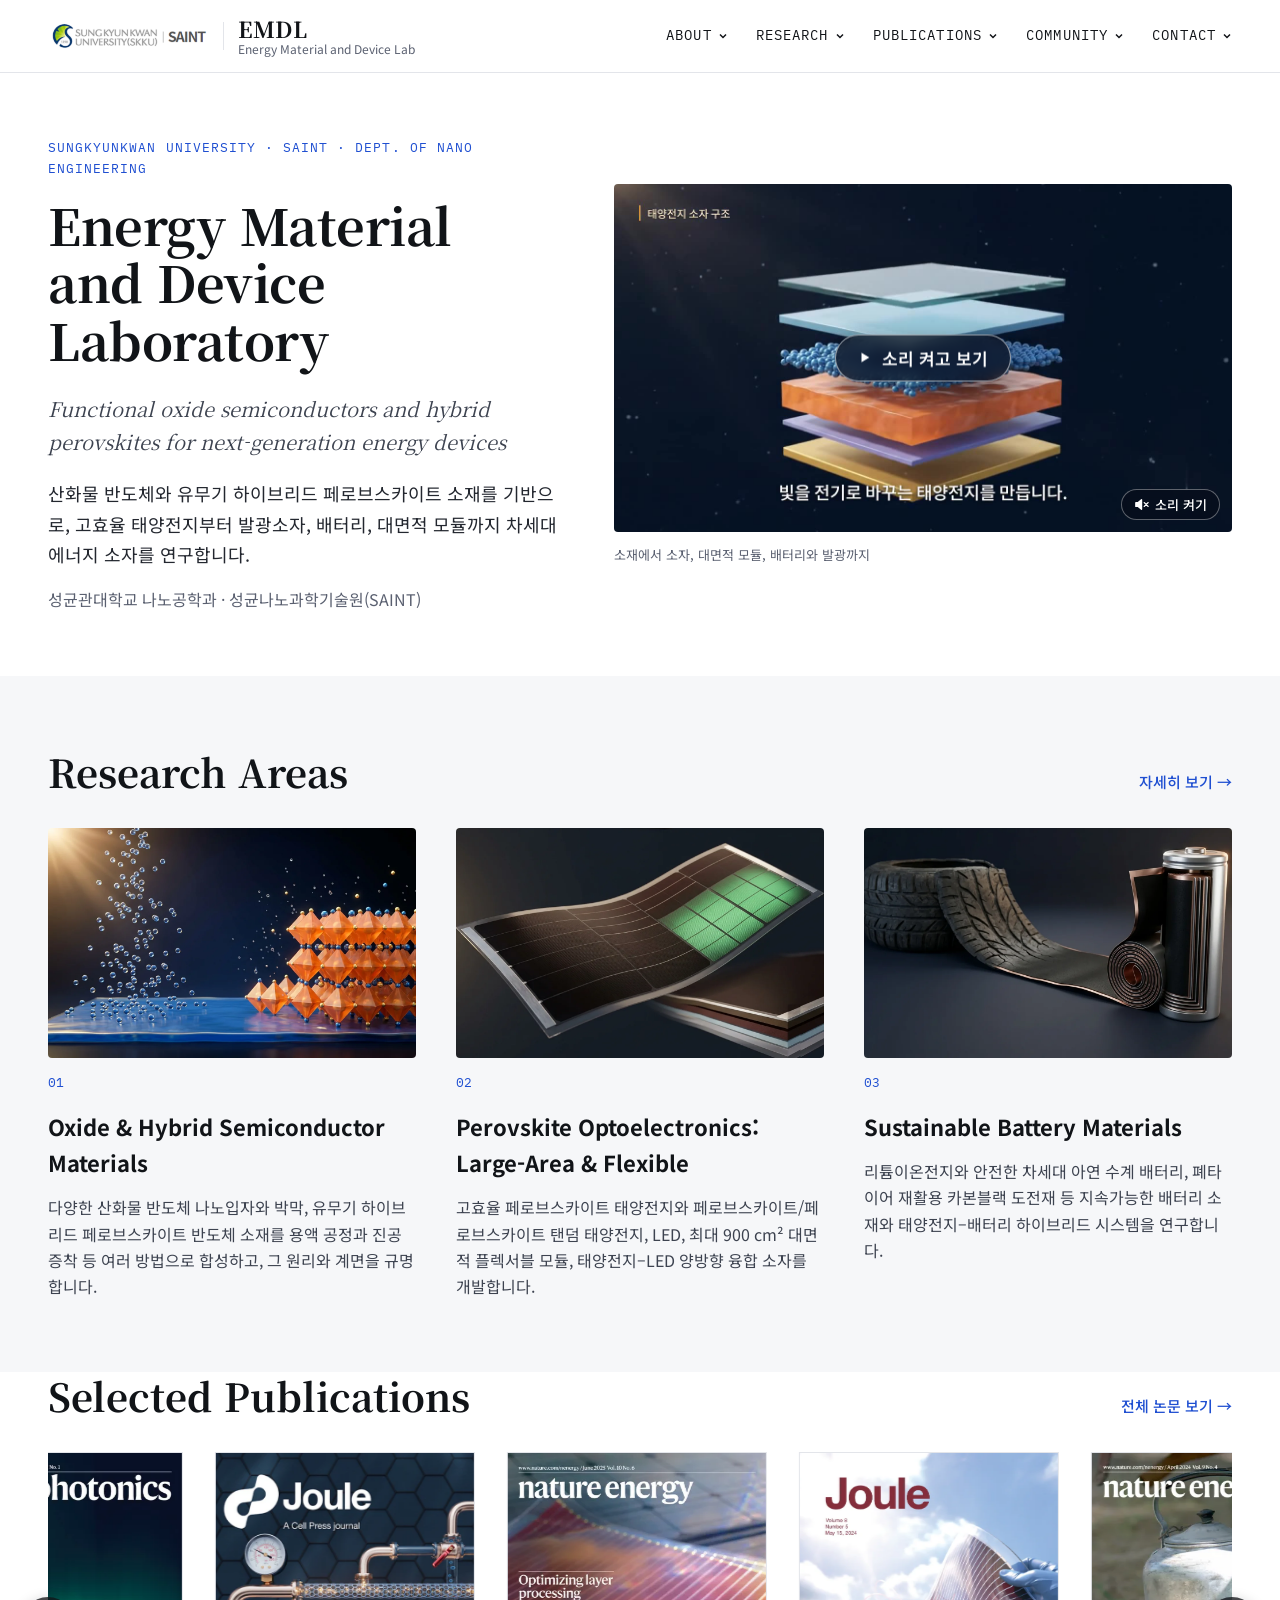
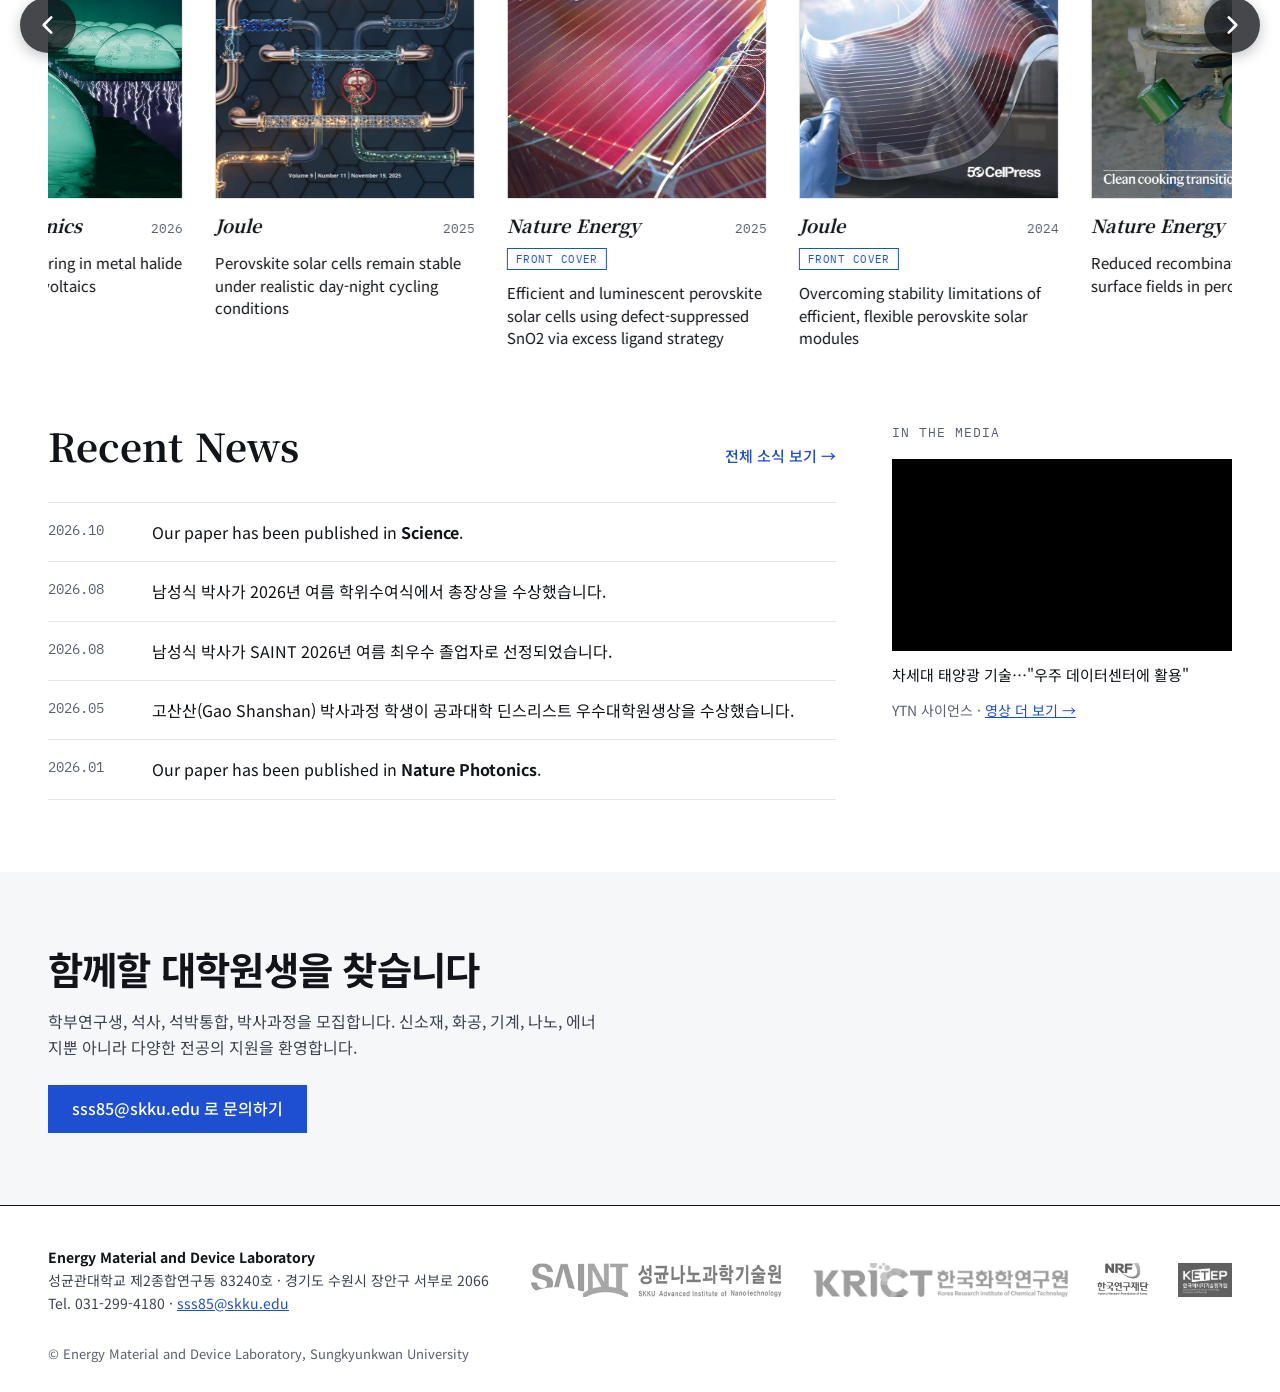
<file: index.html>
<!doctype html>
<html lang="ko">
<head>
<meta charset="utf-8">
<meta name="viewport" content="width=device-width, initial-scale=1">
<title>Energy Material and Device Lab | SKKU</title>
<meta name="description" content="Energy Material and Device Laboratory (EMDL), SAINT &amp; Department of Nano Engineering, Sungkyunkwan University. Functional oxide semiconductors and hybrid perovskites for next-generation energy devices.">
<meta property="og:title" content="Energy Material and Device Lab | SKKU">
<meta property="og:description" content="Energy Material and Device Laboratory (EMDL), SAINT &amp; Department of Nano Engineering, Sungkyunkwan University. Functional oxide semiconductors and hybrid perovskites for next-generation energy devices.">
<meta property="og:type" content="website">
<link rel="icon" href="data:image/svg+xml,%3Csvg xmlns='http://www.w3.org/2000/svg' viewBox='0 0 32 32'%3E%3Crect width='32' height='32' fill='%23111418'/%3E%3Ctext x='16' y='22' font-family='serif' font-size='16' font-weight='700' fill='%23fff' text-anchor='middle'%3EE%3C/text%3E%3C/svg%3E">
<link rel="preconnect" href="https://fonts.googleapis.com"><link rel="preconnect" href="https://fonts.gstatic.com" crossorigin><link href="https://fonts.googleapis.com/css2?family=Noto+Serif+KR:wght@500;700&amp;family=Noto+Sans+KR:wght@400;500;700&amp;family=IBM+Plex+Mono:wght@400;500&amp;display=swap" rel="stylesheet">
<link rel="stylesheet" href="assets/css/site.css?v=ec55af5c">
<link rel="stylesheet" href="assets/css/hero.css?v=0b2c1a33">
</head>
<body>
<header class="site-header">
<div class="wrap bar">
<a class="brand" href="index.html" aria-label="EMDL 홈">
<img src="assets/img/logo/skku-saint.png" alt="Sungkyunkwan University SAINT" width="307" height="65">
<span class="sep" aria-hidden="true"></span>
<span class="name"><b>EMDL</b><span>Energy Material and Device Lab</span></span>
</a>
<button class="menu-btn" type="button" aria-label="메뉴 열기" aria-expanded="false" aria-controls="nav">
<svg aria-hidden="true" width="20" height="20" viewBox="0 0 20 20" fill="none" stroke="currentColor" stroke-width="1.6"><path d="M3 6h14M3 10h14M3 14h14"/></svg>
</button>
<nav class="nav" id="nav" aria-label="주 메뉴"><div class="item"><a class="top" href="professor.html">ABOUT<svg aria-hidden="true" width="10" height="10" viewBox="0 0 10 10" fill="none" stroke="currentColor" stroke-width="1.5"><path d="M2 3.5l3 3 3-3"></path></svg></a><div class="sub"><a href="professor.html">Professor</a><a href="members.html">Members</a><a href="alumni.html">Alumni</a></div></div><div class="item"><a class="top" href="research.html">RESEARCH<svg aria-hidden="true" width="10" height="10" viewBox="0 0 10 10" fill="none" stroke="currentColor" stroke-width="1.5"><path d="M2 3.5l3 3 3-3"></path></svg></a><div class="sub"><a href="research.html#synthesis">Oxide &amp; Hybrid Semiconductor Materials</a><a href="research.html#applications">Perovskite Optoelectronics</a><a href="research.html#waste">Sustainable Battery Materials</a><a href="facilities.html">Facilities</a></div></div><div class="item"><a class="top" href="publications.html">PUBLICATIONS<svg aria-hidden="true" width="10" height="10" viewBox="0 0 10 10" fill="none" stroke="currentColor" stroke-width="1.5"><path d="M2 3.5l3 3 3-3"></path></svg></a><div class="sub"><a href="publications.html#selected">Selected Papers</a><a href="publications.html#all">All Papers</a><a href="patents.html">Patents</a></div></div><div class="item"><a class="top" href="news.html">COMMUNITY<svg aria-hidden="true" width="10" height="10" viewBox="0 0 10 10" fill="none" stroke="currentColor" stroke-width="1.5"><path d="M2 3.5l3 3 3-3"></path></svg></a><div class="sub"><a href="news.html">News</a><a href="media.html">Media</a><a href="gallery.html">Gallery</a></div></div><div class="item"><a class="top" href="contact.html">CONTACT<svg aria-hidden="true" width="10" height="10" viewBox="0 0 10 10" fill="none" stroke="currentColor" stroke-width="1.5"><path d="M2 3.5l3 3 3-3"></path></svg></a><div class="sub"><a href="contact.html#location">Location</a><a href="contact.html#recruit">Recruitment</a></div></div></nav>
</div>
</header>
<main>
<section class="wrap hero" aria-label="연구실 소개">
<div class="text">
<p class="eyebrow">Sungkyunkwan University · SAINT · Dept. of Nano Engineering</p>
<h1><span>Energy Material</span><span>and Device Laboratory</span></h1>
<p class="en">Functional oxide semiconductors and hybrid perovskites for next-generation energy devices</p>
<p class="ko">산화물 반도체와 유무기 하이브리드 페로브스카이트 소재를 기반으로, 고효율 태양전지부터 발광소자, 배터리, 대면적 모듈까지 차세대 에너지 소자를 연구합니다.</p>
<p class="aff">성균관대학교 나노공학과 · 성균나노과학기술원(SAINT)</p>
</div>
<figure class="hero-fig">
<div class="lattice">
<video id="heroVideo" autoplay muted loop playsinline preload="auto" poster="assets/video/emdl-intro-poster.jpg" aria-label="산화물·페로브스카이트 반도체 소재에서 태양전지, 대면적 플렉서블 모듈, 배터리 저장, LED 발광으로 이어지는 연구 소개 영상">
<source src="assets/video/emdl-intro.mp4?v=2" type="video/mp4">
</video>
<button type="button" class="play-sound" id="heroPlay" hidden><svg aria-hidden="true" width="14" height="14" viewBox="0 0 16 16"><path d="M4 2.5v11l9-5.5z" fill="currentColor"/></svg> 소리 켜고 보기</button>
<button type="button" class="sound" id="heroSound" aria-pressed="false"><svg aria-hidden="true" width="15" height="15" viewBox="0 0 16 16" fill="none" stroke="currentColor" stroke-width="1.5" stroke-linejoin="round"><path d="M2 6h2.5L8 3v10L4.5 10H2z" fill="currentColor"/><path d="M11 6l4 4M15 6l-4 4" stroke-linecap="round"/></svg> 소리 켜기</button>
</div>
<figcaption>소재에서 소자, 대면적 모듈, 배터리와 발광까지</figcaption>
</figure>
<script>
(function(){
  var v=document.getElementById('heroVideo'),b=document.getElementById('heroSound'),big=document.getElementById('heroPlay');if(!v||!b)return;
  var KEY='emdl-hero-sound',pref=null;
  try{pref=localStorage.getItem(KEY);}catch(e){}
  function ui(){if(big&&!v.muted)big.hidden=true;b.innerHTML=v.muted?'<svg aria-hidden="true" width="15" height="15" viewBox="0 0 16 16" fill="none" stroke="currentColor" stroke-width="1.5" stroke-linejoin="round"><path d="M2 6h2.5L8 3v10L4.5 10H2z" fill="currentColor"/><path d="M11 6l4 4M15 6l-4 4" stroke-linecap="round"/></svg> 소리 켜기':'<svg aria-hidden="true" width="15" height="15" viewBox="0 0 16 16" fill="none" stroke="currentColor" stroke-width="1.5" stroke-linejoin="round"><path d="M2 6h2.5L8 3v10L4.5 10H2z" fill="currentColor"/><path d="M10.5 5.5a3.5 3.5 0 0 1 0 5M12.5 3.5a6.3 6.3 0 0 1 0 9" stroke-linecap="round"/></svg> 소리 끄기';b.setAttribute('aria-pressed',v.muted?'false':'true');}
  function save(x){try{localStorage.setItem(KEY,x);}catch(e){}}
  function arm(){
    var ev=['pointerup','keydown','touchend'];
    function go(e){ev.forEach(function(n){document.removeEventListener(n,go,true);});
      if(e.target===b||e.target===big||pref==='off')return;
      v.muted=false;v.currentTime=0;last=0;v.play();ui();}
    ev.forEach(function(n){document.addEventListener(n,go,true);});
  }
  var still=window.matchMedia&&matchMedia('(prefers-reduced-motion: reduce)').matches;
  if(still){v.removeAttribute('autoplay');v.pause();v.muted=true;if(big)big.hidden=false;}
  else if(pref!=='off'){
    v.pause();v.currentTime=0;last=0;v.muted=false;
    var p=v.play();
    if(p&&p.catch)p.catch(function(){v.muted=true;v.play();if(big)big.hidden=false;ui();arm();});
    } else { v.muted=true; var q=v.play(); if(q&&q.catch)q.catch(function(){}); }
  // 소리는 한 번만: 영상이 처음으로 다시 돌아가는 순간 자동으로 음소거
  var last=0;
  v.addEventListener('timeupdate',function(){
    if(!v.muted&&v.currentTime+1<last){v.muted=true;ui();}
    last=v.currentTime;
  });
  ui();
  if(big)big.addEventListener('click',function(){v.muted=false;v.currentTime=0;last=0;v.play();big.hidden=true;save('on');pref='on';ui();});
  b.addEventListener('click',function(){
    var turnOn=v.muted;v.muted=!turnOn;
    if(turnOn){v.currentTime=0;last=0;v.play();}
    save(turnOn?'on':'off');pref=turnOn?'on':'off';ui();
  });
})();
</script>

</section>

<section class="section soft" id="research">
<div class="wrap">
<div class="h2-row"><h2 class="h2">Research Areas</h2><a class="more" href="research.html">자세히 보기 →</a></div>
<div class="grid-3"><a class="topic" href="research.html#synthesis"><div class="ph"><img src="assets/img/research/topic-1.webp" alt="Oxide &amp; Hybrid Semiconductor Materials 연구 개요" loading="lazy"></div>
<span class="num">01</span><h3>Oxide &amp; Hybrid Semiconductor Materials</h3><p>다양한 산화물 반도체 나노입자와 박막, 유무기 하이브리드 페로브스카이트 반도체 소재를 용액 공정과 진공 증착 등 여러 방법으로 합성하고, 그 원리와 계면을 규명합니다.</p></a><a class="topic" href="research.html#applications"><div class="ph"><img src="assets/img/research/topic-2.webp" alt="Perovskite Optoelectronics: Large-Area &amp; Flexible 연구 개요" loading="lazy"></div>
<span class="num">02</span><h3>Perovskite Optoelectronics: Large-Area &amp; Flexible</h3><p>고효율 페로브스카이트 태양전지와 페로브스카이트/페로브스카이트 탠덤 태양전지, LED, 최대 900 cm² 대면적 플렉서블 모듈, 태양전지–LED 양방향 융합 소자를 개발합니다.</p></a><a class="topic" href="research.html#waste"><div class="ph"><img src="assets/img/research/topic-3.webp" alt="Sustainable Battery Materials 연구 개요" loading="lazy"></div>
<span class="num">03</span><h3>Sustainable Battery Materials</h3><p>리튬이온전지와 안전한 차세대 아연 수계 배터리, 폐타이어 재활용 카본블랙 도전재 등 지속가능한 배터리 소재와 태양전지–배터리 하이브리드 시스템을 연구합니다.</p></a></div>
</div>
</section>

<section class="section" id="publications">
<div class="wrap">
<div class="h2-row"><h2 class="h2">Selected Publications</h2><a class="more" href="publications.html">전체 논문 보기 →</a></div>
<div class="slider"><button type="button" class="sl-btn prev" aria-label="이전 논문"><svg viewBox="0 0 24 24" width="26" height="26" aria-hidden="true"><path d="M15 5l-7 7 7 7" fill="none" stroke="currentColor" stroke-width="2.4" stroke-linecap="round" stroke-linejoin="round"/></svg></button><div class="marquee"><div class="track"><a class="pcard" href="https://www.science.org/doi/abs/10.1126/science.aeb4554"><div class="ph"><img src="assets/img/pubs/science-2026.webp" alt="" loading="lazy" class="fit-cover"></div><div class="meta"><b>Science</b><span>2026</span></div><span class="t">Volatile eutectics to tailor crystallization for perovskite optoelectronics</span></a><a class="pcard" href="https://www.nature.com/articles/s41566-025-01809-8"><div class="ph"><img src="assets/img/pubs/natphoton-2026.webp" alt="" loading="lazy" class="fit-cover"></div><div class="meta"><b>Nature Photonics</b><span>2026</span></div><span class="t">Interlayer engineering in metal halide perovskite photovoltaics</span></a><a class="pcard" href="https://www.cell.com/joule/abstract/S2542-4351(25)00403-9"><div class="ph"><img src="assets/img/pubs/joule-2025.webp" alt="" loading="lazy" class="fit-cover"></div><div class="meta"><b>Joule</b><span>2025</span></div><span class="t">Perovskite solar cells remain stable under realistic day-night cycling conditions</span></a><a class="pcard" href="https://www.nature.com/articles/s41560-025-01781-1"><div class="ph"><img src="assets/img/pubs/natenergy-2025-cover.webp" alt="" loading="lazy" class="fit-cover"></div><div class="meta"><b>Nature Energy</b><span>2025</span></div><em class="badge">FRONT COVER</em><span class="t">Efficient and luminescent perovskite solar cells using defect-suppressed SnO2 via excess ligand strategy</span></a><a class="pcard" href="https://www.cell.com/joule/abstract/S2542-4351(24)00063-1"><div class="ph"><img src="assets/img/pubs/joule-2024-cover.webp" alt="" loading="lazy" class="fit-cover"></div><div class="meta"><b>Joule</b><span>2024</span></div><em class="badge">FRONT COVER</em><span class="t">Overcoming stability limitations of efficient, flexible perovskite solar modules</span></a><a class="pcard" href="https://www.nature.com/articles/s41560-024-01470-5"><div class="ph"><img src="assets/img/pubs/natenergy-2024.webp" alt="" loading="lazy" class="fit-cover"></div><div class="meta"><b>Nature Energy</b><span>2024</span></div><span class="t">Reduced recombination via tunable surface fields in perovskite thin films</span></a><a class="pcard" href="https://doi.org/10.1038/s41586-021-03285-w"><div class="ph"><img src="assets/img/pubs/nature-2021-cover.webp" alt="" loading="lazy" class="fit-cover"></div><div class="meta"><b>Nature</b><span>2021</span></div><em class="badge">FRONT COVER</em><span class="t">Efficient perovskite solar cells via improved carrier management</span></a><a class="pcard" href="https://doi.org/10.1126/science.aam6620"><div class="ph"><img src="assets/img/pubs/science-2017-6334.webp" alt="" loading="lazy" class="fit-cover"></div><div class="meta"><b>Science</b><span>2017</span></div><span class="t">Colloidally prepared La-doped BaSnO3 electrodes for efficient, photostable perovskite solar cells</span></a><a class="pcard" href="https://www.science.org/doi/abs/10.1126/science.aeb4554" aria-hidden="true" tabindex="-1"><div class="ph"><img src="assets/img/pubs/science-2026.webp" alt="" loading="lazy" class="fit-cover"></div><div class="meta"><b>Science</b><span>2026</span></div><span class="t">Volatile eutectics to tailor crystallization for perovskite optoelectronics</span></a><a class="pcard" href="https://www.nature.com/articles/s41566-025-01809-8" aria-hidden="true" tabindex="-1"><div class="ph"><img src="assets/img/pubs/natphoton-2026.webp" alt="" loading="lazy" class="fit-cover"></div><div class="meta"><b>Nature Photonics</b><span>2026</span></div><span class="t">Interlayer engineering in metal halide perovskite photovoltaics</span></a><a class="pcard" href="https://www.cell.com/joule/abstract/S2542-4351(25)00403-9" aria-hidden="true" tabindex="-1"><div class="ph"><img src="assets/img/pubs/joule-2025.webp" alt="" loading="lazy" class="fit-cover"></div><div class="meta"><b>Joule</b><span>2025</span></div><span class="t">Perovskite solar cells remain stable under realistic day-night cycling conditions</span></a><a class="pcard" href="https://www.nature.com/articles/s41560-025-01781-1" aria-hidden="true" tabindex="-1"><div class="ph"><img src="assets/img/pubs/natenergy-2025-cover.webp" alt="" loading="lazy" class="fit-cover"></div><div class="meta"><b>Nature Energy</b><span>2025</span></div><em class="badge">FRONT COVER</em><span class="t">Efficient and luminescent perovskite solar cells using defect-suppressed SnO2 via excess ligand strategy</span></a><a class="pcard" href="https://www.cell.com/joule/abstract/S2542-4351(24)00063-1" aria-hidden="true" tabindex="-1"><div class="ph"><img src="assets/img/pubs/joule-2024-cover.webp" alt="" loading="lazy" class="fit-cover"></div><div class="meta"><b>Joule</b><span>2024</span></div><em class="badge">FRONT COVER</em><span class="t">Overcoming stability limitations of efficient, flexible perovskite solar modules</span></a><a class="pcard" href="https://www.nature.com/articles/s41560-024-01470-5" aria-hidden="true" tabindex="-1"><div class="ph"><img src="assets/img/pubs/natenergy-2024.webp" alt="" loading="lazy" class="fit-cover"></div><div class="meta"><b>Nature Energy</b><span>2024</span></div><span class="t">Reduced recombination via tunable surface fields in perovskite thin films</span></a><a class="pcard" href="https://doi.org/10.1038/s41586-021-03285-w" aria-hidden="true" tabindex="-1"><div class="ph"><img src="assets/img/pubs/nature-2021-cover.webp" alt="" loading="lazy" class="fit-cover"></div><div class="meta"><b>Nature</b><span>2021</span></div><em class="badge">FRONT COVER</em><span class="t">Efficient perovskite solar cells via improved carrier management</span></a><a class="pcard" href="https://doi.org/10.1126/science.aam6620" aria-hidden="true" tabindex="-1"><div class="ph"><img src="assets/img/pubs/science-2017-6334.webp" alt="" loading="lazy" class="fit-cover"></div><div class="meta"><b>Science</b><span>2017</span></div><span class="t">Colloidally prepared La-doped BaSnO3 electrodes for efficient, photostable perovskite solar cells</span></a></div></div><button type="button" class="sl-btn next" aria-label="다음 논문"><svg viewBox="0 0 24 24" width="26" height="26" aria-hidden="true"><path d="M9 5l7 7-7 7" fill="none" stroke="currentColor" stroke-width="2.4" stroke-linecap="round" stroke-linejoin="round"/></svg></button></div>
</div>
</section>

<section class="section" id="news">
<div class="wrap news-row">
<div class="list">
<div class="h2-row"><h2 class="h2">Recent News</h2><a class="more" href="news.html">전체 소식 보기 →</a></div>
<div><a class="nitem" href="https://www.science.org/doi/abs/10.1126/science.aeb4554"><span class="d">2026.10</span><span>Our paper has been published in <b>Science</b>.</span></a><div class="nitem"><span class="d">2026.08</span><span>남성식 박사가 2026년 여름 학위수여식에서 총장상을 수상했습니다.</span></div><div class="nitem"><span class="d">2026.08</span><span>남성식 박사가 SAINT 2026년 여름 최우수 졸업자로 선정되었습니다.</span></div><div class="nitem"><span class="d">2026.05</span><span>고산산(Gao Shanshan) 박사과정 학생이 공과대학 딘스리스트 우수대학원생상을 수상했습니다.</span></div><a class="nitem" href="https://www.nature.com/articles/s41566-025-01809-8"><span class="d">2026.01</span><span>Our paper has been published in <b>Nature Photonics</b>.</span></a></div>
</div>
<div class="media">
<p class="eyebrow" style="color:var(--muted);margin-bottom:4px">In the Media</p>
<div class="video"><iframe src="https://www.youtube-nocookie.com/embed/qIzRMPYQL5A" title="차세대 태양광 기술…&quot;우주 데이터센터에 활용&quot;" loading="lazy" allow="encrypted-media; picture-in-picture" allowfullscreen></iframe></div>
<p style="margin:0;font-size:15px">차세대 태양광 기술…&quot;우주 데이터센터에 활용&quot;</p>
<p style="margin:0;font-size:14px" class="muted">YTN 사이언스 · <a href="media.html">영상 더 보기 →</a></p>
</div>
</div>
</section>

<section class="section soft" id="contact">
<div class="wrap recruit">
<div class="l">
<h2 class="h2 ko" style="margin-bottom:16px">함께할 대학원생을 찾습니다</h2>
<p style="margin:0 0 24px;max-width:560px;color:var(--ink-2)">학부연구생, 석사, 석박통합, 박사과정을 모집합니다. 신소재, 화공, 기계, 나노, 에너지뿐 아니라 다양한 전공의 지원을 환영합니다.</p>
<a class="btn" href="mailto:sss85@skku.edu">sss85@skku.edu 로 문의하기</a>
</div>
</div>
</section>
</main>
<footer class="site-footer">
<div class="wrap top">
<div class="addr"><b>Energy Material and Device Laboratory</b><br>성균관대학교 제2종합연구동 83240호 · 경기도 수원시 장안구 서부로 2066<br>Tel. 031-299-4180 · <a href="mailto:sss85@skku.edu">sss85@skku.edu</a></div>
<div class="partners">
<a href="https://saint.skku.edu/saint/index.do" aria-label="SAINT"><img src="assets/img/logo/saint.png" alt="SAINT 성균나노과학기술원" loading="lazy"></a>
<a href="https://www.krict.re.kr/" aria-label="KRICT"><img src="assets/img/logo/krict.png" alt="한국화학연구원 KRICT" loading="lazy"></a>
<a href="https://www.nrf.re.kr/index" aria-label="NRF"><img src="assets/img/logo/nrf.webp" alt="한국연구재단 NRF" loading="lazy"></a>
<a href="https://www.ketep.re.kr/" aria-label="KETEP"><img src="assets/img/logo/ketep.webp" alt="한국에너지기술평가원 KETEP" loading="lazy"></a>
</div>
</div>
<div class="wrap copy">© Energy Material and Device Laboratory, Sungkyunkwan University</div>
</footer>
<script src="assets/js/site.js?v=102a0fb0"></script>
</body>
</html>
</file>
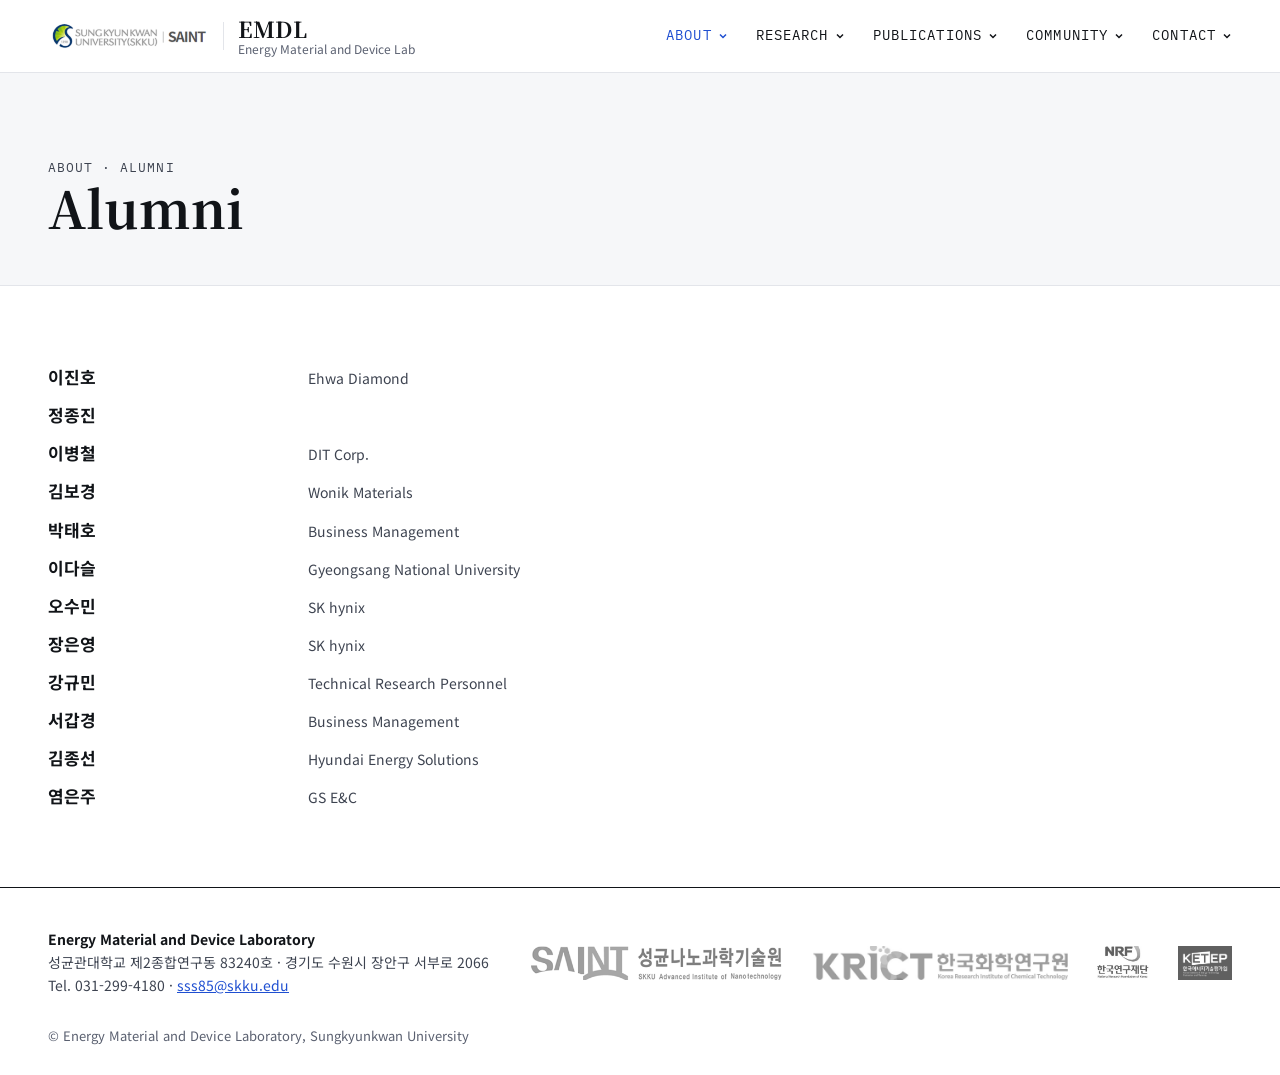
<file: alumni.html>
<!doctype html>
<html lang="ko">
<head>
<meta charset="utf-8">
<meta name="viewport" content="width=device-width, initial-scale=1">
<title>Alumni | EMDL, SKKU</title>
<meta name="description" content="Energy Material and Device Laboratory (EMDL), SAINT &amp; Department of Nano Engineering, Sungkyunkwan University.">
<meta property="og:title" content="Alumni | EMDL, SKKU">
<meta property="og:description" content="Energy Material and Device Laboratory (EMDL), SAINT &amp; Department of Nano Engineering, Sungkyunkwan University.">
<meta property="og:type" content="website">
<link rel="icon" href="data:image/svg+xml,%3Csvg xmlns='http://www.w3.org/2000/svg' viewBox='0 0 32 32'%3E%3Crect width='32' height='32' fill='%23111418'/%3E%3Ctext x='16' y='22' font-family='serif' font-size='16' font-weight='700' fill='%23fff' text-anchor='middle'%3EE%3C/text%3E%3C/svg%3E">
<link rel="preconnect" href="https://fonts.googleapis.com"><link rel="preconnect" href="https://fonts.gstatic.com" crossorigin><link href="https://fonts.googleapis.com/css2?family=Noto+Serif+KR:wght@500;700&amp;family=Noto+Sans+KR:wght@400;500;700&amp;family=IBM+Plex+Mono:wght@400;500&amp;display=swap" rel="stylesheet">
<link rel="stylesheet" href="assets/css/site.css?v=ec55af5c">

</head>
<body>
<header class="site-header">
<div class="wrap bar">
<a class="brand" href="index.html" aria-label="EMDL 홈">
<img src="assets/img/logo/skku-saint.png" alt="Sungkyunkwan University SAINT" width="307" height="65">
<span class="sep" aria-hidden="true"></span>
<span class="name"><b>EMDL</b><span>Energy Material and Device Lab</span></span>
</a>
<button class="menu-btn" type="button" aria-label="메뉴 열기" aria-expanded="false" aria-controls="nav">
<svg aria-hidden="true" width="20" height="20" viewBox="0 0 20 20" fill="none" stroke="currentColor" stroke-width="1.6"><path d="M3 6h14M3 10h14M3 14h14"/></svg>
</button>
<nav class="nav" id="nav" aria-label="주 메뉴"><div class="item"><a class="top" href="professor.html" aria-current="page">ABOUT<svg aria-hidden="true" width="10" height="10" viewBox="0 0 10 10" fill="none" stroke="currentColor" stroke-width="1.5"><path d="M2 3.5l3 3 3-3"></path></svg></a><div class="sub"><a href="professor.html">Professor</a><a href="members.html">Members</a><a href="alumni.html">Alumni</a></div></div><div class="item"><a class="top" href="research.html">RESEARCH<svg aria-hidden="true" width="10" height="10" viewBox="0 0 10 10" fill="none" stroke="currentColor" stroke-width="1.5"><path d="M2 3.5l3 3 3-3"></path></svg></a><div class="sub"><a href="research.html#synthesis">Oxide &amp; Hybrid Semiconductor Materials</a><a href="research.html#applications">Perovskite Optoelectronics</a><a href="research.html#waste">Sustainable Battery Materials</a><a href="facilities.html">Facilities</a></div></div><div class="item"><a class="top" href="publications.html">PUBLICATIONS<svg aria-hidden="true" width="10" height="10" viewBox="0 0 10 10" fill="none" stroke="currentColor" stroke-width="1.5"><path d="M2 3.5l3 3 3-3"></path></svg></a><div class="sub"><a href="publications.html#selected">Selected Papers</a><a href="publications.html#all">All Papers</a><a href="patents.html">Patents</a></div></div><div class="item"><a class="top" href="news.html">COMMUNITY<svg aria-hidden="true" width="10" height="10" viewBox="0 0 10 10" fill="none" stroke="currentColor" stroke-width="1.5"><path d="M2 3.5l3 3 3-3"></path></svg></a><div class="sub"><a href="news.html">News</a><a href="media.html">Media</a><a href="gallery.html">Gallery</a></div></div><div class="item"><a class="top" href="contact.html">CONTACT<svg aria-hidden="true" width="10" height="10" viewBox="0 0 10 10" fill="none" stroke="currentColor" stroke-width="1.5"><path d="M2 3.5l3 3 3-3"></path></svg></a><div class="sub"><a href="contact.html#location">Location</a><a href="contact.html#recruit">Recruitment</a></div></div></nav>
</div>
</header>
<main>
<section class="page-head"><div class="wrap"><p class="crumb">About · Alumni</p><h1>Alumni</h1></div></section><section class="section"><div class="wrap"><div class="alumni"><article class="alum"><h3>이진호</h3><span class="note">Ehwa Diamond</span></article><article class="alum"><h3>정종진</h3></article><article class="alum"><h3>이병철</h3><span class="note">DIT Corp.</span></article><article class="alum"><h3>김보경</h3><span class="note">Wonik Materials</span></article><article class="alum"><h3>박태호</h3><span class="note">Business Management</span></article><article class="alum"><h3>이다슬</h3><span class="note">Gyeongsang National University</span></article><article class="alum"><h3>오수민</h3><span class="note">SK hynix</span></article><article class="alum"><h3>장은영</h3><span class="note">SK hynix</span></article><article class="alum"><h3>강규민</h3><span class="note">Technical Research Personnel</span></article><article class="alum"><h3>서갑경</h3><span class="note">Business Management</span></article><article class="alum"><h3>김종선</h3><span class="note">Hyundai Energy Solutions</span></article><article class="alum"><h3>염은주</h3><span class="note">GS E&amp;C</span></article></div></div></section>
</main>
<footer class="site-footer">
<div class="wrap top">
<div class="addr"><b>Energy Material and Device Laboratory</b><br>성균관대학교 제2종합연구동 83240호 · 경기도 수원시 장안구 서부로 2066<br>Tel. 031-299-4180 · <a href="mailto:sss85@skku.edu">sss85@skku.edu</a></div>
<div class="partners">
<a href="https://saint.skku.edu/saint/index.do" aria-label="SAINT"><img src="assets/img/logo/saint.png" alt="SAINT 성균나노과학기술원" loading="lazy"></a>
<a href="https://www.krict.re.kr/" aria-label="KRICT"><img src="assets/img/logo/krict.png" alt="한국화학연구원 KRICT" loading="lazy"></a>
<a href="https://www.nrf.re.kr/index" aria-label="NRF"><img src="assets/img/logo/nrf.webp" alt="한국연구재단 NRF" loading="lazy"></a>
<a href="https://www.ketep.re.kr/" aria-label="KETEP"><img src="assets/img/logo/ketep.webp" alt="한국에너지기술평가원 KETEP" loading="lazy"></a>
</div>
</div>
<div class="wrap copy">© Energy Material and Device Laboratory, Sungkyunkwan University</div>
</footer>
<script src="assets/js/site.js?v=102a0fb0"></script>
</body>
</html>
</file>
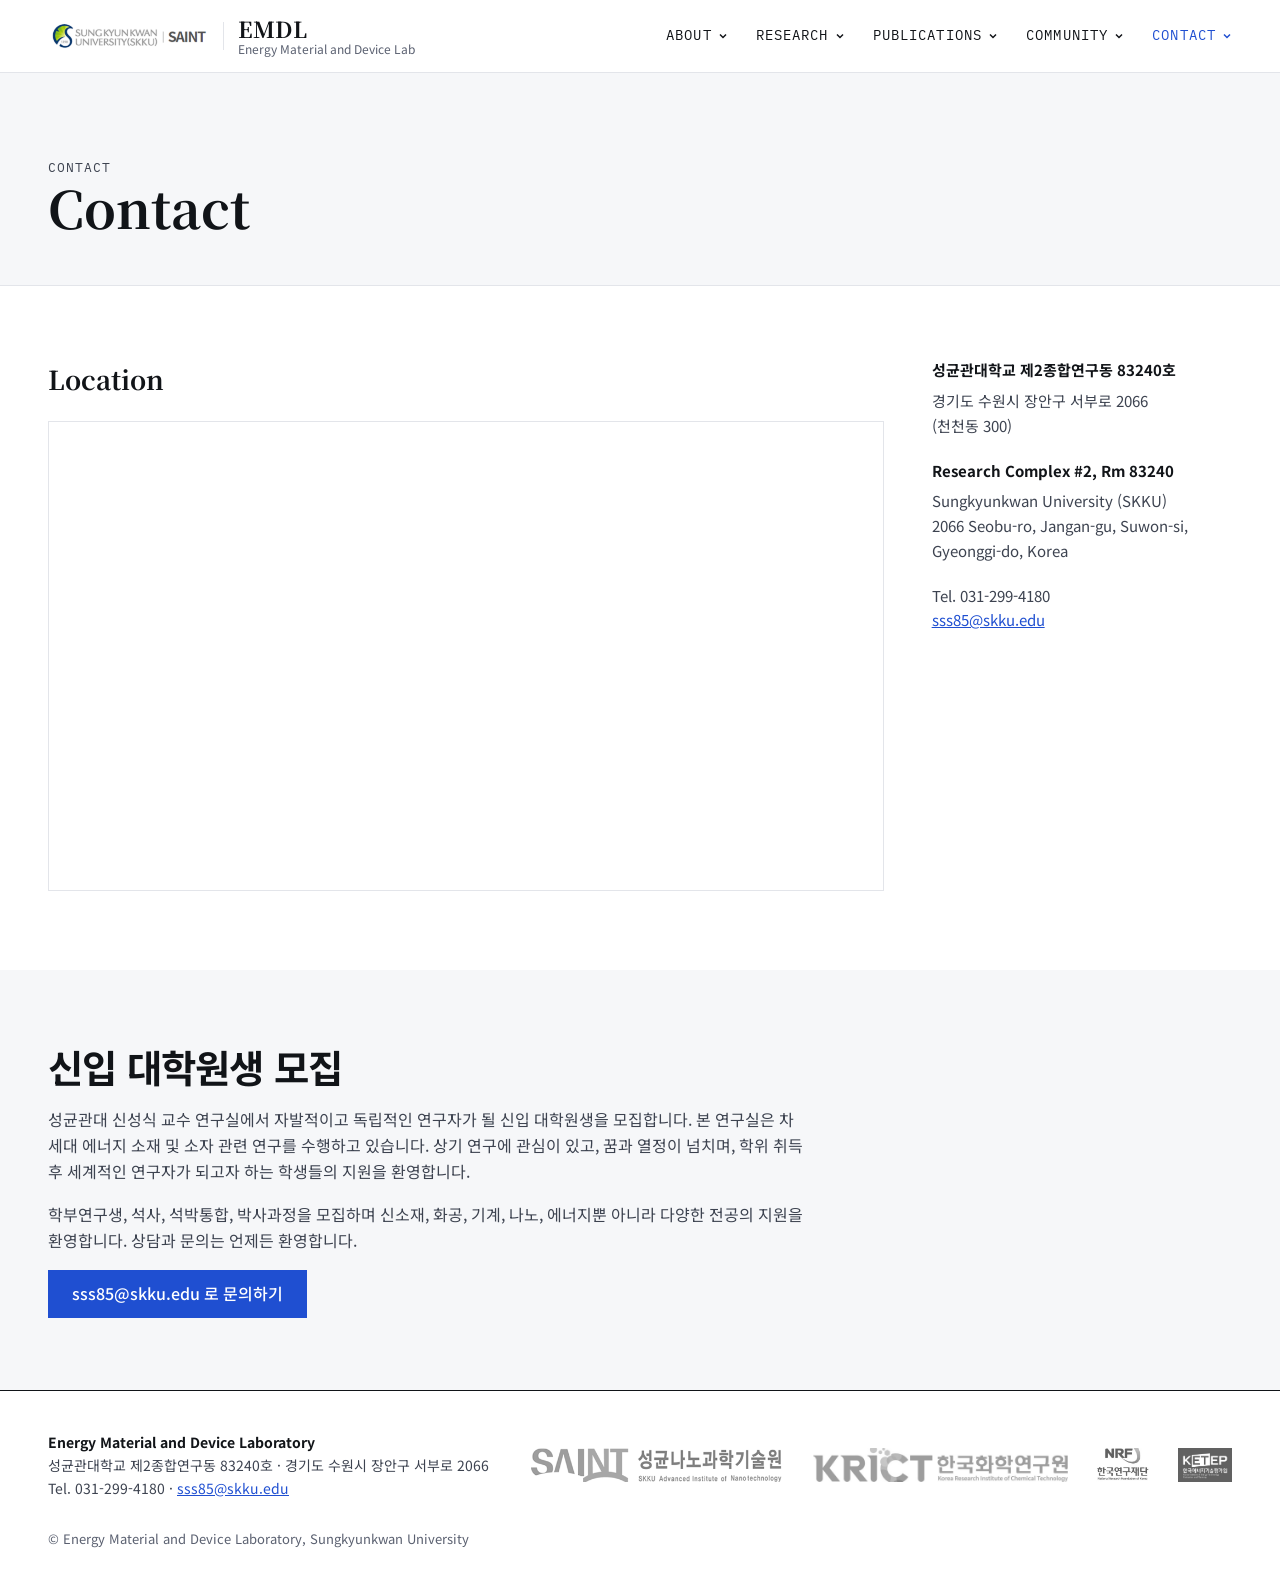
<file: contact.html>
<!doctype html>
<html lang="ko">
<head>
<meta charset="utf-8">
<meta name="viewport" content="width=device-width, initial-scale=1">
<title>Contact | EMDL, SKKU</title>
<meta name="description" content="Energy Material and Device Laboratory (EMDL), SAINT &amp; Department of Nano Engineering, Sungkyunkwan University.">
<meta property="og:title" content="Contact | EMDL, SKKU">
<meta property="og:description" content="Energy Material and Device Laboratory (EMDL), SAINT &amp; Department of Nano Engineering, Sungkyunkwan University.">
<meta property="og:type" content="website">
<link rel="icon" href="data:image/svg+xml,%3Csvg xmlns='http://www.w3.org/2000/svg' viewBox='0 0 32 32'%3E%3Crect width='32' height='32' fill='%23111418'/%3E%3Ctext x='16' y='22' font-family='serif' font-size='16' font-weight='700' fill='%23fff' text-anchor='middle'%3EE%3C/text%3E%3C/svg%3E">
<link rel="preconnect" href="https://fonts.googleapis.com"><link rel="preconnect" href="https://fonts.gstatic.com" crossorigin><link href="https://fonts.googleapis.com/css2?family=Noto+Serif+KR:wght@500;700&amp;family=Noto+Sans+KR:wght@400;500;700&amp;family=IBM+Plex+Mono:wght@400;500&amp;display=swap" rel="stylesheet">
<link rel="stylesheet" href="assets/css/site.css?v=ec55af5c">

</head>
<body>
<header class="site-header">
<div class="wrap bar">
<a class="brand" href="index.html" aria-label="EMDL 홈">
<img src="assets/img/logo/skku-saint.png" alt="Sungkyunkwan University SAINT" width="307" height="65">
<span class="sep" aria-hidden="true"></span>
<span class="name"><b>EMDL</b><span>Energy Material and Device Lab</span></span>
</a>
<button class="menu-btn" type="button" aria-label="메뉴 열기" aria-expanded="false" aria-controls="nav">
<svg aria-hidden="true" width="20" height="20" viewBox="0 0 20 20" fill="none" stroke="currentColor" stroke-width="1.6"><path d="M3 6h14M3 10h14M3 14h14"/></svg>
</button>
<nav class="nav" id="nav" aria-label="주 메뉴"><div class="item"><a class="top" href="professor.html">ABOUT<svg aria-hidden="true" width="10" height="10" viewBox="0 0 10 10" fill="none" stroke="currentColor" stroke-width="1.5"><path d="M2 3.5l3 3 3-3"></path></svg></a><div class="sub"><a href="professor.html">Professor</a><a href="members.html">Members</a><a href="alumni.html">Alumni</a></div></div><div class="item"><a class="top" href="research.html">RESEARCH<svg aria-hidden="true" width="10" height="10" viewBox="0 0 10 10" fill="none" stroke="currentColor" stroke-width="1.5"><path d="M2 3.5l3 3 3-3"></path></svg></a><div class="sub"><a href="research.html#synthesis">Oxide &amp; Hybrid Semiconductor Materials</a><a href="research.html#applications">Perovskite Optoelectronics</a><a href="research.html#waste">Sustainable Battery Materials</a><a href="facilities.html">Facilities</a></div></div><div class="item"><a class="top" href="publications.html">PUBLICATIONS<svg aria-hidden="true" width="10" height="10" viewBox="0 0 10 10" fill="none" stroke="currentColor" stroke-width="1.5"><path d="M2 3.5l3 3 3-3"></path></svg></a><div class="sub"><a href="publications.html#selected">Selected Papers</a><a href="publications.html#all">All Papers</a><a href="patents.html">Patents</a></div></div><div class="item"><a class="top" href="news.html">COMMUNITY<svg aria-hidden="true" width="10" height="10" viewBox="0 0 10 10" fill="none" stroke="currentColor" stroke-width="1.5"><path d="M2 3.5l3 3 3-3"></path></svg></a><div class="sub"><a href="news.html">News</a><a href="media.html">Media</a><a href="gallery.html">Gallery</a></div></div><div class="item"><a class="top" href="contact.html" aria-current="page">CONTACT<svg aria-hidden="true" width="10" height="10" viewBox="0 0 10 10" fill="none" stroke="currentColor" stroke-width="1.5"><path d="M2 3.5l3 3 3-3"></path></svg></a><div class="sub"><a href="contact.html#location">Location</a><a href="contact.html#recruit">Recruitment</a></div></div></nav>
</div>
</header>
<main>
<section class="page-head"><div class="wrap"><p class="crumb">Contact</p><h1>Contact</h1></div></section>
<section class="section" id="location"><div class="wrap recruit">
<div class="l">
<h2 class="sub-h" style="margin-top:0">Location</h2>
<iframe class="map" title="성균관대학교 제2종합연구동 지도" loading="lazy" src="https://maps.google.com/maps?hl=ko&amp;q=%EC%84%B1%EA%B7%A0%EA%B4%80%EB%8C%80%ED%95%99%EA%B5%90+%EC%A0%9C2%EC%A2%85%ED%95%A9%EC%97%B0%EA%B5%AC%EB%8F%99&amp;ll=37.293267,126.978485&amp;z=17&amp;output=embed"></iframe>
</div>
<div class="r">
<p style="margin:0 0 6px;font-weight:700;color:var(--ink)">성균관대학교 제2종합연구동 83240호</p>
<p style="margin:0 0 20px">경기도 수원시 장안구 서부로 2066<br>(천천동 300)</p>
<p style="margin:0 0 6px;font-weight:700;color:var(--ink)">Research Complex #2, Rm 83240</p>
<p style="margin:0 0 20px">Sungkyunkwan University (SKKU)<br>2066 Seobu-ro, Jangan-gu, Suwon-si,<br>Gyeonggi-do, Korea</p>
<p style="margin:0">Tel. 031-299-4180<br><a href="mailto:sss85@skku.edu">sss85@skku.edu</a></p>
</div>
</div></section>
<section class="section soft" id="recruit"><div class="wrap">
<h2 class="h2 ko" style="margin-bottom:16px">신입 대학원생 모집</h2>
<p style="max-width:760px;color:var(--ink-2)">성균관대 신성식 교수 연구실에서 자발적이고 독립적인 연구자가 될 신입 대학원생을 모집합니다. 본 연구실은 차세대 에너지 소재 및 소자 관련 연구를 수행하고 있습니다. 상기 연구에 관심이 있고, 꿈과 열정이 넘치며, 학위 취득 후 세계적인 연구자가 되고자 하는 학생들의 지원을 환영합니다.</p>
<p style="max-width:760px;color:var(--ink-2)">학부연구생, 석사, 석박통합, 박사과정을 모집하며 신소재, 화공, 기계, 나노, 에너지뿐 아니라 다양한 전공의 지원을 환영합니다. 상담과 문의는 언제든 환영합니다.</p>
<a class="btn" href="mailto:sss85@skku.edu">sss85@skku.edu 로 문의하기</a>
</div></section>
</main>
<footer class="site-footer">
<div class="wrap top">
<div class="addr"><b>Energy Material and Device Laboratory</b><br>성균관대학교 제2종합연구동 83240호 · 경기도 수원시 장안구 서부로 2066<br>Tel. 031-299-4180 · <a href="mailto:sss85@skku.edu">sss85@skku.edu</a></div>
<div class="partners">
<a href="https://saint.skku.edu/saint/index.do" aria-label="SAINT"><img src="assets/img/logo/saint.png" alt="SAINT 성균나노과학기술원" loading="lazy"></a>
<a href="https://www.krict.re.kr/" aria-label="KRICT"><img src="assets/img/logo/krict.png" alt="한국화학연구원 KRICT" loading="lazy"></a>
<a href="https://www.nrf.re.kr/index" aria-label="NRF"><img src="assets/img/logo/nrf.webp" alt="한국연구재단 NRF" loading="lazy"></a>
<a href="https://www.ketep.re.kr/" aria-label="KETEP"><img src="assets/img/logo/ketep.webp" alt="한국에너지기술평가원 KETEP" loading="lazy"></a>
</div>
</div>
<div class="wrap copy">© Energy Material and Device Laboratory, Sungkyunkwan University</div>
</footer>
<script src="assets/js/site.js?v=102a0fb0"></script>
</body>
</html>
</file>
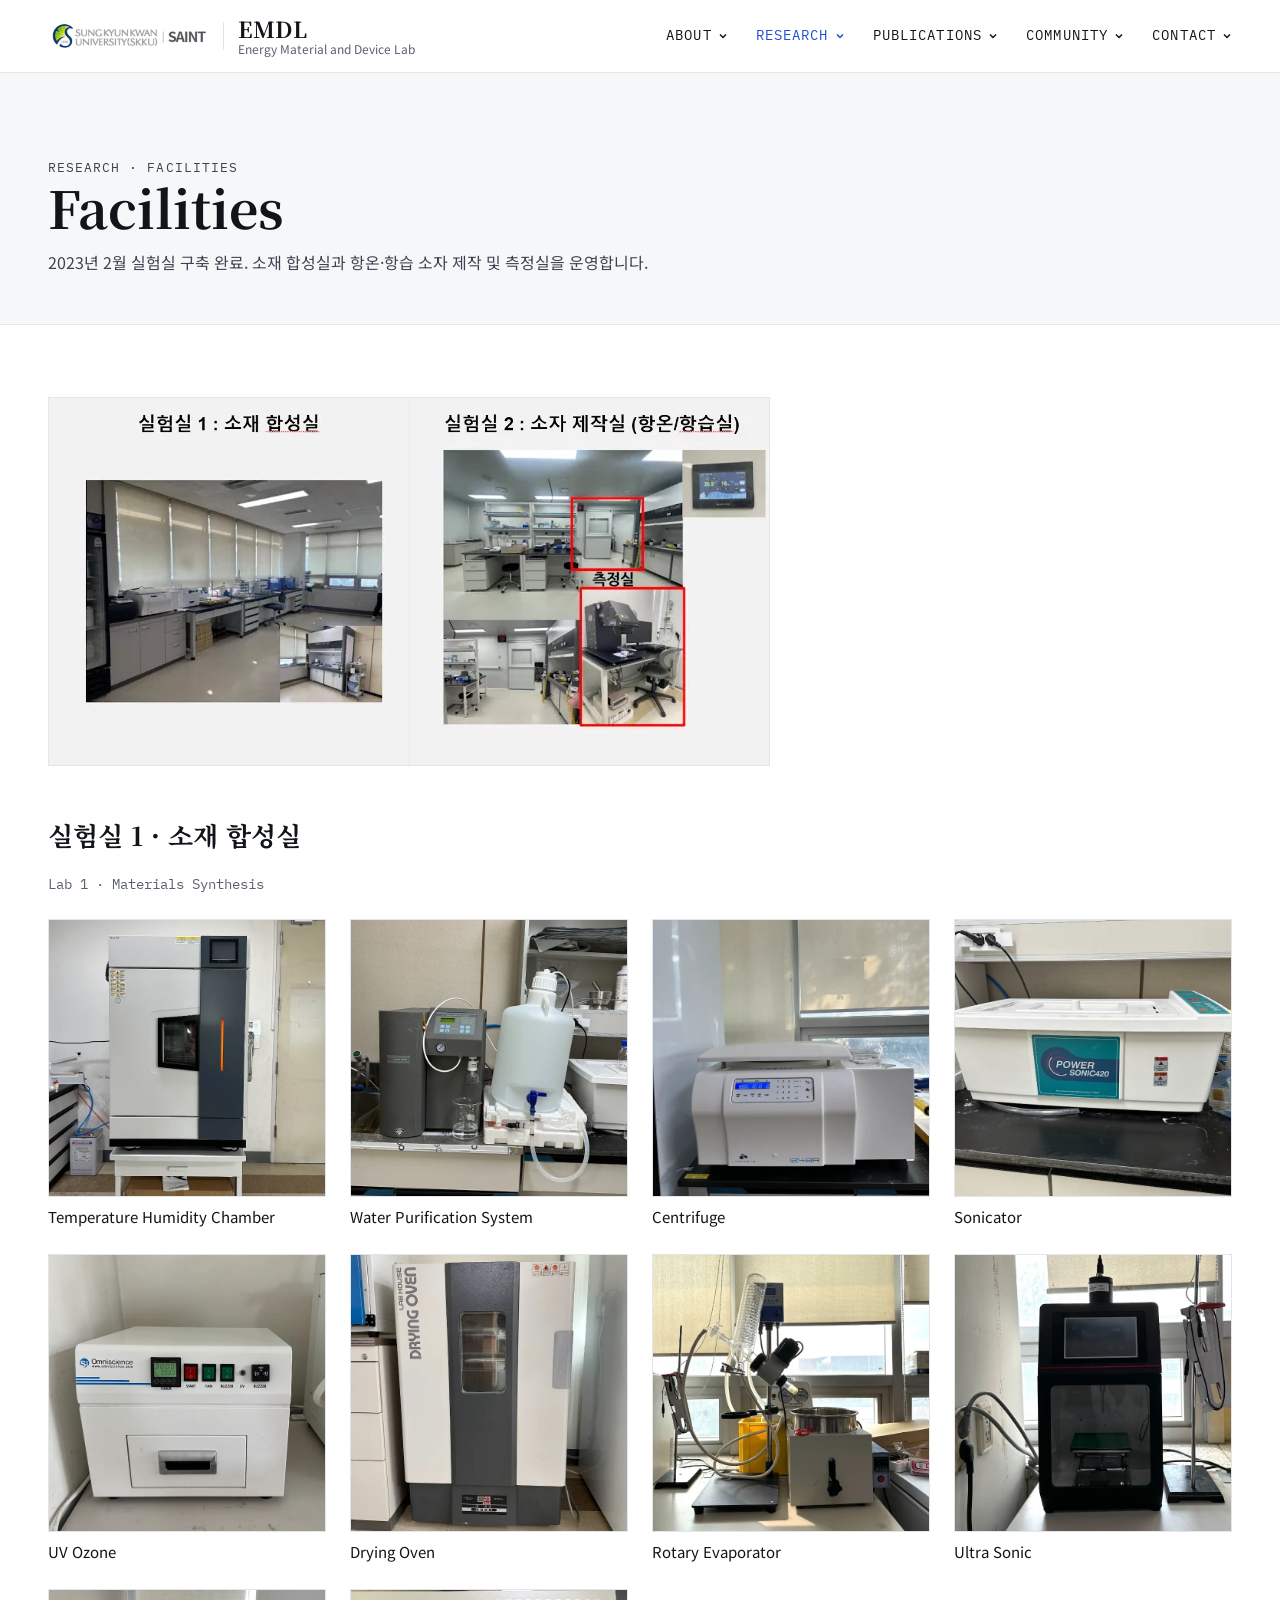
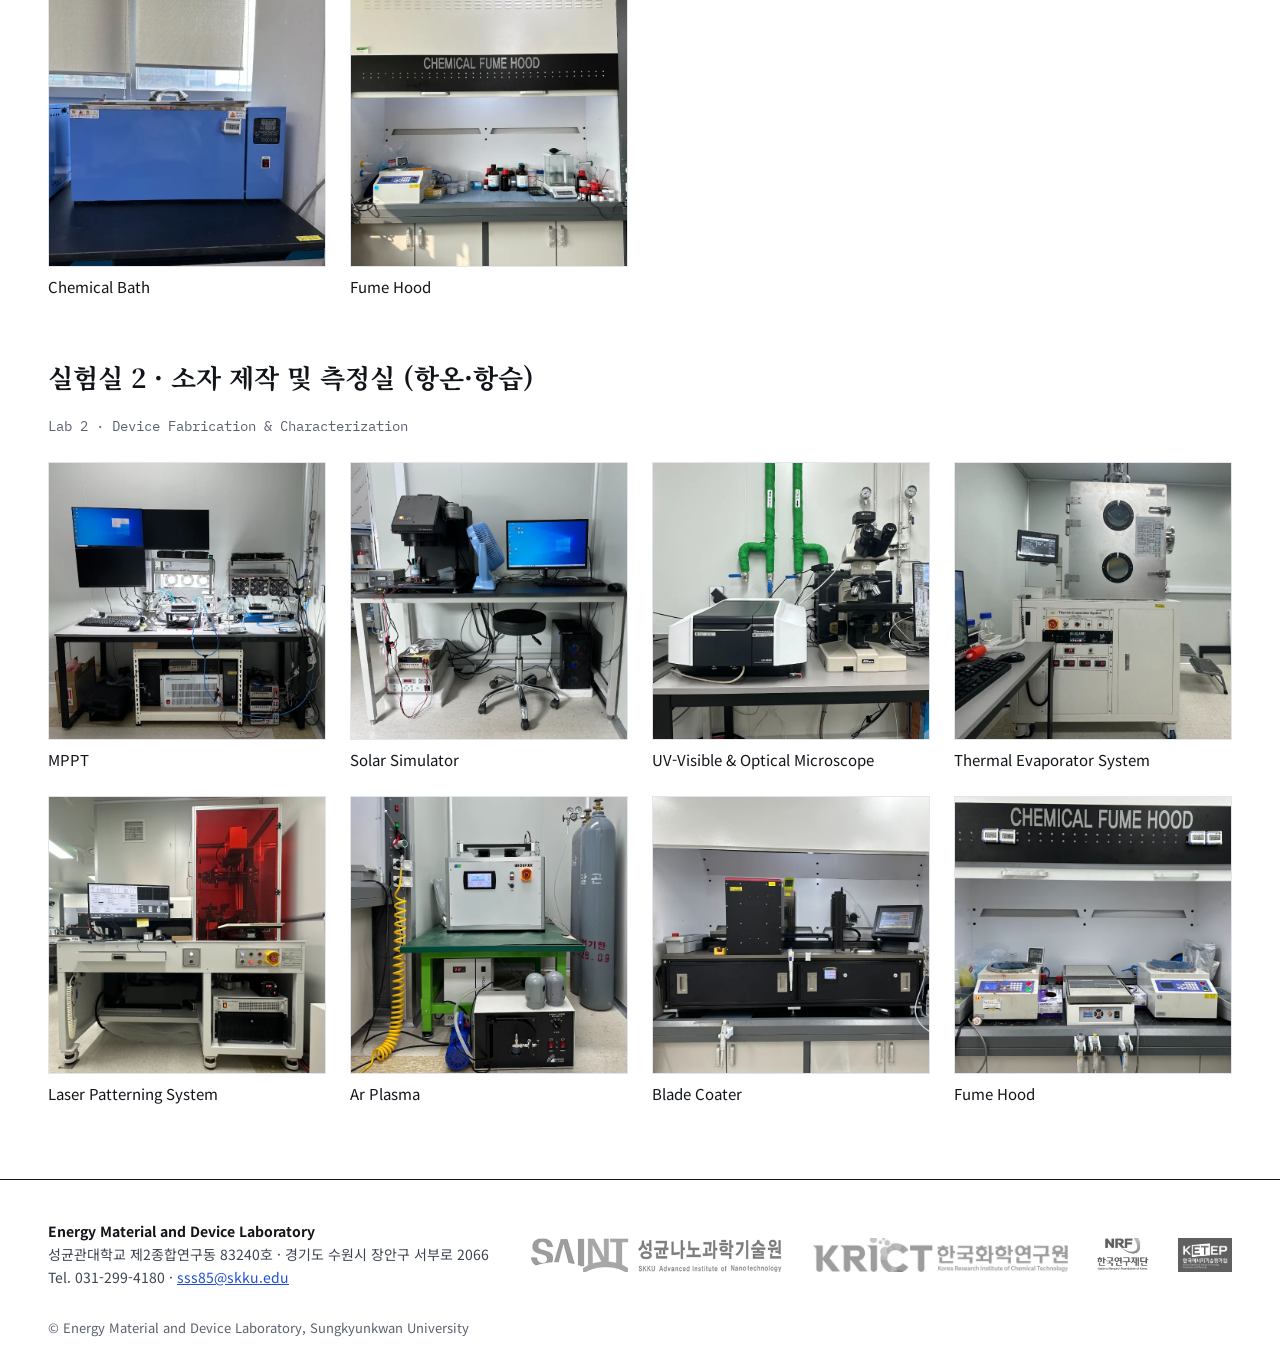
<file: facilities.html>
<!doctype html>
<html lang="ko">
<head>
<meta charset="utf-8">
<meta name="viewport" content="width=device-width, initial-scale=1">
<title>Facilities | EMDL, SKKU</title>
<meta name="description" content="Energy Material and Device Laboratory (EMDL), SAINT &amp; Department of Nano Engineering, Sungkyunkwan University.">
<meta property="og:title" content="Facilities | EMDL, SKKU">
<meta property="og:description" content="Energy Material and Device Laboratory (EMDL), SAINT &amp; Department of Nano Engineering, Sungkyunkwan University.">
<meta property="og:type" content="website">
<link rel="icon" href="data:image/svg+xml,%3Csvg xmlns='http://www.w3.org/2000/svg' viewBox='0 0 32 32'%3E%3Crect width='32' height='32' fill='%23111418'/%3E%3Ctext x='16' y='22' font-family='serif' font-size='16' font-weight='700' fill='%23fff' text-anchor='middle'%3EE%3C/text%3E%3C/svg%3E">
<link rel="preconnect" href="https://fonts.googleapis.com"><link rel="preconnect" href="https://fonts.gstatic.com" crossorigin><link href="https://fonts.googleapis.com/css2?family=Noto+Serif+KR:wght@500;700&amp;family=Noto+Sans+KR:wght@400;500;700&amp;family=IBM+Plex+Mono:wght@400;500&amp;display=swap" rel="stylesheet">
<link rel="stylesheet" href="assets/css/site.css?v=ec55af5c">

</head>
<body>
<header class="site-header">
<div class="wrap bar">
<a class="brand" href="index.html" aria-label="EMDL 홈">
<img src="assets/img/logo/skku-saint.png" alt="Sungkyunkwan University SAINT" width="307" height="65">
<span class="sep" aria-hidden="true"></span>
<span class="name"><b>EMDL</b><span>Energy Material and Device Lab</span></span>
</a>
<button class="menu-btn" type="button" aria-label="메뉴 열기" aria-expanded="false" aria-controls="nav">
<svg aria-hidden="true" width="20" height="20" viewBox="0 0 20 20" fill="none" stroke="currentColor" stroke-width="1.6"><path d="M3 6h14M3 10h14M3 14h14"/></svg>
</button>
<nav class="nav" id="nav" aria-label="주 메뉴"><div class="item"><a class="top" href="professor.html">ABOUT<svg aria-hidden="true" width="10" height="10" viewBox="0 0 10 10" fill="none" stroke="currentColor" stroke-width="1.5"><path d="M2 3.5l3 3 3-3"></path></svg></a><div class="sub"><a href="professor.html">Professor</a><a href="members.html">Members</a><a href="alumni.html">Alumni</a></div></div><div class="item"><a class="top" href="research.html" aria-current="page">RESEARCH<svg aria-hidden="true" width="10" height="10" viewBox="0 0 10 10" fill="none" stroke="currentColor" stroke-width="1.5"><path d="M2 3.5l3 3 3-3"></path></svg></a><div class="sub"><a href="research.html#synthesis">Oxide &amp; Hybrid Semiconductor Materials</a><a href="research.html#applications">Perovskite Optoelectronics</a><a href="research.html#waste">Sustainable Battery Materials</a><a href="facilities.html">Facilities</a></div></div><div class="item"><a class="top" href="publications.html">PUBLICATIONS<svg aria-hidden="true" width="10" height="10" viewBox="0 0 10 10" fill="none" stroke="currentColor" stroke-width="1.5"><path d="M2 3.5l3 3 3-3"></path></svg></a><div class="sub"><a href="publications.html#selected">Selected Papers</a><a href="publications.html#all">All Papers</a><a href="patents.html">Patents</a></div></div><div class="item"><a class="top" href="news.html">COMMUNITY<svg aria-hidden="true" width="10" height="10" viewBox="0 0 10 10" fill="none" stroke="currentColor" stroke-width="1.5"><path d="M2 3.5l3 3 3-3"></path></svg></a><div class="sub"><a href="news.html">News</a><a href="media.html">Media</a><a href="gallery.html">Gallery</a></div></div><div class="item"><a class="top" href="contact.html">CONTACT<svg aria-hidden="true" width="10" height="10" viewBox="0 0 10 10" fill="none" stroke="currentColor" stroke-width="1.5"><path d="M2 3.5l3 3 3-3"></path></svg></a><div class="sub"><a href="contact.html#location">Location</a><a href="contact.html#recruit">Recruitment</a></div></div></nav>
</div>
</header>
<main>
<section class="page-head"><div class="wrap"><p class="crumb">Research · Facilities</p><h1>Facilities</h1><p>2023년 2월 실험실 구축 완료. 소재 합성실과 항온·항습 소자 제작 및 측정실을 운영합니다.</p></div></section>
<section class="section"><div class="wrap">
<figure style="margin:0 0 8px"><img src="assets/img/facilities/f00.webp" alt="실험실 1 소재 합성실과 실험실 2 소자 제작실 전경" style="border:1px solid var(--line)"></figure>
<h2 class="sub-h" style="margin-top:48px">실험실 1 · 소재 합성실<br><small class="mono muted" style="font-size:14px;font-weight:400">Lab 1 · Materials Synthesis</small></h2>
<div class="fgrid"><figure><img src="assets/img/facilities/f01.webp" alt="Temperature Humidity Chamber" loading="lazy"><figcaption>Temperature Humidity Chamber</figcaption></figure><figure><img src="assets/img/facilities/f02.webp" alt="Water Purification System" loading="lazy"><figcaption>Water Purification System</figcaption></figure><figure><img src="assets/img/facilities/f03.webp" alt="Centrifuge" loading="lazy"><figcaption>Centrifuge</figcaption></figure><figure><img src="assets/img/facilities/f04.webp" alt="Sonicator" loading="lazy"><figcaption>Sonicator</figcaption></figure><figure><img src="assets/img/facilities/f05.webp" alt="UV Ozone" loading="lazy"><figcaption>UV Ozone</figcaption></figure><figure><img src="assets/img/facilities/f06.webp" alt="Drying Oven" loading="lazy"><figcaption>Drying Oven</figcaption></figure><figure><img src="assets/img/facilities/f07.webp" alt="Rotary Evaporator" loading="lazy"><figcaption>Rotary Evaporator</figcaption></figure><figure><img src="assets/img/facilities/f08.webp" alt="Ultra Sonic" loading="lazy"><figcaption>Ultra Sonic</figcaption></figure><figure><img src="assets/img/facilities/f09.webp" alt="Chemical Bath" loading="lazy"><figcaption>Chemical Bath</figcaption></figure><figure><img src="assets/img/facilities/f10.webp" alt="Fume Hood" loading="lazy"><figcaption>Fume Hood</figcaption></figure></div>
<h2 class="sub-h">실험실 2 · 소자 제작 및 측정실 (항온·항습)<br><small class="mono muted" style="font-size:14px;font-weight:400">Lab 2 · Device Fabrication &amp; Characterization</small></h2>
<div class="fgrid"><figure><img src="assets/img/facilities/f11.webp" alt="MPPT" loading="lazy"><figcaption>MPPT</figcaption></figure><figure><img src="assets/img/facilities/f12.webp" alt="Solar Simulator" loading="lazy"><figcaption>Solar Simulator</figcaption></figure><figure><img src="assets/img/facilities/f13.webp" alt="UV-Visible &amp; Optical Microscope" loading="lazy"><figcaption>UV-Visible &amp; Optical Microscope</figcaption></figure><figure><img src="assets/img/facilities/f14.webp" alt="Thermal Evaporator System" loading="lazy"><figcaption>Thermal Evaporator System</figcaption></figure><figure><img src="assets/img/facilities/f15.webp" alt="Laser Patterning System" loading="lazy"><figcaption>Laser Patterning System</figcaption></figure><figure><img src="assets/img/facilities/f16.webp" alt="Ar Plasma" loading="lazy"><figcaption>Ar Plasma</figcaption></figure><figure><img src="assets/img/facilities/f17.webp" alt="Blade Coater" loading="lazy"><figcaption>Blade Coater</figcaption></figure><figure><img src="assets/img/facilities/f18.webp" alt="Fume Hood" loading="lazy"><figcaption>Fume Hood</figcaption></figure></div>
</div></section>
</main>
<footer class="site-footer">
<div class="wrap top">
<div class="addr"><b>Energy Material and Device Laboratory</b><br>성균관대학교 제2종합연구동 83240호 · 경기도 수원시 장안구 서부로 2066<br>Tel. 031-299-4180 · <a href="mailto:sss85@skku.edu">sss85@skku.edu</a></div>
<div class="partners">
<a href="https://saint.skku.edu/saint/index.do" aria-label="SAINT"><img src="assets/img/logo/saint.png" alt="SAINT 성균나노과학기술원" loading="lazy"></a>
<a href="https://www.krict.re.kr/" aria-label="KRICT"><img src="assets/img/logo/krict.png" alt="한국화학연구원 KRICT" loading="lazy"></a>
<a href="https://www.nrf.re.kr/index" aria-label="NRF"><img src="assets/img/logo/nrf.webp" alt="한국연구재단 NRF" loading="lazy"></a>
<a href="https://www.ketep.re.kr/" aria-label="KETEP"><img src="assets/img/logo/ketep.webp" alt="한국에너지기술평가원 KETEP" loading="lazy"></a>
</div>
</div>
<div class="wrap copy">© Energy Material and Device Laboratory, Sungkyunkwan University</div>
</footer>
<script src="assets/js/site.js?v=102a0fb0"></script>
</body>
</html>
</file>
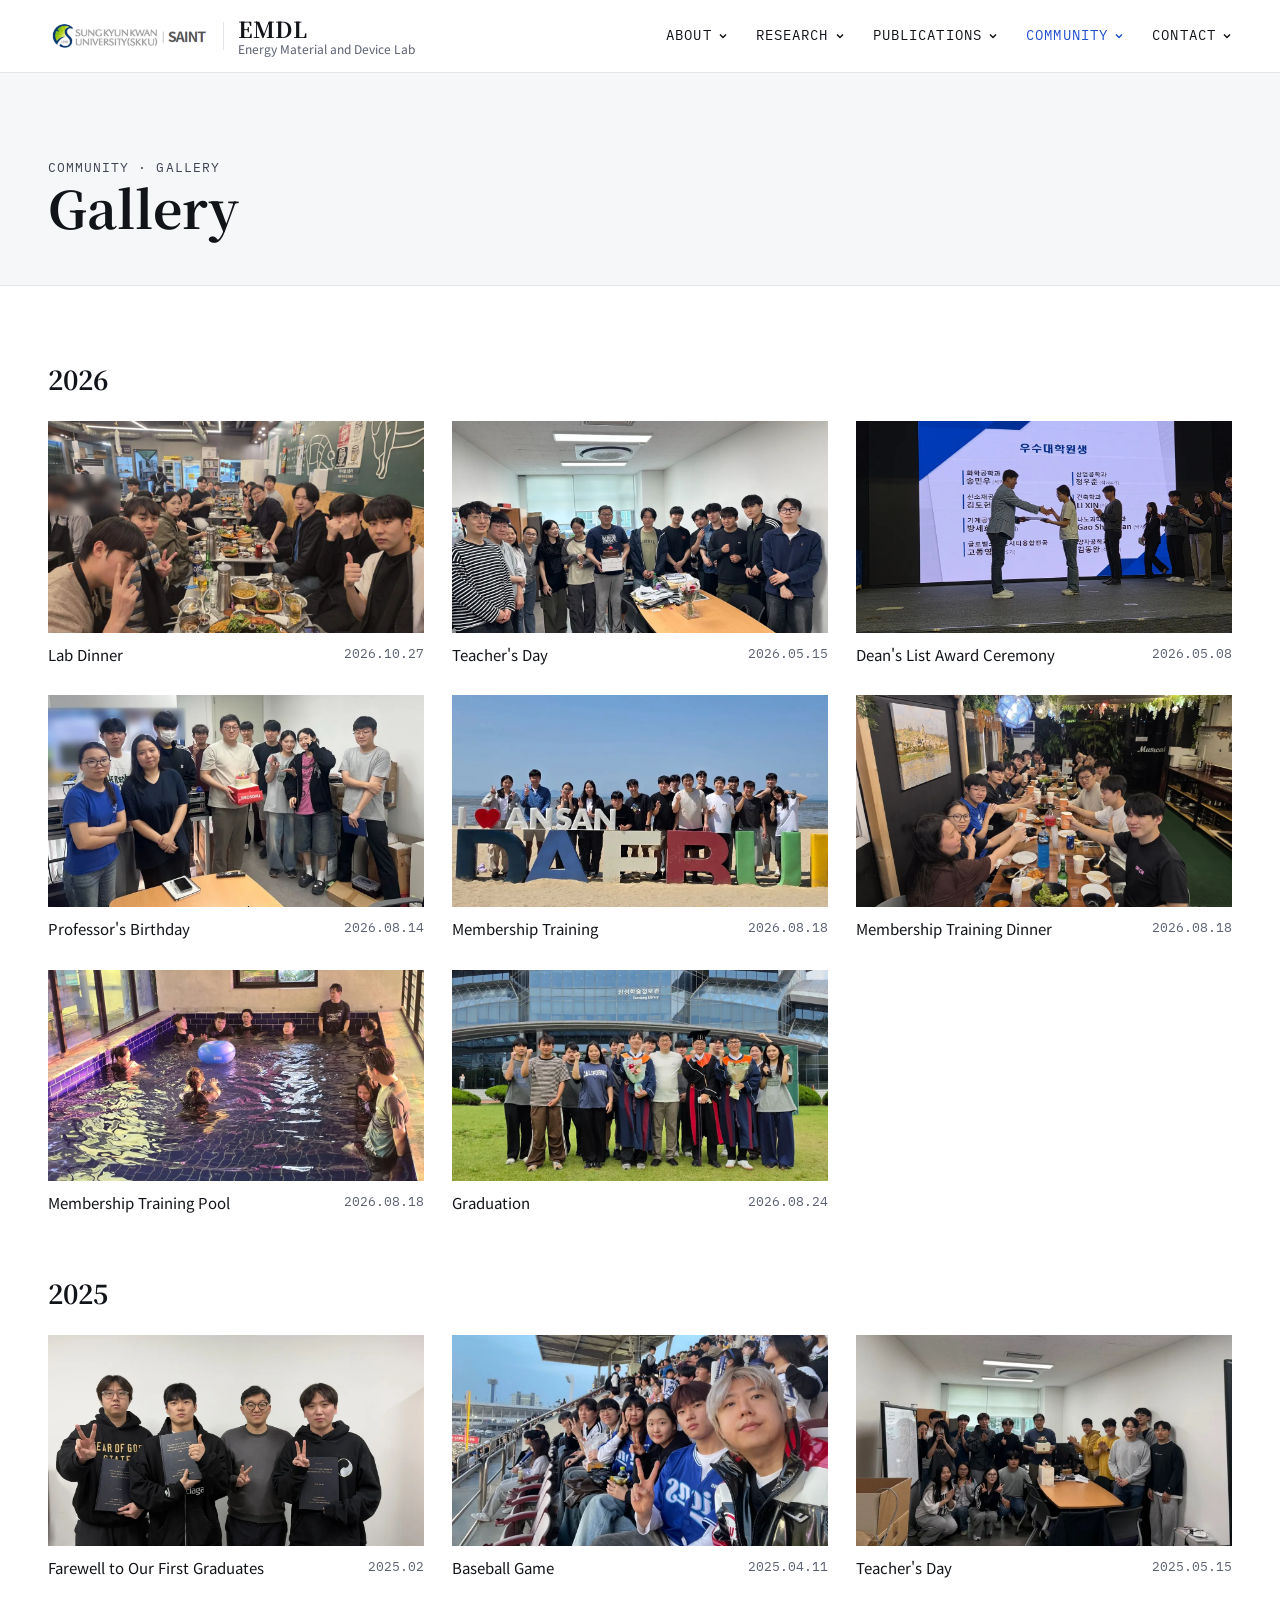
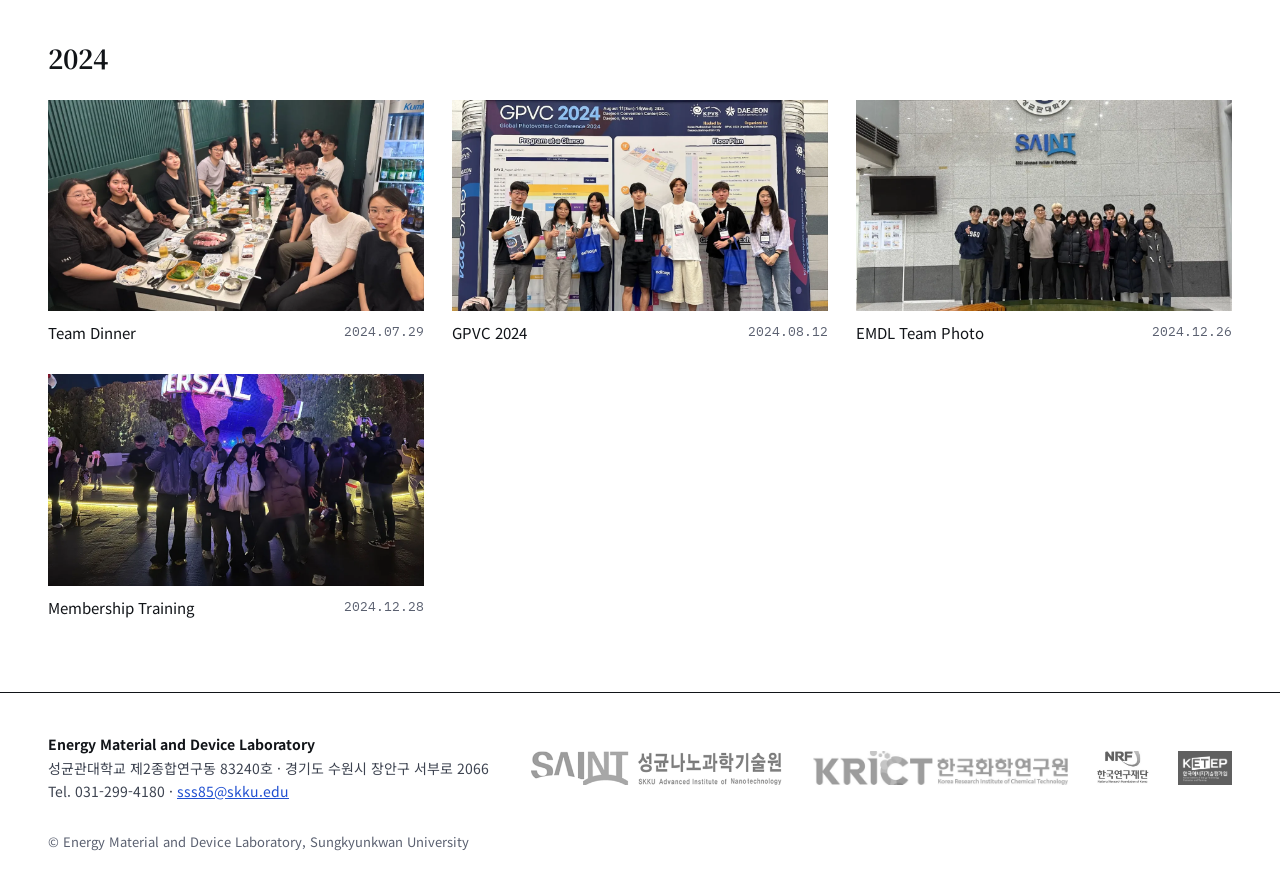
<file: gallery.html>
<!doctype html>
<html lang="ko">
<head>
<meta charset="utf-8">
<meta name="viewport" content="width=device-width, initial-scale=1">
<title>Gallery | EMDL, SKKU</title>
<meta name="description" content="Energy Material and Device Laboratory (EMDL), SAINT &amp; Department of Nano Engineering, Sungkyunkwan University.">
<meta property="og:title" content="Gallery | EMDL, SKKU">
<meta property="og:description" content="Energy Material and Device Laboratory (EMDL), SAINT &amp; Department of Nano Engineering, Sungkyunkwan University.">
<meta property="og:type" content="website">
<link rel="icon" href="data:image/svg+xml,%3Csvg xmlns='http://www.w3.org/2000/svg' viewBox='0 0 32 32'%3E%3Crect width='32' height='32' fill='%23111418'/%3E%3Ctext x='16' y='22' font-family='serif' font-size='16' font-weight='700' fill='%23fff' text-anchor='middle'%3EE%3C/text%3E%3C/svg%3E">
<link rel="preconnect" href="https://fonts.googleapis.com"><link rel="preconnect" href="https://fonts.gstatic.com" crossorigin><link href="https://fonts.googleapis.com/css2?family=Noto+Serif+KR:wght@500;700&amp;family=Noto+Sans+KR:wght@400;500;700&amp;family=IBM+Plex+Mono:wght@400;500&amp;display=swap" rel="stylesheet">
<link rel="stylesheet" href="assets/css/site.css?v=ec55af5c">

</head>
<body>
<header class="site-header">
<div class="wrap bar">
<a class="brand" href="index.html" aria-label="EMDL 홈">
<img src="assets/img/logo/skku-saint.png" alt="Sungkyunkwan University SAINT" width="307" height="65">
<span class="sep" aria-hidden="true"></span>
<span class="name"><b>EMDL</b><span>Energy Material and Device Lab</span></span>
</a>
<button class="menu-btn" type="button" aria-label="메뉴 열기" aria-expanded="false" aria-controls="nav">
<svg aria-hidden="true" width="20" height="20" viewBox="0 0 20 20" fill="none" stroke="currentColor" stroke-width="1.6"><path d="M3 6h14M3 10h14M3 14h14"/></svg>
</button>
<nav class="nav" id="nav" aria-label="주 메뉴"><div class="item"><a class="top" href="professor.html">ABOUT<svg aria-hidden="true" width="10" height="10" viewBox="0 0 10 10" fill="none" stroke="currentColor" stroke-width="1.5"><path d="M2 3.5l3 3 3-3"></path></svg></a><div class="sub"><a href="professor.html">Professor</a><a href="members.html">Members</a><a href="alumni.html">Alumni</a></div></div><div class="item"><a class="top" href="research.html">RESEARCH<svg aria-hidden="true" width="10" height="10" viewBox="0 0 10 10" fill="none" stroke="currentColor" stroke-width="1.5"><path d="M2 3.5l3 3 3-3"></path></svg></a><div class="sub"><a href="research.html#synthesis">Oxide &amp; Hybrid Semiconductor Materials</a><a href="research.html#applications">Perovskite Optoelectronics</a><a href="research.html#waste">Sustainable Battery Materials</a><a href="facilities.html">Facilities</a></div></div><div class="item"><a class="top" href="publications.html">PUBLICATIONS<svg aria-hidden="true" width="10" height="10" viewBox="0 0 10 10" fill="none" stroke="currentColor" stroke-width="1.5"><path d="M2 3.5l3 3 3-3"></path></svg></a><div class="sub"><a href="publications.html#selected">Selected Papers</a><a href="publications.html#all">All Papers</a><a href="patents.html">Patents</a></div></div><div class="item"><a class="top" href="news.html" aria-current="page">COMMUNITY<svg aria-hidden="true" width="10" height="10" viewBox="0 0 10 10" fill="none" stroke="currentColor" stroke-width="1.5"><path d="M2 3.5l3 3 3-3"></path></svg></a><div class="sub"><a href="news.html">News</a><a href="media.html">Media</a><a href="gallery.html">Gallery</a></div></div><div class="item"><a class="top" href="contact.html">CONTACT<svg aria-hidden="true" width="10" height="10" viewBox="0 0 10 10" fill="none" stroke="currentColor" stroke-width="1.5"><path d="M2 3.5l3 3 3-3"></path></svg></a><div class="sub"><a href="contact.html#location">Location</a><a href="contact.html#recruit">Recruitment</a></div></div></nav>
</div>
</header>
<main>
<section class="page-head"><div class="wrap"><p class="crumb">Community · Gallery</p><h1>Gallery</h1></div></section><section class="section"><div class="wrap"><h2 class="sub-h">2026</h2><div class="ggrid"><figure><img src="assets/img/gallery/g15.webp" alt="Lab Dinner" loading="lazy"><figcaption>Lab Dinner<span>2026.10.27</span></figcaption></figure><figure><img src="assets/img/gallery/g00.webp" alt="Teacher&#x27;s Day" loading="lazy"><figcaption>Teacher&#x27;s Day<span>2026.05.15</span></figcaption></figure><figure><img src="assets/img/gallery/g14.webp" alt="Dean&#x27;s List Award Ceremony" loading="lazy"><figcaption>Dean&#x27;s List Award Ceremony<span>2026.05.08</span></figcaption></figure><figure><img src="assets/img/gallery/g01b.webp" alt="Professor&#x27;s Birthday" loading="lazy"><figcaption>Professor&#x27;s Birthday<span>2026.08.14</span></figcaption></figure><figure><img src="assets/img/gallery/g02.webp" alt="Membership Training" loading="lazy"><figcaption>Membership Training<span>2026.08.18</span></figcaption></figure><figure><img src="assets/img/gallery/g11.webp" alt="Membership Training Dinner" loading="lazy"><figcaption>Membership Training Dinner<span>2026.08.18</span></figcaption></figure><figure><img src="assets/img/gallery/g12.webp" alt="Membership Training Pool" loading="lazy"><figcaption>Membership Training Pool<span>2026.08.18</span></figcaption></figure><figure><img src="assets/img/gallery/g03.webp" alt="Graduation" loading="lazy"><figcaption>Graduation<span>2026.08.24</span></figcaption></figure></div><h2 class="sub-h">2025</h2><div class="ggrid"><figure><img src="assets/img/gallery/g10.webp" alt="Farewell to Our First Graduates" loading="lazy"><figcaption>Farewell to Our First Graduates<span>2025.02</span></figcaption></figure><figure><img src="assets/img/gallery/g04.webp" alt="Baseball Game" loading="lazy"><figcaption>Baseball Game<span>2025.04.11</span></figcaption></figure><figure><img src="assets/img/gallery/g05.webp" alt="Teacher&#x27;s Day" loading="lazy"><figcaption>Teacher&#x27;s Day<span>2025.05.15</span></figcaption></figure></div><h2 class="sub-h">2024</h2><div class="ggrid"><figure><img src="assets/img/gallery/g06.webp" alt="Team Dinner" loading="lazy"><figcaption>Team Dinner<span>2024.07.29</span></figcaption></figure><figure><img src="assets/img/gallery/g07.webp" alt="GPVC 2024" loading="lazy"><figcaption>GPVC 2024<span>2024.08.12</span></figcaption></figure><figure><img src="assets/img/gallery/g08.webp" alt="EMDL Team Photo" loading="lazy"><figcaption>EMDL Team Photo<span>2024.12.26</span></figcaption></figure><figure><img src="assets/img/gallery/g09.webp" alt="Membership Training" loading="lazy"><figcaption>Membership Training<span>2024.12.28</span></figcaption></figure></div></div></section>
</main>
<footer class="site-footer">
<div class="wrap top">
<div class="addr"><b>Energy Material and Device Laboratory</b><br>성균관대학교 제2종합연구동 83240호 · 경기도 수원시 장안구 서부로 2066<br>Tel. 031-299-4180 · <a href="mailto:sss85@skku.edu">sss85@skku.edu</a></div>
<div class="partners">
<a href="https://saint.skku.edu/saint/index.do" aria-label="SAINT"><img src="assets/img/logo/saint.png" alt="SAINT 성균나노과학기술원" loading="lazy"></a>
<a href="https://www.krict.re.kr/" aria-label="KRICT"><img src="assets/img/logo/krict.png" alt="한국화학연구원 KRICT" loading="lazy"></a>
<a href="https://www.nrf.re.kr/index" aria-label="NRF"><img src="assets/img/logo/nrf.webp" alt="한국연구재단 NRF" loading="lazy"></a>
<a href="https://www.ketep.re.kr/" aria-label="KETEP"><img src="assets/img/logo/ketep.webp" alt="한국에너지기술평가원 KETEP" loading="lazy"></a>
</div>
</div>
<div class="wrap copy">© Energy Material and Device Laboratory, Sungkyunkwan University</div>
</footer>
<script src="assets/js/site.js?v=102a0fb0"></script>
</body>
</html>
</file>
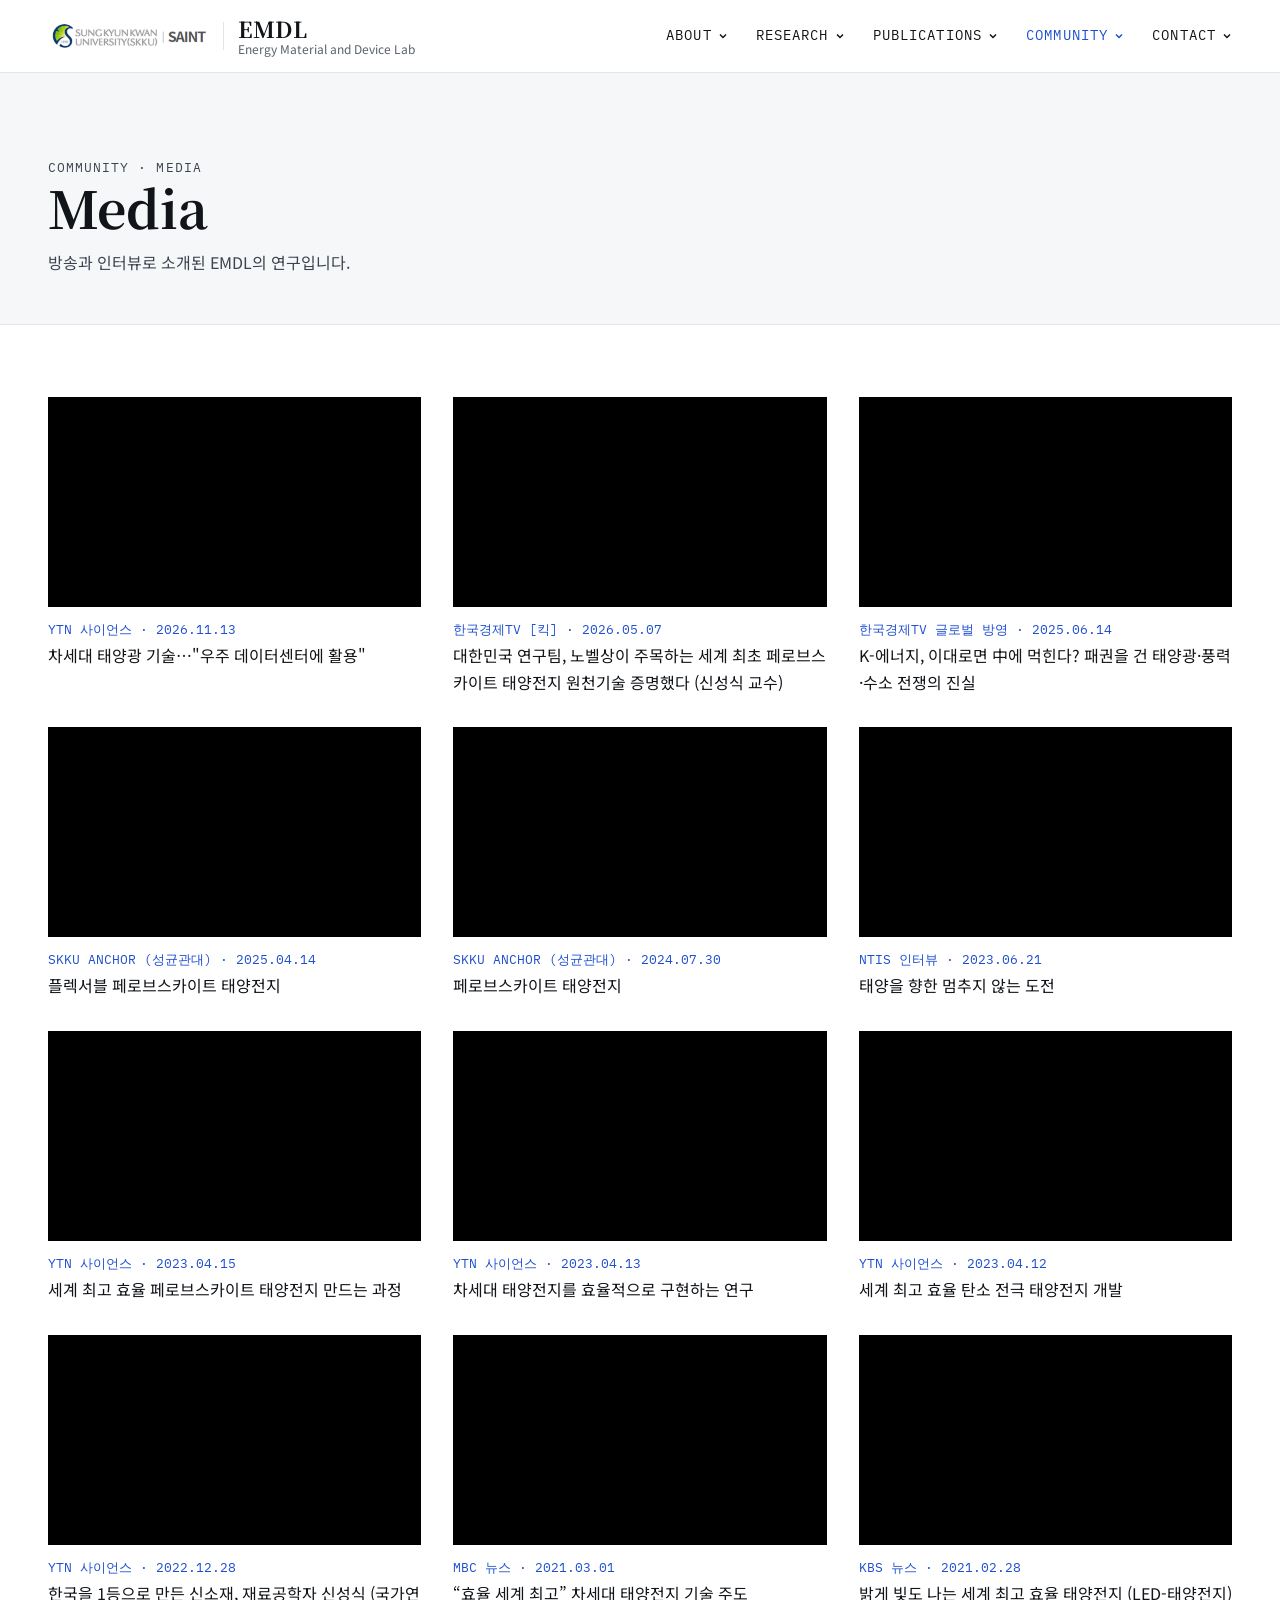
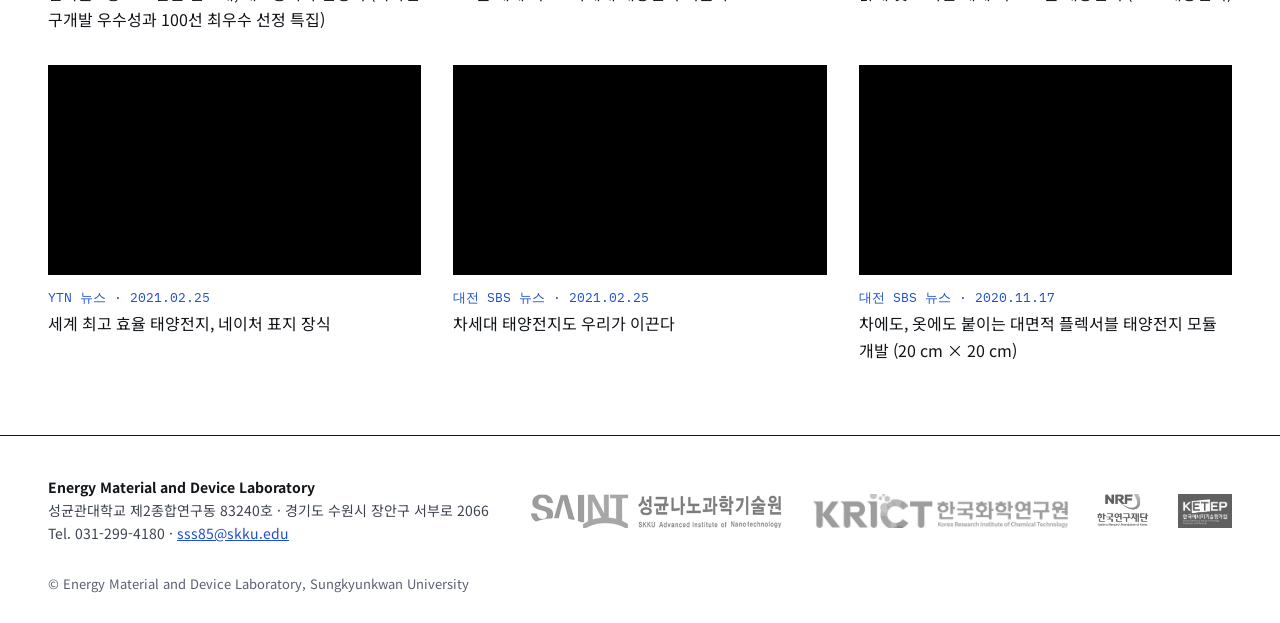
<file: media.html>
<!doctype html>
<html lang="ko">
<head>
<meta charset="utf-8">
<meta name="viewport" content="width=device-width, initial-scale=1">
<title>Media | EMDL, SKKU</title>
<meta name="description" content="Energy Material and Device Laboratory (EMDL), SAINT &amp; Department of Nano Engineering, Sungkyunkwan University.">
<meta property="og:title" content="Media | EMDL, SKKU">
<meta property="og:description" content="Energy Material and Device Laboratory (EMDL), SAINT &amp; Department of Nano Engineering, Sungkyunkwan University.">
<meta property="og:type" content="website">
<link rel="icon" href="data:image/svg+xml,%3Csvg xmlns='http://www.w3.org/2000/svg' viewBox='0 0 32 32'%3E%3Crect width='32' height='32' fill='%23111418'/%3E%3Ctext x='16' y='22' font-family='serif' font-size='16' font-weight='700' fill='%23fff' text-anchor='middle'%3EE%3C/text%3E%3C/svg%3E">
<link rel="preconnect" href="https://fonts.googleapis.com"><link rel="preconnect" href="https://fonts.gstatic.com" crossorigin><link href="https://fonts.googleapis.com/css2?family=Noto+Serif+KR:wght@500;700&amp;family=Noto+Sans+KR:wght@400;500;700&amp;family=IBM+Plex+Mono:wght@400;500&amp;display=swap" rel="stylesheet">
<link rel="stylesheet" href="assets/css/site.css?v=ec55af5c">

</head>
<body>
<header class="site-header">
<div class="wrap bar">
<a class="brand" href="index.html" aria-label="EMDL 홈">
<img src="assets/img/logo/skku-saint.png" alt="Sungkyunkwan University SAINT" width="307" height="65">
<span class="sep" aria-hidden="true"></span>
<span class="name"><b>EMDL</b><span>Energy Material and Device Lab</span></span>
</a>
<button class="menu-btn" type="button" aria-label="메뉴 열기" aria-expanded="false" aria-controls="nav">
<svg aria-hidden="true" width="20" height="20" viewBox="0 0 20 20" fill="none" stroke="currentColor" stroke-width="1.6"><path d="M3 6h14M3 10h14M3 14h14"/></svg>
</button>
<nav class="nav" id="nav" aria-label="주 메뉴"><div class="item"><a class="top" href="professor.html">ABOUT<svg aria-hidden="true" width="10" height="10" viewBox="0 0 10 10" fill="none" stroke="currentColor" stroke-width="1.5"><path d="M2 3.5l3 3 3-3"></path></svg></a><div class="sub"><a href="professor.html">Professor</a><a href="members.html">Members</a><a href="alumni.html">Alumni</a></div></div><div class="item"><a class="top" href="research.html">RESEARCH<svg aria-hidden="true" width="10" height="10" viewBox="0 0 10 10" fill="none" stroke="currentColor" stroke-width="1.5"><path d="M2 3.5l3 3 3-3"></path></svg></a><div class="sub"><a href="research.html#synthesis">Oxide &amp; Hybrid Semiconductor Materials</a><a href="research.html#applications">Perovskite Optoelectronics</a><a href="research.html#waste">Sustainable Battery Materials</a><a href="facilities.html">Facilities</a></div></div><div class="item"><a class="top" href="publications.html">PUBLICATIONS<svg aria-hidden="true" width="10" height="10" viewBox="0 0 10 10" fill="none" stroke="currentColor" stroke-width="1.5"><path d="M2 3.5l3 3 3-3"></path></svg></a><div class="sub"><a href="publications.html#selected">Selected Papers</a><a href="publications.html#all">All Papers</a><a href="patents.html">Patents</a></div></div><div class="item"><a class="top" href="news.html" aria-current="page">COMMUNITY<svg aria-hidden="true" width="10" height="10" viewBox="0 0 10 10" fill="none" stroke="currentColor" stroke-width="1.5"><path d="M2 3.5l3 3 3-3"></path></svg></a><div class="sub"><a href="news.html">News</a><a href="media.html">Media</a><a href="gallery.html">Gallery</a></div></div><div class="item"><a class="top" href="contact.html">CONTACT<svg aria-hidden="true" width="10" height="10" viewBox="0 0 10 10" fill="none" stroke="currentColor" stroke-width="1.5"><path d="M2 3.5l3 3 3-3"></path></svg></a><div class="sub"><a href="contact.html#location">Location</a><a href="contact.html#recruit">Recruitment</a></div></div></nav>
</div>
</header>
<main>
<section class="page-head"><div class="wrap"><p class="crumb">Community · Media</p><h1>Media</h1><p>방송과 인터뷰로 소개된 EMDL의 연구입니다.</p></div></section><section class="section"><div class="wrap"><div class="vgrid"><div><div class="video"><iframe src="https://www.youtube-nocookie.com/embed/qIzRMPYQL5A" title="차세대 태양광 기술…&quot;우주 데이터센터에 활용&quot;" loading="lazy" allow="encrypted-media; picture-in-picture" allowfullscreen></iframe></div>
<p class="ch">YTN 사이언스 · 2026.11.13</p><p class="vt">차세대 태양광 기술…&quot;우주 데이터센터에 활용&quot;</p></div><div><div class="video"><iframe src="https://www.youtube-nocookie.com/embed/51XGeI8l1Bc" title="대한민국 연구팀, 노벨상이 주목하는 세계 최초 페로브스카이트 태양전지 원천기술 증명했다 (신성식 교수)" loading="lazy" allow="encrypted-media; picture-in-picture" allowfullscreen></iframe></div>
<p class="ch">한국경제TV [킥] · 2026.05.07</p><p class="vt">대한민국 연구팀, 노벨상이 주목하는 세계 최초 페로브스카이트 태양전지 원천기술 증명했다 (신성식 교수)</p></div><div><div class="video"><iframe src="https://www.youtube-nocookie.com/embed/_StGy-kG2Gc" title="K-에너지, 이대로면 中에 먹힌다? 패권을 건 태양광·풍력·수소 전쟁의 진실" loading="lazy" allow="encrypted-media; picture-in-picture" allowfullscreen></iframe></div>
<p class="ch">한국경제TV 글로벌 방영 · 2025.06.14</p><p class="vt">K-에너지, 이대로면 中에 먹힌다? 패권을 건 태양광·풍력·수소 전쟁의 진실</p></div><div><div class="video"><iframe src="https://www.youtube-nocookie.com/embed/qDwhe-Kj8sA" title="플렉서블 페로브스카이트 태양전지" loading="lazy" allow="encrypted-media; picture-in-picture" allowfullscreen></iframe></div>
<p class="ch">SKKU ANCHOR (성균관대) · 2025.04.14</p><p class="vt">플렉서블 페로브스카이트 태양전지</p></div><div><div class="video"><iframe src="https://www.youtube-nocookie.com/embed/htsBOmdH8XI" title="페로브스카이트 태양전지" loading="lazy" allow="encrypted-media; picture-in-picture" allowfullscreen></iframe></div>
<p class="ch">SKKU ANCHOR (성균관대) · 2024.07.30</p><p class="vt">페로브스카이트 태양전지</p></div><div><div class="video"><iframe src="https://www.youtube-nocookie.com/embed/2xEKi2sKXCI" title="태양을 향한 멈추지 않는 도전" loading="lazy" allow="encrypted-media; picture-in-picture" allowfullscreen></iframe></div>
<p class="ch">NTIS 인터뷰 · 2023.06.21</p><p class="vt">태양을 향한 멈추지 않는 도전</p></div><div><div class="video"><iframe src="https://www.youtube-nocookie.com/embed/TKfB5AwwrcE" title="세계 최고 효율 페로브스카이트 태양전지 만드는 과정" loading="lazy" allow="encrypted-media; picture-in-picture" allowfullscreen></iframe></div>
<p class="ch">YTN 사이언스 · 2023.04.15</p><p class="vt">세계 최고 효율 페로브스카이트 태양전지 만드는 과정</p></div><div><div class="video"><iframe src="https://www.youtube-nocookie.com/embed/U9WleMJ36wY" title="차세대 태양전지를 효율적으로 구현하는 연구" loading="lazy" allow="encrypted-media; picture-in-picture" allowfullscreen></iframe></div>
<p class="ch">YTN 사이언스 · 2023.04.13</p><p class="vt">차세대 태양전지를 효율적으로 구현하는 연구</p></div><div><div class="video"><iframe src="https://www.youtube-nocookie.com/embed/0Epun9Kqj-8" title="세계 최고 효율 탄소 전극 태양전지 개발" loading="lazy" allow="encrypted-media; picture-in-picture" allowfullscreen></iframe></div>
<p class="ch">YTN 사이언스 · 2023.04.12</p><p class="vt">세계 최고 효율 탄소 전극 태양전지 개발</p></div><div><div class="video"><iframe src="https://www.youtube-nocookie.com/embed/1KG-fMbN4FE" title="한국을 1등으로 만든 신소재, 재료공학자 신성식 (국가연구개발 우수성과 100선 최우수 선정 특집)" loading="lazy" allow="encrypted-media; picture-in-picture" allowfullscreen></iframe></div>
<p class="ch">YTN 사이언스 · 2022.12.28</p><p class="vt">한국을 1등으로 만든 신소재, 재료공학자 신성식 (국가연구개발 우수성과 100선 최우수 선정 특집)</p></div><div><div class="video"><iframe src="https://www.youtube-nocookie.com/embed/nVt_hA5Y9ZY" title="“효율 세계 최고” 차세대 태양전지 기술 주도" loading="lazy" allow="encrypted-media; picture-in-picture" allowfullscreen></iframe></div>
<p class="ch">MBC 뉴스 · 2021.03.01</p><p class="vt">“효율 세계 최고” 차세대 태양전지 기술 주도</p></div><div><div class="video"><iframe src="https://www.youtube-nocookie.com/embed/BXEnjpQFfKA" title="밝게 빛도 나는 세계 최고 효율 태양전지 (LED-태양전지)" loading="lazy" allow="encrypted-media; picture-in-picture" allowfullscreen></iframe></div>
<p class="ch">KBS 뉴스 · 2021.02.28</p><p class="vt">밝게 빛도 나는 세계 최고 효율 태양전지 (LED-태양전지)</p></div><div><div class="video"><iframe src="https://www.youtube-nocookie.com/embed/xgl6-bQ5WXE" title="세계 최고 효율 태양전지, 네이처 표지 장식" loading="lazy" allow="encrypted-media; picture-in-picture" allowfullscreen></iframe></div>
<p class="ch">YTN 뉴스 · 2021.02.25</p><p class="vt">세계 최고 효율 태양전지, 네이처 표지 장식</p></div><div><div class="video"><iframe src="https://www.youtube-nocookie.com/embed/NDSqosilOHU" title="차세대 태양전지도 우리가 이끈다" loading="lazy" allow="encrypted-media; picture-in-picture" allowfullscreen></iframe></div>
<p class="ch">대전 SBS 뉴스 · 2021.02.25</p><p class="vt">차세대 태양전지도 우리가 이끈다</p></div><div><div class="video"><iframe src="https://www.youtube-nocookie.com/embed/84czpR5ySpk" title="차에도, 옷에도 붙이는 대면적 플렉서블 태양전지 모듈 개발 (20 cm × 20 cm)" loading="lazy" allow="encrypted-media; picture-in-picture" allowfullscreen></iframe></div>
<p class="ch">대전 SBS 뉴스 · 2020.11.17</p><p class="vt">차에도, 옷에도 붙이는 대면적 플렉서블 태양전지 모듈 개발 (20 cm × 20 cm)</p></div></div></div></section>
</main>
<footer class="site-footer">
<div class="wrap top">
<div class="addr"><b>Energy Material and Device Laboratory</b><br>성균관대학교 제2종합연구동 83240호 · 경기도 수원시 장안구 서부로 2066<br>Tel. 031-299-4180 · <a href="mailto:sss85@skku.edu">sss85@skku.edu</a></div>
<div class="partners">
<a href="https://saint.skku.edu/saint/index.do" aria-label="SAINT"><img src="assets/img/logo/saint.png" alt="SAINT 성균나노과학기술원" loading="lazy"></a>
<a href="https://www.krict.re.kr/" aria-label="KRICT"><img src="assets/img/logo/krict.png" alt="한국화학연구원 KRICT" loading="lazy"></a>
<a href="https://www.nrf.re.kr/index" aria-label="NRF"><img src="assets/img/logo/nrf.webp" alt="한국연구재단 NRF" loading="lazy"></a>
<a href="https://www.ketep.re.kr/" aria-label="KETEP"><img src="assets/img/logo/ketep.webp" alt="한국에너지기술평가원 KETEP" loading="lazy"></a>
</div>
</div>
<div class="wrap copy">© Energy Material and Device Laboratory, Sungkyunkwan University</div>
</footer>
<script src="assets/js/site.js?v=102a0fb0"></script>
</body>
</html>
</file>
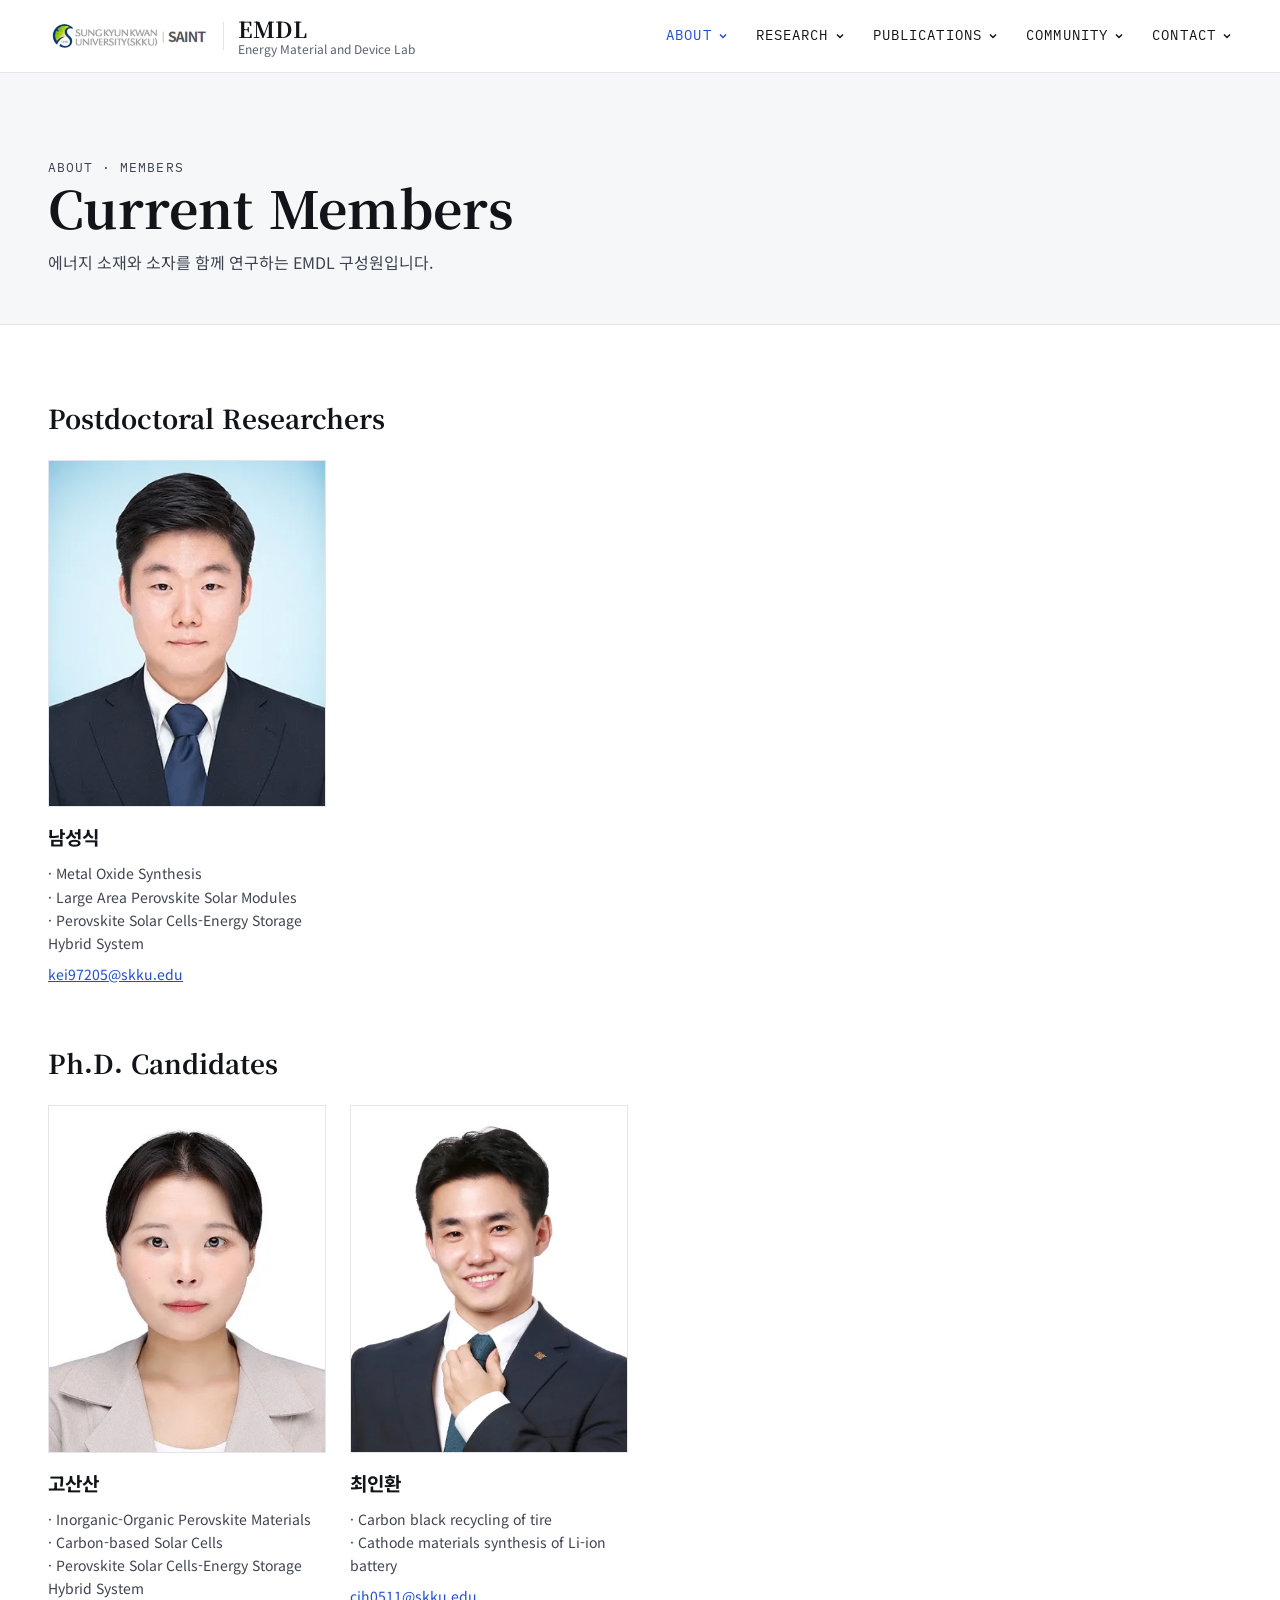
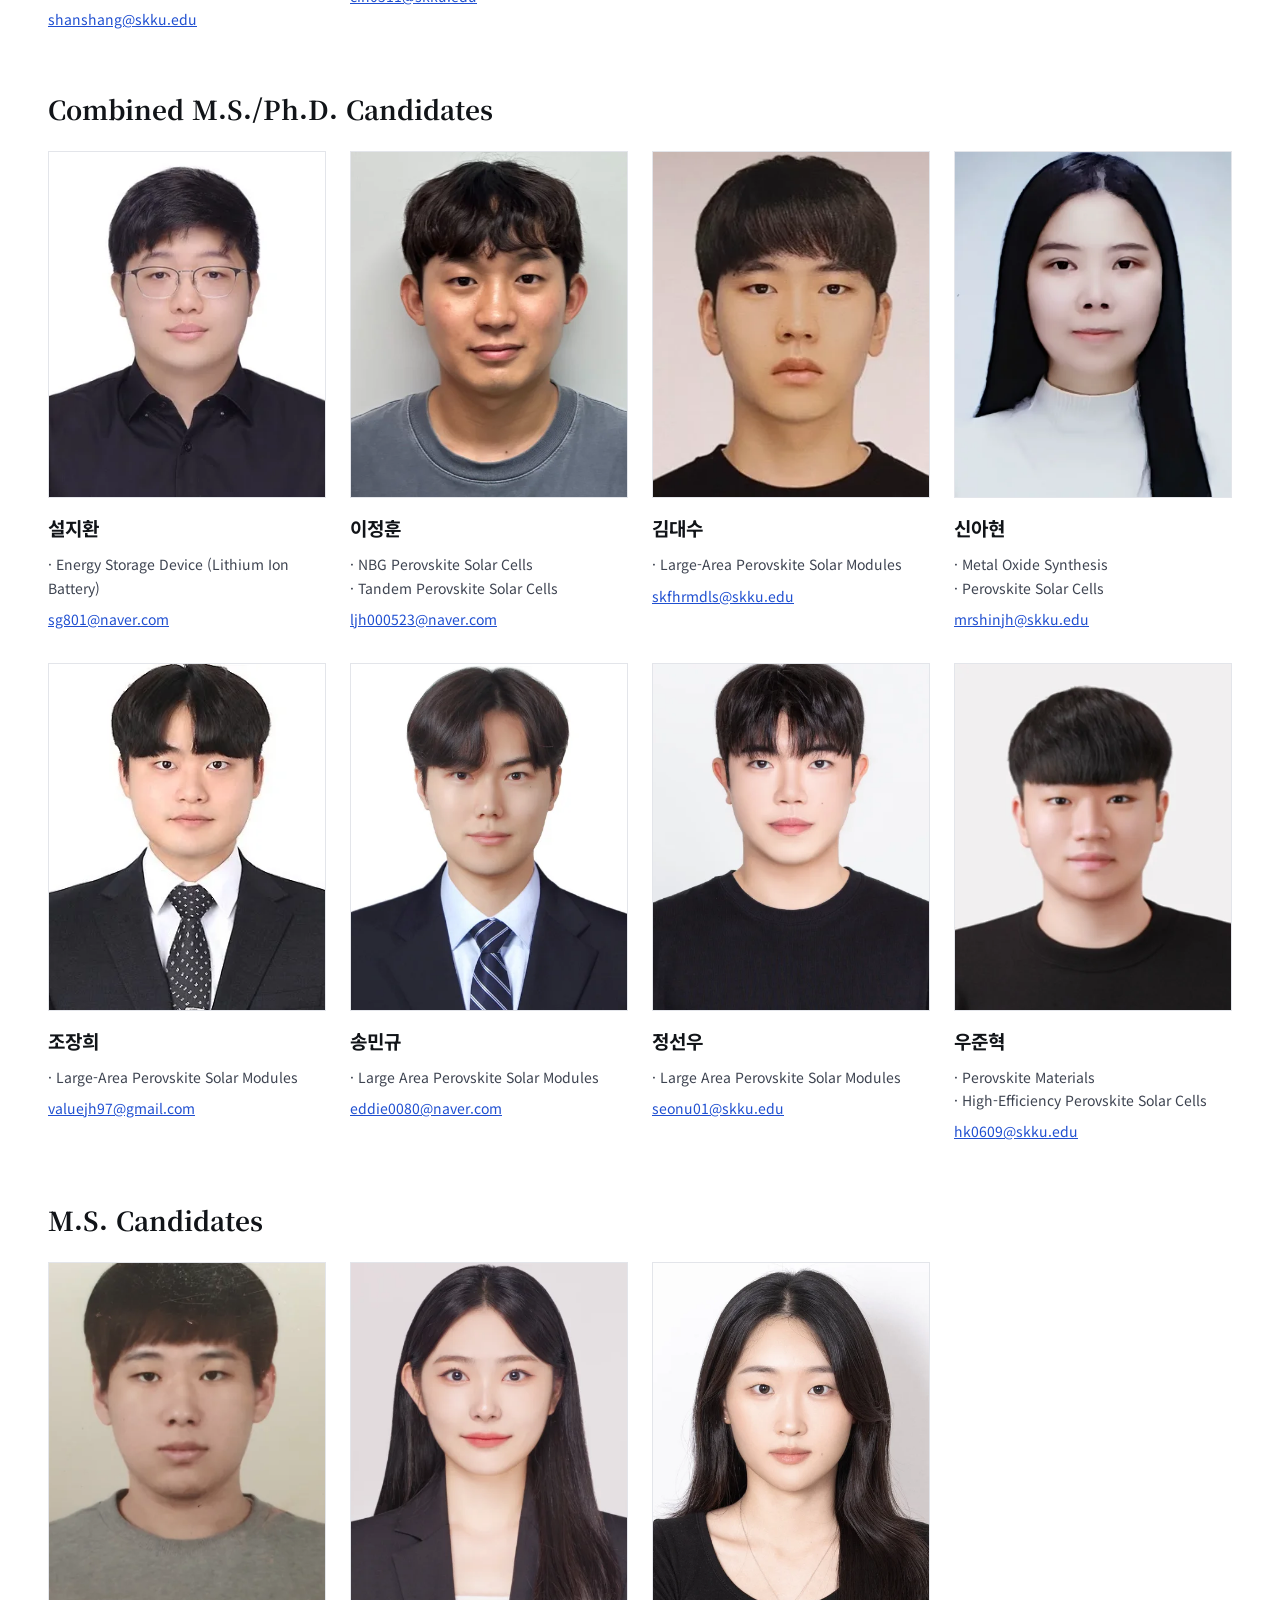
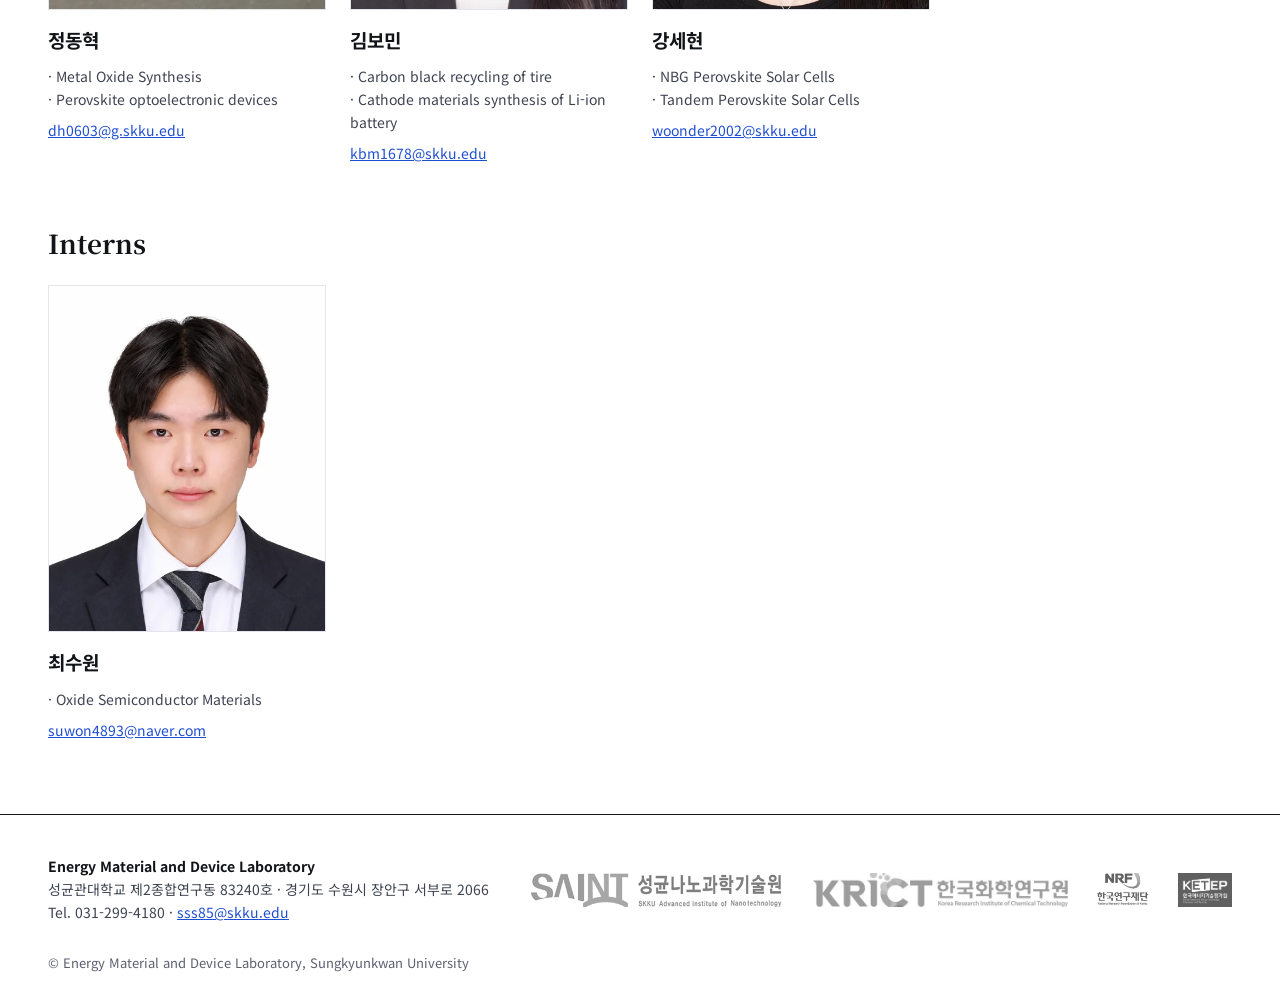
<file: members.html>
<!doctype html>
<html lang="ko">
<head>
<meta charset="utf-8">
<meta name="viewport" content="width=device-width, initial-scale=1">
<title>Members | EMDL, SKKU</title>
<meta name="description" content="Energy Material and Device Laboratory (EMDL), SAINT &amp; Department of Nano Engineering, Sungkyunkwan University.">
<meta property="og:title" content="Members | EMDL, SKKU">
<meta property="og:description" content="Energy Material and Device Laboratory (EMDL), SAINT &amp; Department of Nano Engineering, Sungkyunkwan University.">
<meta property="og:type" content="website">
<link rel="icon" href="data:image/svg+xml,%3Csvg xmlns='http://www.w3.org/2000/svg' viewBox='0 0 32 32'%3E%3Crect width='32' height='32' fill='%23111418'/%3E%3Ctext x='16' y='22' font-family='serif' font-size='16' font-weight='700' fill='%23fff' text-anchor='middle'%3EE%3C/text%3E%3C/svg%3E">
<link rel="preconnect" href="https://fonts.googleapis.com"><link rel="preconnect" href="https://fonts.gstatic.com" crossorigin><link href="https://fonts.googleapis.com/css2?family=Noto+Serif+KR:wght@500;700&amp;family=Noto+Sans+KR:wght@400;500;700&amp;family=IBM+Plex+Mono:wght@400;500&amp;display=swap" rel="stylesheet">
<link rel="stylesheet" href="assets/css/site.css?v=ec55af5c">

</head>
<body>
<header class="site-header">
<div class="wrap bar">
<a class="brand" href="index.html" aria-label="EMDL 홈">
<img src="assets/img/logo/skku-saint.png" alt="Sungkyunkwan University SAINT" width="307" height="65">
<span class="sep" aria-hidden="true"></span>
<span class="name"><b>EMDL</b><span>Energy Material and Device Lab</span></span>
</a>
<button class="menu-btn" type="button" aria-label="메뉴 열기" aria-expanded="false" aria-controls="nav">
<svg aria-hidden="true" width="20" height="20" viewBox="0 0 20 20" fill="none" stroke="currentColor" stroke-width="1.6"><path d="M3 6h14M3 10h14M3 14h14"/></svg>
</button>
<nav class="nav" id="nav" aria-label="주 메뉴"><div class="item"><a class="top" href="professor.html" aria-current="page">ABOUT<svg aria-hidden="true" width="10" height="10" viewBox="0 0 10 10" fill="none" stroke="currentColor" stroke-width="1.5"><path d="M2 3.5l3 3 3-3"></path></svg></a><div class="sub"><a href="professor.html">Professor</a><a href="members.html">Members</a><a href="alumni.html">Alumni</a></div></div><div class="item"><a class="top" href="research.html">RESEARCH<svg aria-hidden="true" width="10" height="10" viewBox="0 0 10 10" fill="none" stroke="currentColor" stroke-width="1.5"><path d="M2 3.5l3 3 3-3"></path></svg></a><div class="sub"><a href="research.html#synthesis">Oxide &amp; Hybrid Semiconductor Materials</a><a href="research.html#applications">Perovskite Optoelectronics</a><a href="research.html#waste">Sustainable Battery Materials</a><a href="facilities.html">Facilities</a></div></div><div class="item"><a class="top" href="publications.html">PUBLICATIONS<svg aria-hidden="true" width="10" height="10" viewBox="0 0 10 10" fill="none" stroke="currentColor" stroke-width="1.5"><path d="M2 3.5l3 3 3-3"></path></svg></a><div class="sub"><a href="publications.html#selected">Selected Papers</a><a href="publications.html#all">All Papers</a><a href="patents.html">Patents</a></div></div><div class="item"><a class="top" href="news.html">COMMUNITY<svg aria-hidden="true" width="10" height="10" viewBox="0 0 10 10" fill="none" stroke="currentColor" stroke-width="1.5"><path d="M2 3.5l3 3 3-3"></path></svg></a><div class="sub"><a href="news.html">News</a><a href="media.html">Media</a><a href="gallery.html">Gallery</a></div></div><div class="item"><a class="top" href="contact.html">CONTACT<svg aria-hidden="true" width="10" height="10" viewBox="0 0 10 10" fill="none" stroke="currentColor" stroke-width="1.5"><path d="M2 3.5l3 3 3-3"></path></svg></a><div class="sub"><a href="contact.html#location">Location</a><a href="contact.html#recruit">Recruitment</a></div></div></nav>
</div>
</header>
<main>
<section class="page-head"><div class="wrap"><p class="crumb">About · Members</p><h1>Current Members</h1><p>에너지 소재와 소자를 함께 연구하는 EMDL 구성원입니다.</p></div></section><section class="section"><div class="wrap members"><h2 class="sub-h">Postdoctoral Researchers</h2><div class="people"><article class="person"><div class="ph"><img src="assets/img/people/m00.webp" alt="남성식" loading="lazy"></div><h3>남성식</h3><ul><li>Metal Oxide Synthesis</li><li>Large Area Perovskite Solar Modules</li><li>Perovskite Solar Cells-Energy Storage Hybrid System</li></ul><a class="mail" href="mailto:kei97205@skku.edu">kei97205@skku.edu</a></article></div><h2 class="sub-h">Ph.D. Candidates</h2><div class="people"><article class="person"><div class="ph"><img src="assets/img/people/m01.webp" alt="고산산" loading="lazy"></div><h3>고산산</h3><ul><li>Inorganic-Organic Perovskite Materials</li><li>Carbon-based Solar Cells</li><li>Perovskite Solar Cells-Energy Storage Hybrid System</li></ul><a class="mail" href="mailto:shanshang@skku.edu">shanshang@skku.edu</a></article><article class="person"><div class="ph"><img src="assets/img/people/m02.webp" alt="최인환" loading="lazy"></div><h3>최인환</h3><ul><li>Carbon black recycling of tire</li><li>Cathode materials synthesis of Li-ion battery</li></ul><a class="mail" href="mailto:cih0511@skku.edu">cih0511@skku.edu</a></article></div><h2 class="sub-h">Combined M.S./Ph.D. Candidates</h2><div class="people"><article class="person"><div class="ph"><img src="assets/img/people/m03.webp" alt="설지환" loading="lazy"></div><h3>설지환</h3><ul><li>Energy Storage Device (Lithium Ion Battery)</li></ul><a class="mail" href="mailto:sg801@naver.com">sg801@naver.com</a></article><article class="person"><div class="ph"><img src="assets/img/people/m05.webp" alt="이정훈" loading="lazy"></div><h3>이정훈</h3><ul><li>NBG Perovskite Solar Cells</li><li>Tandem Perovskite Solar Cells</li></ul><a class="mail" href="mailto:ljh000523@naver.com">ljh000523@naver.com</a></article><article class="person"><div class="ph"><img src="assets/img/people/m06.webp" alt="김대수" loading="lazy"></div><h3>김대수</h3><ul><li>Large-Area Perovskite Solar Modules</li></ul><a class="mail" href="mailto:skfhrmdls@skku.edu">skfhrmdls@skku.edu</a></article><article class="person"><div class="ph"><img src="assets/img/people/m08.webp" alt="신아현" loading="lazy"></div><h3>신아현</h3><ul><li>Metal Oxide Synthesis</li><li>Perovskite Solar Cells</li></ul><a class="mail" href="mailto:mrshinjh@skku.edu">mrshinjh@skku.edu</a></article><article class="person"><div class="ph"><img src="assets/img/people/m09.webp" alt="조장희" loading="lazy"></div><h3>조장희</h3><ul><li>Large-Area Perovskite Solar Modules</li></ul><a class="mail" href="mailto:valuejh97@gmail.com">valuejh97@gmail.com</a></article><article class="person"><div class="ph"><img src="assets/img/people/m11.webp" alt="송민규" loading="lazy"></div><h3>송민규</h3><ul><li>Large Area Perovskite Solar Modules</li></ul><a class="mail" href="mailto:eddie0080@naver.com">eddie0080@naver.com</a></article><article class="person"><div class="ph"><img src="assets/img/people/m12.webp" alt="정선우" loading="lazy"></div><h3>정선우</h3><ul><li>Large Area Perovskite Solar Modules</li></ul><a class="mail" href="mailto:seonu01@skku.edu">seonu01@skku.edu</a></article><article class="person"><div class="ph"><img src="assets/img/people/m13.webp" alt="우준혁" loading="lazy"></div><h3>우준혁</h3><ul><li>Perovskite Materials</li><li>High-Efficiency Perovskite Solar Cells</li></ul><a class="mail" href="mailto:hk0609@skku.edu">hk0609@skku.edu</a></article></div><h2 class="sub-h">M.S. Candidates</h2><div class="people"><article class="person"><div class="ph"><img src="assets/img/people/m04.webp" alt="정동혁" loading="lazy"></div><h3>정동혁</h3><ul><li>Metal Oxide Synthesis</li><li>Perovskite optoelectronic devices</li></ul><a class="mail" href="mailto:dh0603@g.skku.edu">dh0603@g.skku.edu</a></article><article class="person"><div class="ph"><img src="assets/img/people/m07.webp" alt="김보민" loading="lazy"></div><h3>김보민</h3><ul><li>Carbon black recycling of tire</li><li>Cathode materials synthesis of Li-ion battery</li></ul><a class="mail" href="mailto:kbm1678@skku.edu">kbm1678@skku.edu</a></article><article class="person"><div class="ph"><img src="assets/img/people/m10-2.webp" alt="강세현" loading="lazy"></div><h3>강세현</h3><ul><li>NBG Perovskite Solar Cells</li><li>Tandem Perovskite Solar Cells</li></ul><a class="mail" href="mailto:woonder2002@skku.edu">woonder2002@skku.edu</a></article></div><h2 class="sub-h">Interns</h2><div class="people"><article class="person"><div class="ph"><img src="assets/img/people/m14.webp" alt="최수원" loading="lazy"></div><h3>최수원</h3><ul><li>Oxide Semiconductor Materials</li></ul><a class="mail" href="mailto:suwon4893@naver.com">suwon4893@naver.com</a></article></div></div></section>
</main>
<footer class="site-footer">
<div class="wrap top">
<div class="addr"><b>Energy Material and Device Laboratory</b><br>성균관대학교 제2종합연구동 83240호 · 경기도 수원시 장안구 서부로 2066<br>Tel. 031-299-4180 · <a href="mailto:sss85@skku.edu">sss85@skku.edu</a></div>
<div class="partners">
<a href="https://saint.skku.edu/saint/index.do" aria-label="SAINT"><img src="assets/img/logo/saint.png" alt="SAINT 성균나노과학기술원" loading="lazy"></a>
<a href="https://www.krict.re.kr/" aria-label="KRICT"><img src="assets/img/logo/krict.png" alt="한국화학연구원 KRICT" loading="lazy"></a>
<a href="https://www.nrf.re.kr/index" aria-label="NRF"><img src="assets/img/logo/nrf.webp" alt="한국연구재단 NRF" loading="lazy"></a>
<a href="https://www.ketep.re.kr/" aria-label="KETEP"><img src="assets/img/logo/ketep.webp" alt="한국에너지기술평가원 KETEP" loading="lazy"></a>
</div>
</div>
<div class="wrap copy">© Energy Material and Device Laboratory, Sungkyunkwan University</div>
</footer>
<script src="assets/js/site.js?v=102a0fb0"></script>
</body>
</html>
</file>
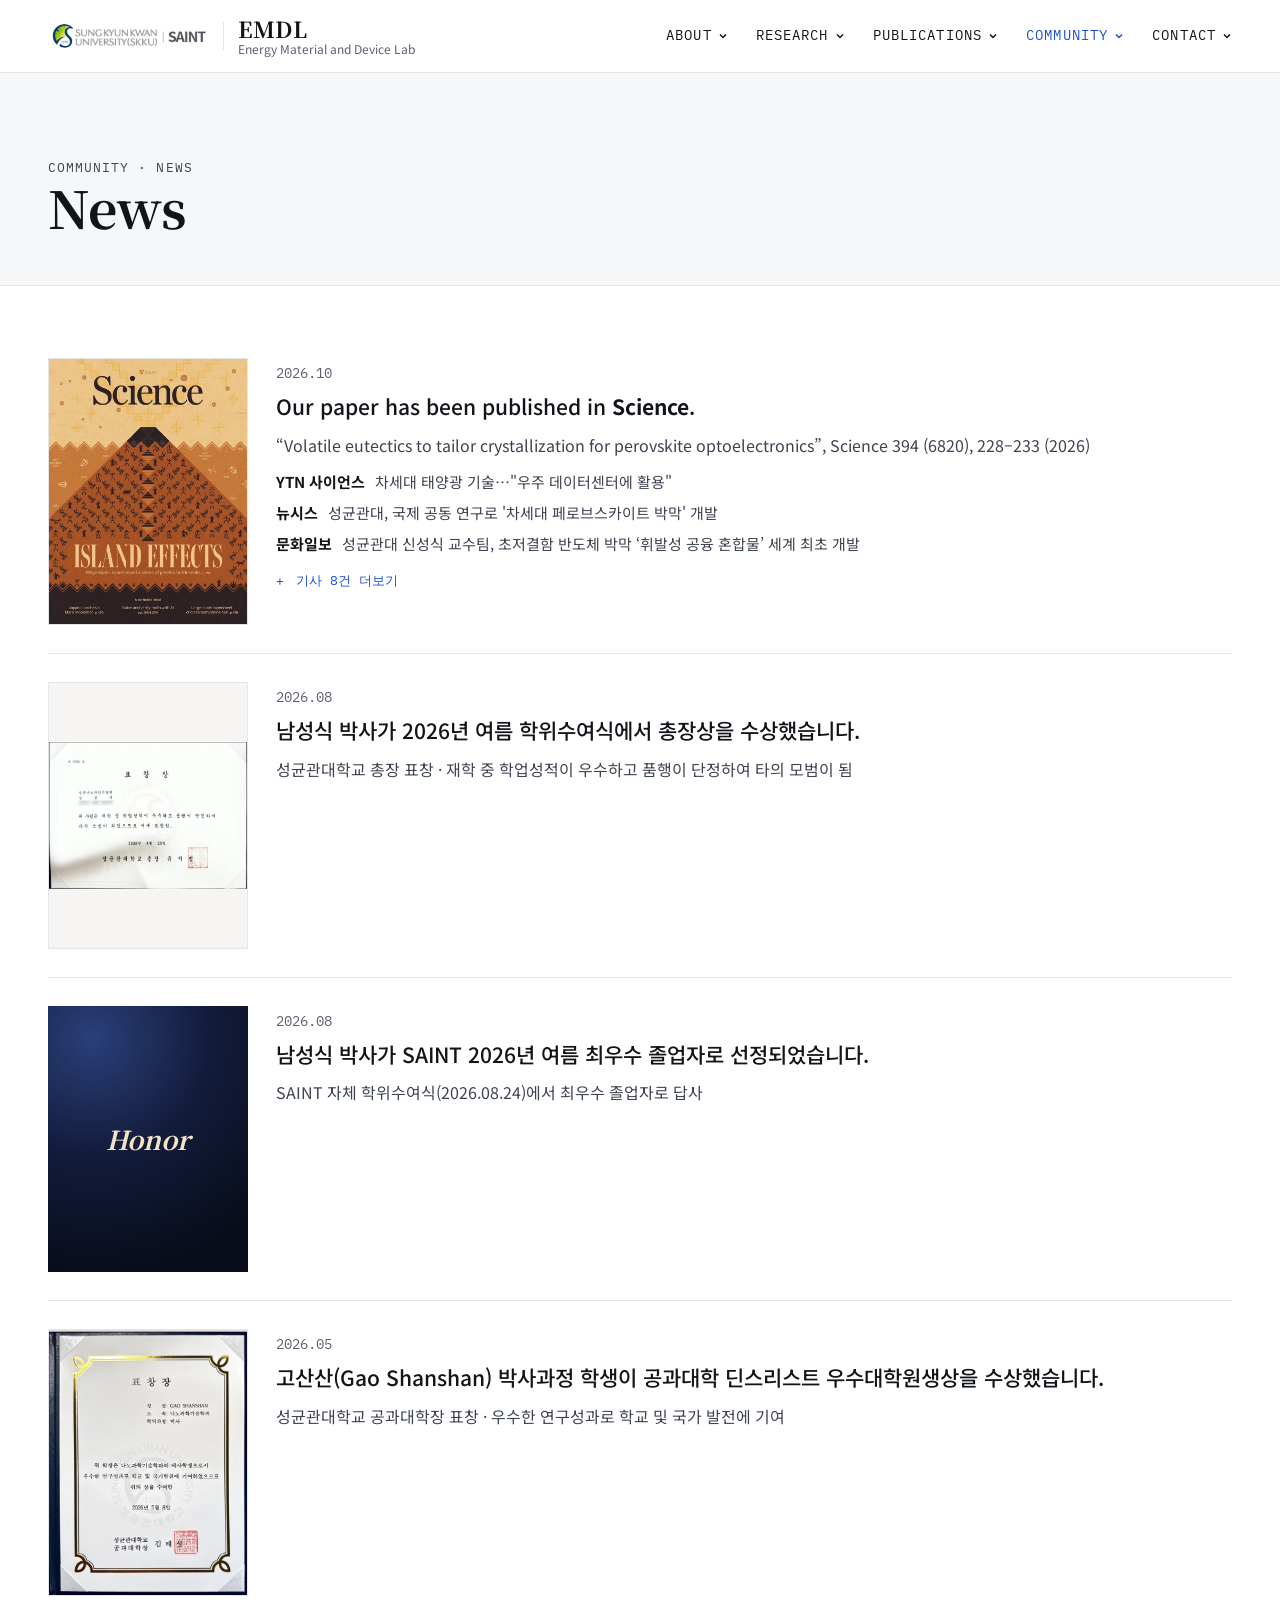
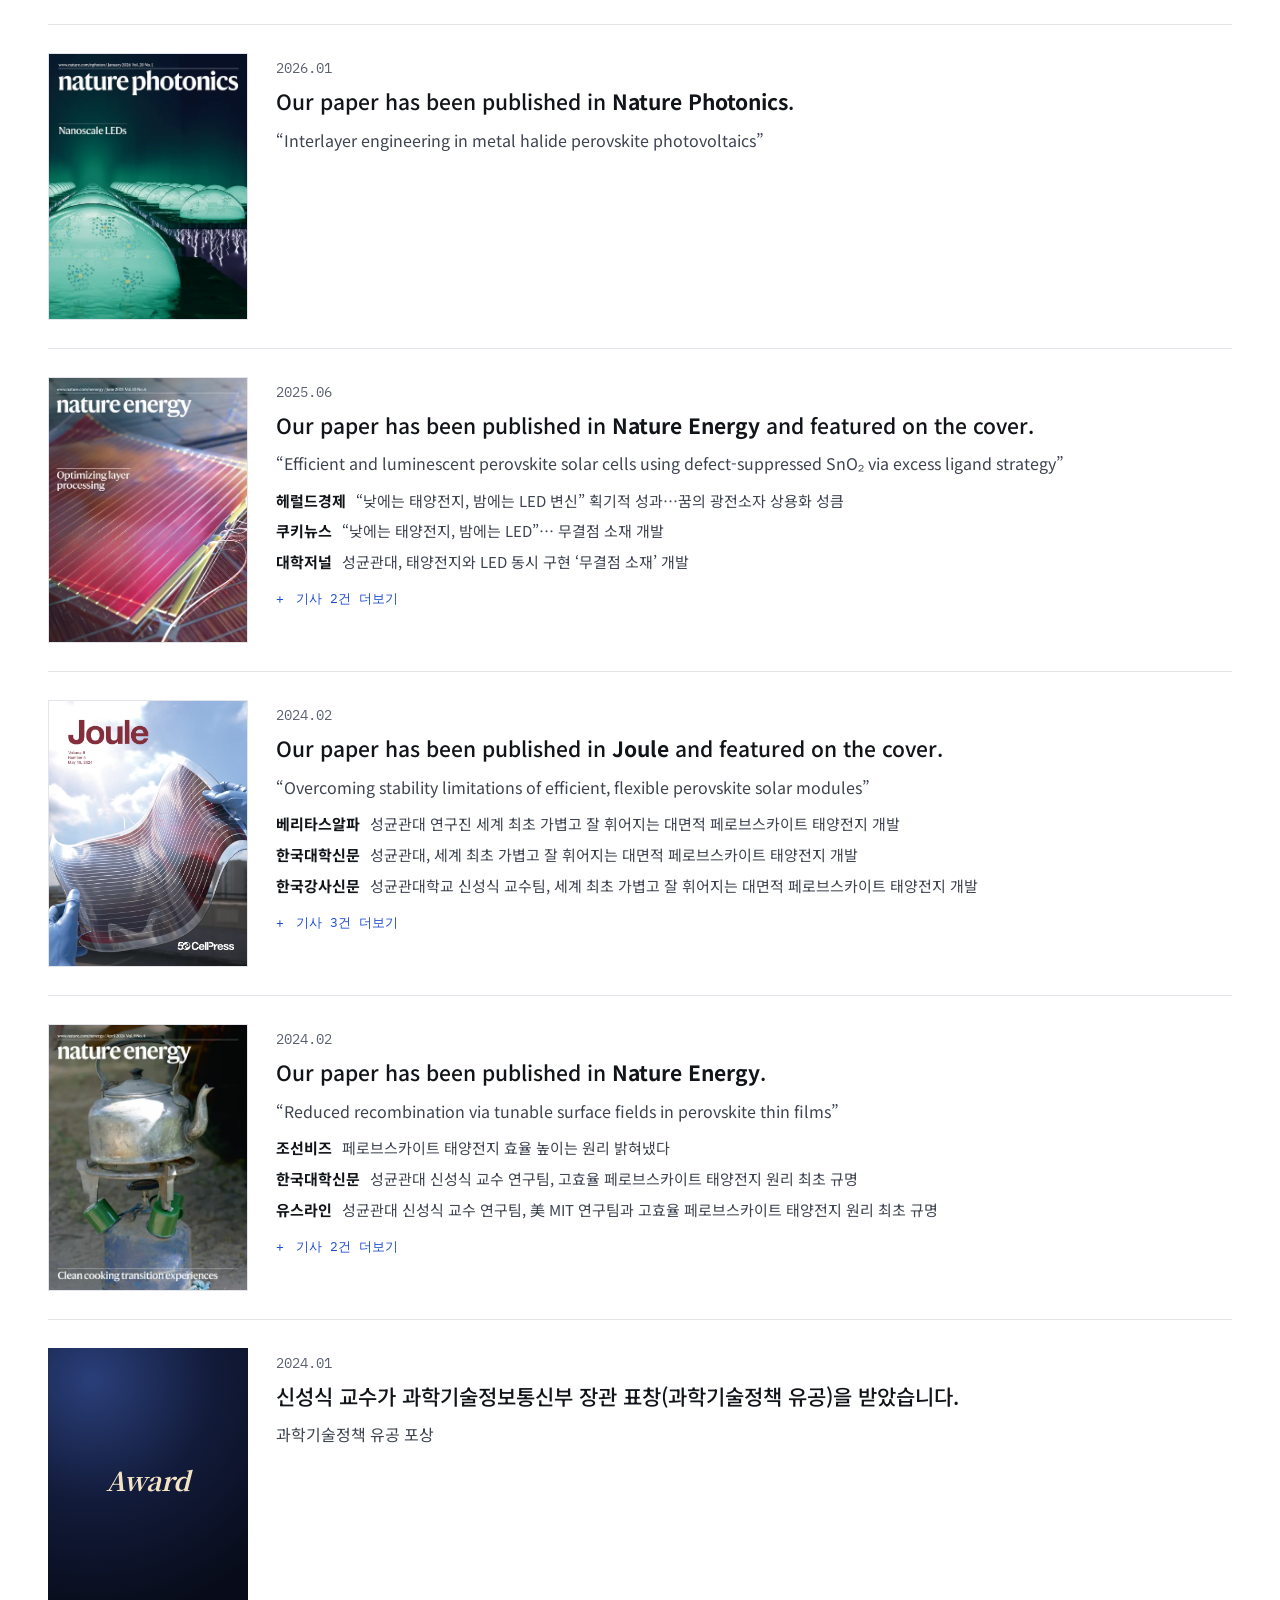
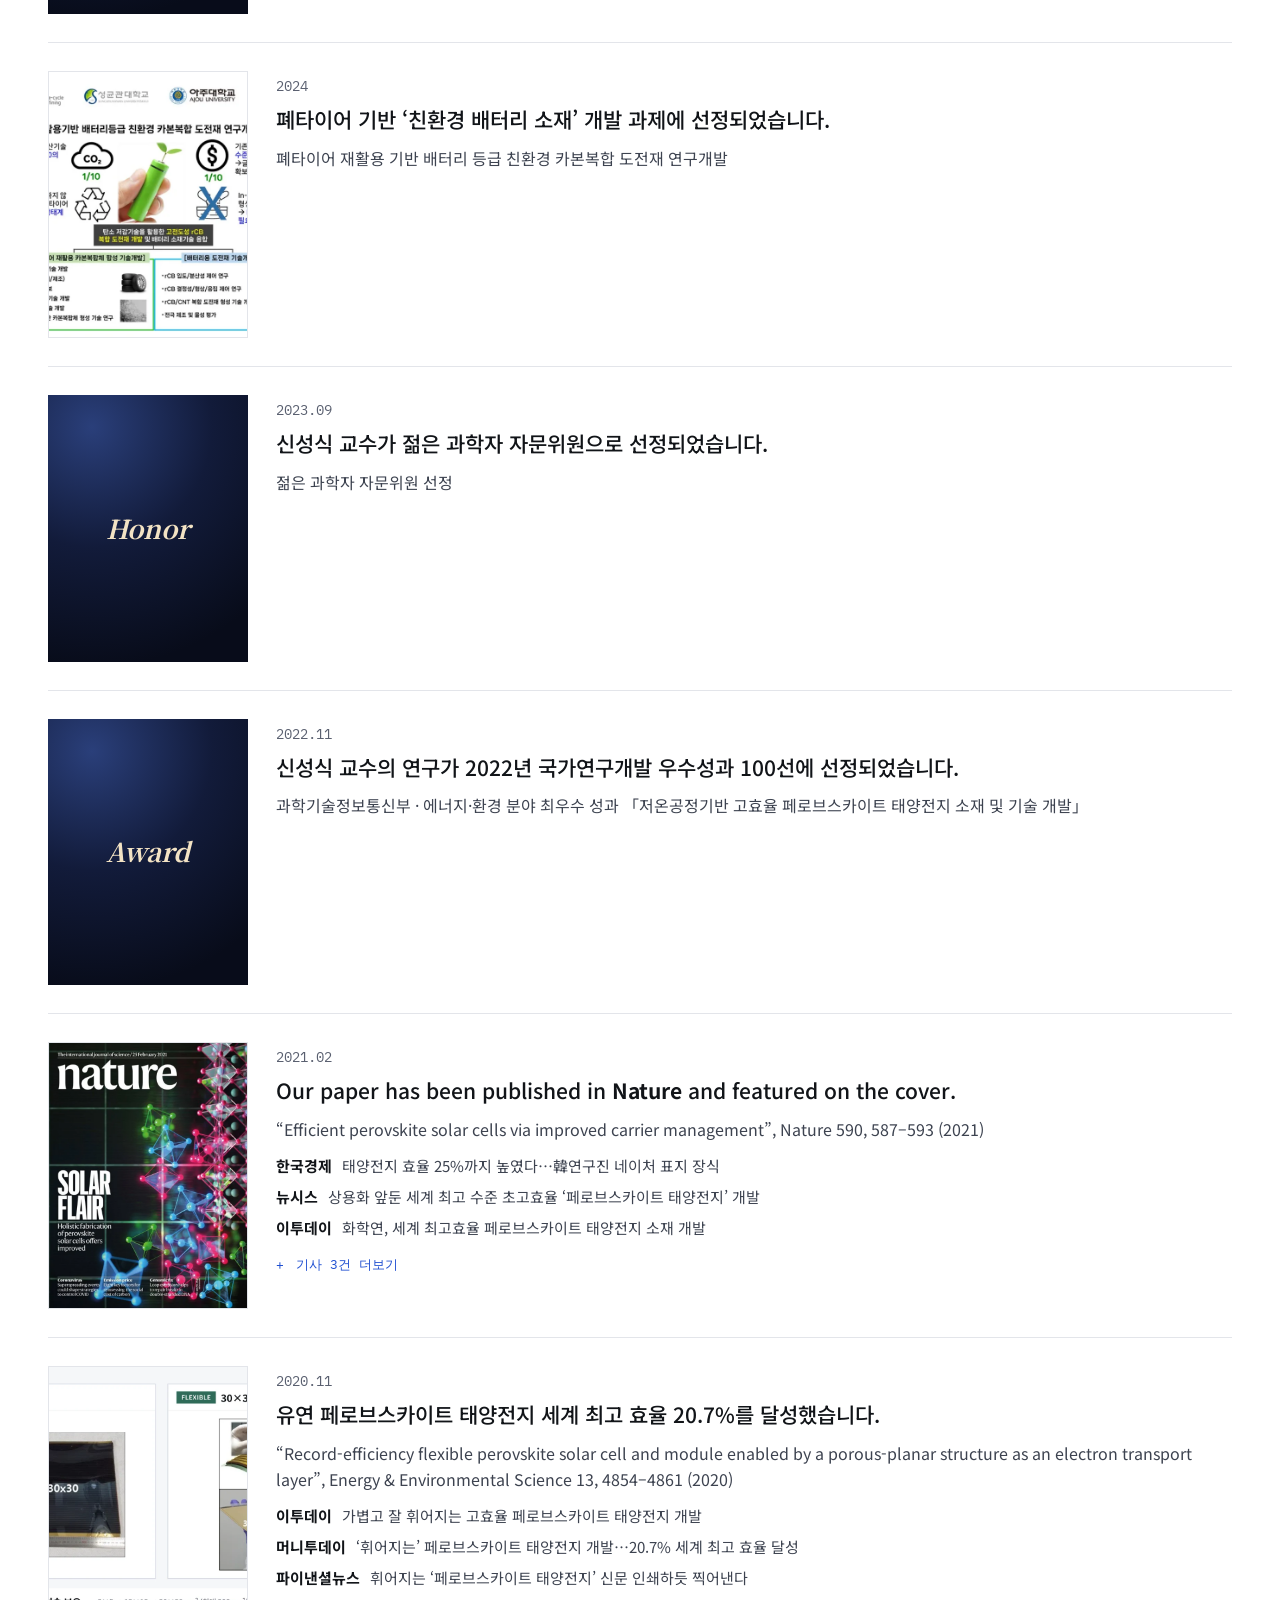
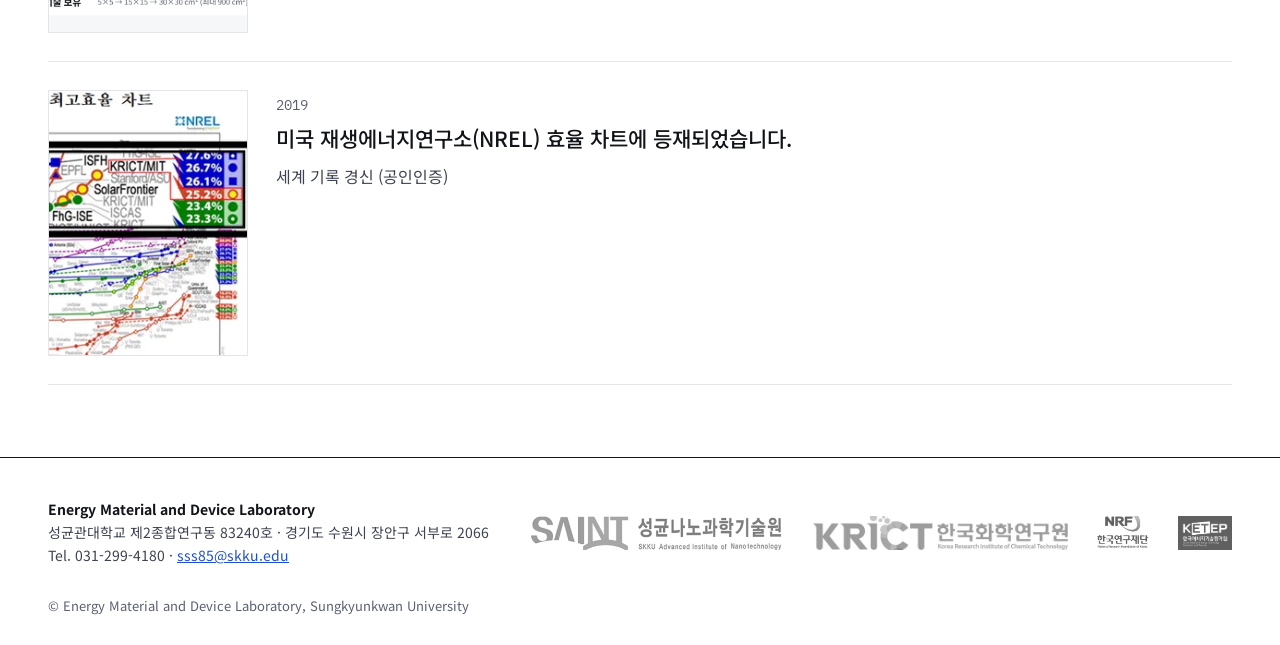
<file: news.html>
<!doctype html>
<html lang="ko">
<head>
<meta charset="utf-8">
<meta name="viewport" content="width=device-width, initial-scale=1">
<title>News | EMDL, SKKU</title>
<meta name="description" content="Energy Material and Device Laboratory (EMDL), SAINT &amp; Department of Nano Engineering, Sungkyunkwan University.">
<meta property="og:title" content="News | EMDL, SKKU">
<meta property="og:description" content="Energy Material and Device Laboratory (EMDL), SAINT &amp; Department of Nano Engineering, Sungkyunkwan University.">
<meta property="og:type" content="website">
<link rel="icon" href="data:image/svg+xml,%3Csvg xmlns='http://www.w3.org/2000/svg' viewBox='0 0 32 32'%3E%3Crect width='32' height='32' fill='%23111418'/%3E%3Ctext x='16' y='22' font-family='serif' font-size='16' font-weight='700' fill='%23fff' text-anchor='middle'%3EE%3C/text%3E%3C/svg%3E">
<link rel="preconnect" href="https://fonts.googleapis.com"><link rel="preconnect" href="https://fonts.gstatic.com" crossorigin><link href="https://fonts.googleapis.com/css2?family=Noto+Serif+KR:wght@500;700&amp;family=Noto+Sans+KR:wght@400;500;700&amp;family=IBM+Plex+Mono:wght@400;500&amp;display=swap" rel="stylesheet">
<link rel="stylesheet" href="assets/css/site.css?v=ec55af5c">

</head>
<body>
<header class="site-header">
<div class="wrap bar">
<a class="brand" href="index.html" aria-label="EMDL 홈">
<img src="assets/img/logo/skku-saint.png" alt="Sungkyunkwan University SAINT" width="307" height="65">
<span class="sep" aria-hidden="true"></span>
<span class="name"><b>EMDL</b><span>Energy Material and Device Lab</span></span>
</a>
<button class="menu-btn" type="button" aria-label="메뉴 열기" aria-expanded="false" aria-controls="nav">
<svg aria-hidden="true" width="20" height="20" viewBox="0 0 20 20" fill="none" stroke="currentColor" stroke-width="1.6"><path d="M3 6h14M3 10h14M3 14h14"/></svg>
</button>
<nav class="nav" id="nav" aria-label="주 메뉴"><div class="item"><a class="top" href="professor.html">ABOUT<svg aria-hidden="true" width="10" height="10" viewBox="0 0 10 10" fill="none" stroke="currentColor" stroke-width="1.5"><path d="M2 3.5l3 3 3-3"></path></svg></a><div class="sub"><a href="professor.html">Professor</a><a href="members.html">Members</a><a href="alumni.html">Alumni</a></div></div><div class="item"><a class="top" href="research.html">RESEARCH<svg aria-hidden="true" width="10" height="10" viewBox="0 0 10 10" fill="none" stroke="currentColor" stroke-width="1.5"><path d="M2 3.5l3 3 3-3"></path></svg></a><div class="sub"><a href="research.html#synthesis">Oxide &amp; Hybrid Semiconductor Materials</a><a href="research.html#applications">Perovskite Optoelectronics</a><a href="research.html#waste">Sustainable Battery Materials</a><a href="facilities.html">Facilities</a></div></div><div class="item"><a class="top" href="publications.html">PUBLICATIONS<svg aria-hidden="true" width="10" height="10" viewBox="0 0 10 10" fill="none" stroke="currentColor" stroke-width="1.5"><path d="M2 3.5l3 3 3-3"></path></svg></a><div class="sub"><a href="publications.html#selected">Selected Papers</a><a href="publications.html#all">All Papers</a><a href="patents.html">Patents</a></div></div><div class="item"><a class="top" href="news.html" aria-current="page">COMMUNITY<svg aria-hidden="true" width="10" height="10" viewBox="0 0 10 10" fill="none" stroke="currentColor" stroke-width="1.5"><path d="M2 3.5l3 3 3-3"></path></svg></a><div class="sub"><a href="news.html">News</a><a href="media.html">Media</a><a href="gallery.html">Gallery</a></div></div><div class="item"><a class="top" href="contact.html">CONTACT<svg aria-hidden="true" width="10" height="10" viewBox="0 0 10 10" fill="none" stroke="currentColor" stroke-width="1.5"><path d="M2 3.5l3 3 3-3"></path></svg></a><div class="sub"><a href="contact.html#location">Location</a><a href="contact.html#recruit">Recruitment</a></div></div></nav>
</div>
</header>
<main>
<section class="page-head"><div class="wrap"><p class="crumb">Community · News</p><h1>News</h1></div></section><section class="section"><div class="wrap"><article class="news-card"><div class="ph"><img src="assets/img/pubs/science-2026.webp" alt="" loading="lazy"></div><div><span class="mono muted" style="font-size:14px">2026.10</span><h2><a class="plain" href="https://www.science.org/doi/abs/10.1126/science.aeb4554">Our paper has been published in <b>Science</b>.</a></h2><p>“Volatile eutectics to tailor crystallization for perovskite optoelectronics”, Science 394 (6820), 228–233 (2026)</p><ul><li><a href="https://science.ytn.co.kr/program/view_today.php?s_mcd=0082&amp;key=202611131104404998"><b>YTN 사이언스</b> 차세대 태양광 기술…&quot;우주 데이터센터에 활용&quot;</a></li><li><a href="https://www.newsis.com/view/NISX20261102_0003851188"><b>뉴시스</b> 성균관대, 국제 공동 연구로 &#x27;차세대 페로브스카이트 박막&#x27; 개발</a></li><li><a href="https://www.munhwa.com/article/11623489"><b>문화일보</b> 성균관대 신성식 교수팀, 초저결함 반도체 박막 ‘휘발성 공융 혼합물’ 세계 최초 개발</a></li></ul><details class="press-box"><summary>기사 8건 더보기</summary><ul><li><a href="https://www.lecturernews.com/news/articleView.html?idxno=212158"><b>한국강사신문</b> 성균관대학교 신성식 교수팀, 초저결함 페로브스카이트 반도체 박막 개발…태양전지·LED 동시 구현</a></li><li><a href="https://www.newstnt.com/news/articleView.html?idxno=722558"><b>뉴스티앤티</b> 성균관대, 결함 대폭 줄인 페로브스카이트 박막 개발</a></li><li><a href="https://www.pinpointnews.co.kr/news/articleView.html?idxno=494820"><b>핀포인트뉴스</b> 성균관대 신성식 교수팀, 초저결함 페로브스카이트 개발… 태양전지·LED 동시 구현</a></li><li><a href="https://www.edaily.co.kr/News/Read?mediaCodeNo=257&amp;newsId=03712966645612592"><b>이데일리</b> 성균관대, 초저결함 반도체 박막 개발…태양전지·LED 동시 구현</a></li><li><a href="http://www.enewstoday.co.kr/news/articleView.html?idxno=2479600"><b>이뉴스투데이</b> 성균관대 신성식 교수팀, 태양전지와 LED를 하나로, 차세대 반도체 기술 개발</a></li><li><a href="http://www.dailysmart.co.kr/news/articleView.html?idxno=130996"><b>스마트경제</b> 하나의 소자로 전기를 만들고 빛까지 낸다…공융 현상 기반 ‘초저결함 페로브스카이트 반도체’ 세계 최초 개발</a></li><li><a href="https://www.lawissue.co.kr/view.php?ud=202610132301309422f4ab64559d_12"><b>로이슈</b> 성균관대 신성식 교수팀, 페로브스카이트 반도체 박막 개발</a></li><li><a href="https://www.spressnews.com/news/articleView.html?idxno=139260"><b>에스프레스(성대뉴스)</b> 신성식 교수팀, 공융 현상으로 초저결함 반도체 박막 개발… 태양전지·LED 동시 구현</a></li></ul></details></div></article><article class="news-card"><div class="ph"><img src="assets/img/news/nam-2026-presidents-award.webp" alt="" loading="lazy"></div><div><span class="mono muted" style="font-size:14px">2026.08</span><h2>남성식 박사가 2026년 여름 학위수여식에서 총장상을 수상했습니다.</h2><p>성균관대학교 총장 표창 · 재학 중 학업성적이 우수하고 품행이 단정하여 타의 모범이 됨</p></div></article><article class="news-card"><div class="ph"><span class="ph-label">Honor</span></div><div><span class="mono muted" style="font-size:14px">2026.08</span><h2>남성식 박사가 SAINT 2026년 여름 최우수 졸업자로 선정되었습니다.</h2><p>SAINT 자체 학위수여식(2026.08.24)에서 최우수 졸업자로 답사</p></div></article><article class="news-card"><div class="ph"><img src="assets/img/news/gao-2026-deanslist.webp" alt="" loading="lazy"></div><div><span class="mono muted" style="font-size:14px">2026.05</span><h2>고산산(Gao Shanshan) 박사과정 학생이 공과대학 딘스리스트 우수대학원생상을 수상했습니다.</h2><p>성균관대학교 공과대학장 표창 · 우수한 연구성과로 학교 및 국가 발전에 기여</p></div></article><article class="news-card"><div class="ph"><img src="assets/img/pubs/natphoton-2026.webp" alt="" loading="lazy"></div><div><span class="mono muted" style="font-size:14px">2026.01</span><h2><a class="plain" href="https://www.nature.com/articles/s41566-025-01809-8">Our paper has been published in <b>Nature Photonics</b>.</a></h2><p>“Interlayer engineering in metal halide perovskite photovoltaics”</p></div></article><article class="news-card"><div class="ph"><img src="assets/img/pubs/natenergy-2025-cover.webp" alt="" loading="lazy"></div><div><span class="mono muted" style="font-size:14px">2025.06</span><h2><a class="plain" href="https://www.nature.com/articles/s41560-025-01781-1">Our paper has been published in <b>Nature Energy</b> and featured on the cover.</a></h2><p>“Efficient and luminescent perovskite solar cells using defect-suppressed SnO₂ via excess ligand strategy”</p><ul><li><a href="https://biz.heraldcorp.com/article/10517345"><b>헤럴드경제</b> “낮에는 태양전지, 밤에는 LED 변신” 획기적 성과…꿈의 광전소자 상용화 성큼</a></li><li><a href="https://www.kukinews.com/article/view/kuk202506250092"><b>쿠키뉴스</b> “낮에는 태양전지, 밤에는 LED”… 무결점 소재 개발</a></li><li><a href="https://www.dhnews.co.kr/news/view/1065600942617400"><b>대학저널</b> 성균관대, 태양전지와 LED 동시 구현 ‘무결점 소재’ 개발</a></li></ul><details class="press-box"><summary>기사 2건 더보기</summary><ul><li><a href="https://www.joongangenews.com/news/articleView.html?idxno=429281"><b>중앙이코노미뉴스</b> 성균관대 신성식 교수팀, 태양전지와 LED를 동시에 구현한 ‘무결점 소재’ 개발</a></li><li><a href="http://www.popcornnews.net/news/articleView.html?idxno=84475"><b>팝콘뉴스</b> 성균관대 신성식 교수팀, 태양전지·LED 동시 구현한 ‘무결점 소재’ 개발</a></li></ul></details></div></article><article class="news-card"><div class="ph"><img src="assets/img/pubs/joule-2024-cover.webp" alt="" loading="lazy"></div><div><span class="mono muted" style="font-size:14px">2024.02</span><h2><a class="plain" href="https://www.cell.com/joule/fulltext/S2542-4351(24)00063-1">Our paper has been published in <b>Joule</b> and featured on the cover.</a></h2><p>“Overcoming stability limitations of efficient, flexible perovskite solar modules”</p><ul><li><a href="https://www.veritas-a.com/news/articleView.html?idxno=496322"><b>베리타스알파</b> 성균관대 연구진 세계 최초 가볍고 잘 휘어지는 대면적 페로브스카이트 태양전지 개발</a></li><li><a href="https://news.unn.net/news/articleView.html?idxno=560376"><b>한국대학신문</b> 성균관대, 세계 최초 가볍고 잘 휘어지는 대면적 페로브스카이트 태양전지 개발</a></li><li><a href="https://www.lecturernews.com/news/articleView.html?idxno=148152"><b>한국강사신문</b> 성균관대학교 신성식 교수팀, 세계 최초 가볍고 잘 휘어지는 대면적 페로브스카이트 태양전지 개발</a></li></ul><details class="press-box"><summary>기사 3건 더보기</summary><ul><li><a href="https://www.usline.kr/news/articleView.html?idxno=24819"><b>유스라인</b> 성균관대 연구진, 세계 최초 가볍고 잘 휘어지는 대면적 페로브스카이트 태양전지 개발</a></li><li><a href="https://cwn.kr/article/179565983039020"><b>CWN뉴스</b> 성균관대 연구진, 세계 최초 가볍고 잘 휘어지는 태양전지 개발</a></li><li><a href="https://www.skku.edu/skku/mobile/news.do?mode=view&amp;articleNo=116028"><b>성대뉴스</b> SAINT 신성식 교수 연구팀, 세계 최초 가볍고 잘 휘어지는 대면적 페로브스카이트 태양전지 개발</a></li></ul></details></div></article><article class="news-card"><div class="ph"><img src="assets/img/pubs/natenergy-2024.webp" alt="" loading="lazy"></div><div><span class="mono muted" style="font-size:14px">2024.02</span><h2><a class="plain" href="https://www.nature.com/articles/s41560-024-01470-5">Our paper has been published in <b>Nature Energy</b>.</a></h2><p>“Reduced recombination via tunable surface fields in perovskite thin films”</p><ul><li><a href="https://biz.chosun.com/nsearch/?query=%EC%8B%A0%EC%84%B1%EC%8B%9D&amp;siteid=chosunbiz&amp;website=chosunbiz&amp;opt_chk=true"><b>조선비즈</b> 페로브스카이트 태양전지 효율 높이는 원리 밝혀냈다</a></li><li><a href="https://news.unn.net/news/articleView.html?idxno=561151"><b>한국대학신문</b> 성균관대 신성식 교수 연구팀, 고효율 페로브스카이트 태양전지 원리 최초 규명</a></li><li><a href="https://www.usline.kr/news/articleView.html?idxno=25013"><b>유스라인</b> 성균관대 신성식 교수 연구팀, 美 MIT 연구팀과 고효율 페로브스카이트 태양전지 원리 최초 규명</a></li></ul><details class="press-box"><summary>기사 2건 더보기</summary><ul><li><a href="https://news.nate.com/view/20240326n17968"><b>네이트 뉴스</b> 성균관대, 美 MIT 연구팀과 함께 고효율 페로브스카이트 태양전지 원리 규명</a></li><li><a href="https://www.skku.edu/skku/campus/skk_comm/news04.do?mode=view&amp;articleNo=116618"><b>성대뉴스</b> SAINT 신성식 교수 연구팀, 美 MIT 연구팀과 고효율 페로브스카이트 태양전지 원리 최초 규명</a></li></ul></details></div></article><article class="news-card"><div class="ph"><span class="ph-label">Award</span></div><div><span class="mono muted" style="font-size:14px">2024.01</span><h2>신성식 교수가 과학기술정보통신부 장관 표창(과학기술정책 유공)을 받았습니다.</h2><p>과학기술정책 유공 포상</p></div></article><article class="news-card"><div class="ph"><img src="assets/img/news/waste-tire-project.webp" alt="" loading="lazy"></div><div><span class="mono muted" style="font-size:14px">2024</span><h2>폐타이어 기반 ‘친환경 배터리 소재’ 개발 과제에 선정되었습니다.</h2><p>폐타이어 재활용 기반 배터리 등급 친환경 카본복합 도전재 연구개발</p></div></article><article class="news-card"><div class="ph"><span class="ph-label">Honor</span></div><div><span class="mono muted" style="font-size:14px">2023.09</span><h2>신성식 교수가 젊은 과학자 자문위원으로 선정되었습니다.</h2><p>젊은 과학자 자문위원 선정</p></div></article><article class="news-card"><div class="ph"><span class="ph-label">Award</span></div><div><span class="mono muted" style="font-size:14px">2022.11</span><h2><a class="plain" href="https://saint.skku.edu/05_01/90?page=5">신성식 교수의 연구가 2022년 국가연구개발 우수성과 100선에 선정되었습니다.</a></h2><p>과학기술정보통신부 · 에너지·환경 분야 최우수 성과 「저온공정기반 고효율 페로브스카이트 태양전지 소재 및 기술 개발」</p></div></article><article class="news-card"><div class="ph"><img src="assets/img/pubs/nature-2021-cover.webp" alt="" loading="lazy"></div><div><span class="mono muted" style="font-size:14px">2021.02</span><h2><a class="plain" href="https://m.krict.re.kr/thumbnail//viewer/1617693481058/index.html">Our paper has been published in <b>Nature</b> and featured on the cover.</a></h2><p>“Efficient perovskite solar cells via improved carrier management”, Nature 590, 587–593 (2021)</p><ul><li><a href="https://www.hankyung.com/article/2021022495821"><b>한국경제</b> 태양전지 효율 25%까지 높였다…韓연구진 네이처 표지 장식</a></li><li><a href="https://mobile.newsis.com/view.html?ar_id=NISX20210224_0001350278"><b>뉴시스</b> 상용화 앞둔 세계 최고 수준 초고효율 ‘페로브스카이트 태양전지’ 개발</a></li><li><a href="https://www.etoday.co.kr/news/view/1997987"><b>이투데이</b> 화학연, 세계 최고효율 페로브스카이트 태양전지 소재 개발</a></li></ul><details class="press-box"><summary>기사 3건 더보기</summary><ul><li><a href="http://www.newsworks.co.kr/news/articleView.html?idxno=529663"><b>뉴스웍스</b> 페로브스카이트 태양전지 세계 최고 효율 달성</a></li><li><a href="https://www.ccnnews.co.kr/news/articleView.html?idxno=209821"><b>충청뉴스</b> 화학연 개발 초고효율 페로브스카이트 태양전지 ‘네이처’ 표지논문 게재</a></li><li><a href="https://www.krict.re.kr/thumbnail//viewer/1625033219834/index.html"><b>한국화학연구원</b> 초고효율 페로브스카이트 태양전지 네이처 표지논문 게재 (보도자료)</a></li></ul></details></div></article><article class="news-card"><div class="ph"><img src="assets/img/research/large-area-modules.webp" alt="" loading="lazy"></div><div><span class="mono muted" style="font-size:14px">2020.11</span><h2><a class="plain" href="https://doi.org/10.1039/D0EE02164D">유연 페로브스카이트 태양전지 세계 최고 효율 20.7%를 달성했습니다.</a></h2><p>“Record-efficiency flexible perovskite solar cell and module enabled by a porous-planar structure as an electron transport layer”, Energy &amp; Environmental Science 13, 4854–4861 (2020)</p><ul><li><a href="https://www.etoday.co.kr/news/view/1963283"><b>이투데이</b> 가볍고 잘 휘어지는 고효율 페로브스카이트 태양전지 개발</a></li><li><a href="https://www.mt.co.kr/tech/2020/11/17/2020111709233549083"><b>머니투데이</b> ‘휘어지는’ 페로브스카이트 태양전지 개발…20.7% 세계 최고 효율 달성</a></li><li><a href="https://www.fnnews.com/news/202011171650433969"><b>파이낸셜뉴스</b> 휘어지는 ‘페로브스카이트 태양전지’ 신문 인쇄하듯 찍어낸다</a></li></ul></div></article><article class="news-card"><div class="ph"><img src="assets/img/news/nrel-chart.webp" alt="" loading="lazy"></div><div><span class="mono muted" style="font-size:14px">2019</span><h2><a class="plain" href="https://www.sciencetimes.co.kr/news/%ED%8E%98%EB%A1%9C%EB%B8%8C-%ED%83%9C%EC%96%91%EC%A0%84%EC%A7%80-%ED%9A%A8%EC%9C%A8-25%EF%BC%85-%EC%9E%A5%EB%B2%BD-%EA%B9%BC%EB%8B%A4/">미국 재생에너지연구소(NREL) 효율 차트에 등재되었습니다.</a></h2><p>세계 기록 경신 (공인인증)</p></div></article></div></section>
</main>
<footer class="site-footer">
<div class="wrap top">
<div class="addr"><b>Energy Material and Device Laboratory</b><br>성균관대학교 제2종합연구동 83240호 · 경기도 수원시 장안구 서부로 2066<br>Tel. 031-299-4180 · <a href="mailto:sss85@skku.edu">sss85@skku.edu</a></div>
<div class="partners">
<a href="https://saint.skku.edu/saint/index.do" aria-label="SAINT"><img src="assets/img/logo/saint.png" alt="SAINT 성균나노과학기술원" loading="lazy"></a>
<a href="https://www.krict.re.kr/" aria-label="KRICT"><img src="assets/img/logo/krict.png" alt="한국화학연구원 KRICT" loading="lazy"></a>
<a href="https://www.nrf.re.kr/index" aria-label="NRF"><img src="assets/img/logo/nrf.webp" alt="한국연구재단 NRF" loading="lazy"></a>
<a href="https://www.ketep.re.kr/" aria-label="KETEP"><img src="assets/img/logo/ketep.webp" alt="한국에너지기술평가원 KETEP" loading="lazy"></a>
</div>
</div>
<div class="wrap copy">© Energy Material and Device Laboratory, Sungkyunkwan University</div>
</footer>
<script src="assets/js/site.js?v=102a0fb0"></script>
</body>
</html>
</file>
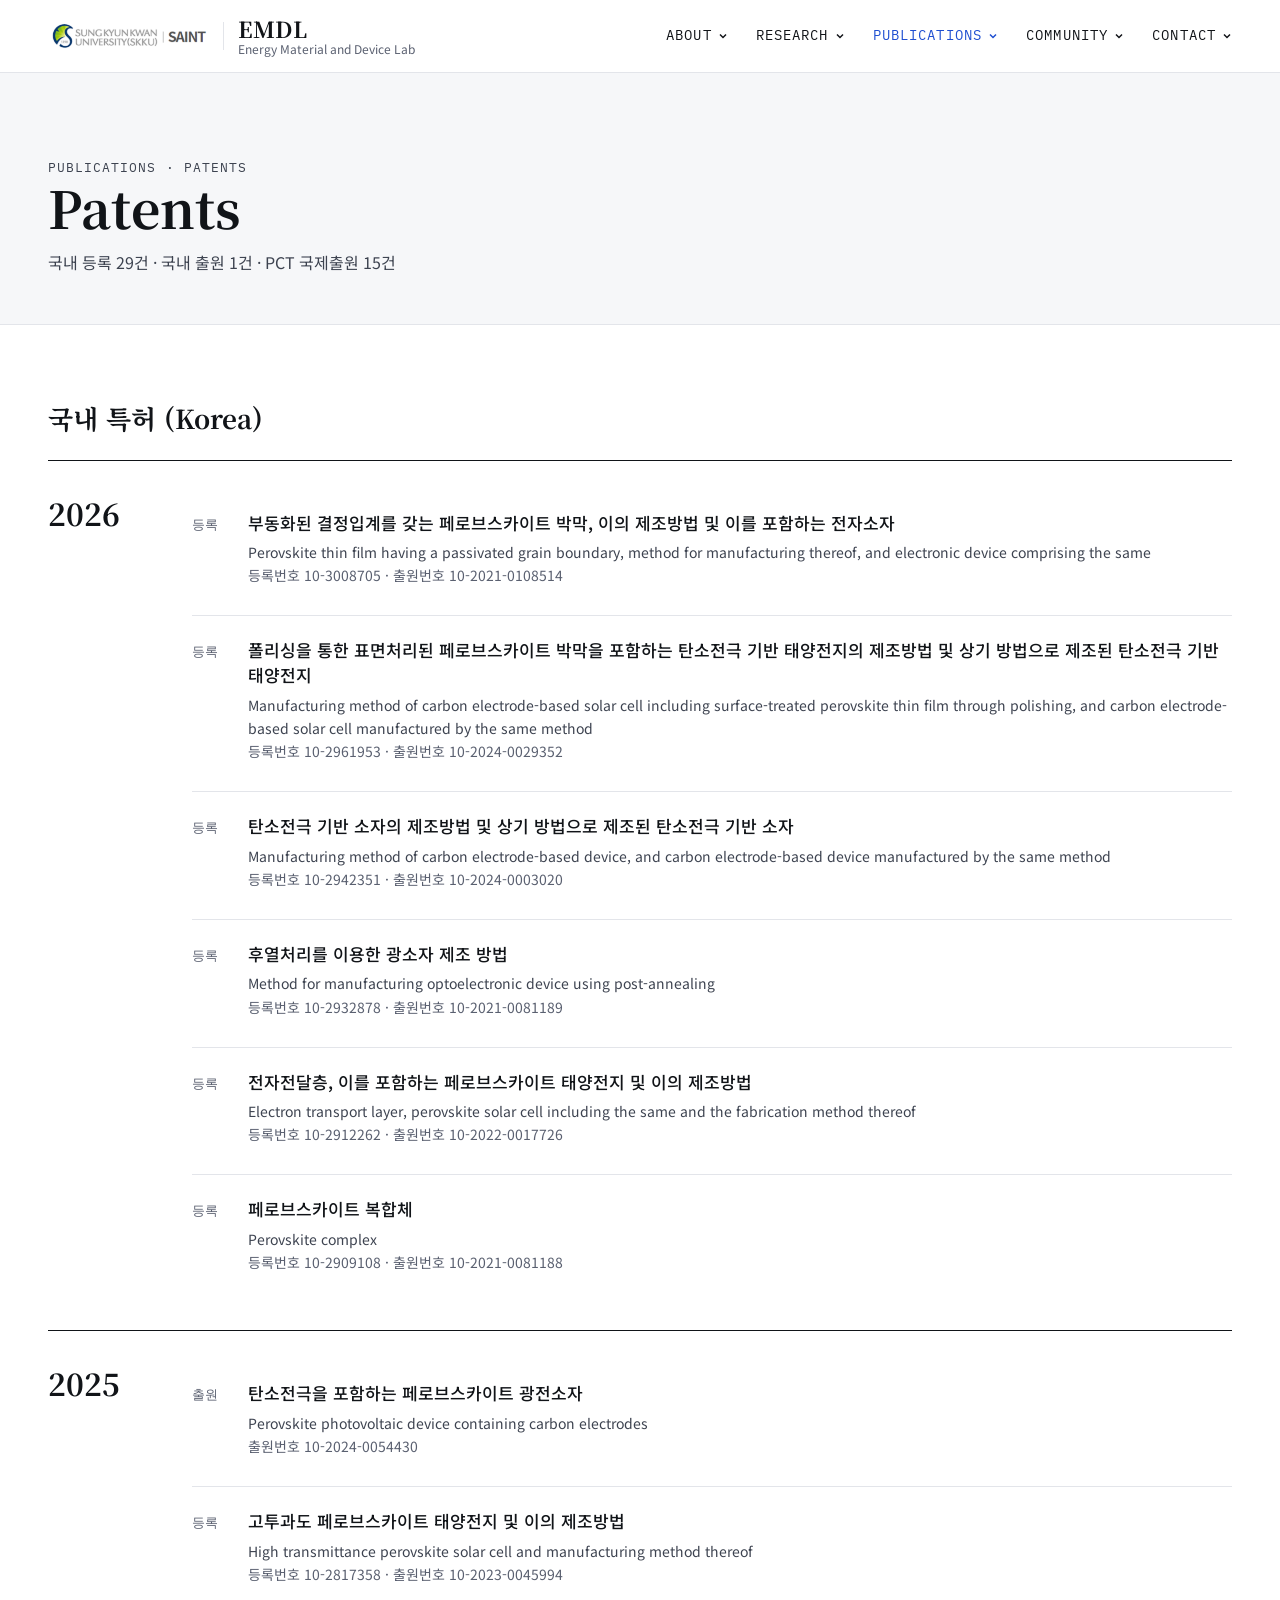
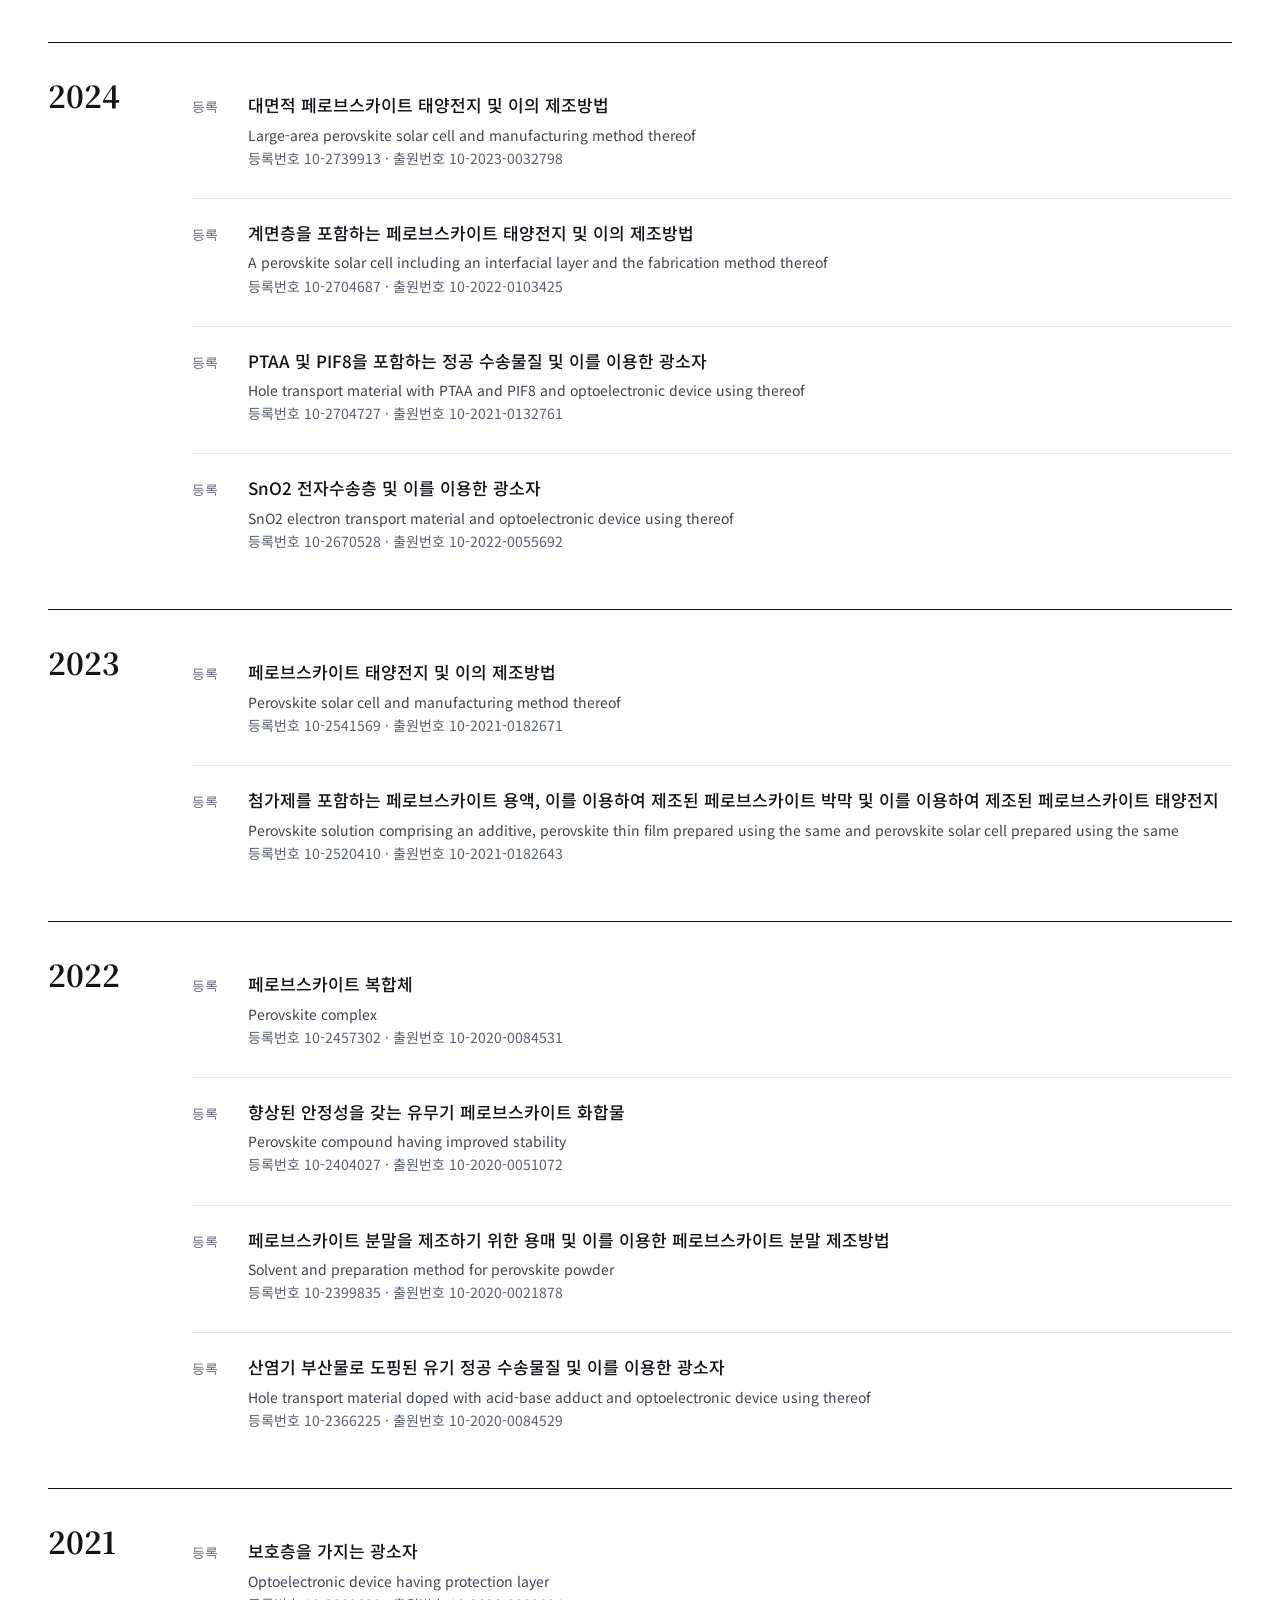
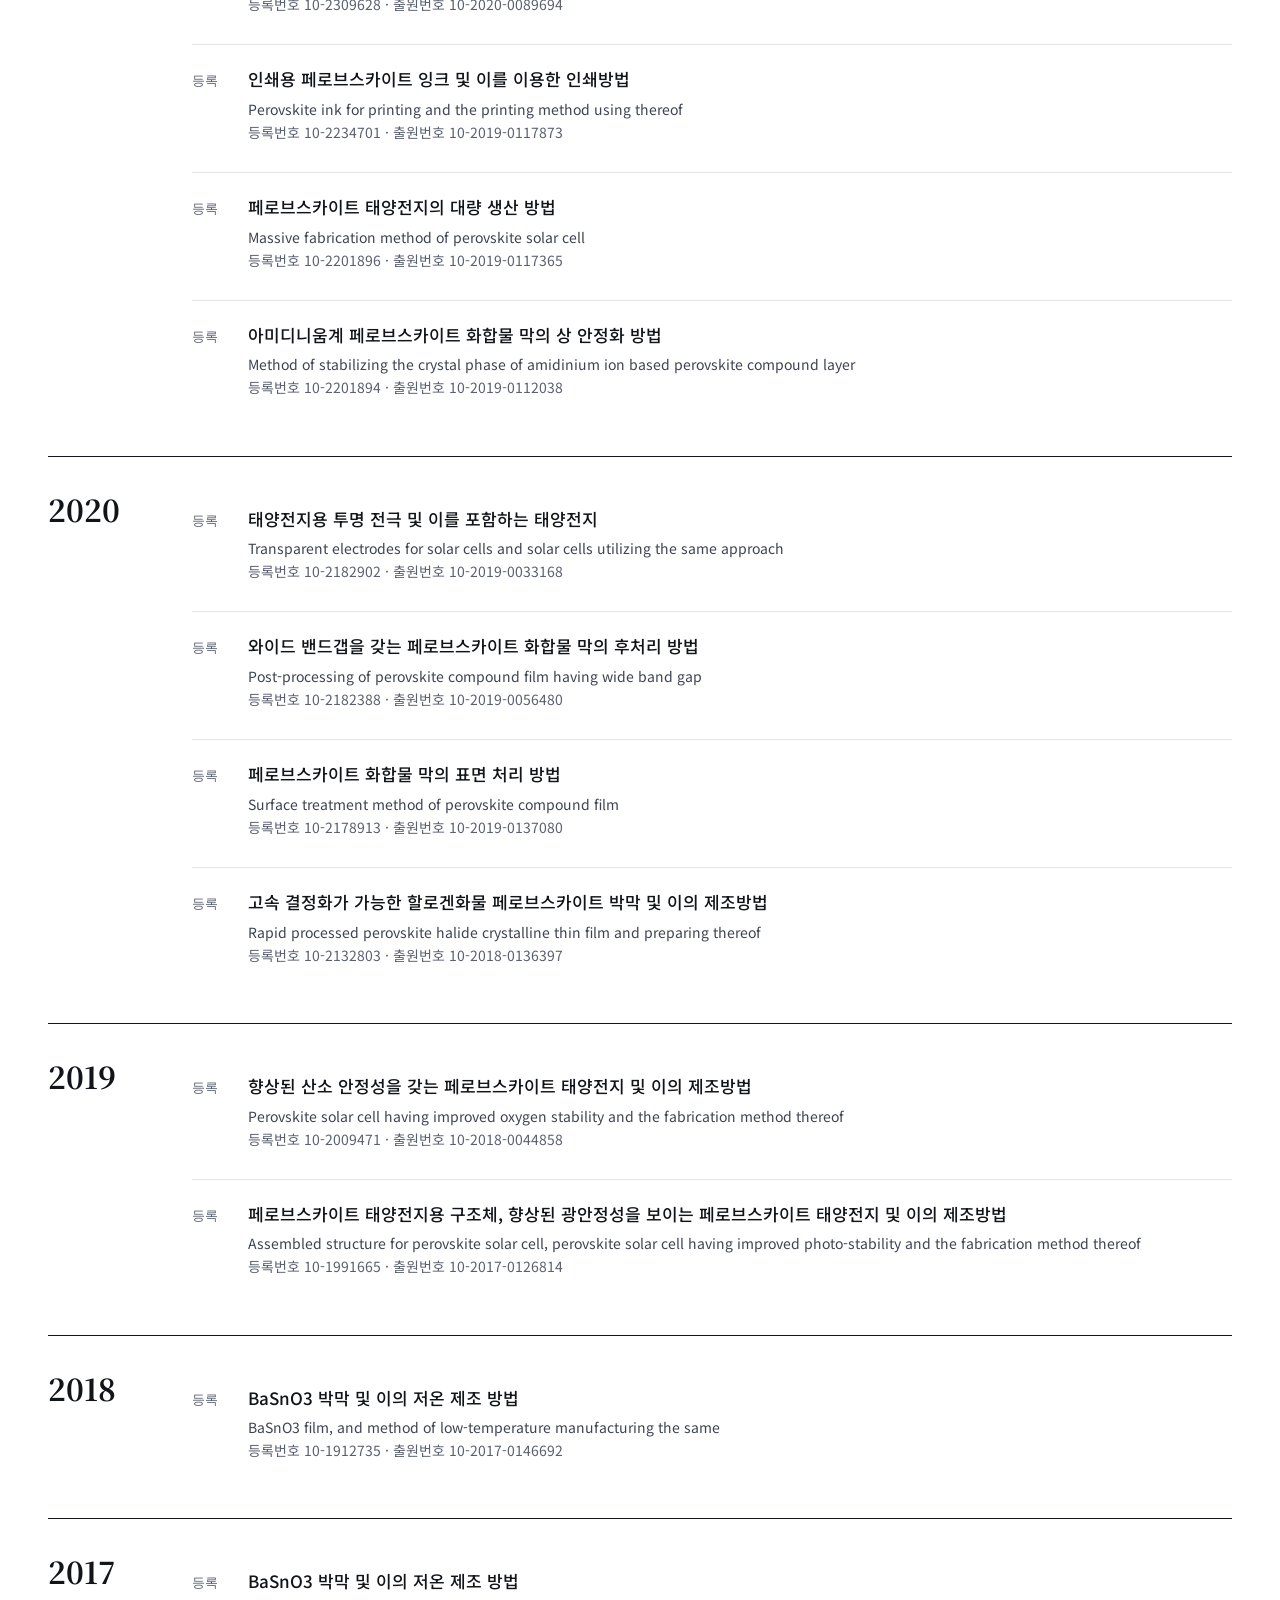
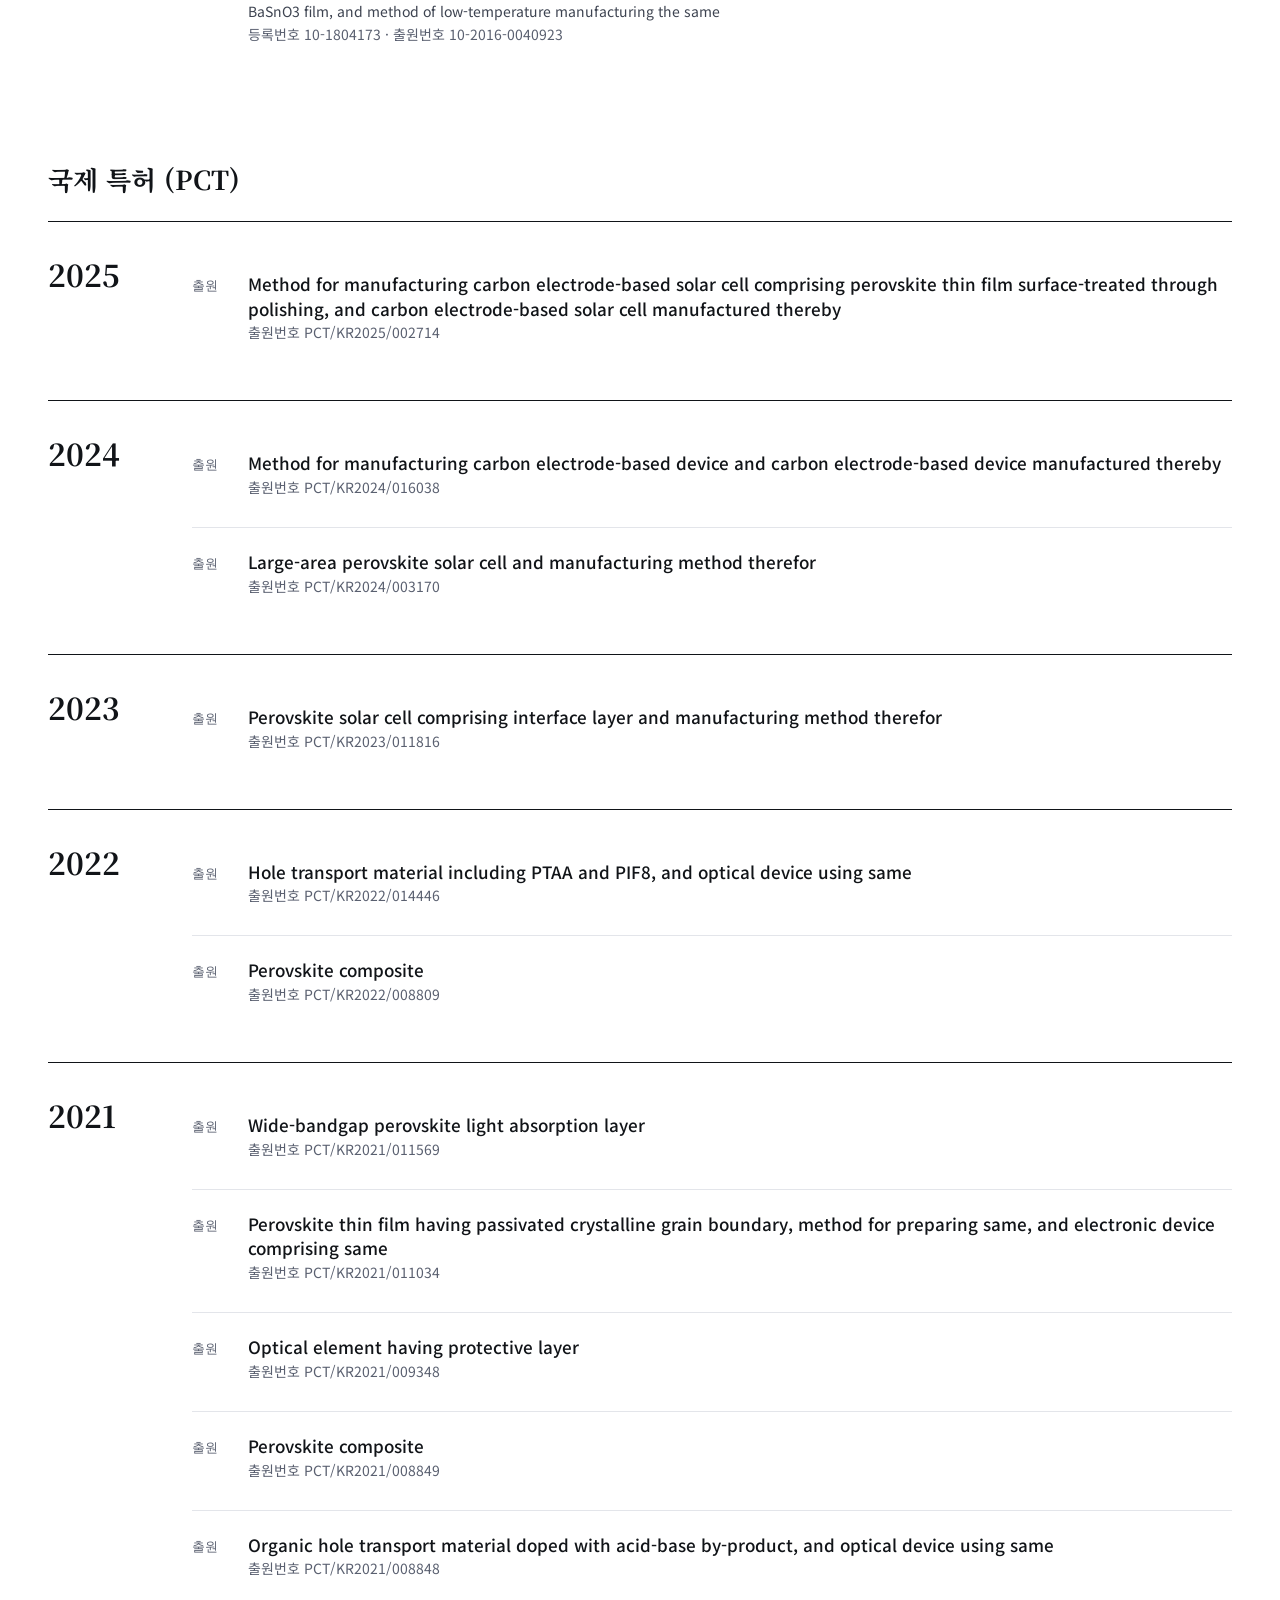
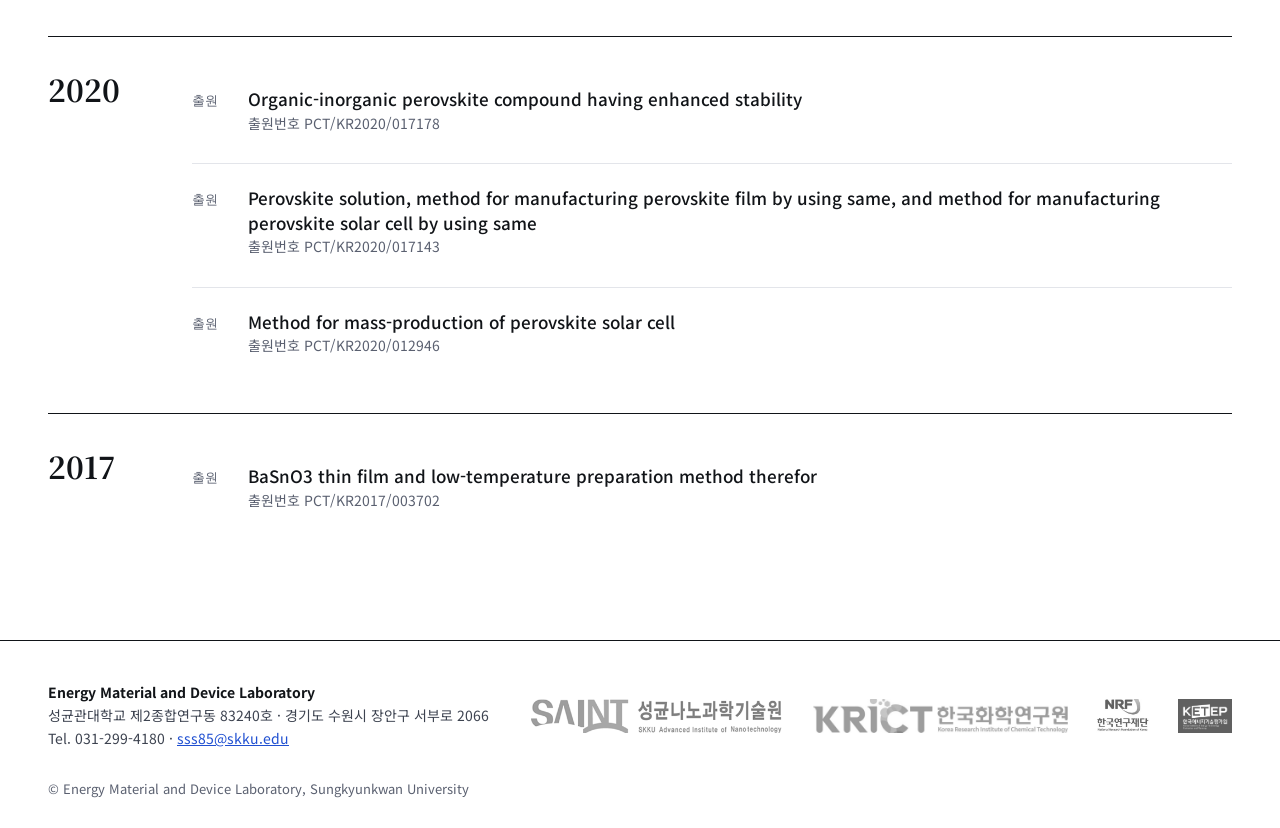
<file: patents.html>
<!doctype html>
<html lang="ko">
<head>
<meta charset="utf-8">
<meta name="viewport" content="width=device-width, initial-scale=1">
<title>Patents | EMDL, SKKU</title>
<meta name="description" content="Energy Material and Device Laboratory (EMDL), SAINT &amp; Department of Nano Engineering, Sungkyunkwan University.">
<meta property="og:title" content="Patents | EMDL, SKKU">
<meta property="og:description" content="Energy Material and Device Laboratory (EMDL), SAINT &amp; Department of Nano Engineering, Sungkyunkwan University.">
<meta property="og:type" content="website">
<link rel="icon" href="data:image/svg+xml,%3Csvg xmlns='http://www.w3.org/2000/svg' viewBox='0 0 32 32'%3E%3Crect width='32' height='32' fill='%23111418'/%3E%3Ctext x='16' y='22' font-family='serif' font-size='16' font-weight='700' fill='%23fff' text-anchor='middle'%3EE%3C/text%3E%3C/svg%3E">
<link rel="preconnect" href="https://fonts.googleapis.com"><link rel="preconnect" href="https://fonts.gstatic.com" crossorigin><link href="https://fonts.googleapis.com/css2?family=Noto+Serif+KR:wght@500;700&amp;family=Noto+Sans+KR:wght@400;500;700&amp;family=IBM+Plex+Mono:wght@400;500&amp;display=swap" rel="stylesheet">
<link rel="stylesheet" href="assets/css/site.css?v=ec55af5c">

</head>
<body>
<header class="site-header">
<div class="wrap bar">
<a class="brand" href="index.html" aria-label="EMDL 홈">
<img src="assets/img/logo/skku-saint.png" alt="Sungkyunkwan University SAINT" width="307" height="65">
<span class="sep" aria-hidden="true"></span>
<span class="name"><b>EMDL</b><span>Energy Material and Device Lab</span></span>
</a>
<button class="menu-btn" type="button" aria-label="메뉴 열기" aria-expanded="false" aria-controls="nav">
<svg aria-hidden="true" width="20" height="20" viewBox="0 0 20 20" fill="none" stroke="currentColor" stroke-width="1.6"><path d="M3 6h14M3 10h14M3 14h14"/></svg>
</button>
<nav class="nav" id="nav" aria-label="주 메뉴"><div class="item"><a class="top" href="professor.html">ABOUT<svg aria-hidden="true" width="10" height="10" viewBox="0 0 10 10" fill="none" stroke="currentColor" stroke-width="1.5"><path d="M2 3.5l3 3 3-3"></path></svg></a><div class="sub"><a href="professor.html">Professor</a><a href="members.html">Members</a><a href="alumni.html">Alumni</a></div></div><div class="item"><a class="top" href="research.html">RESEARCH<svg aria-hidden="true" width="10" height="10" viewBox="0 0 10 10" fill="none" stroke="currentColor" stroke-width="1.5"><path d="M2 3.5l3 3 3-3"></path></svg></a><div class="sub"><a href="research.html#synthesis">Oxide &amp; Hybrid Semiconductor Materials</a><a href="research.html#applications">Perovskite Optoelectronics</a><a href="research.html#waste">Sustainable Battery Materials</a><a href="facilities.html">Facilities</a></div></div><div class="item"><a class="top" href="publications.html" aria-current="page">PUBLICATIONS<svg aria-hidden="true" width="10" height="10" viewBox="0 0 10 10" fill="none" stroke="currentColor" stroke-width="1.5"><path d="M2 3.5l3 3 3-3"></path></svg></a><div class="sub"><a href="publications.html#selected">Selected Papers</a><a href="publications.html#all">All Papers</a><a href="patents.html">Patents</a></div></div><div class="item"><a class="top" href="news.html">COMMUNITY<svg aria-hidden="true" width="10" height="10" viewBox="0 0 10 10" fill="none" stroke="currentColor" stroke-width="1.5"><path d="M2 3.5l3 3 3-3"></path></svg></a><div class="sub"><a href="news.html">News</a><a href="media.html">Media</a><a href="gallery.html">Gallery</a></div></div><div class="item"><a class="top" href="contact.html">CONTACT<svg aria-hidden="true" width="10" height="10" viewBox="0 0 10 10" fill="none" stroke="currentColor" stroke-width="1.5"><path d="M2 3.5l3 3 3-3"></path></svg></a><div class="sub"><a href="contact.html#location">Location</a><a href="contact.html#recruit">Recruitment</a></div></div></nav>
</div>
</header>
<main>
<section class="page-head"><div class="wrap"><p class="crumb">Publications · Patents</p><h1>Patents</h1><p>국내 등록 29건 · 국내 출원 1건 · PCT 국제출원 15건</p></div></section><section class="section"><div class="wrap"><h2 class="sub-h" id="domestic">국내 특허 (Korea)</h2><div class="year"><h2 id="p2026">2026</h2><ol><li class="pub"><span class="n">등록</span><div><p class="tt">부동화된 결정입계를 갖는 페로브스카이트 박막, 이의 제조방법 및 이를 포함하는 전자소자</p><p class="au">Perovskite thin film having a passivated grain boundary, method for manufacturing thereof, and electronic device comprising the same</p><p class="vn">등록번호 10-3008705 · 출원번호 10-2021-0108514</p></div></li><li class="pub"><span class="n">등록</span><div><p class="tt">폴리싱을 통한 표면처리된 페로브스카이트 박막을 포함하는 탄소전극 기반 태양전지의 제조방법 및 상기 방법으로 제조된 탄소전극 기반 태양전지</p><p class="au">Manufacturing method of carbon electrode-based solar cell including surface-treated perovskite thin film through polishing, and carbon electrode-based solar cell manufactured by the same method</p><p class="vn">등록번호 10-2961953 · 출원번호 10-2024-0029352</p></div></li><li class="pub"><span class="n">등록</span><div><p class="tt">탄소전극 기반 소자의 제조방법 및 상기 방법으로 제조된 탄소전극 기반 소자</p><p class="au">Manufacturing method of carbon electrode-based device, and carbon electrode-based device manufactured by the same method</p><p class="vn">등록번호 10-2942351 · 출원번호 10-2024-0003020</p></div></li><li class="pub"><span class="n">등록</span><div><p class="tt">후열처리를 이용한 광소자 제조 방법</p><p class="au">Method for manufacturing optoelectronic device using post-annealing</p><p class="vn">등록번호 10-2932878 · 출원번호 10-2021-0081189</p></div></li><li class="pub"><span class="n">등록</span><div><p class="tt">전자전달층, 이를 포함하는 페로브스카이트 태양전지 및 이의 제조방법</p><p class="au">Electron transport layer, perovskite solar cell including the same and the fabrication method thereof</p><p class="vn">등록번호 10-2912262 · 출원번호 10-2022-0017726</p></div></li><li class="pub"><span class="n">등록</span><div><p class="tt">페로브스카이트 복합체</p><p class="au">Perovskite complex</p><p class="vn">등록번호 10-2909108 · 출원번호 10-2021-0081188</p></div></li></ol></div><div class="year"><h2 id="p2025">2025</h2><ol><li class="pub"><span class="n">출원</span><div><p class="tt">탄소전극을 포함하는 페로브스카이트 광전소자</p><p class="au">Perovskite photovoltaic device containing carbon electrodes</p><p class="vn">출원번호 10-2024-0054430</p></div></li><li class="pub"><span class="n">등록</span><div><p class="tt">고투과도 페로브스카이트 태양전지 및 이의 제조방법</p><p class="au">High transmittance perovskite solar cell and manufacturing method thereof</p><p class="vn">등록번호 10-2817358 · 출원번호 10-2023-0045994</p></div></li></ol></div><div class="year"><h2 id="p2024">2024</h2><ol><li class="pub"><span class="n">등록</span><div><p class="tt">대면적 페로브스카이트 태양전지 및 이의 제조방법</p><p class="au">Large-area perovskite solar cell and manufacturing method thereof</p><p class="vn">등록번호 10-2739913 · 출원번호 10-2023-0032798</p></div></li><li class="pub"><span class="n">등록</span><div><p class="tt">계면층을 포함하는 페로브스카이트 태양전지 및 이의 제조방법</p><p class="au">A perovskite solar cell including an interfacial layer and the fabrication method thereof</p><p class="vn">등록번호 10-2704687 · 출원번호 10-2022-0103425</p></div></li><li class="pub"><span class="n">등록</span><div><p class="tt">PTAA 및 PIF8을 포함하는 정공 수송물질 및 이를 이용한 광소자</p><p class="au">Hole transport material with PTAA and PIF8 and optoelectronic device using thereof</p><p class="vn">등록번호 10-2704727 · 출원번호 10-2021-0132761</p></div></li><li class="pub"><span class="n">등록</span><div><p class="tt">SnO2 전자수송층 및 이를 이용한 광소자</p><p class="au">SnO2 electron transport material and optoelectronic device using thereof</p><p class="vn">등록번호 10-2670528 · 출원번호 10-2022-0055692</p></div></li></ol></div><div class="year"><h2 id="p2023">2023</h2><ol><li class="pub"><span class="n">등록</span><div><p class="tt">페로브스카이트 태양전지 및 이의 제조방법</p><p class="au">Perovskite solar cell and manufacturing method thereof</p><p class="vn">등록번호 10-2541569 · 출원번호 10-2021-0182671</p></div></li><li class="pub"><span class="n">등록</span><div><p class="tt">첨가제를 포함하는 페로브스카이트 용액, 이를 이용하여 제조된 페로브스카이트 박막 및 이를 이용하여 제조된 페로브스카이트 태양전지</p><p class="au">Perovskite solution comprising an additive, perovskite thin film prepared using the same and perovskite solar cell prepared using the same</p><p class="vn">등록번호 10-2520410 · 출원번호 10-2021-0182643</p></div></li></ol></div><div class="year"><h2 id="p2022">2022</h2><ol><li class="pub"><span class="n">등록</span><div><p class="tt">페로브스카이트 복합체</p><p class="au">Perovskite complex</p><p class="vn">등록번호 10-2457302 · 출원번호 10-2020-0084531</p></div></li><li class="pub"><span class="n">등록</span><div><p class="tt">향상된 안정성을 갖는 유무기 페로브스카이트 화합물</p><p class="au">Perovskite compound having improved stability</p><p class="vn">등록번호 10-2404027 · 출원번호 10-2020-0051072</p></div></li><li class="pub"><span class="n">등록</span><div><p class="tt">페로브스카이트 분말을 제조하기 위한 용매 및 이를 이용한 페로브스카이트 분말 제조방법</p><p class="au">Solvent and preparation method for perovskite powder</p><p class="vn">등록번호 10-2399835 · 출원번호 10-2020-0021878</p></div></li><li class="pub"><span class="n">등록</span><div><p class="tt">산염기 부산물로 도핑된 유기 정공 수송물질 및 이를 이용한 광소자</p><p class="au">Hole transport material doped with acid-base adduct and optoelectronic device using thereof</p><p class="vn">등록번호 10-2366225 · 출원번호 10-2020-0084529</p></div></li></ol></div><div class="year"><h2 id="p2021">2021</h2><ol><li class="pub"><span class="n">등록</span><div><p class="tt">보호층을 가지는 광소자</p><p class="au">Optoelectronic device having protection layer</p><p class="vn">등록번호 10-2309628 · 출원번호 10-2020-0089694</p></div></li><li class="pub"><span class="n">등록</span><div><p class="tt">인쇄용 페로브스카이트 잉크 및 이를 이용한 인쇄방법</p><p class="au">Perovskite ink for printing and the printing method using thereof</p><p class="vn">등록번호 10-2234701 · 출원번호 10-2019-0117873</p></div></li><li class="pub"><span class="n">등록</span><div><p class="tt">페로브스카이트 태양전지의 대량 생산 방법</p><p class="au">Massive fabrication method of perovskite solar cell</p><p class="vn">등록번호 10-2201896 · 출원번호 10-2019-0117365</p></div></li><li class="pub"><span class="n">등록</span><div><p class="tt">아미디니움계 페로브스카이트 화합물 막의 상 안정화 방법</p><p class="au">Method of stabilizing the crystal phase of amidinium ion based perovskite compound layer</p><p class="vn">등록번호 10-2201894 · 출원번호 10-2019-0112038</p></div></li></ol></div><div class="year"><h2 id="p2020">2020</h2><ol><li class="pub"><span class="n">등록</span><div><p class="tt">태양전지용 투명 전극 및 이를 포함하는 태양전지</p><p class="au">Transparent electrodes for solar cells and solar cells utilizing the same approach</p><p class="vn">등록번호 10-2182902 · 출원번호 10-2019-0033168</p></div></li><li class="pub"><span class="n">등록</span><div><p class="tt">와이드 밴드갭을 갖는 페로브스카이트 화합물 막의 후처리 방법</p><p class="au">Post-processing of perovskite compound film having wide band gap</p><p class="vn">등록번호 10-2182388 · 출원번호 10-2019-0056480</p></div></li><li class="pub"><span class="n">등록</span><div><p class="tt">페로브스카이트 화합물 막의 표면 처리 방법</p><p class="au">Surface treatment method of perovskite compound film</p><p class="vn">등록번호 10-2178913 · 출원번호 10-2019-0137080</p></div></li><li class="pub"><span class="n">등록</span><div><p class="tt">고속 결정화가 가능한 할로겐화물 페로브스카이트 박막 및 이의 제조방법</p><p class="au">Rapid processed perovskite halide crystalline thin film and preparing thereof</p><p class="vn">등록번호 10-2132803 · 출원번호 10-2018-0136397</p></div></li></ol></div><div class="year"><h2 id="p2019">2019</h2><ol><li class="pub"><span class="n">등록</span><div><p class="tt">향상된 산소 안정성을 갖는 페로브스카이트 태양전지 및 이의 제조방법</p><p class="au">Perovskite solar cell having improved oxygen stability and the fabrication method thereof</p><p class="vn">등록번호 10-2009471 · 출원번호 10-2018-0044858</p></div></li><li class="pub"><span class="n">등록</span><div><p class="tt">페로브스카이트 태양전지용 구조체, 향상된 광안정성을 보이는 페로브스카이트 태양전지 및 이의 제조방법</p><p class="au">Assembled structure for perovskite solar cell, perovskite solar cell having improved photo-stability and the fabrication method thereof</p><p class="vn">등록번호 10-1991665 · 출원번호 10-2017-0126814</p></div></li></ol></div><div class="year"><h2 id="p2018">2018</h2><ol><li class="pub"><span class="n">등록</span><div><p class="tt">BaSnO3 박막 및 이의 저온 제조 방법</p><p class="au">BaSnO3 film, and method of low-temperature manufacturing the same</p><p class="vn">등록번호 10-1912735 · 출원번호 10-2017-0146692</p></div></li></ol></div><div class="year"><h2 id="p2017">2017</h2><ol><li class="pub"><span class="n">등록</span><div><p class="tt">BaSnO3 박막 및 이의 저온 제조 방법</p><p class="au">BaSnO3 film, and method of low-temperature manufacturing the same</p><p class="vn">등록번호 10-1804173 · 출원번호 10-2016-0040923</p></div></li></ol></div><h2 class="sub-h" id="international">국제 특허 (PCT)</h2><div class="year"><h2>2025</h2><ol><li class="pub"><span class="n">출원</span><div><p class="tt">Method for manufacturing carbon electrode-based solar cell comprising perovskite thin film surface-treated through polishing, and carbon electrode-based solar cell manufactured thereby</p><p class="vn">출원번호 PCT/KR2025/002714</p></div></li></ol></div><div class="year"><h2>2024</h2><ol><li class="pub"><span class="n">출원</span><div><p class="tt">Method for manufacturing carbon electrode-based device and carbon electrode-based device manufactured thereby</p><p class="vn">출원번호 PCT/KR2024/016038</p></div></li><li class="pub"><span class="n">출원</span><div><p class="tt">Large-area perovskite solar cell and manufacturing method therefor</p><p class="vn">출원번호 PCT/KR2024/003170</p></div></li></ol></div><div class="year"><h2>2023</h2><ol><li class="pub"><span class="n">출원</span><div><p class="tt">Perovskite solar cell comprising interface layer and manufacturing method therefor</p><p class="vn">출원번호 PCT/KR2023/011816</p></div></li></ol></div><div class="year"><h2>2022</h2><ol><li class="pub"><span class="n">출원</span><div><p class="tt">Hole transport material including PTAA and PIF8, and optical device using same</p><p class="vn">출원번호 PCT/KR2022/014446</p></div></li><li class="pub"><span class="n">출원</span><div><p class="tt">Perovskite composite</p><p class="vn">출원번호 PCT/KR2022/008809</p></div></li></ol></div><div class="year"><h2>2021</h2><ol><li class="pub"><span class="n">출원</span><div><p class="tt">Wide-bandgap perovskite light absorption layer</p><p class="vn">출원번호 PCT/KR2021/011569</p></div></li><li class="pub"><span class="n">출원</span><div><p class="tt">Perovskite thin film having passivated crystalline grain boundary, method for preparing same, and electronic device comprising same</p><p class="vn">출원번호 PCT/KR2021/011034</p></div></li><li class="pub"><span class="n">출원</span><div><p class="tt">Optical element having protective layer</p><p class="vn">출원번호 PCT/KR2021/009348</p></div></li><li class="pub"><span class="n">출원</span><div><p class="tt">Perovskite composite</p><p class="vn">출원번호 PCT/KR2021/008849</p></div></li><li class="pub"><span class="n">출원</span><div><p class="tt">Organic hole transport material doped with acid-base by-product, and optical device using same</p><p class="vn">출원번호 PCT/KR2021/008848</p></div></li></ol></div><div class="year"><h2>2020</h2><ol><li class="pub"><span class="n">출원</span><div><p class="tt">Organic-inorganic perovskite compound having enhanced stability</p><p class="vn">출원번호 PCT/KR2020/017178</p></div></li><li class="pub"><span class="n">출원</span><div><p class="tt">Perovskite solution, method for manufacturing perovskite film by using same, and method for manufacturing perovskite solar cell by using same</p><p class="vn">출원번호 PCT/KR2020/017143</p></div></li><li class="pub"><span class="n">출원</span><div><p class="tt">Method for mass-production of perovskite solar cell</p><p class="vn">출원번호 PCT/KR2020/012946</p></div></li></ol></div><div class="year"><h2>2017</h2><ol><li class="pub"><span class="n">출원</span><div><p class="tt">BaSnO3 thin film and low-temperature preparation method therefor</p><p class="vn">출원번호 PCT/KR2017/003702</p></div></li></ol></div></div></section>
</main>
<footer class="site-footer">
<div class="wrap top">
<div class="addr"><b>Energy Material and Device Laboratory</b><br>성균관대학교 제2종합연구동 83240호 · 경기도 수원시 장안구 서부로 2066<br>Tel. 031-299-4180 · <a href="mailto:sss85@skku.edu">sss85@skku.edu</a></div>
<div class="partners">
<a href="https://saint.skku.edu/saint/index.do" aria-label="SAINT"><img src="assets/img/logo/saint.png" alt="SAINT 성균나노과학기술원" loading="lazy"></a>
<a href="https://www.krict.re.kr/" aria-label="KRICT"><img src="assets/img/logo/krict.png" alt="한국화학연구원 KRICT" loading="lazy"></a>
<a href="https://www.nrf.re.kr/index" aria-label="NRF"><img src="assets/img/logo/nrf.webp" alt="한국연구재단 NRF" loading="lazy"></a>
<a href="https://www.ketep.re.kr/" aria-label="KETEP"><img src="assets/img/logo/ketep.webp" alt="한국에너지기술평가원 KETEP" loading="lazy"></a>
</div>
</div>
<div class="wrap copy">© Energy Material and Device Laboratory, Sungkyunkwan University</div>
</footer>
<script src="assets/js/site.js?v=102a0fb0"></script>
</body>
</html>
</file>
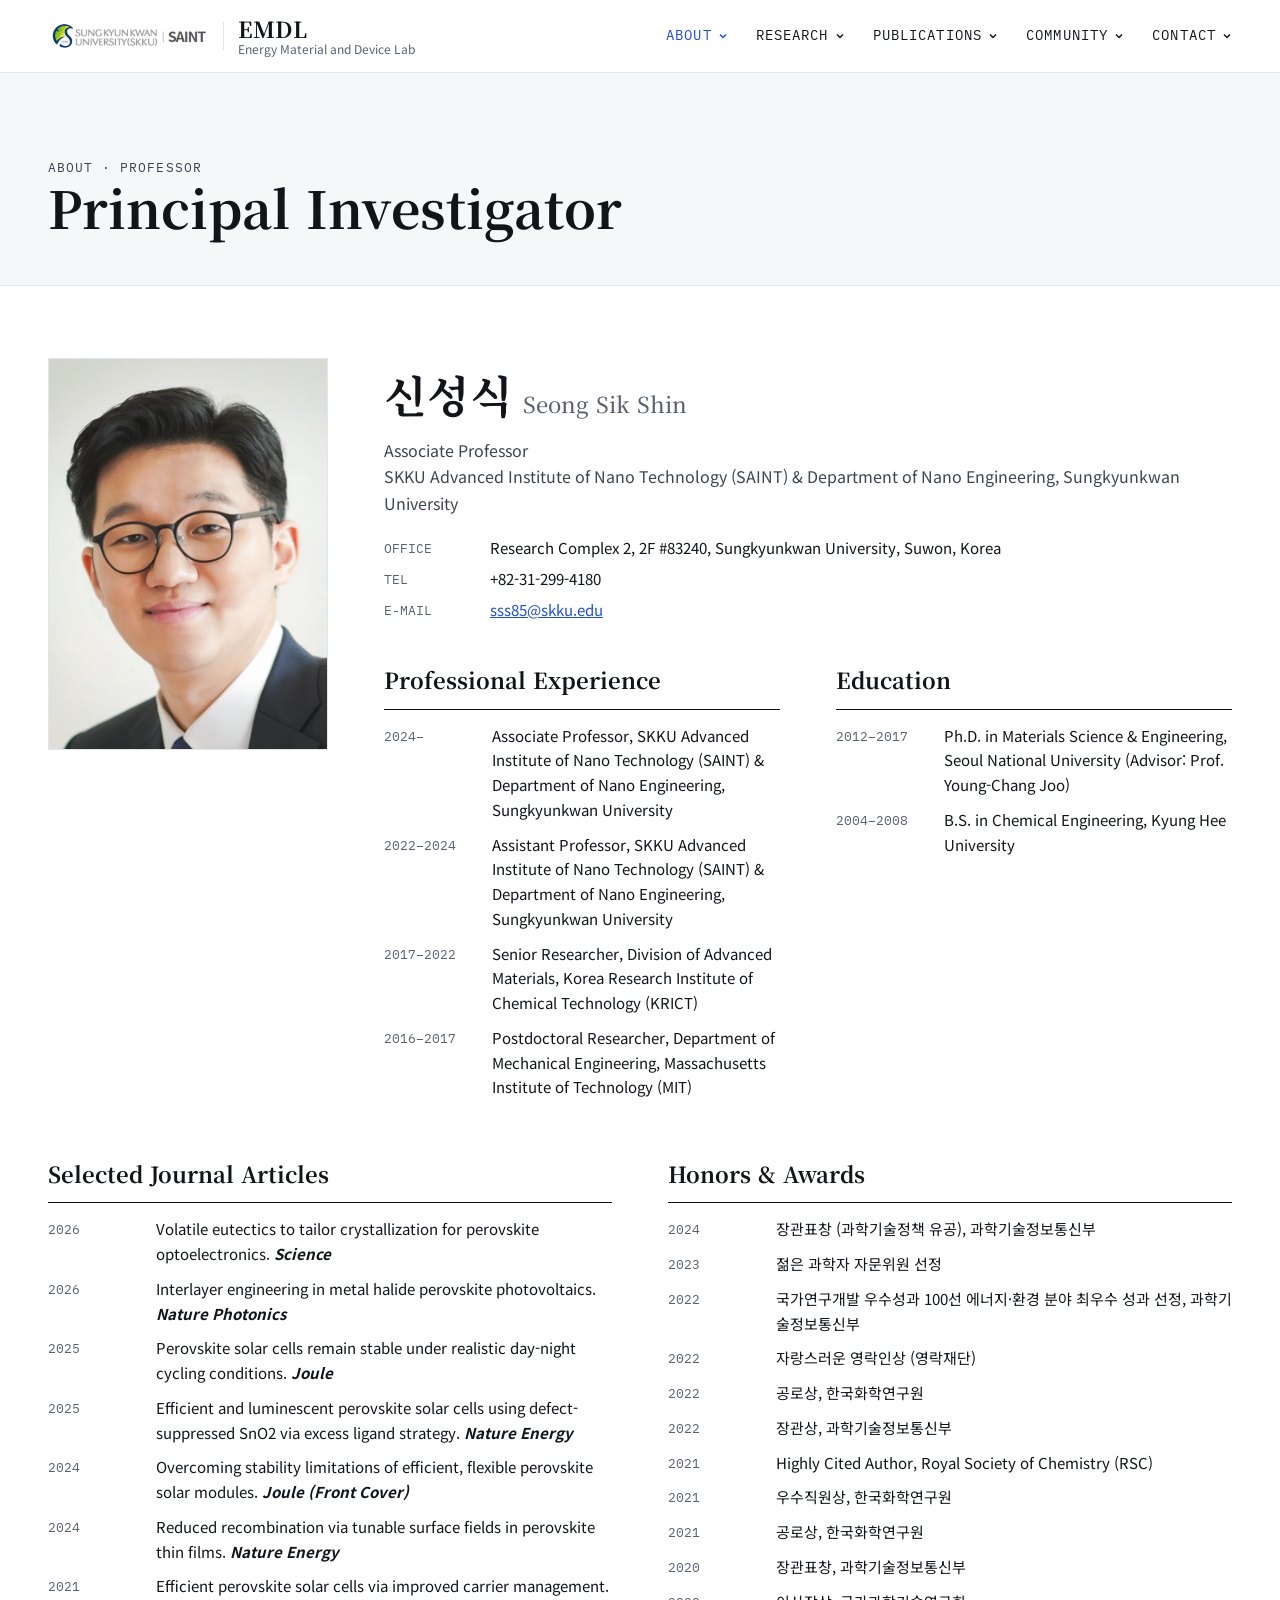
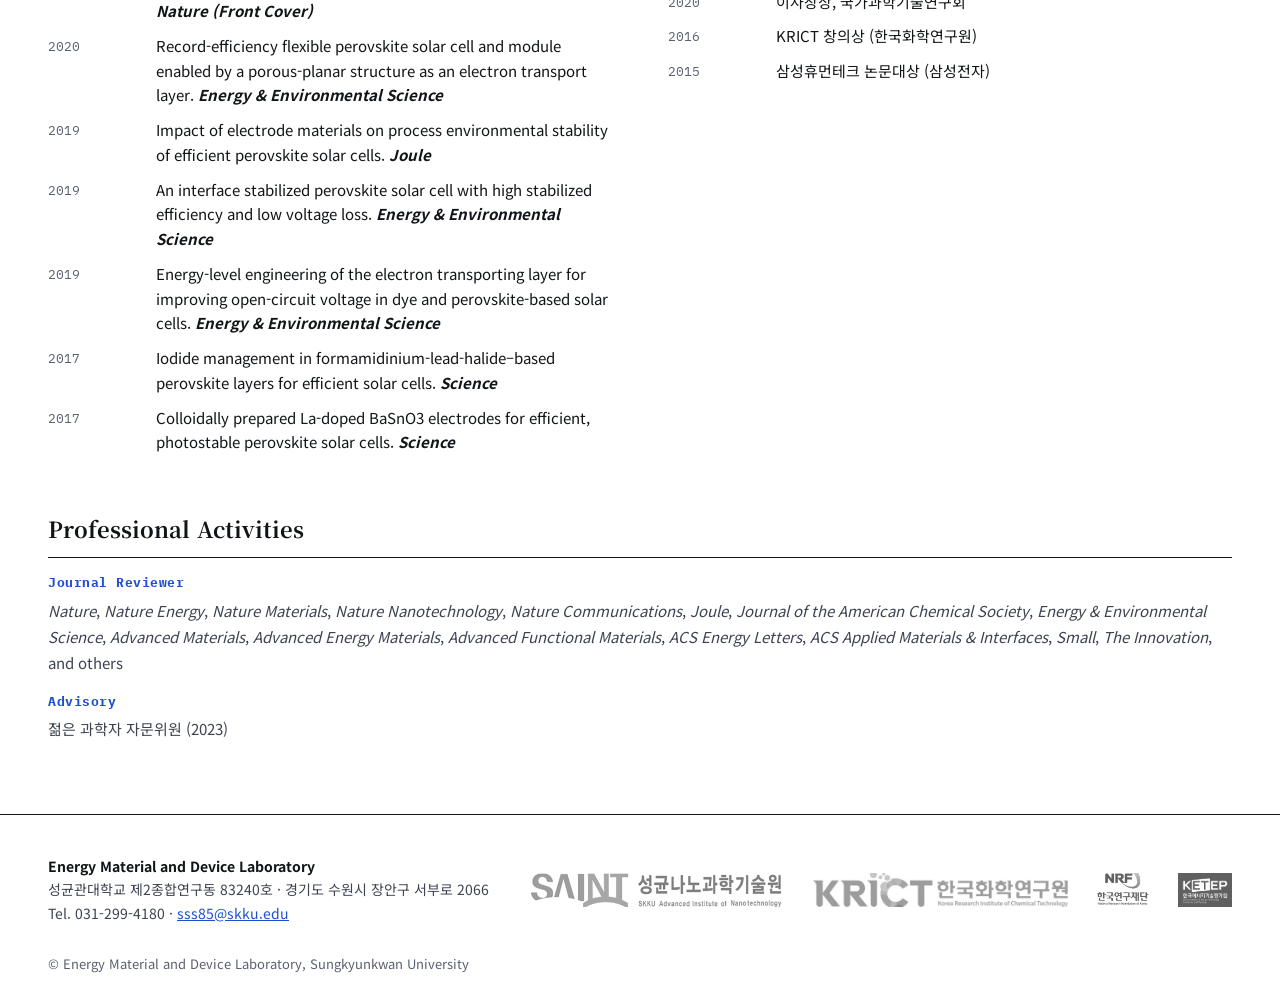
<file: professor.html>
<!doctype html>
<html lang="ko">
<head>
<meta charset="utf-8">
<meta name="viewport" content="width=device-width, initial-scale=1">
<title>Professor | EMDL, SKKU</title>
<meta name="description" content="Energy Material and Device Laboratory (EMDL), SAINT &amp; Department of Nano Engineering, Sungkyunkwan University.">
<meta property="og:title" content="Professor | EMDL, SKKU">
<meta property="og:description" content="Energy Material and Device Laboratory (EMDL), SAINT &amp; Department of Nano Engineering, Sungkyunkwan University.">
<meta property="og:type" content="website">
<link rel="icon" href="data:image/svg+xml,%3Csvg xmlns='http://www.w3.org/2000/svg' viewBox='0 0 32 32'%3E%3Crect width='32' height='32' fill='%23111418'/%3E%3Ctext x='16' y='22' font-family='serif' font-size='16' font-weight='700' fill='%23fff' text-anchor='middle'%3EE%3C/text%3E%3C/svg%3E">
<link rel="preconnect" href="https://fonts.googleapis.com"><link rel="preconnect" href="https://fonts.gstatic.com" crossorigin><link href="https://fonts.googleapis.com/css2?family=Noto+Serif+KR:wght@500;700&amp;family=Noto+Sans+KR:wght@400;500;700&amp;family=IBM+Plex+Mono:wght@400;500&amp;display=swap" rel="stylesheet">
<link rel="stylesheet" href="assets/css/site.css?v=ec55af5c">

</head>
<body>
<header class="site-header">
<div class="wrap bar">
<a class="brand" href="index.html" aria-label="EMDL 홈">
<img src="assets/img/logo/skku-saint.png" alt="Sungkyunkwan University SAINT" width="307" height="65">
<span class="sep" aria-hidden="true"></span>
<span class="name"><b>EMDL</b><span>Energy Material and Device Lab</span></span>
</a>
<button class="menu-btn" type="button" aria-label="메뉴 열기" aria-expanded="false" aria-controls="nav">
<svg aria-hidden="true" width="20" height="20" viewBox="0 0 20 20" fill="none" stroke="currentColor" stroke-width="1.6"><path d="M3 6h14M3 10h14M3 14h14"/></svg>
</button>
<nav class="nav" id="nav" aria-label="주 메뉴"><div class="item"><a class="top" href="professor.html" aria-current="page">ABOUT<svg aria-hidden="true" width="10" height="10" viewBox="0 0 10 10" fill="none" stroke="currentColor" stroke-width="1.5"><path d="M2 3.5l3 3 3-3"></path></svg></a><div class="sub"><a href="professor.html">Professor</a><a href="members.html">Members</a><a href="alumni.html">Alumni</a></div></div><div class="item"><a class="top" href="research.html">RESEARCH<svg aria-hidden="true" width="10" height="10" viewBox="0 0 10 10" fill="none" stroke="currentColor" stroke-width="1.5"><path d="M2 3.5l3 3 3-3"></path></svg></a><div class="sub"><a href="research.html#synthesis">Oxide &amp; Hybrid Semiconductor Materials</a><a href="research.html#applications">Perovskite Optoelectronics</a><a href="research.html#waste">Sustainable Battery Materials</a><a href="facilities.html">Facilities</a></div></div><div class="item"><a class="top" href="publications.html">PUBLICATIONS<svg aria-hidden="true" width="10" height="10" viewBox="0 0 10 10" fill="none" stroke="currentColor" stroke-width="1.5"><path d="M2 3.5l3 3 3-3"></path></svg></a><div class="sub"><a href="publications.html#selected">Selected Papers</a><a href="publications.html#all">All Papers</a><a href="patents.html">Patents</a></div></div><div class="item"><a class="top" href="news.html">COMMUNITY<svg aria-hidden="true" width="10" height="10" viewBox="0 0 10 10" fill="none" stroke="currentColor" stroke-width="1.5"><path d="M2 3.5l3 3 3-3"></path></svg></a><div class="sub"><a href="news.html">News</a><a href="media.html">Media</a><a href="gallery.html">Gallery</a></div></div><div class="item"><a class="top" href="contact.html">CONTACT<svg aria-hidden="true" width="10" height="10" viewBox="0 0 10 10" fill="none" stroke="currentColor" stroke-width="1.5"><path d="M2 3.5l3 3 3-3"></path></svg></a><div class="sub"><a href="contact.html#location">Location</a><a href="contact.html#recruit">Recruitment</a></div></div></nav>
</div>
</header>
<main>
<section class="page-head"><div class="wrap"><p class="crumb">About · Professor</p><h1>Principal Investigator</h1></div></section>
<section class="section"><div class="wrap">
<div class="prof">
<div class="photo"><img src="assets/img/people/prof-shin.webp" alt="신성식 교수" width="642" height="900"></div>
<div class="info">
<h2>신성식<small>Seong Sik Shin</small></h2>
<p class="role">Associate Professor<br>SKKU Advanced Institute of Nano Technology (SAINT) &amp; Department of Nano Engineering, Sungkyunkwan University</p>
<dl class="kv">
<dt>OFFICE</dt><dd>Research Complex 2, 2F #83240, Sungkyunkwan University, Suwon, Korea</dd>
<dt>TEL</dt><dd>+82-31-299-4180</dd>
<dt>E-MAIL</dt><dd><a href="mailto:sss85@skku.edu">sss85@skku.edu</a></dd>
</dl>
<div class="cv cv-in">
<div><h3>Professional Experience</h3><ul><li><span class="y">2024–</span><span>Associate Professor, SKKU Advanced Institute of Nano Technology (SAINT) &amp; Department of Nano Engineering, Sungkyunkwan University</span></li><li><span class="y">2022–2024</span><span>Assistant Professor, SKKU Advanced Institute of Nano Technology (SAINT) &amp; Department of Nano Engineering, Sungkyunkwan University</span></li><li><span class="y">2017–2022</span><span>Senior Researcher, Division of Advanced Materials, Korea Research Institute of Chemical Technology (KRICT)</span></li><li><span class="y">2016–2017</span><span>Postdoctoral Researcher, Department of Mechanical Engineering, Massachusetts Institute of Technology (MIT)</span></li></ul></div>
<div><h3>Education</h3><ul><li><span class="y">2012–2017</span><span>Ph.D. in Materials Science &amp; Engineering, Seoul National University (Advisor: Prof. Young-Chang Joo)</span></li><li><span class="y">2004–2008</span><span>B.S. in Chemical Engineering, Kyung Hee University</span></li></ul></div>
</div>
</div>
</div>
<div class="cv">
<div><h3>Selected Journal Articles</h3><ul><li><span class="y">2026</span><span><a href="https://www.science.org/doi/abs/10.1126/science.aeb4554" class="plain">Volatile eutectics to tailor crystallization for perovskite optoelectronics</a>. <b><i>Science</i></b></span></li><li><span class="y">2026</span><span><a href="https://www.nature.com/articles/s41566-025-01809-8" class="plain">Interlayer engineering in metal halide perovskite photovoltaics</a>. <b><i>Nature Photonics</i></b></span></li><li><span class="y">2025</span><span><a href="https://www.cell.com/joule/abstract/S2542-4351(25)00403-9" class="plain">Perovskite solar cells remain stable under realistic day-night cycling conditions</a>. <b><i>Joule</i></b></span></li><li><span class="y">2025</span><span><a href="https://www.nature.com/articles/s41560-025-01781-1" class="plain">Efficient and luminescent perovskite solar cells using defect-suppressed SnO2 via excess ligand strategy</a>. <b><i>Nature Energy</i></b></span></li><li><span class="y">2024</span><span><a href="https://www.cell.com/joule/abstract/S2542-4351(24)00063-1" class="plain">Overcoming stability limitations of efficient, flexible perovskite solar modules</a>. <b><i>Joule (Front Cover)</i></b></span></li><li><span class="y">2024</span><span><a href="https://www.nature.com/articles/s41560-024-01470-5" class="plain">Reduced recombination via tunable surface fields in perovskite thin films</a>. <b><i>Nature Energy</i></b></span></li><li><span class="y">2021</span><span><a href="https://doi.org/10.1038/s41586-021-03285-w" class="plain">Efficient perovskite solar cells via improved carrier management</a>. <b><i>Nature (Front Cover)</i></b></span></li><li><span class="y">2020</span><span><a href="https://doi.org/10.1039/D0EE02164D" class="plain">Record-efficiency flexible perovskite solar cell and module enabled by a porous-planar structure as an electron transport layer</a>. <b><i>Energy &amp; Environmental Science</i></b></span></li><li><span class="y">2019</span><span><a href="https://doi.org/10.1016/j.joule.2019.05.018" class="plain">Impact of electrode materials on process environmental stability of efficient perovskite solar cells</a>. <b><i>Joule</i></b></span></li><li><span class="y">2019</span><span><a href="https://doi.org/10.1039/C9EE00751B" class="plain">An interface stabilized perovskite solar cell with high stabilized efficiency and low voltage loss</a>. <b><i>Energy &amp; Environmental Science</i></b></span></li><li><span class="y">2019</span><span><a href="https://doi.org/10.1039/C8EE03672A" class="plain">Energy-level engineering of the electron transporting layer for improving open-circuit voltage in dye and perovskite-based solar cells</a>. <b><i>Energy &amp; Environmental Science</i></b></span></li><li><span class="y">2017</span><span><a href="https://doi.org/10.1126/science.aan2412" class="plain">Iodide management in formamidinium-lead-halide–based perovskite layers for efficient solar cells</a>. <b><i>Science</i></b></span></li><li><span class="y">2017</span><span><a href="https://doi.org/10.1126/science.aam6620" class="plain">Colloidally prepared La-doped BaSnO3 electrodes for efficient, photostable perovskite solar cells</a>. <b><i>Science</i></b></span></li></ul></div>
<div><h3>Honors &amp; Awards</h3><ul><li><span class="y">2024</span><span>장관표창 (과학기술정책 유공), 과학기술정보통신부</span></li><li><span class="y">2023</span><span>젊은 과학자 자문위원 선정</span></li><li><span class="y">2022</span><span>국가연구개발 우수성과 100선 에너지·환경 분야 최우수 성과 선정, 과학기술정보통신부</span></li><li><span class="y">2022</span><span>자랑스러운 영락인상 (영락재단)</span></li><li><span class="y">2022</span><span>공로상, 한국화학연구원</span></li><li><span class="y">2022</span><span>장관상, 과학기술정보통신부</span></li><li><span class="y">2021</span><span>Highly Cited Author, Royal Society of Chemistry (RSC)</span></li><li><span class="y">2021</span><span>우수직원상, 한국화학연구원</span></li><li><span class="y">2021</span><span>공로상, 한국화학연구원</span></li><li><span class="y">2020</span><span>장관표창, 과학기술정보통신부</span></li><li><span class="y">2020</span><span>이사장상, 국가과학기술연구회</span></li><li><span class="y">2016</span><span>KRICT 창의상 (한국화학연구원)</span></li><li><span class="y">2015</span><span>삼성휴먼테크 논문대상 (삼성전자)</span></li></ul></div>
</div>
<div class="cv">
<div class="wide"><h3>Professional Activities</h3>
<p class="act-h">Journal Reviewer</p>
<p class="act"><i>Nature</i>, <i>Nature Energy</i>, <i>Nature Materials</i>, <i>Nature Nanotechnology</i>, <i>Nature Communications</i>, <i>Joule</i>, <i>Journal of the American Chemical Society</i>, <i>Energy &amp; Environmental Science</i>, <i>Advanced Materials</i>, <i>Advanced Energy Materials</i>, <i>Advanced Functional Materials</i>, <i>ACS Energy Letters</i>, <i>ACS Applied Materials &amp; Interfaces</i>, <i>Small</i>, <i>The Innovation</i>, and others</p>
<p class="act-h">Advisory</p>
<p class="act">젊은 과학자 자문위원 (2023)</p>
</div>
</div>
</div></section>
</main>
<footer class="site-footer">
<div class="wrap top">
<div class="addr"><b>Energy Material and Device Laboratory</b><br>성균관대학교 제2종합연구동 83240호 · 경기도 수원시 장안구 서부로 2066<br>Tel. 031-299-4180 · <a href="mailto:sss85@skku.edu">sss85@skku.edu</a></div>
<div class="partners">
<a href="https://saint.skku.edu/saint/index.do" aria-label="SAINT"><img src="assets/img/logo/saint.png" alt="SAINT 성균나노과학기술원" loading="lazy"></a>
<a href="https://www.krict.re.kr/" aria-label="KRICT"><img src="assets/img/logo/krict.png" alt="한국화학연구원 KRICT" loading="lazy"></a>
<a href="https://www.nrf.re.kr/index" aria-label="NRF"><img src="assets/img/logo/nrf.webp" alt="한국연구재단 NRF" loading="lazy"></a>
<a href="https://www.ketep.re.kr/" aria-label="KETEP"><img src="assets/img/logo/ketep.webp" alt="한국에너지기술평가원 KETEP" loading="lazy"></a>
</div>
</div>
<div class="wrap copy">© Energy Material and Device Laboratory, Sungkyunkwan University</div>
</footer>
<script src="assets/js/site.js?v=102a0fb0"></script>
</body>
</html>
</file>
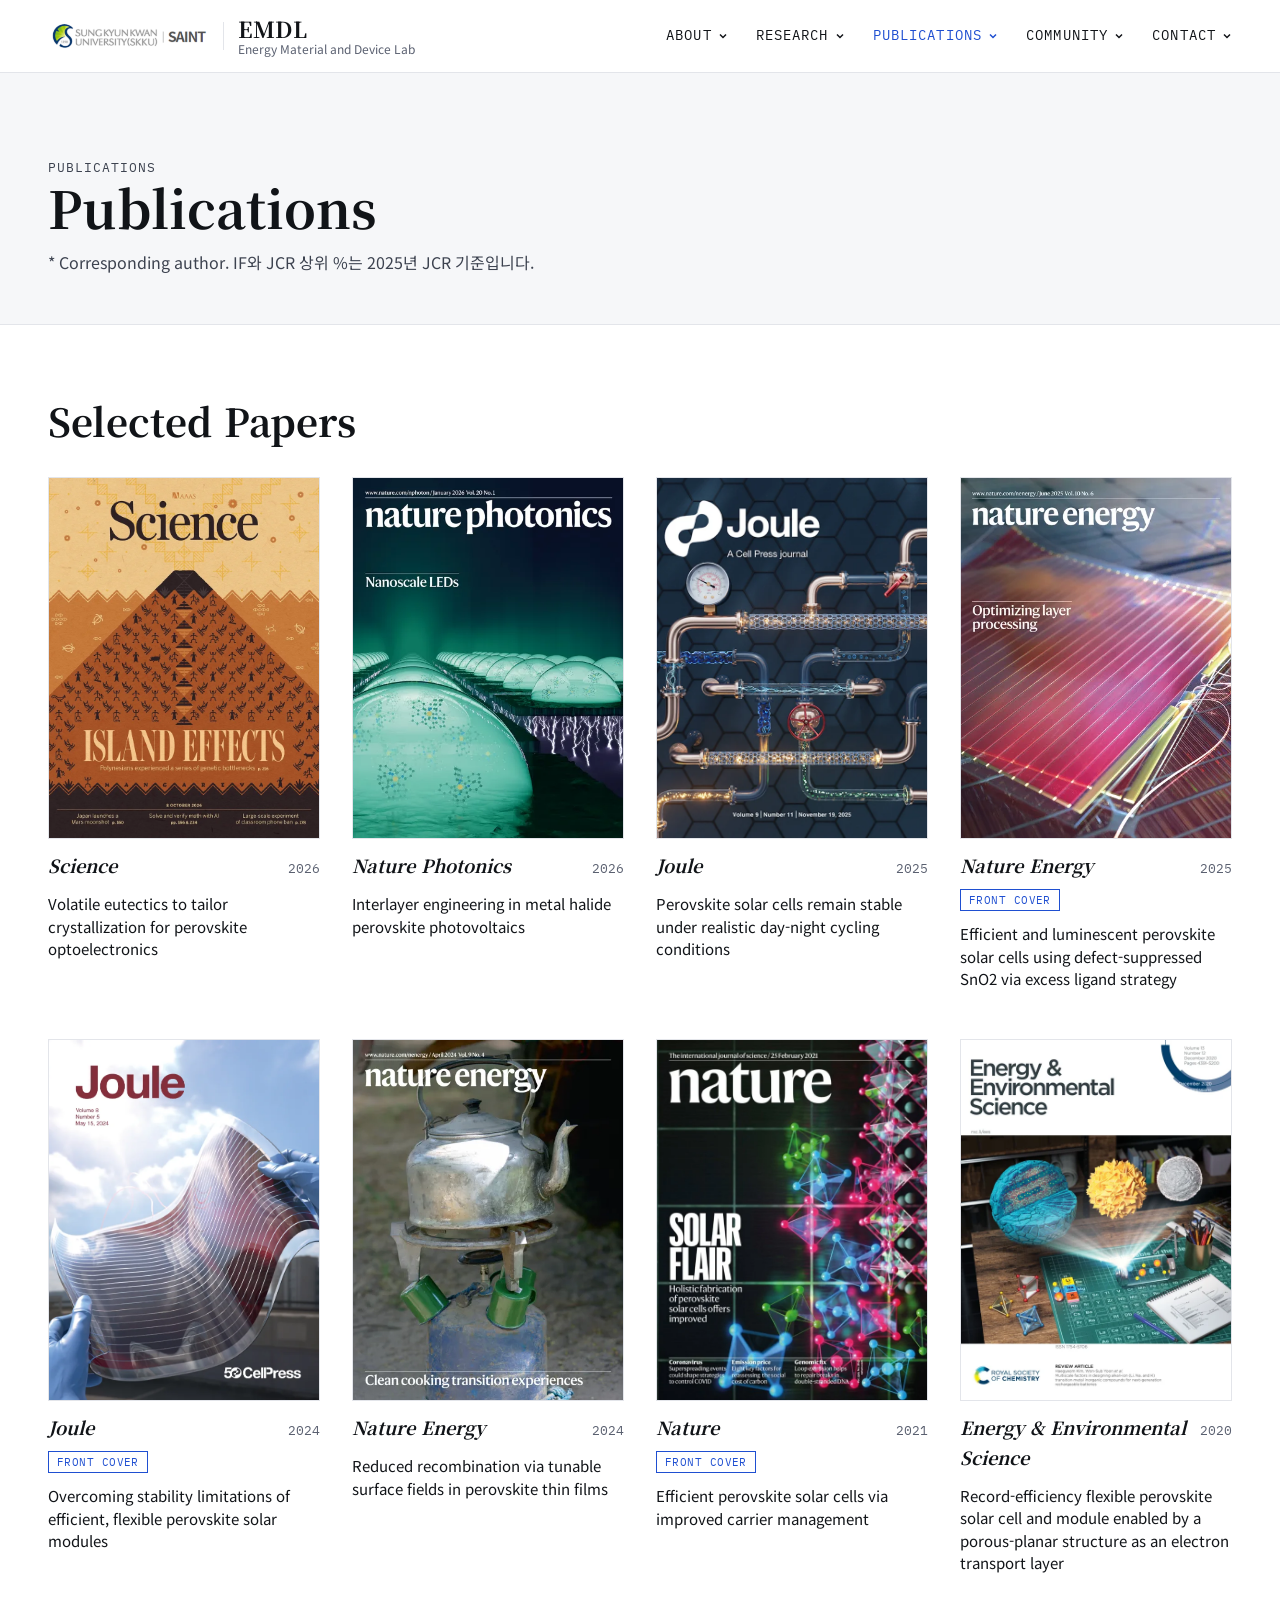
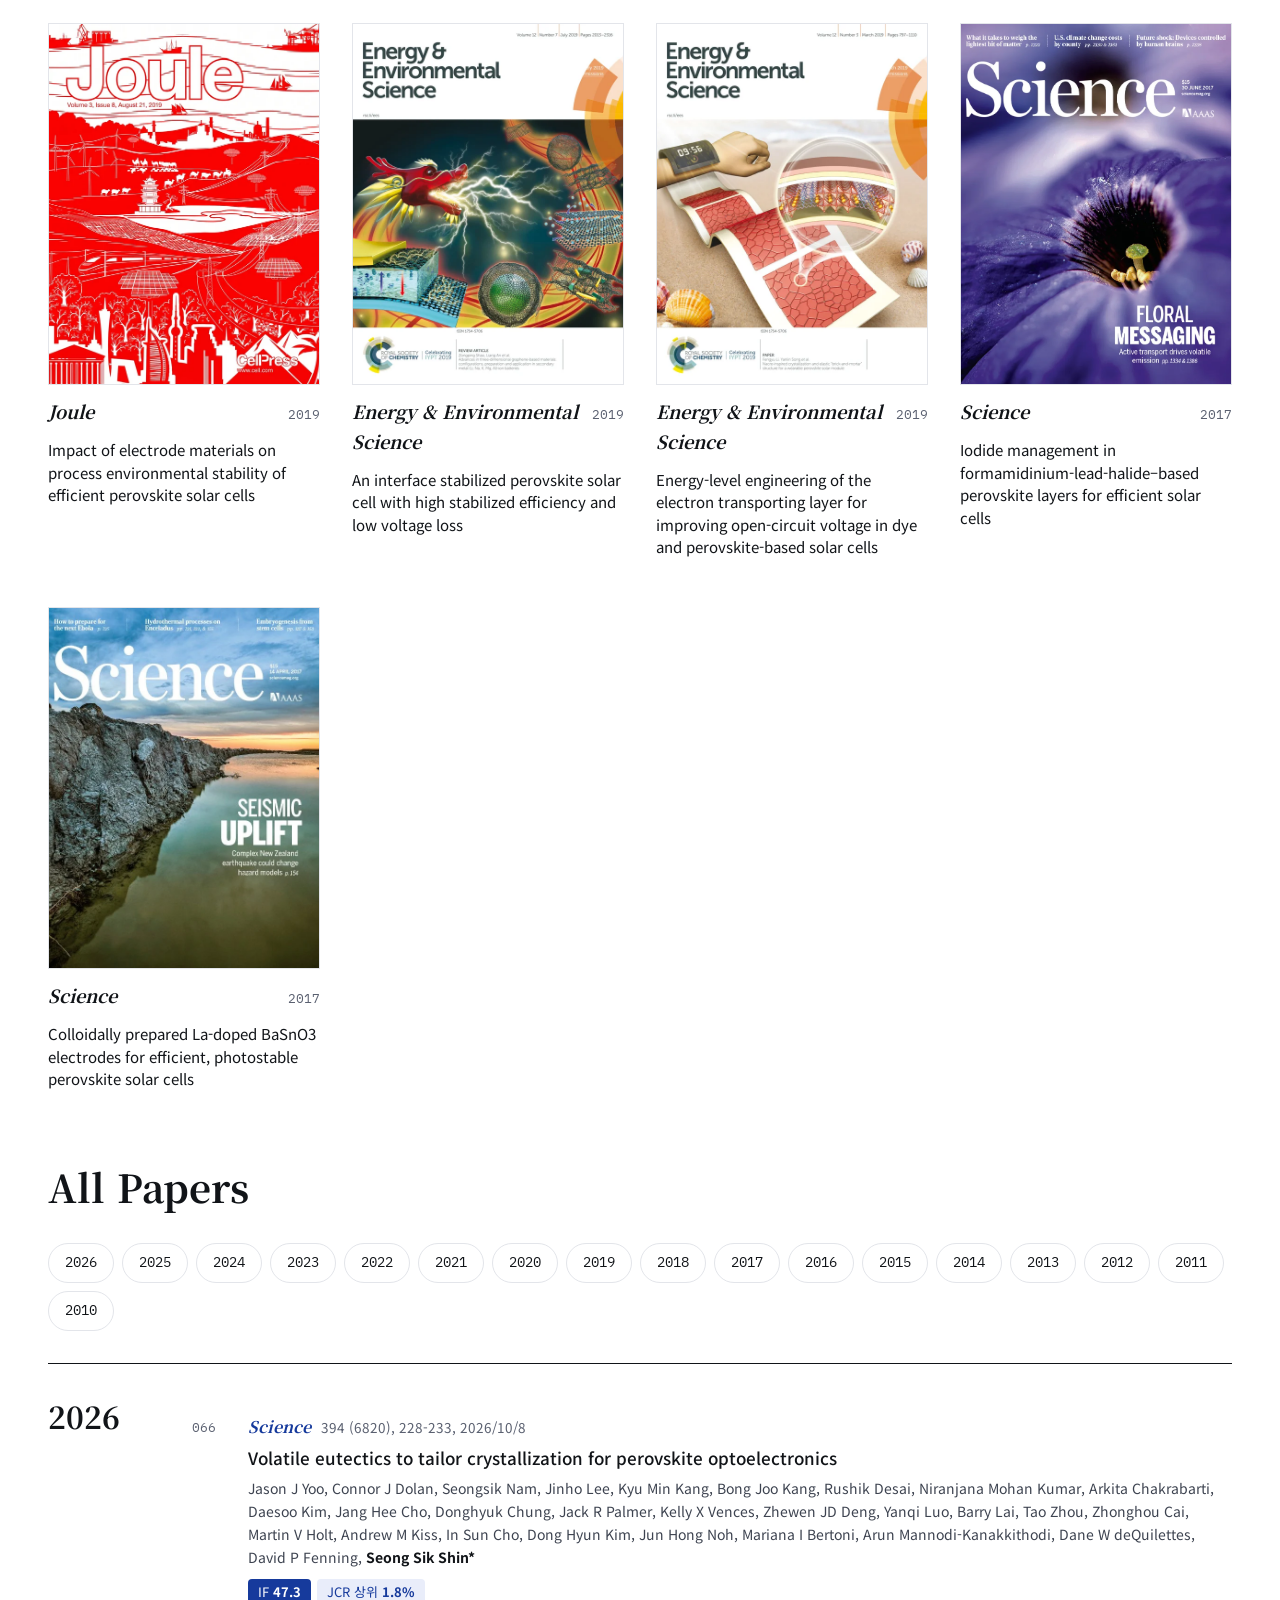
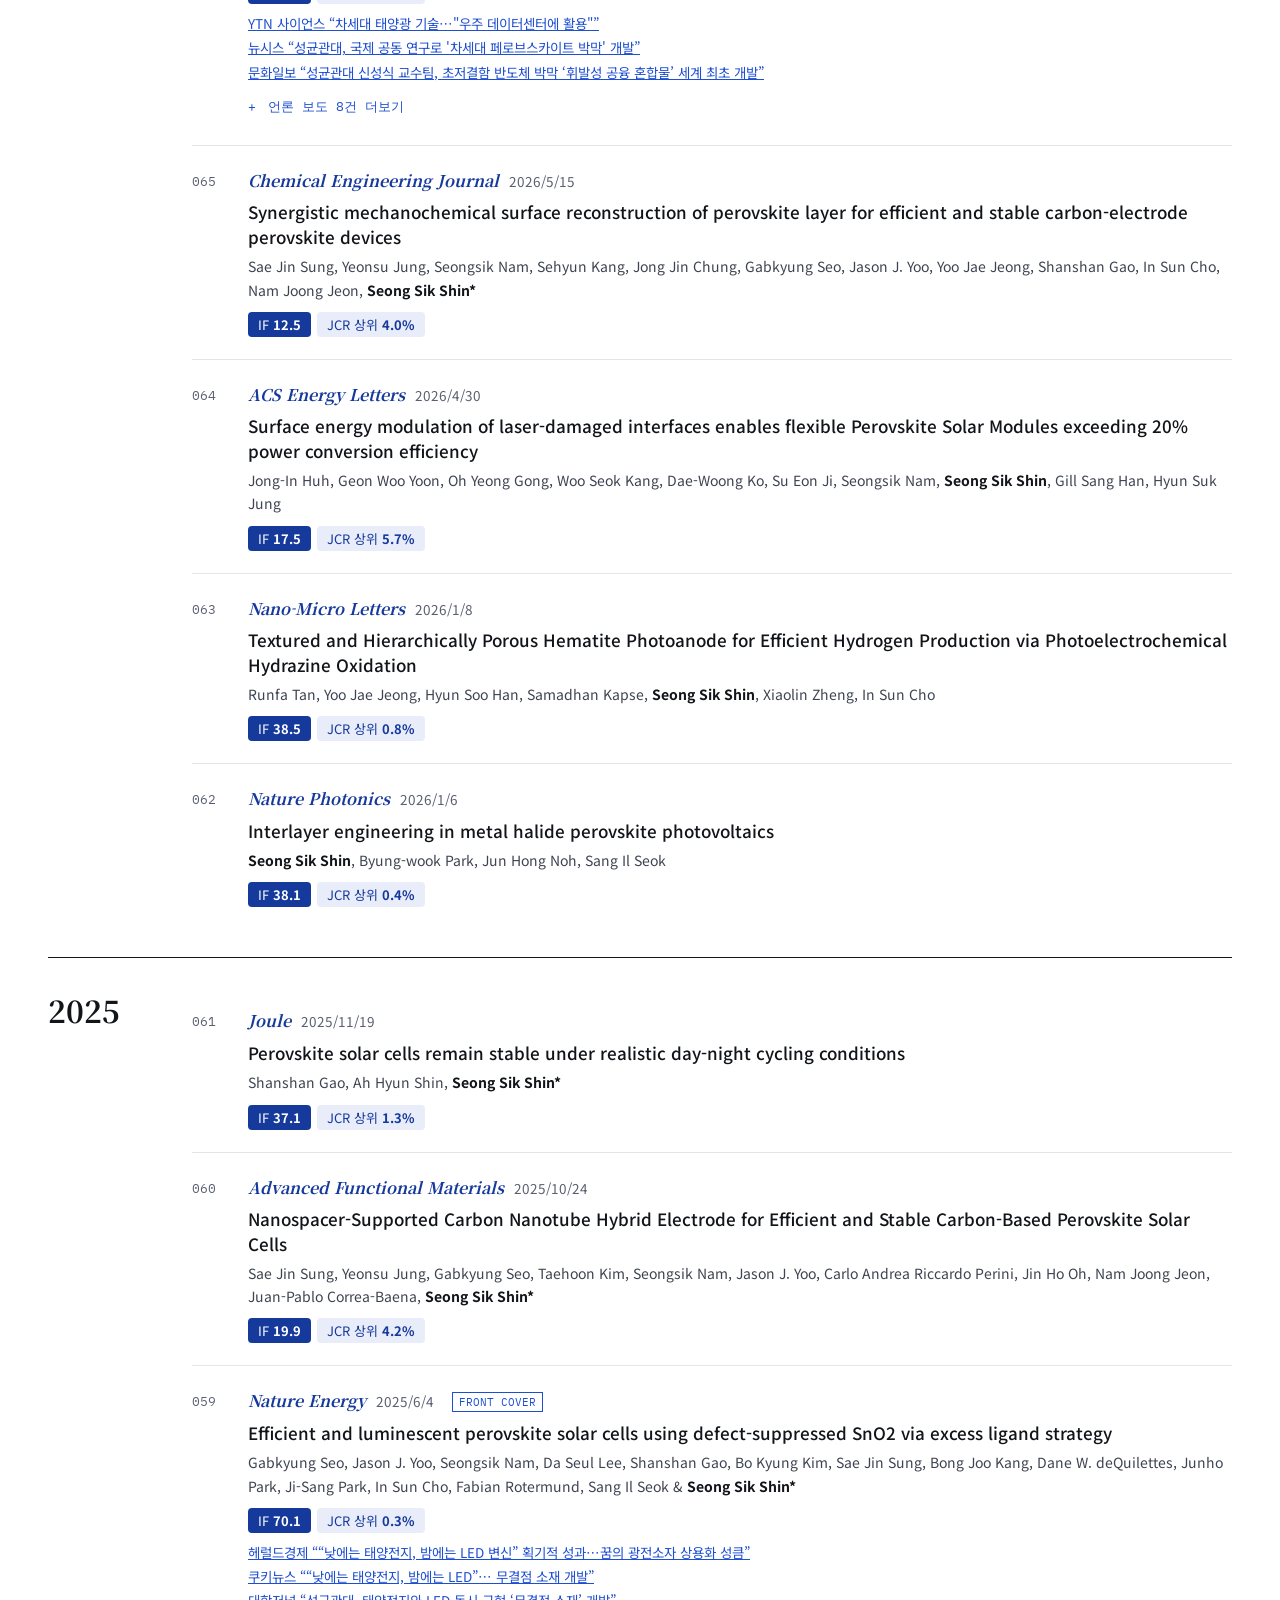
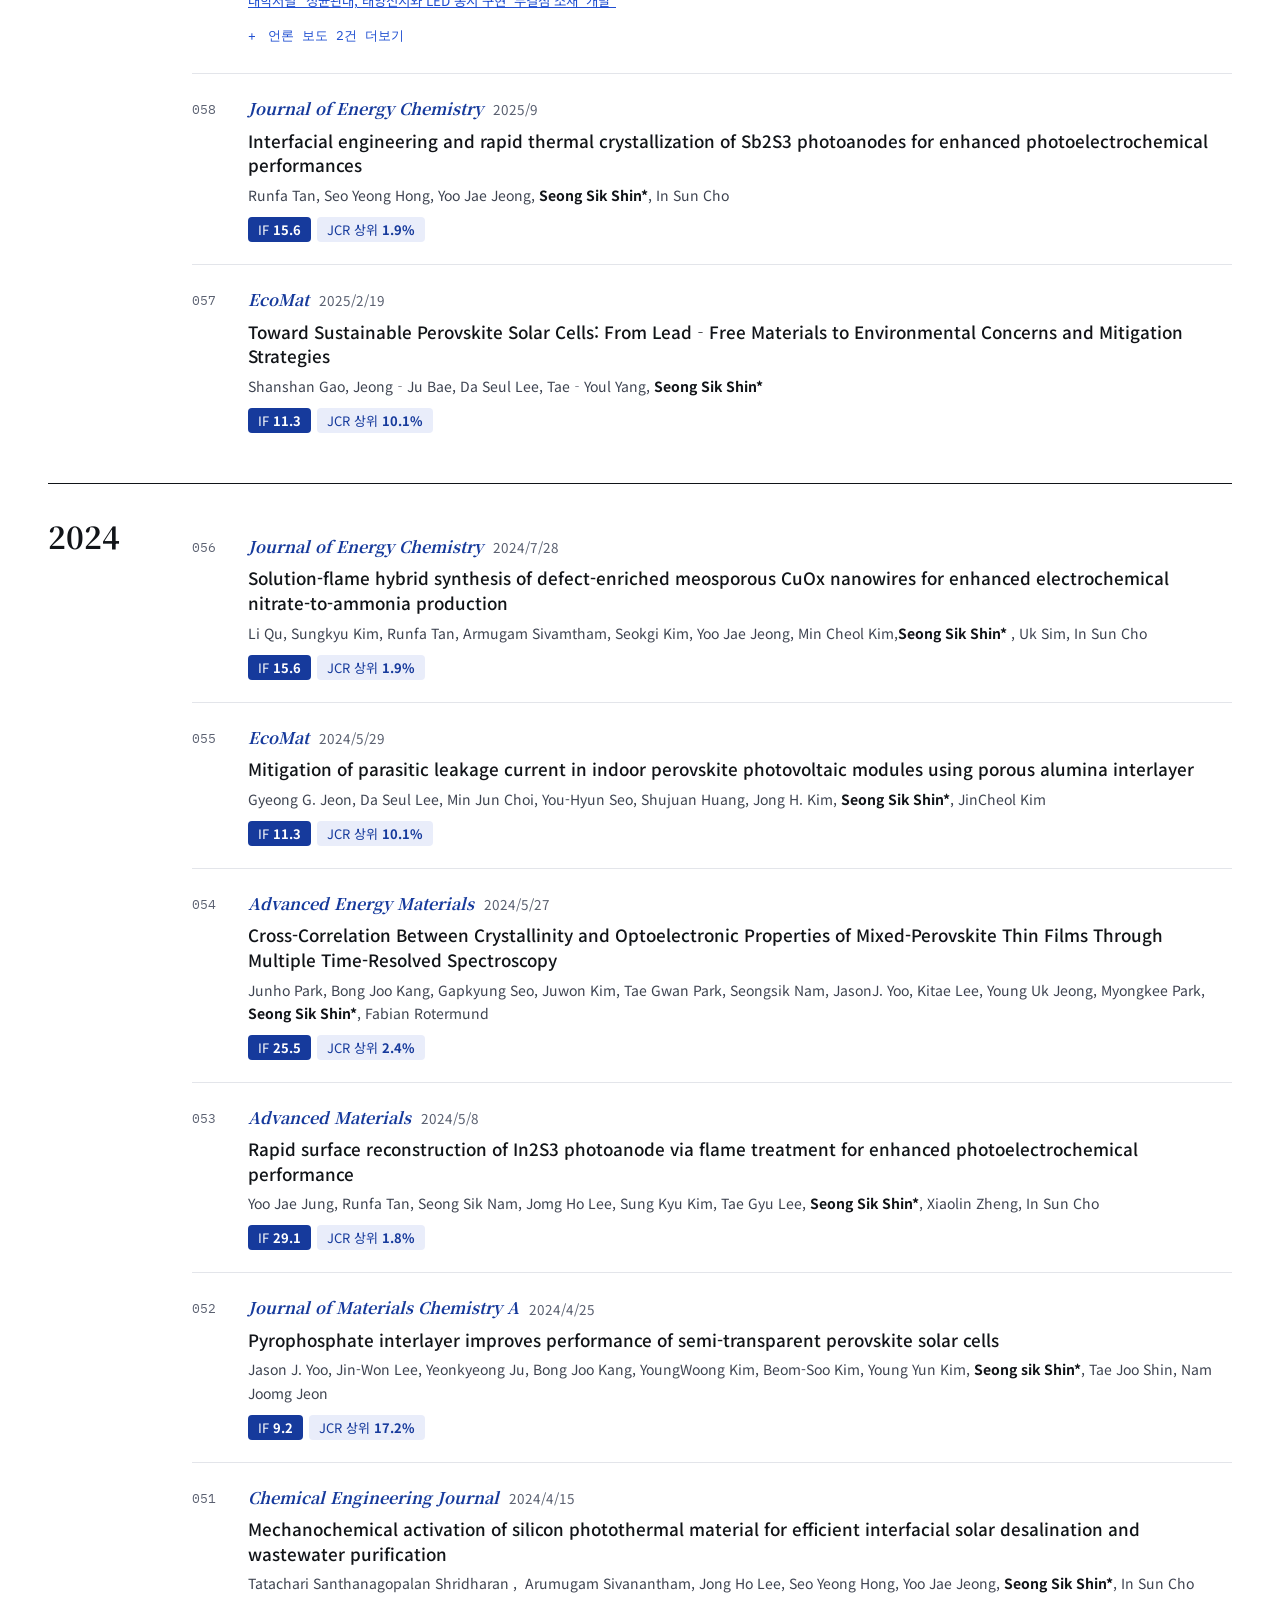
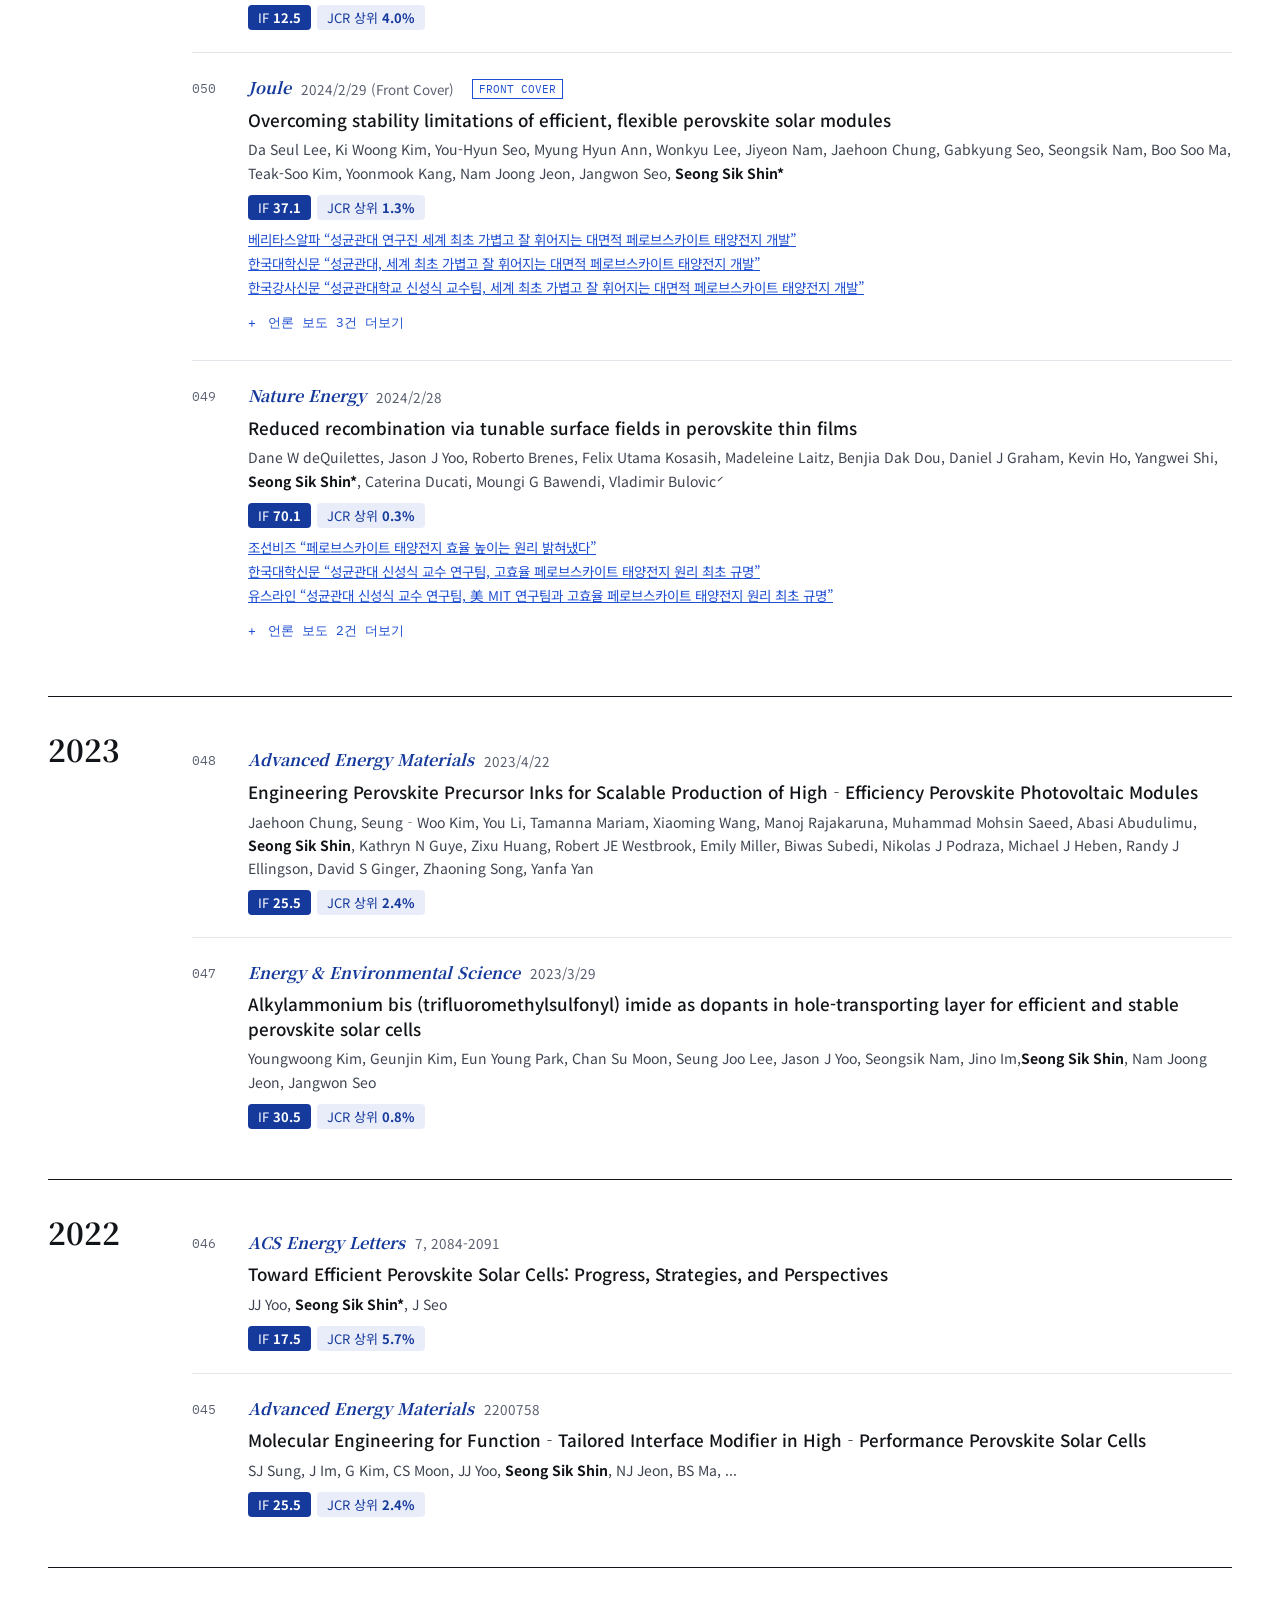
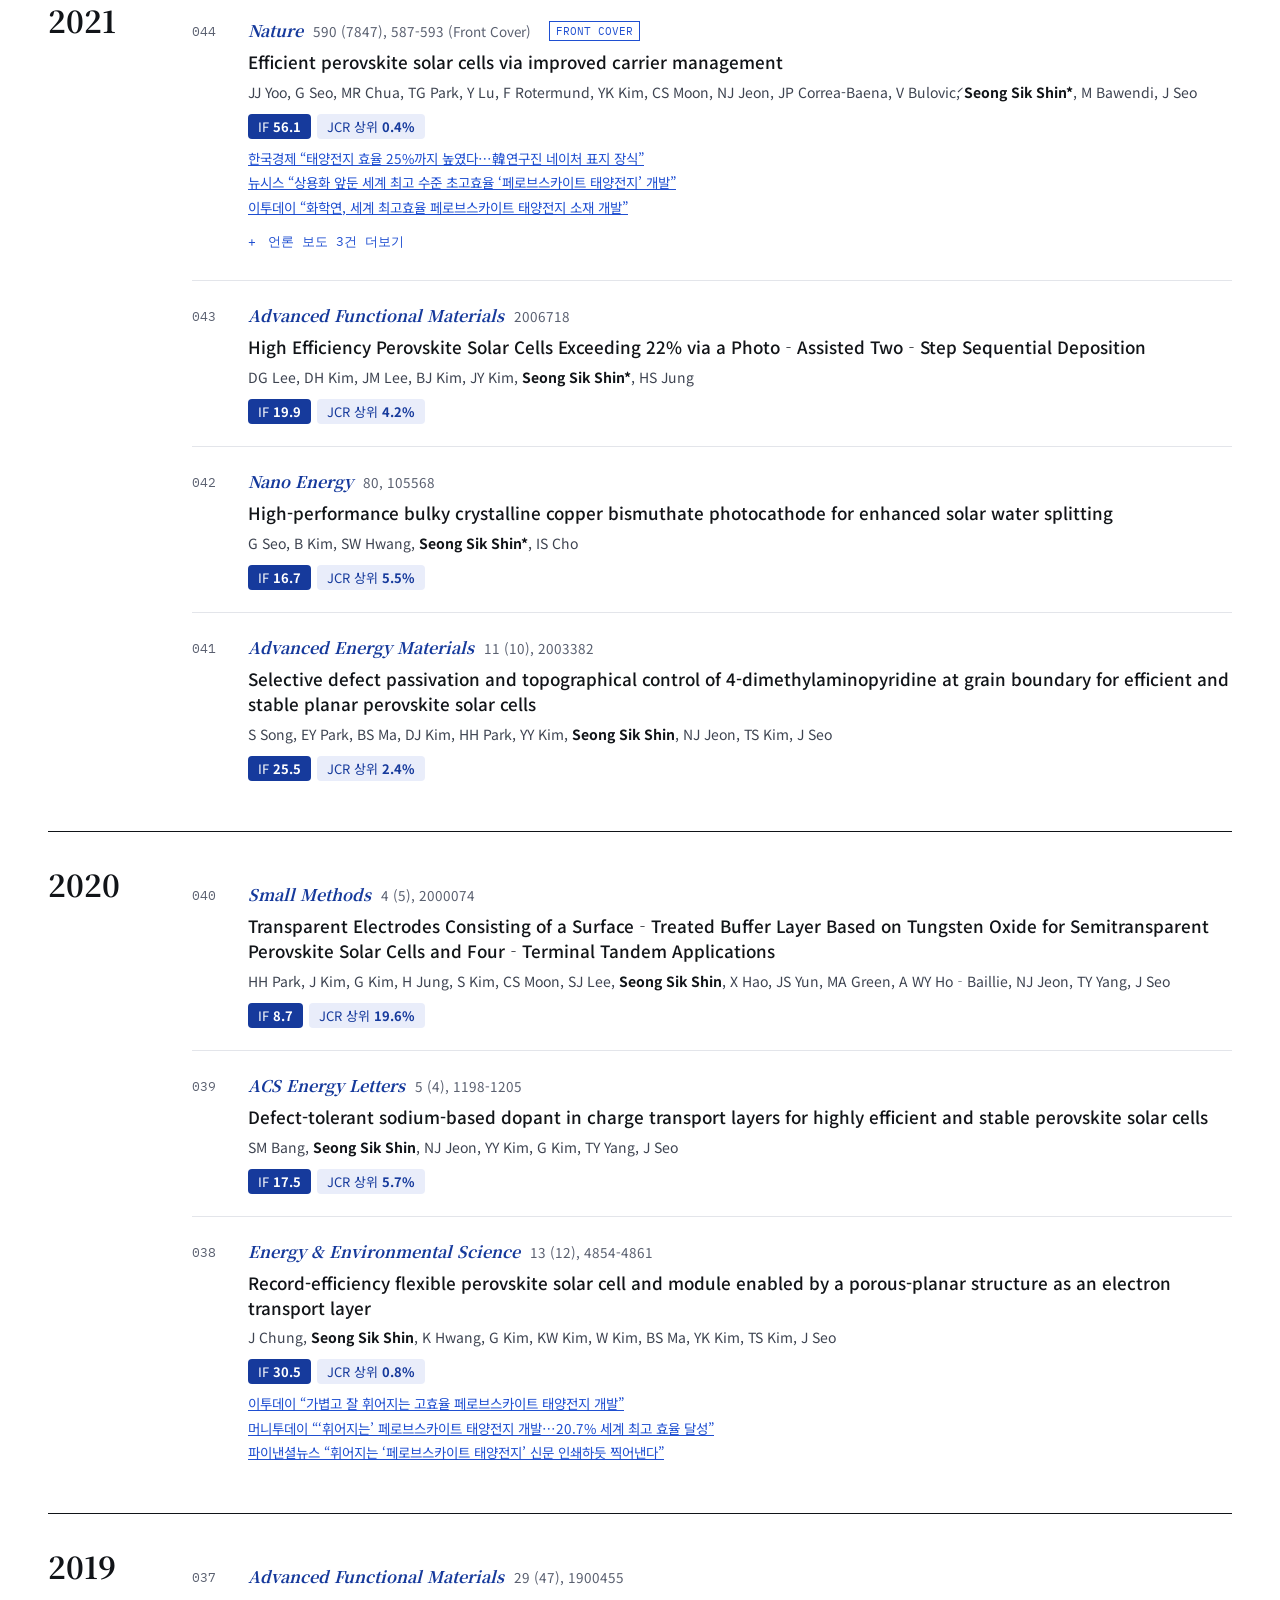
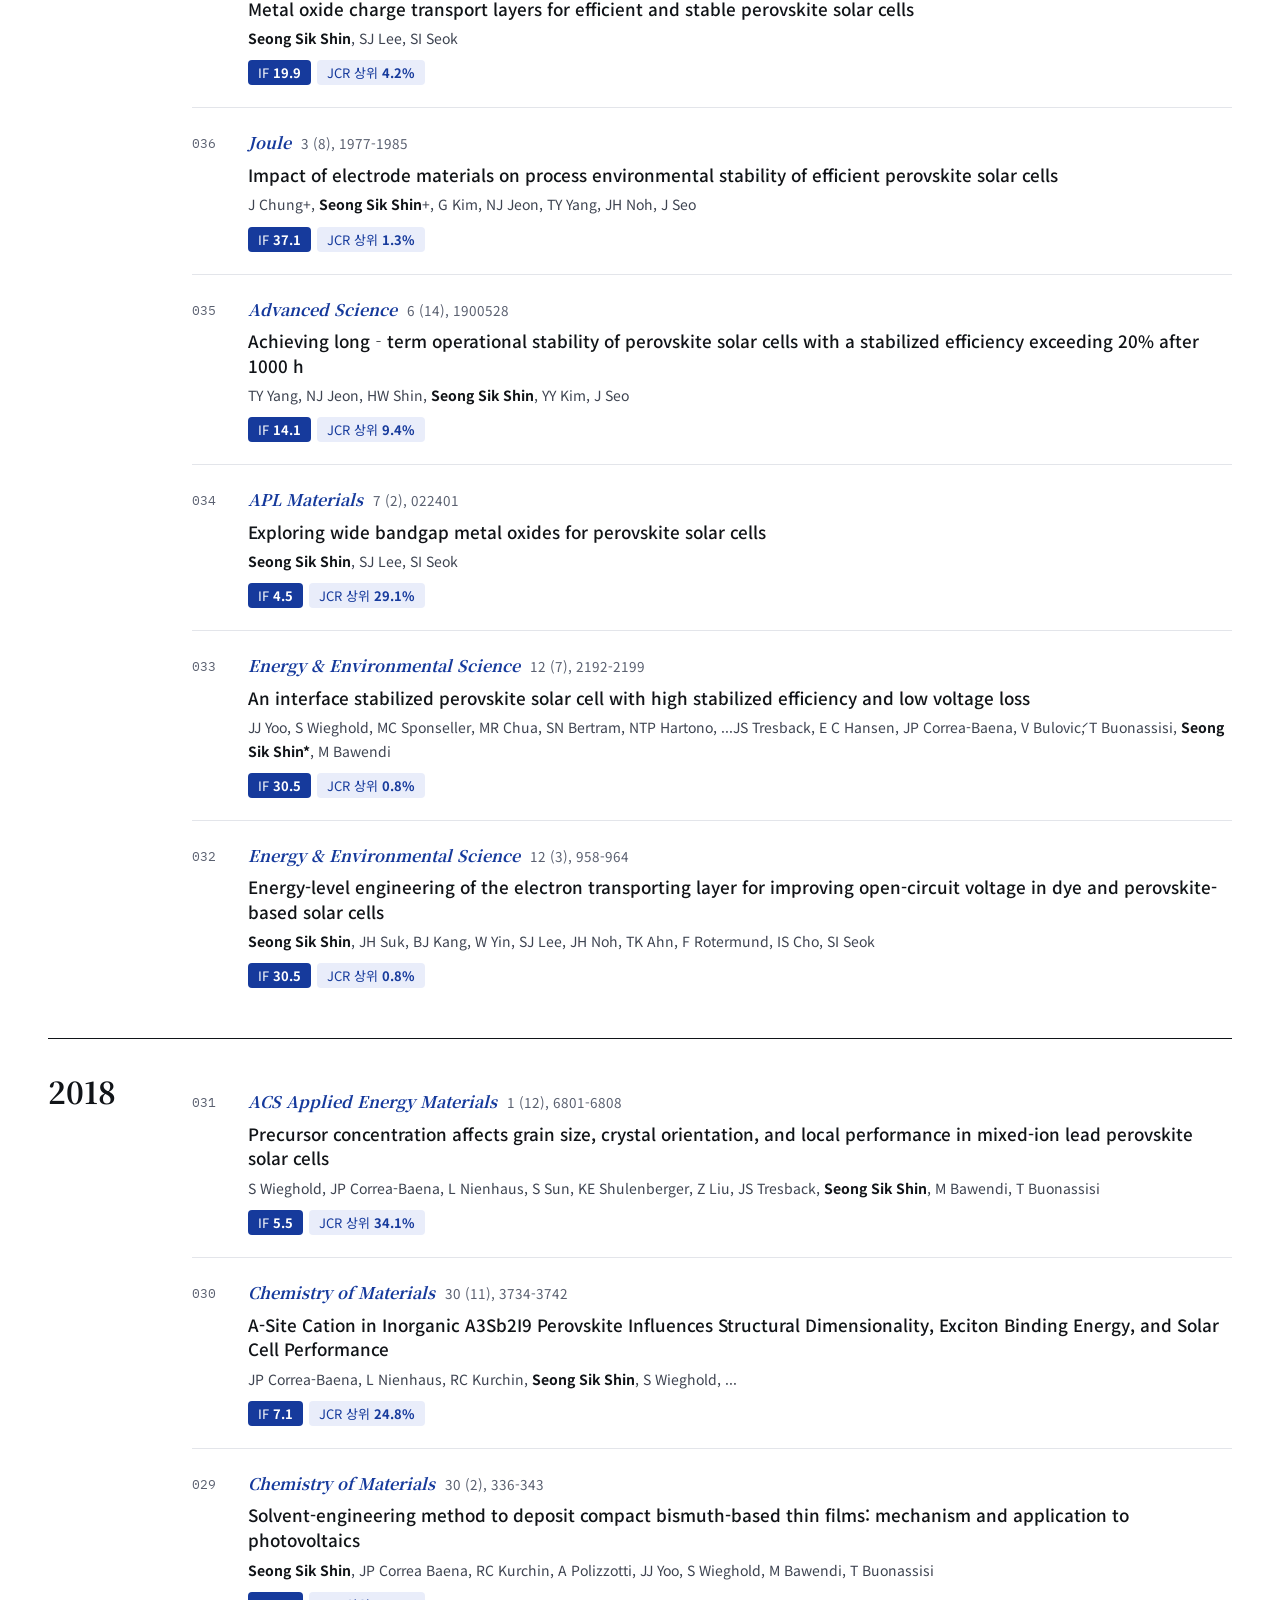
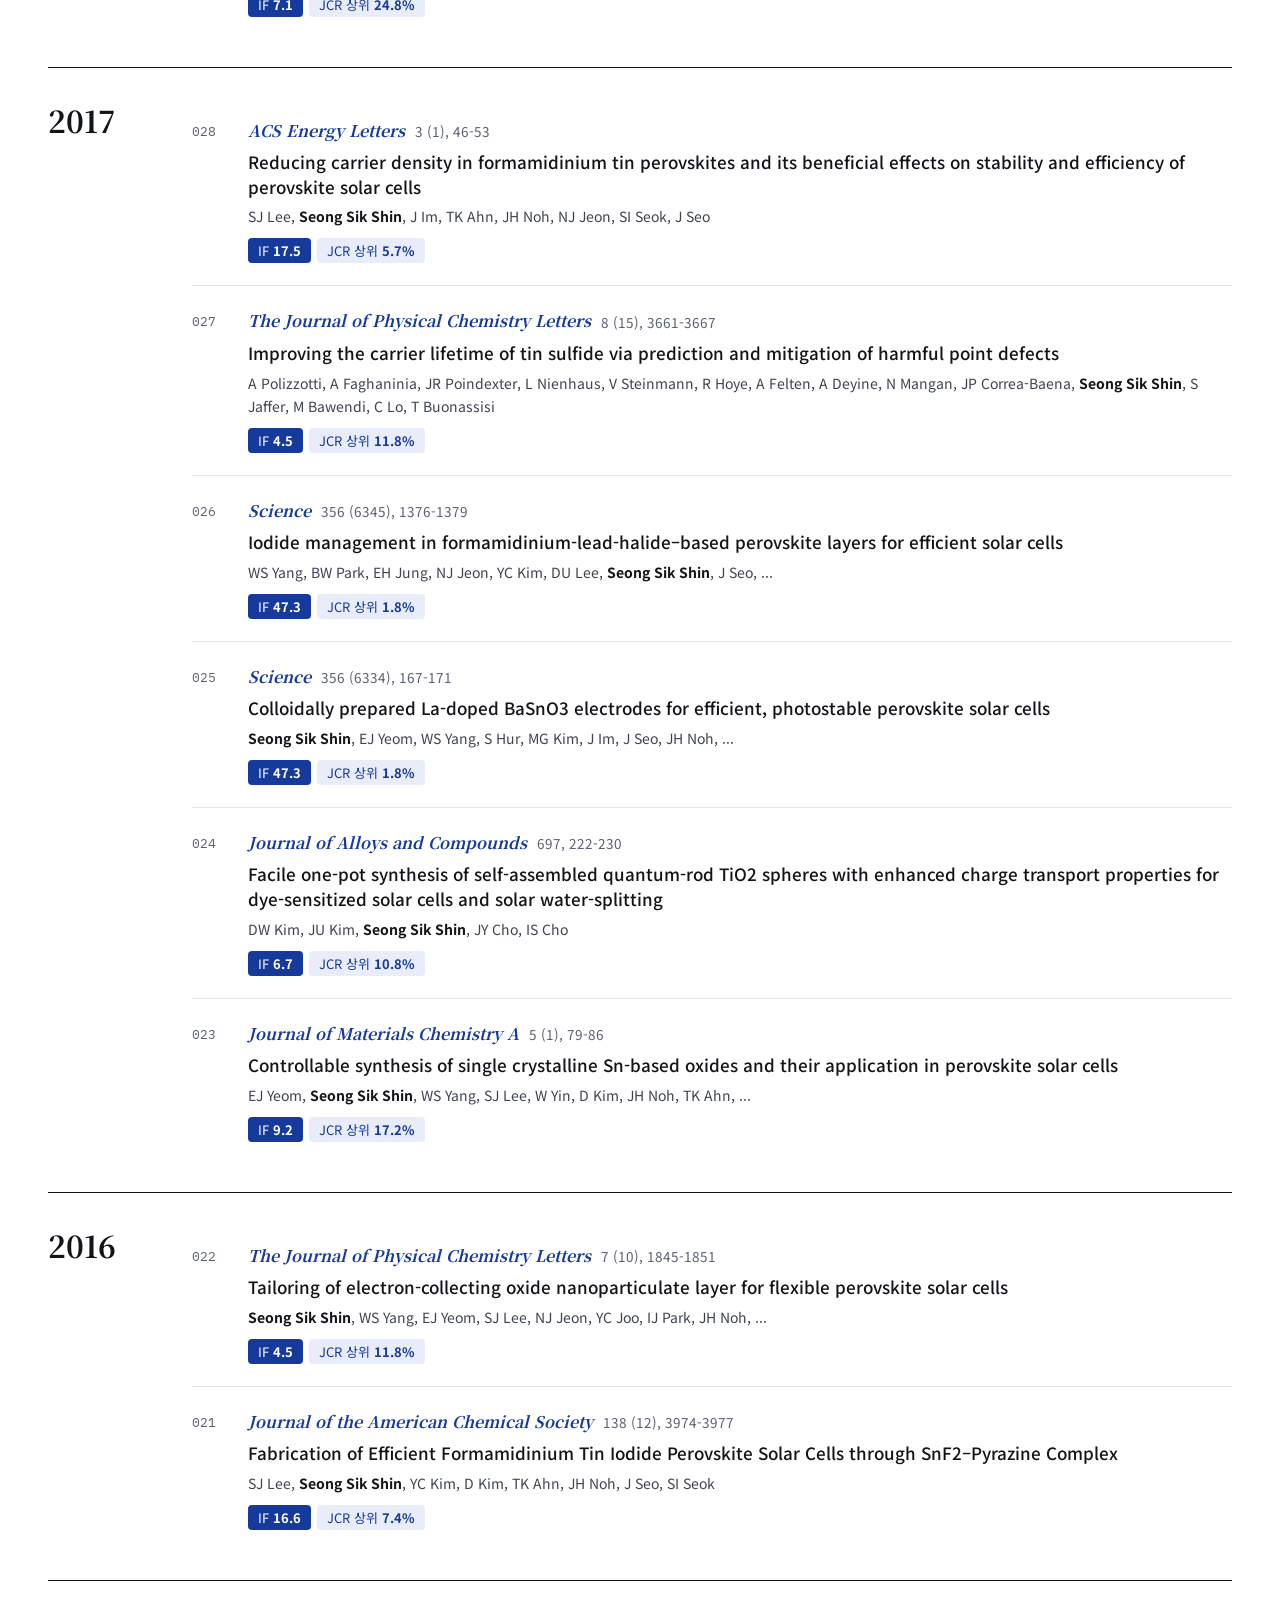
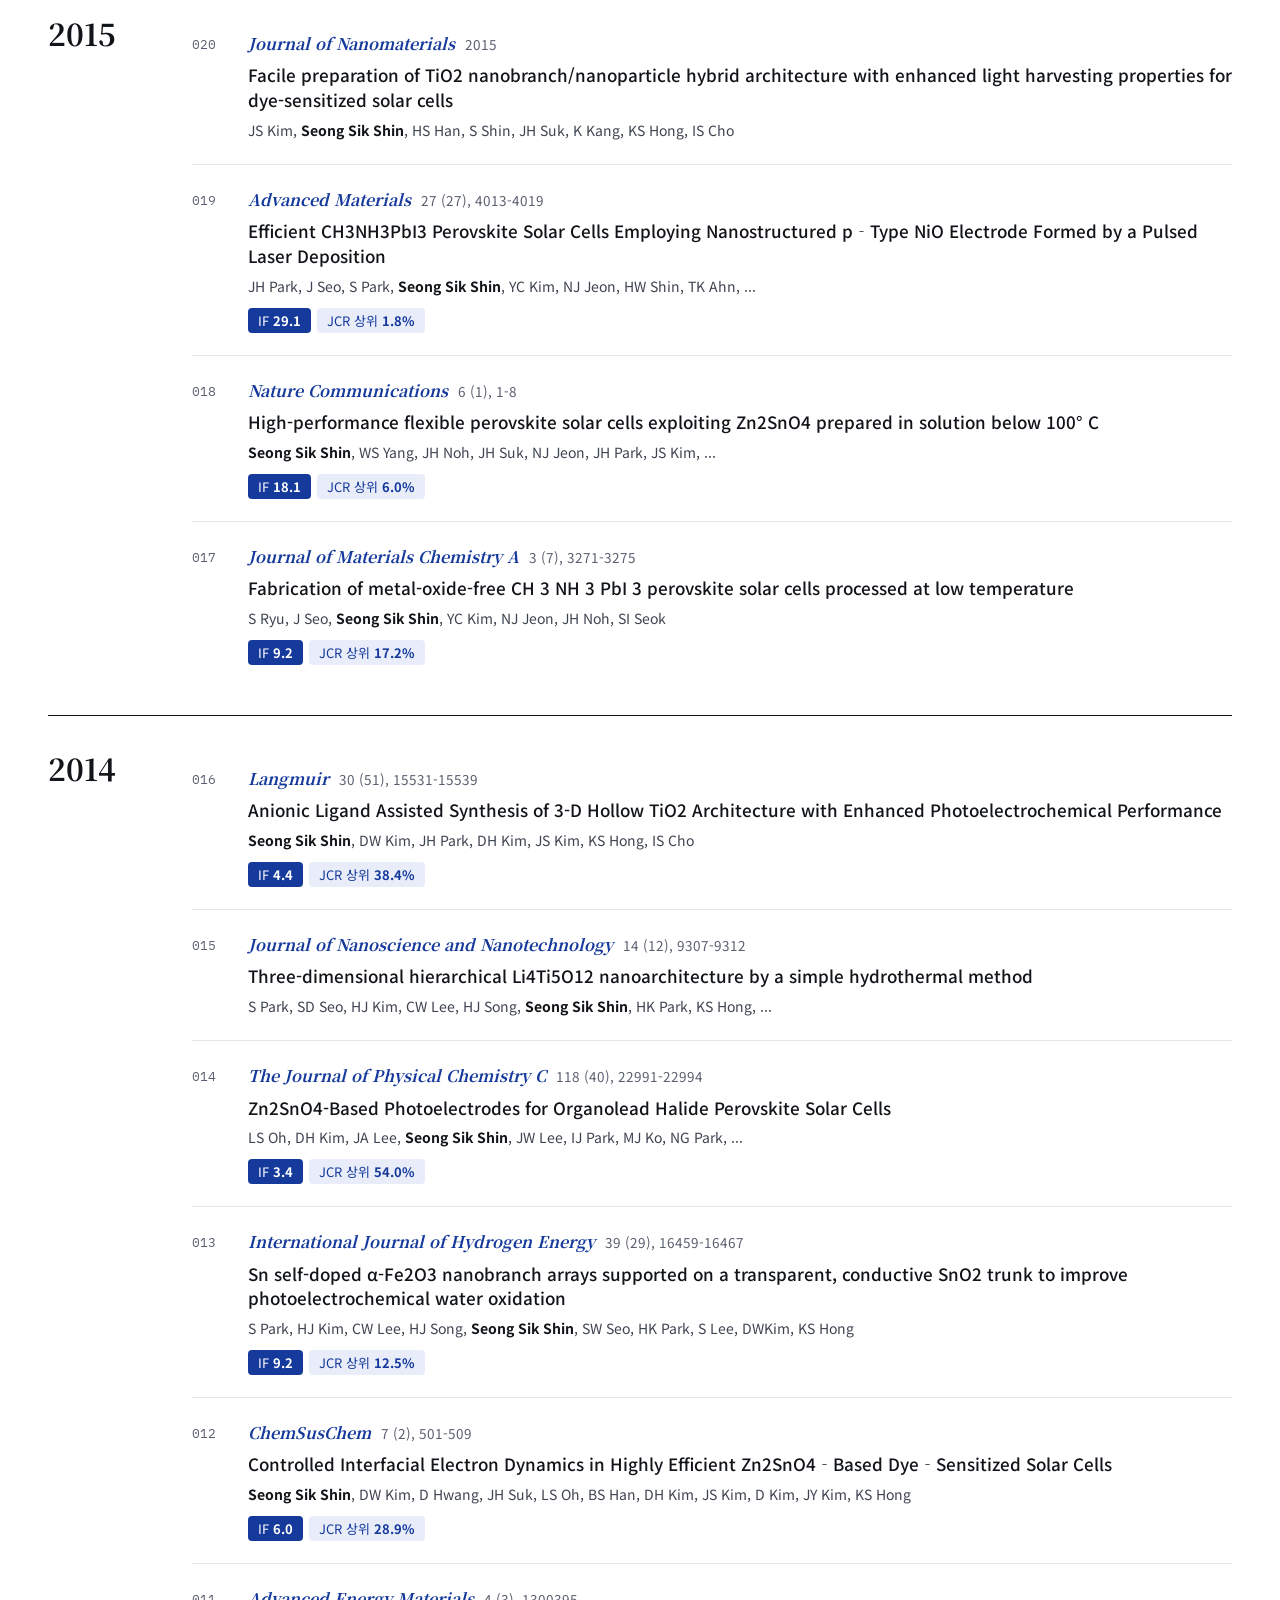
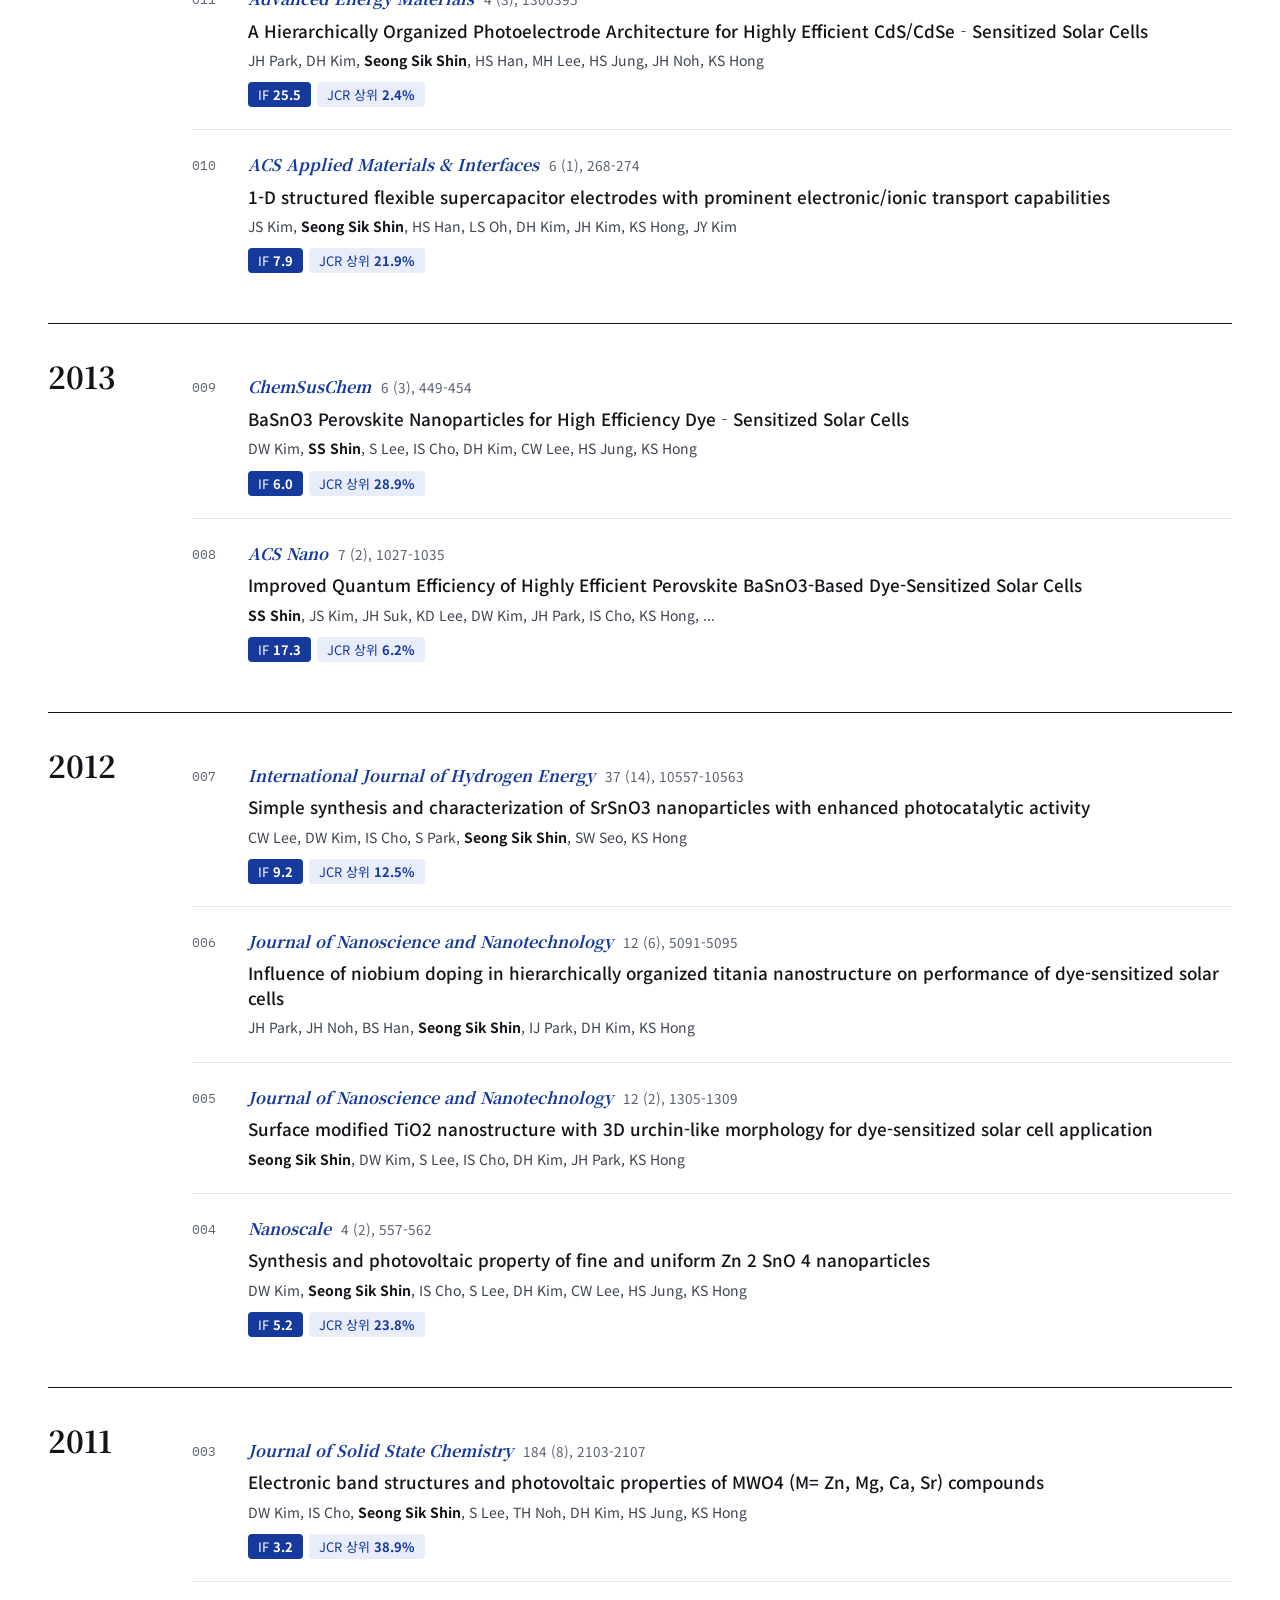
<file: publications.html>
<!doctype html>
<html lang="ko">
<head>
<meta charset="utf-8">
<meta name="viewport" content="width=device-width, initial-scale=1">
<title>Publications | EMDL, SKKU</title>
<meta name="description" content="Energy Material and Device Laboratory (EMDL), SAINT &amp; Department of Nano Engineering, Sungkyunkwan University.">
<meta property="og:title" content="Publications | EMDL, SKKU">
<meta property="og:description" content="Energy Material and Device Laboratory (EMDL), SAINT &amp; Department of Nano Engineering, Sungkyunkwan University.">
<meta property="og:type" content="website">
<link rel="icon" href="data:image/svg+xml,%3Csvg xmlns='http://www.w3.org/2000/svg' viewBox='0 0 32 32'%3E%3Crect width='32' height='32' fill='%23111418'/%3E%3Ctext x='16' y='22' font-family='serif' font-size='16' font-weight='700' fill='%23fff' text-anchor='middle'%3EE%3C/text%3E%3C/svg%3E">
<link rel="preconnect" href="https://fonts.googleapis.com"><link rel="preconnect" href="https://fonts.gstatic.com" crossorigin><link href="https://fonts.googleapis.com/css2?family=Noto+Serif+KR:wght@500;700&amp;family=Noto+Sans+KR:wght@400;500;700&amp;family=IBM+Plex+Mono:wght@400;500&amp;display=swap" rel="stylesheet">
<link rel="stylesheet" href="assets/css/site.css?v=ec55af5c">

</head>
<body>
<header class="site-header">
<div class="wrap bar">
<a class="brand" href="index.html" aria-label="EMDL 홈">
<img src="assets/img/logo/skku-saint.png" alt="Sungkyunkwan University SAINT" width="307" height="65">
<span class="sep" aria-hidden="true"></span>
<span class="name"><b>EMDL</b><span>Energy Material and Device Lab</span></span>
</a>
<button class="menu-btn" type="button" aria-label="메뉴 열기" aria-expanded="false" aria-controls="nav">
<svg aria-hidden="true" width="20" height="20" viewBox="0 0 20 20" fill="none" stroke="currentColor" stroke-width="1.6"><path d="M3 6h14M3 10h14M3 14h14"/></svg>
</button>
<nav class="nav" id="nav" aria-label="주 메뉴"><div class="item"><a class="top" href="professor.html">ABOUT<svg aria-hidden="true" width="10" height="10" viewBox="0 0 10 10" fill="none" stroke="currentColor" stroke-width="1.5"><path d="M2 3.5l3 3 3-3"></path></svg></a><div class="sub"><a href="professor.html">Professor</a><a href="members.html">Members</a><a href="alumni.html">Alumni</a></div></div><div class="item"><a class="top" href="research.html">RESEARCH<svg aria-hidden="true" width="10" height="10" viewBox="0 0 10 10" fill="none" stroke="currentColor" stroke-width="1.5"><path d="M2 3.5l3 3 3-3"></path></svg></a><div class="sub"><a href="research.html#synthesis">Oxide &amp; Hybrid Semiconductor Materials</a><a href="research.html#applications">Perovskite Optoelectronics</a><a href="research.html#waste">Sustainable Battery Materials</a><a href="facilities.html">Facilities</a></div></div><div class="item"><a class="top" href="publications.html" aria-current="page">PUBLICATIONS<svg aria-hidden="true" width="10" height="10" viewBox="0 0 10 10" fill="none" stroke="currentColor" stroke-width="1.5"><path d="M2 3.5l3 3 3-3"></path></svg></a><div class="sub"><a href="publications.html#selected">Selected Papers</a><a href="publications.html#all">All Papers</a><a href="patents.html">Patents</a></div></div><div class="item"><a class="top" href="news.html">COMMUNITY<svg aria-hidden="true" width="10" height="10" viewBox="0 0 10 10" fill="none" stroke="currentColor" stroke-width="1.5"><path d="M2 3.5l3 3 3-3"></path></svg></a><div class="sub"><a href="news.html">News</a><a href="media.html">Media</a><a href="gallery.html">Gallery</a></div></div><div class="item"><a class="top" href="contact.html">CONTACT<svg aria-hidden="true" width="10" height="10" viewBox="0 0 10 10" fill="none" stroke="currentColor" stroke-width="1.5"><path d="M2 3.5l3 3 3-3"></path></svg></a><div class="sub"><a href="contact.html#location">Location</a><a href="contact.html#recruit">Recruitment</a></div></div></nav>
</div>
</header>
<main>
<section class="page-head"><div class="wrap"><p class="crumb">Publications</p><h1>Publications</h1><p>* Corresponding author. IF와 JCR 상위 %는 2025년 JCR 기준입니다.</p></div></section>
<section class="section" id="selected"><div class="wrap">
<div class="h2-row"><h2 class="h2">Selected Papers</h2></div>
<div class="pgrid"><a class="pcard" href="https://www.science.org/doi/abs/10.1126/science.aeb4554"><div class="ph"><img src="assets/img/pubs/science-2026.webp" alt="" loading="lazy" class="fit-cover"></div><div class="meta"><b>Science</b><span>2026</span></div><span class="t">Volatile eutectics to tailor crystallization for perovskite optoelectronics</span></a><a class="pcard" href="https://www.nature.com/articles/s41566-025-01809-8"><div class="ph"><img src="assets/img/pubs/natphoton-2026.webp" alt="" loading="lazy" class="fit-cover"></div><div class="meta"><b>Nature Photonics</b><span>2026</span></div><span class="t">Interlayer engineering in metal halide perovskite photovoltaics</span></a><a class="pcard" href="https://www.cell.com/joule/abstract/S2542-4351(25)00403-9"><div class="ph"><img src="assets/img/pubs/joule-2025.webp" alt="" loading="lazy" class="fit-cover"></div><div class="meta"><b>Joule</b><span>2025</span></div><span class="t">Perovskite solar cells remain stable under realistic day-night cycling conditions</span></a><a class="pcard" href="https://www.nature.com/articles/s41560-025-01781-1"><div class="ph"><img src="assets/img/pubs/natenergy-2025-cover.webp" alt="" loading="lazy" class="fit-cover"></div><div class="meta"><b>Nature Energy</b><span>2025</span></div><em class="badge">FRONT COVER</em><span class="t">Efficient and luminescent perovskite solar cells using defect-suppressed SnO2 via excess ligand strategy</span></a><a class="pcard" href="https://www.cell.com/joule/abstract/S2542-4351(24)00063-1"><div class="ph"><img src="assets/img/pubs/joule-2024-cover.webp" alt="" loading="lazy" class="fit-cover"></div><div class="meta"><b>Joule</b><span>2024</span></div><em class="badge">FRONT COVER</em><span class="t">Overcoming stability limitations of efficient, flexible perovskite solar modules</span></a><a class="pcard" href="https://www.nature.com/articles/s41560-024-01470-5"><div class="ph"><img src="assets/img/pubs/natenergy-2024.webp" alt="" loading="lazy" class="fit-cover"></div><div class="meta"><b>Nature Energy</b><span>2024</span></div><span class="t">Reduced recombination via tunable surface fields in perovskite thin films</span></a><a class="pcard" href="https://doi.org/10.1038/s41586-021-03285-w"><div class="ph"><img src="assets/img/pubs/nature-2021-cover.webp" alt="" loading="lazy" class="fit-cover"></div><div class="meta"><b>Nature</b><span>2021</span></div><em class="badge">FRONT COVER</em><span class="t">Efficient perovskite solar cells via improved carrier management</span></a><a class="pcard" href="https://doi.org/10.1039/D0EE02164D"><div class="ph"><img src="assets/img/pubs/ees-2020-13-12.webp" alt="" loading="lazy" class="fit-cover"></div><div class="meta"><b>Energy &amp; Environmental Science</b><span>2020</span></div><span class="t">Record-efficiency flexible perovskite solar cell and module enabled by a porous-planar structure as an electron transport layer</span></a><a class="pcard" href="https://doi.org/10.1016/j.joule.2019.05.018"><div class="ph"><img src="assets/img/pubs/joule-2019.webp" alt="" loading="lazy" class="fit-cover"></div><div class="meta"><b>Joule</b><span>2019</span></div><span class="t">Impact of electrode materials on process environmental stability of efficient perovskite solar cells</span></a><a class="pcard" href="https://doi.org/10.1039/C9EE00751B"><div class="ph"><img src="assets/img/pubs/ees-2019-12-07.webp" alt="" loading="lazy" class="fit-cover"></div><div class="meta"><b>Energy &amp; Environmental Science</b><span>2019</span></div><span class="t">An interface stabilized perovskite solar cell with high stabilized efficiency and low voltage loss</span></a><a class="pcard" href="https://doi.org/10.1039/C8EE03672A"><div class="ph"><img src="assets/img/pubs/ees-2019-12-03.webp" alt="" loading="lazy" class="fit-cover"></div><div class="meta"><b>Energy &amp; Environmental Science</b><span>2019</span></div><span class="t">Energy-level engineering of the electron transporting layer for improving open-circuit voltage in dye and perovskite-based solar cells</span></a><a class="pcard" href="https://doi.org/10.1126/science.aan2412"><div class="ph"><img src="assets/img/pubs/science-2017-6345.webp" alt="" loading="lazy" class="fit-cover"></div><div class="meta"><b>Science</b><span>2017</span></div><span class="t">Iodide management in formamidinium-lead-halide–based perovskite layers for efficient solar cells</span></a><a class="pcard" href="https://doi.org/10.1126/science.aam6620"><div class="ph"><img src="assets/img/pubs/science-2017-6334.webp" alt="" loading="lazy" class="fit-cover"></div><div class="meta"><b>Science</b><span>2017</span></div><span class="t">Colloidally prepared La-doped BaSnO3 electrodes for efficient, photostable perovskite solar cells</span></a></div>
</div></section>
<section class="section" id="all"><div class="wrap">
<div class="h2-row"><h2 class="h2">All Papers</h2></div>
<nav class="filters" aria-label="연도별 이동"><a href="#y2026">2026</a><a href="#y2025">2025</a><a href="#y2024">2024</a><a href="#y2023">2023</a><a href="#y2022">2022</a><a href="#y2021">2021</a><a href="#y2020">2020</a><a href="#y2019">2019</a><a href="#y2018">2018</a><a href="#y2017">2017</a><a href="#y2016">2016</a><a href="#y2015">2015</a><a href="#y2014">2014</a><a href="#y2013">2013</a><a href="#y2012">2012</a><a href="#y2011">2011</a><a href="#y2010">2010</a></nav>
<div class="year"><h2 id="y2026">2026</h2><ol><li class="pub"><span class="n">066</span><div><p class="vn"><b class="jn">Science</b><span class="rest">394 (6820), 228-233, 2026/10/8</span></p><p class="tt"><a href="https://www.science.org/doi/abs/10.1126/science.aeb4554">Volatile eutectics to tailor crystallization for perovskite optoelectronics</a></p><p class="au">Jason J Yoo, Connor J Dolan, Seongsik Nam, Jinho Lee, Kyu Min Kang, Bong Joo Kang, Rushik Desai, Niranjana Mohan Kumar, Arkita Chakrabarti, Daesoo Kim, Jang Hee Cho, Donghyuk Chung, Jack R Palmer, Kelly X Vences, Zhewen JD Deng, Yanqi Luo, Barry Lai, Tao Zhou, Zhonghou Cai, Martin V Holt, Andrew M Kiss, In Sun Cho, Dong Hyun Kim, Jun Hong Noh, Mariana I Bertoni, Arun Mannodi-Kanakkithodi, Dane W deQuilettes, David P Fenning, <b>Seong Sik Shin*</b></p><p class="mx"><span class="mx-if">IF <b>47.3</b></span><span class="mx-top">JCR 상위 <b>1.8%</b></span></p><ul class="press"><li><a href="https://science.ytn.co.kr/program/view_today.php?s_mcd=0082&amp;key=202611131104404998">YTN 사이언스 “차세대 태양광 기술…&quot;우주 데이터센터에 활용&quot;”</a></li><li><a href="https://www.newsis.com/view/NISX20261102_0003851188">뉴시스 “성균관대, 국제 공동 연구로 &#x27;차세대 페로브스카이트 박막&#x27; 개발”</a></li><li><a href="https://www.munhwa.com/article/11623489">문화일보 “성균관대 신성식 교수팀, 초저결함 반도체 박막 ‘휘발성 공융 혼합물’ 세계 최초 개발”</a></li></ul><details class="press-box"><summary>언론 보도 8건 더보기</summary><ul class="press"><li><a href="https://www.lecturernews.com/news/articleView.html?idxno=212158">한국강사신문 “성균관대학교 신성식 교수팀, 초저결함 페로브스카이트 반도체 박막 개발…태양전지·LED 동시 구현”</a></li><li><a href="https://www.newstnt.com/news/articleView.html?idxno=722558">뉴스티앤티 “성균관대, 결함 대폭 줄인 페로브스카이트 박막 개발”</a></li><li><a href="https://www.pinpointnews.co.kr/news/articleView.html?idxno=494820">핀포인트뉴스 “성균관대 신성식 교수팀, 초저결함 페로브스카이트 개발… 태양전지·LED 동시 구현”</a></li><li><a href="https://www.edaily.co.kr/News/Read?mediaCodeNo=257&amp;newsId=03712966645612592">이데일리 “성균관대, 초저결함 반도체 박막 개발…태양전지·LED 동시 구현”</a></li><li><a href="http://www.enewstoday.co.kr/news/articleView.html?idxno=2479600">이뉴스투데이 “성균관대 신성식 교수팀, 태양전지와 LED를 하나로, 차세대 반도체 기술 개발”</a></li><li><a href="http://www.dailysmart.co.kr/news/articleView.html?idxno=130996">스마트경제 “하나의 소자로 전기를 만들고 빛까지 낸다…공융 현상 기반 ‘초저결함 페로브스카이트 반도체’ 세계 최초 개발”</a></li><li><a href="https://www.lawissue.co.kr/view.php?ud=202610132301309422f4ab64559d_12">로이슈 “성균관대 신성식 교수팀, 페로브스카이트 반도체 박막 개발”</a></li><li><a href="https://www.spressnews.com/news/articleView.html?idxno=139260">에스프레스(성대뉴스) “신성식 교수팀, 공융 현상으로 초저결함 반도체 박막 개발… 태양전지·LED 동시 구현”</a></li></ul></details></div></li><li class="pub"><span class="n">065</span><div><p class="vn"><b class="jn">Chemical Engineering Journal</b><span class="rest">2026/5/15</span></p><p class="tt"><a href="https://doi.org/10.1016/j.cej.2026.175988">Synergistic mechanochemical surface reconstruction of perovskite layer for efficient and stable carbon-electrode perovskite devices</a></p><p class="au">Sae Jin Sung, Yeonsu Jung, Seongsik Nam, Sehyun Kang, Jong Jin Chung, Gabkyung Seo, Jason J. Yoo, Yoo Jae Jeong, Shanshan Gao, In Sun Cho, Nam Joong Jeon, <b>Seong Sik Shin*</b></p><p class="mx"><span class="mx-if">IF <b>12.5</b></span><span class="mx-top">JCR 상위 <b>4.0%</b></span></p></div></li><li class="pub"><span class="n">064</span><div><p class="vn"><b class="jn">ACS Energy Letters</b><span class="rest">2026/4/30</span></p><p class="tt"><a href="https://pubs.acs.org/doi/full/10.1021/acsenergylett.6c01110">Surface energy modulation of laser-damaged interfaces enables flexible Perovskite Solar Modules exceeding 20% power conversion efficiency</a></p><p class="au">Jong-In Huh, Geon Woo Yoon, Oh Yeong Gong, Woo Seok Kang, Dae-Woong Ko, Su Eon Ji, Seongsik Nam, <b>Seong Sik Shin</b>, Gill Sang Han, Hyun Suk Jung</p><p class="mx"><span class="mx-if">IF <b>17.5</b></span><span class="mx-top">JCR 상위 <b>5.7%</b></span></p></div></li><li class="pub"><span class="n">063</span><div><p class="vn"><b class="jn">Nano-Micro Letters</b><span class="rest">2026/1/8</span></p><p class="tt"><a href="https://link.springer.com/article/10.1007/s40820-025-02045-z">Textured and Hierarchically Porous Hematite Photoanode for Efficient Hydrogen Production via Photoelectrochemical Hydrazine Oxidation</a></p><p class="au">Runfa Tan, Yoo Jae Jeong, Hyun Soo Han, Samadhan Kapse, <b>Seong Sik Shin</b>, Xiaolin Zheng, In Sun Cho</p><p class="mx"><span class="mx-if">IF <b>38.5</b></span><span class="mx-top">JCR 상위 <b>0.8%</b></span></p></div></li><li class="pub"><span class="n">062</span><div><p class="vn"><b class="jn">Nature Photonics</b><span class="rest">2026/1/6</span></p><p class="tt"><a href="https://www.nature.com/articles/s41566-025-01809-8">Interlayer engineering in metal halide perovskite photovoltaics</a></p><p class="au"><b>Seong Sik Shin</b>, Byung-wook Park, Jun Hong Noh, Sang Il Seok</p><p class="mx"><span class="mx-if">IF <b>38.1</b></span><span class="mx-top">JCR 상위 <b>0.4%</b></span></p></div></li></ol></div><div class="year"><h2 id="y2025">2025</h2><ol><li class="pub"><span class="n">061</span><div><p class="vn"><b class="jn">Joule</b><span class="rest">2025/11/19</span></p><p class="tt"><a href="https://www.cell.com/joule/abstract/S2542-4351(25)00403-9">Perovskite solar cells remain stable under realistic day-night cycling conditions</a></p><p class="au">Shanshan Gao, Ah Hyun Shin, <b>Seong Sik Shin*</b></p><p class="mx"><span class="mx-if">IF <b>37.1</b></span><span class="mx-top">JCR 상위 <b>1.3%</b></span></p></div></li><li class="pub"><span class="n">060</span><div><p class="vn"><b class="jn">Advanced Functional Materials</b><span class="rest">2025/10/24</span></p><p class="tt"><a href="https://advanced.onlinelibrary.wiley.com/doi/10.1002/adfm.202514299">Nanospacer-Supported Carbon Nanotube Hybrid Electrode for Efficient and Stable Carbon-Based Perovskite Solar Cells</a></p><p class="au">Sae Jin Sung, Yeonsu Jung, Gabkyung Seo, Taehoon Kim, Seongsik Nam, Jason J. Yoo, Carlo Andrea Riccardo Perini, Jin Ho Oh, Nam Joong Jeon, Juan-Pablo Correa-Baena, <b>Seong Sik Shin*</b></p><p class="mx"><span class="mx-if">IF <b>19.9</b></span><span class="mx-top">JCR 상위 <b>4.2%</b></span></p></div></li><li class="pub"><span class="n">059</span><div><p class="vn"><b class="jn">Nature Energy</b><span class="rest">2025/6/4</span><span class="tag">FRONT COVER</span></p><p class="tt"><a href="https://www.nature.com/articles/s41560-025-01781-1">Efficient and luminescent perovskite solar cells using defect-suppressed SnO2 via excess ligand strategy</a></p><p class="au">Gabkyung Seo, Jason J. Yoo, Seongsik Nam, Da Seul Lee, Shanshan Gao, Bo Kyung Kim, Sae Jin Sung, Bong Joo Kang, Dane W. deQuilettes, Junho Park, Ji-Sang Park, In Sun Cho, Fabian Rotermund, Sang Il Seok &amp; <b>Seong Sik Shin*</b></p><p class="mx"><span class="mx-if">IF <b>70.1</b></span><span class="mx-top">JCR 상위 <b>0.3%</b></span></p><ul class="press"><li><a href="https://biz.heraldcorp.com/article/10517345">헤럴드경제 ““낮에는 태양전지, 밤에는 LED 변신” 획기적 성과…꿈의 광전소자 상용화 성큼”</a></li><li><a href="https://www.kukinews.com/article/view/kuk202506250092">쿠키뉴스 ““낮에는 태양전지, 밤에는 LED”… 무결점 소재 개발”</a></li><li><a href="https://www.dhnews.co.kr/news/view/1065600942617400">대학저널 “성균관대, 태양전지와 LED 동시 구현 ‘무결점 소재’ 개발”</a></li></ul><details class="press-box"><summary>언론 보도 2건 더보기</summary><ul class="press"><li><a href="https://www.joongangenews.com/news/articleView.html?idxno=429281">중앙이코노미뉴스 “성균관대 신성식 교수팀, 태양전지와 LED를 동시에 구현한 ‘무결점 소재’ 개발”</a></li><li><a href="http://www.popcornnews.net/news/articleView.html?idxno=84475">팝콘뉴스 “성균관대 신성식 교수팀, 태양전지·LED 동시 구현한 ‘무결점 소재’ 개발”</a></li></ul></details></div></li><li class="pub"><span class="n">058</span><div><p class="vn"><b class="jn">Journal of Energy Chemistry</b><span class="rest">2025/9</span></p><p class="tt"><a href="https://www.sciencedirect.com/science/article/pii/S2095495625003596">Interfacial engineering and rapid thermal crystallization of Sb2S3 photoanodes for enhanced photoelectrochemical performances</a></p><p class="au">Runfa Tan, Seo Yeong Hong, Yoo Jae Jeong, <b>Seong Sik Shin*</b>, In Sun Cho</p><p class="mx"><span class="mx-if">IF <b>15.6</b></span><span class="mx-top">JCR 상위 <b>1.9%</b></span></p></div></li><li class="pub"><span class="n">057</span><div><p class="vn"><b class="jn">EcoMat</b><span class="rest">2025/2/19</span></p><p class="tt"><a href="https://onlinelibrary.wiley.com/doi/abs/10.1002/eom2.70001">Toward Sustainable Perovskite Solar Cells: From Lead‐Free Materials to Environmental Concerns and Mitigation Strategies</a></p><p class="au">Shanshan Gao, Jeong‐Ju Bae, Da Seul Lee, Tae‐Youl Yang, <b>Seong Sik Shin*</b></p><p class="mx"><span class="mx-if">IF <b>11.3</b></span><span class="mx-top">JCR 상위 <b>10.1%</b></span></p></div></li></ol></div><div class="year"><h2 id="y2024">2024</h2><ol><li class="pub"><span class="n">056</span><div><p class="vn"><b class="jn">Journal of Energy Chemistry</b><span class="rest">2024/7/28</span></p><p class="tt">Solution-flame hybrid synthesis of defect-enriched meosporous CuOx nanowires for enhanced electrochemical nitrate-to-ammonia production</p><p class="au">Li Qu, Sungkyu Kim, Runfa Tan, Armugam Sivamtham, Seokgi Kim, Yoo Jae Jeong, Min Cheol Kim,<b>Seong Sik Shin*</b> , Uk Sim, In Sun Cho</p><p class="mx"><span class="mx-if">IF <b>15.6</b></span><span class="mx-top">JCR 상위 <b>1.9%</b></span></p></div></li><li class="pub"><span class="n">055</span><div><p class="vn"><b class="jn">EcoMat</b><span class="rest">2024/5/29</span></p><p class="tt">Mitigation of parasitic leakage current in indoor perovskite photovoltaic modules using porous alumina interlayer</p><p class="au">Gyeong G. Jeon, Da Seul Lee, Min Jun Choi, You-Hyun Seo, Shujuan Huang, Jong H. Kim, <b>Seong Sik Shin*</b>, JinCheol Kim</p><p class="mx"><span class="mx-if">IF <b>11.3</b></span><span class="mx-top">JCR 상위 <b>10.1%</b></span></p></div></li><li class="pub"><span class="n">054</span><div><p class="vn"><b class="jn">Advanced Energy Materials</b><span class="rest">2024/5/27</span></p><p class="tt"><a href="https://onlinelibrary.wiley.com/doi/full/10.1002/aenm.202400225">Cross-Correlation Between Crystallinity and Optoelectronic Properties of Mixed-Perovskite Thin Films Through Multiple Time-Resolved Spectroscopy</a></p><p class="au">Junho Park, Bong Joo Kang, Gapkyung Seo, Juwon Kim, Tae Gwan Park, Seongsik Nam, JasonJ. Yoo, Kitae Lee, Young Uk Jeong, Myongkee Park, <b>Seong Sik Shin*</b>, Fabian Rotermund</p><p class="mx"><span class="mx-if">IF <b>25.5</b></span><span class="mx-top">JCR 상위 <b>2.4%</b></span></p></div></li><li class="pub"><span class="n">053</span><div><p class="vn"><b class="jn">Advanced Materials</b><span class="rest">2024/5/8</span></p><p class="tt"><a href="https://onlinelibrary.wiley.com/doi/10.1002/adma.202403164">Rapid surface reconstruction of In2S3 photoanode via flame treatment for enhanced photoelectrochemical performance</a></p><p class="au">Yoo Jae Jung, Runfa Tan, Seong Sik Nam, Jomg Ho Lee, Sung Kyu Kim, Tae Gyu Lee, <b>Seong Sik Shin*</b>, Xiaolin Zheng, In Sun Cho</p><p class="mx"><span class="mx-if">IF <b>29.1</b></span><span class="mx-top">JCR 상위 <b>1.8%</b></span></p></div></li><li class="pub"><span class="n">052</span><div><p class="vn"><b class="jn">Journal of Materials Chemistry A</b><span class="rest">2024/4/25</span></p><p class="tt"><a href="https://pubs.rsc.org/en/Content/ArticleLanding/2024/TA/D4TA00899E">Pyrophosphate interlayer improves performance of semi-transparent perovskite solar cells</a></p><p class="au">Jason J. Yoo, Jin-Won Lee, Yeonkyeong Ju, Bong Joo Kang, YoungWoong Kim, Beom-Soo Kim, Young Yun Kim, <b>Seong sik Shin*</b>, Tae Joo Shin, Nam Joomg Jeon</p><p class="mx"><span class="mx-if">IF <b>9.2</b></span><span class="mx-top">JCR 상위 <b>17.2%</b></span></p></div></li><li class="pub"><span class="n">051</span><div><p class="vn"><b class="jn">Chemical Engineering Journal</b><span class="rest">2024/4/15</span></p><p class="tt"><a href="https://www.sciencedirect.com/science/article/pii/S1385894724017340">Mechanochemical activation of silicon photothermal material for efficient interfacial solar desalination and wastewater purification</a></p><p class="au">Tatachari Santhanagopalan Shridharan ,  Arumugam Sivanantham, Jong Ho Lee, Seo Yeong Hong, Yoo Jae Jeong, <b>Seong Sik Shin*</b>, In Sun Cho</p><p class="mx"><span class="mx-if">IF <b>12.5</b></span><span class="mx-top">JCR 상위 <b>4.0%</b></span></p></div></li><li class="pub"><span class="n">050</span><div><p class="vn"><b class="jn">Joule</b><span class="rest">2024/2/29 (Front Cover)</span><span class="tag">FRONT COVER</span></p><p class="tt"><a href="https://www.cell.com/joule/abstract/S2542-4351(24)00063-1">Overcoming stability limitations of efficient, flexible perovskite solar modules</a></p><p class="au">Da Seul Lee, Ki Woong Kim, You-Hyun Seo, Myung Hyun Ann, Wonkyu Lee, Jiyeon Nam, Jaehoon Chung, Gabkyung Seo, Seongsik Nam, Boo Soo Ma, Teak-Soo Kim, Yoonmook Kang, Nam Joong Jeon, Jangwon Seo, <b>Seong Sik Shin*</b></p><p class="mx"><span class="mx-if">IF <b>37.1</b></span><span class="mx-top">JCR 상위 <b>1.3%</b></span></p><ul class="press"><li><a href="https://www.veritas-a.com/news/articleView.html?idxno=496322">베리타스알파 “성균관대 연구진 세계 최초 가볍고 잘 휘어지는 대면적 페로브스카이트 태양전지 개발”</a></li><li><a href="https://news.unn.net/news/articleView.html?idxno=560376">한국대학신문 “성균관대, 세계 최초 가볍고 잘 휘어지는 대면적 페로브스카이트 태양전지 개발”</a></li><li><a href="https://www.lecturernews.com/news/articleView.html?idxno=148152">한국강사신문 “성균관대학교 신성식 교수팀, 세계 최초 가볍고 잘 휘어지는 대면적 페로브스카이트 태양전지 개발”</a></li></ul><details class="press-box"><summary>언론 보도 3건 더보기</summary><ul class="press"><li><a href="https://www.usline.kr/news/articleView.html?idxno=24819">유스라인 “성균관대 연구진, 세계 최초 가볍고 잘 휘어지는 대면적 페로브스카이트 태양전지 개발”</a></li><li><a href="https://cwn.kr/article/179565983039020">CWN뉴스 “성균관대 연구진, 세계 최초 가볍고 잘 휘어지는 태양전지 개발”</a></li><li><a href="https://www.skku.edu/skku/mobile/news.do?mode=view&amp;articleNo=116028">성대뉴스 “SAINT 신성식 교수 연구팀, 세계 최초 가볍고 잘 휘어지는 대면적 페로브스카이트 태양전지 개발”</a></li></ul></details></div></li><li class="pub"><span class="n">049</span><div><p class="vn"><b class="jn">Nature Energy</b><span class="rest">2024/2/28</span></p><p class="tt"><a href="https://www.nature.com/articles/s41560-024-01470-5">Reduced recombination via tunable surface fields in perovskite thin films</a></p><p class="au">Dane W deQuilettes, Jason J Yoo, Roberto Brenes, Felix Utama Kosasih, Madeleine Laitz, Benjia Dak Dou, Daniel J Graham, Kevin Ho, Yangwei Shi, <b>Seong Sik Shin*</b>, Caterina Ducati, Moungi G Bawendi, Vladimir Bulović</p><p class="mx"><span class="mx-if">IF <b>70.1</b></span><span class="mx-top">JCR 상위 <b>0.3%</b></span></p><ul class="press"><li><a href="https://biz.chosun.com/nsearch/?query=%EC%8B%A0%EC%84%B1%EC%8B%9D&amp;siteid=chosunbiz&amp;website=chosunbiz&amp;opt_chk=true">조선비즈 “페로브스카이트 태양전지 효율 높이는 원리 밝혀냈다”</a></li><li><a href="https://news.unn.net/news/articleView.html?idxno=561151">한국대학신문 “성균관대 신성식 교수 연구팀, 고효율 페로브스카이트 태양전지 원리 최초 규명”</a></li><li><a href="https://www.usline.kr/news/articleView.html?idxno=25013">유스라인 “성균관대 신성식 교수 연구팀, 美 MIT 연구팀과 고효율 페로브스카이트 태양전지 원리 최초 규명”</a></li></ul><details class="press-box"><summary>언론 보도 2건 더보기</summary><ul class="press"><li><a href="https://news.nate.com/view/20240326n17968">네이트 뉴스 “성균관대, 美 MIT 연구팀과 함께 고효율 페로브스카이트 태양전지 원리 규명”</a></li><li><a href="https://www.skku.edu/skku/campus/skk_comm/news04.do?mode=view&amp;articleNo=116618">성대뉴스 “SAINT 신성식 교수 연구팀, 美 MIT 연구팀과 고효율 페로브스카이트 태양전지 원리 최초 규명”</a></li></ul></details></div></li></ol></div><div class="year"><h2 id="y2023">2023</h2><ol><li class="pub"><span class="n">048</span><div><p class="vn"><b class="jn">Advanced Energy Materials</b><span class="rest">2023/4/22</span></p><p class="tt"><a href="https://doi.org/10.1002/aenm.202300595">Engineering Perovskite Precursor Inks for Scalable Production of High‐Efficiency Perovskite Photovoltaic Modules</a></p><p class="au">Jaehoon Chung, Seung‐Woo Kim, You Li, Tamanna Mariam, Xiaoming Wang, Manoj Rajakaruna, Muhammad Mohsin Saeed, Abasi Abudulimu, <b>Seong Sik Shin</b>, Kathryn N Guye, Zixu Huang, Robert JE Westbrook, Emily Miller, Biwas Subedi, Nikolas J Podraza, Michael J Heben, Randy J Ellingson, David S Ginger, Zhaoning Song, Yanfa Yan</p><p class="mx"><span class="mx-if">IF <b>25.5</b></span><span class="mx-top">JCR 상위 <b>2.4%</b></span></p></div></li><li class="pub"><span class="n">047</span><div><p class="vn"><b class="jn">Energy &amp; Environmental Science</b><span class="rest">2023/3/29</span></p><p class="tt"><a href="https://doi.org/10.1039/D2EE04045J">Alkylammonium bis (trifluoromethylsulfonyl) imide as dopants in hole-transporting layer for efficient and stable perovskite solar cells</a></p><p class="au">Youngwoong Kim, Geunjin Kim, Eun Young Park, Chan Su Moon, Seung Joo Lee, Jason J Yoo, Seongsik Nam, Jino Im,<b>Seong Sik Shin</b>, Nam Joong Jeon, Jangwon Seo</p><p class="mx"><span class="mx-if">IF <b>30.5</b></span><span class="mx-top">JCR 상위 <b>0.8%</b></span></p></div></li></ol></div><div class="year"><h2 id="y2022">2022</h2><ol><li class="pub"><span class="n">046</span><div><p class="vn"><b class="jn">ACS Energy Letters</b><span class="rest">7, 2084-2091</span></p><p class="tt"><a href="https://doi.org/10.1021/acsenergylett.2c00592">Toward Efficient Perovskite Solar Cells: Progress, Strategies, and Perspectives</a></p><p class="au">JJ Yoo, <b>Seong Sik Shin*</b>, J Seo</p><p class="mx"><span class="mx-if">IF <b>17.5</b></span><span class="mx-top">JCR 상위 <b>5.7%</b></span></p></div></li><li class="pub"><span class="n">045</span><div><p class="vn"><b class="jn">Advanced Energy Materials</b><span class="rest">2200758</span></p><p class="tt"><a href="https://doi.org/10.1002/aenm.202200758">Molecular Engineering for Function‐Tailored Interface Modifier in High‐Performance Perovskite Solar Cells</a></p><p class="au">SJ Sung, J Im, G Kim, CS Moon, JJ Yoo, <b>Seong Sik Shin</b>, NJ Jeon, BS Ma, ...</p><p class="mx"><span class="mx-if">IF <b>25.5</b></span><span class="mx-top">JCR 상위 <b>2.4%</b></span></p></div></li></ol></div><div class="year"><h2 id="y2021">2021</h2><ol><li class="pub"><span class="n">044</span><div><p class="vn"><b class="jn">Nature</b><span class="rest">590 (7847), 587-593 (Front Cover)</span><span class="tag">FRONT COVER</span></p><p class="tt"><a href="https://doi.org/10.1038/s41586-021-03285-w">Efficient perovskite solar cells via improved carrier management</a></p><p class="au">JJ Yoo, G Seo, MR Chua, TG Park, Y Lu, F Rotermund, YK Kim, CS Moon, NJ Jeon, JP Correa-Baena, V Bulović, <b>Seong Sik Shin*</b>, M Bawendi, J Seo</p><p class="mx"><span class="mx-if">IF <b>56.1</b></span><span class="mx-top">JCR 상위 <b>0.4%</b></span></p><ul class="press"><li><a href="https://www.hankyung.com/article/2021022495821">한국경제 “태양전지 효율 25%까지 높였다…韓연구진 네이처 표지 장식”</a></li><li><a href="https://mobile.newsis.com/view.html?ar_id=NISX20210224_0001350278">뉴시스 “상용화 앞둔 세계 최고 수준 초고효율 ‘페로브스카이트 태양전지’ 개발”</a></li><li><a href="https://www.etoday.co.kr/news/view/1997987">이투데이 “화학연, 세계 최고효율 페로브스카이트 태양전지 소재 개발”</a></li></ul><details class="press-box"><summary>언론 보도 3건 더보기</summary><ul class="press"><li><a href="http://www.newsworks.co.kr/news/articleView.html?idxno=529663">뉴스웍스 “페로브스카이트 태양전지 세계 최고 효율 달성”</a></li><li><a href="https://www.ccnnews.co.kr/news/articleView.html?idxno=209821">충청뉴스 “화학연 개발 초고효율 페로브스카이트 태양전지 ‘네이처’ 표지논문 게재”</a></li><li><a href="https://www.krict.re.kr/thumbnail//viewer/1625033219834/index.html">한국화학연구원 “초고효율 페로브스카이트 태양전지 네이처 표지논문 게재 (보도자료)”</a></li></ul></details></div></li><li class="pub"><span class="n">043</span><div><p class="vn"><b class="jn">Advanced Functional Materials</b><span class="rest">2006718</span></p><p class="tt"><a href="https://doi.org/10.1002/adfm.202006718">High Efficiency Perovskite Solar Cells Exceeding 22% via a Photo‐Assisted Two‐Step Sequential Deposition</a></p><p class="au">DG Lee, DH Kim, JM Lee, BJ Kim, JY Kim, <b>Seong Sik Shin*</b>, HS Jung</p><p class="mx"><span class="mx-if">IF <b>19.9</b></span><span class="mx-top">JCR 상위 <b>4.2%</b></span></p></div></li><li class="pub"><span class="n">042</span><div><p class="vn"><b class="jn">Nano Energy</b><span class="rest">80, 105568</span></p><p class="tt"><a href="https://doi.org/10.1016/j.nanoen.2020.105568">High-performance bulky crystalline copper bismuthate photocathode for enhanced solar water splitting</a></p><p class="au">G Seo, B Kim, SW Hwang, <b>Seong Sik Shin*</b>, IS Cho</p><p class="mx"><span class="mx-if">IF <b>16.7</b></span><span class="mx-top">JCR 상위 <b>5.5%</b></span></p></div></li><li class="pub"><span class="n">041</span><div><p class="vn"><b class="jn">Advanced Energy Materials</b><span class="rest">11 (10), 2003382</span></p><p class="tt"><a href="https://doi.org/10.1002/aenm.202003382">Selective defect passivation and topographical control of 4-dimethylaminopyridine at grain boundary for efficient and stable planar perovskite solar cells</a></p><p class="au">S Song, EY Park, BS Ma, DJ Kim, HH Park, YY Kim, <b>Seong Sik Shin</b>, NJ Jeon, TS Kim, J Seo</p><p class="mx"><span class="mx-if">IF <b>25.5</b></span><span class="mx-top">JCR 상위 <b>2.4%</b></span></p></div></li></ol></div><div class="year"><h2 id="y2020">2020</h2><ol><li class="pub"><span class="n">040</span><div><p class="vn"><b class="jn">Small Methods</b><span class="rest">4 (5), 2000074</span></p><p class="tt"><a href="https://doi.org/10.1002/smtd.202000074">Transparent Electrodes Consisting of a Surface‐Treated Buffer Layer Based on Tungsten Oxide for Semitransparent Perovskite Solar Cells and Four‐Terminal Tandem Applications</a></p><p class="au">HH Park, J Kim, G Kim, H Jung, S Kim, CS Moon, SJ Lee, <b>Seong Sik Shin</b>, X Hao, JS Yun, MA Green, A WY Ho‐Baillie, NJ Jeon, TY Yang, J Seo</p><p class="mx"><span class="mx-if">IF <b>8.7</b></span><span class="mx-top">JCR 상위 <b>19.6%</b></span></p></div></li><li class="pub"><span class="n">039</span><div><p class="vn"><b class="jn">ACS Energy Letters</b><span class="rest">5 (4), 1198-1205</span></p><p class="tt"><a href="https://doi.org/10.1021/acsenergylett.0c00514">Defect-tolerant sodium-based dopant in charge transport layers for highly efficient and stable perovskite solar cells</a></p><p class="au">SM Bang, <b>Seong Sik Shin</b>, NJ Jeon, YY Kim, G Kim, TY Yang, J Seo</p><p class="mx"><span class="mx-if">IF <b>17.5</b></span><span class="mx-top">JCR 상위 <b>5.7%</b></span></p></div></li><li class="pub"><span class="n">038</span><div><p class="vn"><b class="jn">Energy &amp; Environmental Science</b><span class="rest">13 (12), 4854-4861</span></p><p class="tt"><a href="https://doi.org/10.1039/D0EE02164D">Record-efficiency flexible perovskite solar cell and module enabled by a porous-planar structure as an electron transport layer</a></p><p class="au">J Chung, <b>Seong Sik Shin</b>, K Hwang, G Kim, KW Kim, W Kim, BS Ma, YK Kim, TS Kim, J Seo</p><p class="mx"><span class="mx-if">IF <b>30.5</b></span><span class="mx-top">JCR 상위 <b>0.8%</b></span></p><ul class="press"><li><a href="https://www.etoday.co.kr/news/view/1963283">이투데이 “가볍고 잘 휘어지는 고효율 페로브스카이트 태양전지 개발”</a></li><li><a href="https://www.mt.co.kr/tech/2020/11/17/2020111709233549083">머니투데이 “‘휘어지는’ 페로브스카이트 태양전지 개발…20.7% 세계 최고 효율 달성”</a></li><li><a href="https://www.fnnews.com/news/202011171650433969">파이낸셜뉴스 “휘어지는 ‘페로브스카이트 태양전지’ 신문 인쇄하듯 찍어낸다”</a></li></ul></div></li></ol></div><div class="year"><h2 id="y2019">2019</h2><ol><li class="pub"><span class="n">037</span><div><p class="vn"><b class="jn">Advanced Functional Materials</b><span class="rest">29 (47), 1900455</span></p><p class="tt"><a href="https://doi.org/10.1002/adfm.201900455">Metal oxide charge transport layers for efficient and stable perovskite solar cells</a></p><p class="au"><b>Seong Sik Shin</b>, SJ Lee, SI Seok</p><p class="mx"><span class="mx-if">IF <b>19.9</b></span><span class="mx-top">JCR 상위 <b>4.2%</b></span></p></div></li><li class="pub"><span class="n">036</span><div><p class="vn"><b class="jn">Joule</b><span class="rest">3 (8), 1977-1985</span></p><p class="tt"><a href="https://doi.org/10.1016/j.joule.2019.05.018">Impact of electrode materials on process environmental stability of efficient perovskite solar cells</a></p><p class="au">J Chung+, <b>Seong Sik Shin</b>+, G Kim, NJ Jeon, TY Yang, JH Noh, J Seo</p><p class="mx"><span class="mx-if">IF <b>37.1</b></span><span class="mx-top">JCR 상위 <b>1.3%</b></span></p></div></li><li class="pub"><span class="n">035</span><div><p class="vn"><b class="jn">Advanced Science</b><span class="rest">6 (14), 1900528</span></p><p class="tt"><a href="https://doi.org/10.1002/advs.201900528">Achieving long‐term operational stability of perovskite solar cells with a stabilized efficiency exceeding 20% after 1000 h</a></p><p class="au">TY Yang, NJ Jeon, HW Shin, <b>Seong Sik Shin</b>, YY Kim, J Seo</p><p class="mx"><span class="mx-if">IF <b>14.1</b></span><span class="mx-top">JCR 상위 <b>9.4%</b></span></p></div></li><li class="pub"><span class="n">034</span><div><p class="vn"><b class="jn">APL Materials</b><span class="rest">7 (2), 022401</span></p><p class="tt"><a href="https://doi.org/10.1063/1.5055607">Exploring wide bandgap metal oxides for perovskite solar cells</a></p><p class="au"><b>Seong Sik Shin</b>, SJ Lee, SI Seok</p><p class="mx"><span class="mx-if">IF <b>4.5</b></span><span class="mx-top">JCR 상위 <b>29.1%</b></span></p></div></li><li class="pub"><span class="n">033</span><div><p class="vn"><b class="jn">Energy &amp; Environmental Science</b><span class="rest">12 (7), 2192-2199</span></p><p class="tt"><a href="https://doi.org/10.1039/C9EE00751B">An interface stabilized perovskite solar cell with high stabilized efficiency and low voltage loss</a></p><p class="au">JJ Yoo, S Wieghold, MC Sponseller, MR Chua, SN Bertram, NTP Hartono, ...JS Tresback, E C Hansen, JP Correa-Baena, V Bulović, T Buonassisi, <b>Seong Sik Shin*</b>, M Bawendi</p><p class="mx"><span class="mx-if">IF <b>30.5</b></span><span class="mx-top">JCR 상위 <b>0.8%</b></span></p></div></li><li class="pub"><span class="n">032</span><div><p class="vn"><b class="jn">Energy &amp; Environmental Science</b><span class="rest">12 (3), 958-964</span></p><p class="tt"><a href="https://doi.org/10.1039/C8EE03672A">Energy-level engineering of the electron transporting layer for improving open-circuit voltage in dye and perovskite-based solar cells</a></p><p class="au"><b>Seong Sik Shin</b>, JH Suk, BJ Kang, W Yin, SJ Lee, JH Noh, TK Ahn, F Rotermund, IS Cho, SI Seok</p><p class="mx"><span class="mx-if">IF <b>30.5</b></span><span class="mx-top">JCR 상위 <b>0.8%</b></span></p></div></li></ol></div><div class="year"><h2 id="y2018">2018</h2><ol><li class="pub"><span class="n">031</span><div><p class="vn"><b class="jn">ACS Applied Energy Materials</b><span class="rest">1 (12), 6801-6808</span></p><p class="tt"><a href="https://doi.org/10.1021/acsaem.8b00913">Precursor concentration affects grain size, crystal orientation, and local performance in mixed-ion lead perovskite solar cells</a></p><p class="au">S Wieghold, JP Correa-Baena, L Nienhaus, S Sun, KE Shulenberger, Z Liu, JS Tresback, <b>Seong Sik Shin</b>, M Bawendi, T Buonassisi</p><p class="mx"><span class="mx-if">IF <b>5.5</b></span><span class="mx-top">JCR 상위 <b>34.1%</b></span></p></div></li><li class="pub"><span class="n">030</span><div><p class="vn"><b class="jn">Chemistry of Materials</b><span class="rest">30 (11), 3734-3742</span></p><p class="tt"><a href="https://doi.org/10.1021/acs.chemmater.8b00676">A-Site Cation in Inorganic A3Sb2I9 Perovskite Influences Structural Dimensionality, Exciton Binding Energy, and Solar Cell Performance</a></p><p class="au">JP Correa-Baena, L Nienhaus, RC Kurchin, <b>Seong Sik Shin</b>, S Wieghold, ...</p><p class="mx"><span class="mx-if">IF <b>7.1</b></span><span class="mx-top">JCR 상위 <b>24.8%</b></span></p></div></li><li class="pub"><span class="n">029</span><div><p class="vn"><b class="jn">Chemistry of Materials</b><span class="rest">30 (2), 336-343</span></p><p class="tt"><a href="https://doi.org/10.1021/acs.chemmater.7b03227">Solvent-engineering method to deposit compact bismuth-based thin films: mechanism and application to photovoltaics</a></p><p class="au"><b>Seong Sik Shin</b>, JP Correa Baena, RC Kurchin, A Polizzotti, JJ Yoo, S Wieghold, M Bawendi, T Buonassisi</p><p class="mx"><span class="mx-if">IF <b>7.1</b></span><span class="mx-top">JCR 상위 <b>24.8%</b></span></p></div></li></ol></div><div class="year"><h2 id="y2017">2017</h2><ol><li class="pub"><span class="n">028</span><div><p class="vn"><b class="jn">ACS Energy Letters</b><span class="rest">3 (1), 46-53</span></p><p class="tt"><a href="https://doi.org/10.1021/acsenergylett.7b00976">Reducing carrier density in formamidinium tin perovskites and its beneficial effects on stability and efficiency of perovskite solar cells</a></p><p class="au">SJ Lee, <b>Seong Sik Shin</b>, J Im, TK Ahn, JH Noh, NJ Jeon, SI Seok, J Seo</p><p class="mx"><span class="mx-if">IF <b>17.5</b></span><span class="mx-top">JCR 상위 <b>5.7%</b></span></p></div></li><li class="pub"><span class="n">027</span><div><p class="vn"><b class="jn">The Journal of Physical Chemistry Letters</b><span class="rest">8 (15), 3661-3667</span></p><p class="tt"><a href="https://doi.org/10.1021/acs.jpclett.7b01406">Improving the carrier lifetime of tin sulfide via prediction and mitigation of harmful point defects</a></p><p class="au">A Polizzotti, A Faghaninia, JR Poindexter, L Nienhaus, V Steinmann, R Hoye, A Felten, A Deyine, N Mangan, JP Correa-Baena, <b>Seong Sik Shin</b>, S Jaffer, M Bawendi, C Lo, T Buonassisi</p><p class="mx"><span class="mx-if">IF <b>4.5</b></span><span class="mx-top">JCR 상위 <b>11.8%</b></span></p></div></li><li class="pub"><span class="n">026</span><div><p class="vn"><b class="jn">Science</b><span class="rest">356 (6345), 1376-1379</span></p><p class="tt"><a href="https://doi.org/10.1126/science.aan2412">Iodide management in formamidinium-lead-halide–based perovskite layers for efficient solar cells</a></p><p class="au">WS Yang, BW Park, EH Jung, NJ Jeon, YC Kim, DU Lee, <b>Seong Sik Shin</b>, J Seo, ...</p><p class="mx"><span class="mx-if">IF <b>47.3</b></span><span class="mx-top">JCR 상위 <b>1.8%</b></span></p></div></li><li class="pub"><span class="n">025</span><div><p class="vn"><b class="jn">Science</b><span class="rest">356 (6334), 167-171</span></p><p class="tt"><a href="https://doi.org/10.1126/science.aam6620">Colloidally prepared La-doped BaSnO3 electrodes for efficient, photostable perovskite solar cells</a></p><p class="au"><b>Seong Sik Shin</b>, EJ Yeom, WS Yang, S Hur, MG Kim, J Im, J Seo, JH Noh, ...</p><p class="mx"><span class="mx-if">IF <b>47.3</b></span><span class="mx-top">JCR 상위 <b>1.8%</b></span></p></div></li><li class="pub"><span class="n">024</span><div><p class="vn"><b class="jn">Journal of Alloys and Compounds</b><span class="rest">697, 222-230</span></p><p class="tt"><a href="https://scholar.google.co.kr/citations?view_op=view_citation&amp;hl=ko&amp;user=njJxFYYAAAAJ&amp;cstart=20&amp;pagesize=80&amp;sortby=pubdate&amp;citation_for_view=njJxFYYAAAAJ:sgsej9ZJWHMC">Facile one-pot synthesis of self-assembled quantum-rod TiO2 spheres with enhanced charge transport properties for dye-sensitized solar cells and solar water-splitting</a></p><p class="au">DW Kim, JU Kim, <b>Seong Sik Shin</b>, JY Cho, IS Cho</p><p class="mx"><span class="mx-if">IF <b>6.7</b></span><span class="mx-top">JCR 상위 <b>10.8%</b></span></p></div></li><li class="pub"><span class="n">023</span><div><p class="vn"><b class="jn">Journal of Materials Chemistry A</b><span class="rest">5 (1), 79-86</span></p><p class="tt"><a href="https://scholar.google.co.kr/citations?view_op=view_citation&amp;hl=ko&amp;user=njJxFYYAAAAJ&amp;cstart=20&amp;pagesize=80&amp;sortby=pubdate&amp;citation_for_view=njJxFYYAAAAJ:bXQfdp6S9ecC">Controllable synthesis of single crystalline Sn-based oxides and their application in perovskite solar cells</a></p><p class="au">EJ Yeom, <b>Seong Sik Shin</b>, WS Yang, SJ Lee, W Yin, D Kim, JH Noh, TK Ahn, ...</p><p class="mx"><span class="mx-if">IF <b>9.2</b></span><span class="mx-top">JCR 상위 <b>17.2%</b></span></p></div></li></ol></div><div class="year"><h2 id="y2016">2016</h2><ol><li class="pub"><span class="n">022</span><div><p class="vn"><b class="jn">The Journal of Physical Chemistry Letters</b><span class="rest">7 (10), 1845-1851</span></p><p class="tt"><a href="https://scholar.google.co.kr/citations?view_op=view_citation&amp;hl=ko&amp;user=njJxFYYAAAAJ&amp;cstart=20&amp;pagesize=80&amp;sortby=pubdate&amp;citation_for_view=njJxFYYAAAAJ:eO3_k5sD8BwC">Tailoring of electron-collecting oxide nanoparticulate layer for flexible perovskite solar cells</a></p><p class="au"><b>Seong Sik Shin</b>, WS Yang, EJ Yeom, SJ Lee, NJ Jeon, YC Joo, IJ Park, JH Noh, ...</p><p class="mx"><span class="mx-if">IF <b>4.5</b></span><span class="mx-top">JCR 상위 <b>11.8%</b></span></p></div></li><li class="pub"><span class="n">021</span><div><p class="vn"><b class="jn">Journal of the American Chemical Society</b><span class="rest">138 (12), 3974-3977</span></p><p class="tt"><a href="https://scholar.google.co.kr/citations?view_op=view_citation&amp;hl=ko&amp;user=njJxFYYAAAAJ&amp;cstart=20&amp;pagesize=80&amp;sortby=pubdate&amp;citation_for_view=njJxFYYAAAAJ:pS0ncopqnHgC">Fabrication of Efficient Formamidinium Tin Iodide Perovskite Solar Cells through SnF2–Pyrazine Complex</a></p><p class="au">SJ Lee, <b>Seong Sik Shin</b>, YC Kim, D Kim, TK Ahn, JH Noh, J Seo, SI Seok</p><p class="mx"><span class="mx-if">IF <b>16.6</b></span><span class="mx-top">JCR 상위 <b>7.4%</b></span></p></div></li></ol></div><div class="year"><h2 id="y2015">2015</h2><ol><li class="pub"><span class="n">020</span><div><p class="vn"><b class="jn">Journal of Nanomaterials</b><span class="rest">2015</span></p><p class="tt"><a href="https://scholar.google.co.kr/citations?view_op=view_citation&amp;hl=ko&amp;user=njJxFYYAAAAJ&amp;cstart=20&amp;pagesize=80&amp;sortby=pubdate&amp;citation_for_view=njJxFYYAAAAJ:mUJArPsKIAAC">Facile preparation of TiO2 nanobranch/nanoparticle hybrid architecture with enhanced light harvesting properties for dye-sensitized solar cells</a></p><p class="au">JS Kim, <b>Seong Sik Shin</b>, HS Han, S Shin, JH Suk, K Kang, KS Hong, IS Cho</p></div></li><li class="pub"><span class="n">019</span><div><p class="vn"><b class="jn">Advanced Materials</b><span class="rest">27 (27), 4013-4019</span></p><p class="tt"><a href="https://scholar.google.co.kr/citations?view_op=view_citation&amp;hl=ko&amp;user=njJxFYYAAAAJ&amp;cstart=20&amp;pagesize=80&amp;sortby=pubdate&amp;citation_for_view=njJxFYYAAAAJ:WAzi4Gm8nLoC">Efficient CH3NH3PbI3 Perovskite Solar Cells Employing Nanostructured p‐Type NiO Electrode Formed by a Pulsed Laser Deposition</a></p><p class="au">JH Park, J Seo, S Park, <b>Seong Sik Shin</b>, YC Kim, NJ Jeon, HW Shin, TK Ahn, ...</p><p class="mx"><span class="mx-if">IF <b>29.1</b></span><span class="mx-top">JCR 상위 <b>1.8%</b></span></p></div></li><li class="pub"><span class="n">018</span><div><p class="vn"><b class="jn">Nature Communications</b><span class="rest">6 (1), 1-8</span></p><p class="tt"><a href="https://doi.org/10.1038/ncomms8410">High-performance flexible perovskite solar cells exploiting Zn2SnO4 prepared in solution below 100° C</a></p><p class="au"><b>Seong Sik Shin</b>, WS Yang, JH Noh, JH Suk, NJ Jeon, JH Park, JS Kim, ...</p><p class="mx"><span class="mx-if">IF <b>18.1</b></span><span class="mx-top">JCR 상위 <b>6.0%</b></span></p></div></li><li class="pub"><span class="n">017</span><div><p class="vn"><b class="jn">Journal of Materials Chemistry A</b><span class="rest">3 (7), 3271-3275</span></p><p class="tt"><a href="https://scholar.google.co.kr/citations?view_op=view_citation&amp;hl=ko&amp;user=njJxFYYAAAAJ&amp;cstart=20&amp;pagesize=80&amp;sortby=pubdate&amp;citation_for_view=njJxFYYAAAAJ:oi2SiIJ9l4AC">Fabrication of metal-oxide-free CH 3 NH 3 PbI 3 perovskite solar cells processed at low temperature</a></p><p class="au">S Ryu, J Seo, <b>Seong Sik Shin</b>, YC Kim, NJ Jeon, JH Noh, SI Seok</p><p class="mx"><span class="mx-if">IF <b>9.2</b></span><span class="mx-top">JCR 상위 <b>17.2%</b></span></p></div></li></ol></div><div class="year"><h2 id="y2014">2014</h2><ol><li class="pub"><span class="n">016</span><div><p class="vn"><b class="jn">Langmuir</b><span class="rest">30 (51), 15531-15539</span></p><p class="tt"><a href="https://scholar.google.co.kr/citations?view_op=view_citation&amp;hl=ko&amp;user=njJxFYYAAAAJ&amp;cstart=20&amp;pagesize=80&amp;sortby=pubdate&amp;citation_for_view=njJxFYYAAAAJ:WF5omc3nYNoC">Anionic Ligand Assisted Synthesis of 3-D Hollow TiO2 Architecture with Enhanced Photoelectrochemical Performance</a></p><p class="au"><b>Seong Sik Shin</b>, DW Kim, JH Park, DH Kim, JS Kim, KS Hong, IS Cho</p><p class="mx"><span class="mx-if">IF <b>4.4</b></span><span class="mx-top">JCR 상위 <b>38.4%</b></span></p></div></li><li class="pub"><span class="n">015</span><div><p class="vn"><b class="jn">Journal of Nanoscience and Nanotechnology</b><span class="rest">14 (12), 9307-9312</span></p><p class="tt"><a href="https://scholar.google.co.kr/citations?view_op=view_citation&amp;hl=ko&amp;user=njJxFYYAAAAJ&amp;cstart=20&amp;pagesize=80&amp;sortby=pubdate&amp;citation_for_view=njJxFYYAAAAJ:w0F2JDEymm0C">Three-dimensional hierarchical Li4Ti5O12 nanoarchitecture by a simple hydrothermal method</a></p><p class="au">S Park, SD Seo, HJ Kim, CW Lee, HJ Song, <b>Seong Sik Shin</b>, HK Park, KS Hong, ...</p></div></li><li class="pub"><span class="n">014</span><div><p class="vn"><b class="jn">The Journal of Physical Chemistry C</b><span class="rest">118 (40), 22991-22994</span></p><p class="tt"><a href="https://scholar.google.co.kr/citations?view_op=view_citation&amp;hl=ko&amp;user=njJxFYYAAAAJ&amp;cstart=20&amp;pagesize=80&amp;sortby=pubdate&amp;citation_for_view=njJxFYYAAAAJ:LkGwnXOMwfcC">Zn2SnO4-Based Photoelectrodes for Organolead Halide Perovskite Solar Cells</a></p><p class="au">LS Oh, DH Kim, JA Lee, <b>Seong Sik Shin</b>, JW Lee, IJ Park, MJ Ko, NG Park, ...</p><p class="mx"><span class="mx-if">IF <b>3.4</b></span><span class="mx-top">JCR 상위 <b>54.0%</b></span></p></div></li><li class="pub"><span class="n">013</span><div><p class="vn"><b class="jn">International Journal of Hydrogen Energy</b><span class="rest">39 (29), 16459-16467</span></p><p class="tt"><a href="https://scholar.google.co.kr/citations?view_op=view_citation&amp;hl=ko&amp;user=njJxFYYAAAAJ&amp;cstart=20&amp;pagesize=80&amp;sortby=pubdate&amp;citation_for_view=njJxFYYAAAAJ:_FxGoFyzp5QC">Sn self-doped α-Fe2O3 nanobranch arrays supported on a transparent, conductive SnO2 trunk to improve photoelectrochemical water oxidation</a></p><p class="au">S Park, HJ Kim, CW Lee, HJ Song, <b>Seong Sik Shin</b>, SW Seo, HK Park, S Lee, DWKim, KS Hong</p><p class="mx"><span class="mx-if">IF <b>9.2</b></span><span class="mx-top">JCR 상위 <b>12.5%</b></span></p></div></li><li class="pub"><span class="n">012</span><div><p class="vn"><b class="jn">ChemSusChem</b><span class="rest">7 (2), 501-509</span></p><p class="tt"><a href="https://scholar.google.co.kr/citations?view_op=view_citation&amp;hl=ko&amp;user=njJxFYYAAAAJ&amp;cstart=20&amp;pagesize=80&amp;sortby=pubdate&amp;citation_for_view=njJxFYYAAAAJ:ufrVoPGSRksC">Controlled Interfacial Electron Dynamics in Highly Efficient Zn2SnO4‐Based Dye‐Sensitized Solar Cells</a></p><p class="au"><b>Seong Sik Shin</b>, DW Kim, D Hwang, JH Suk, LS Oh, BS Han, DH Kim, JS Kim, D Kim, JY Kim, KS Hong</p><p class="mx"><span class="mx-if">IF <b>6.0</b></span><span class="mx-top">JCR 상위 <b>28.9%</b></span></p></div></li><li class="pub"><span class="n">011</span><div><p class="vn"><b class="jn">Advanced Energy Materials</b><span class="rest">4 (3), 1300395</span></p><p class="tt"><a href="https://scholar.google.co.kr/citations?view_op=view_citation&amp;hl=ko&amp;user=njJxFYYAAAAJ&amp;cstart=20&amp;pagesize=80&amp;sortby=pubdate&amp;citation_for_view=njJxFYYAAAAJ:W7OEmFMy1HYC">A Hierarchically Organized Photoelectrode Architecture for Highly Efficient CdS/CdSe‐Sensitized Solar Cells</a></p><p class="au">JH Park, DH Kim, <b>Seong Sik Shin</b>, HS Han, MH Lee, HS Jung, JH Noh, KS Hong</p><p class="mx"><span class="mx-if">IF <b>25.5</b></span><span class="mx-top">JCR 상위 <b>2.4%</b></span></p></div></li><li class="pub"><span class="n">010</span><div><p class="vn"><b class="jn">ACS Applied Materials &amp; Interfaces</b><span class="rest">6 (1), 268-274</span></p><p class="tt"><a href="https://scholar.google.co.kr/citations?view_op=view_citation&amp;hl=ko&amp;user=njJxFYYAAAAJ&amp;cstart=20&amp;pagesize=80&amp;sortby=pubdate&amp;citation_for_view=njJxFYYAAAAJ:zYLM7Y9cAGgC">1-D structured flexible supercapacitor electrodes with prominent electronic/ionic transport capabilities</a></p><p class="au">JS Kim, <b>Seong Sik Shin</b>, HS Han, LS Oh, DH Kim, JH Kim, KS Hong, JY Kim</p><p class="mx"><span class="mx-if">IF <b>7.9</b></span><span class="mx-top">JCR 상위 <b>21.9%</b></span></p></div></li></ol></div><div class="year"><h2 id="y2013">2013</h2><ol><li class="pub"><span class="n">009</span><div><p class="vn"><b class="jn">ChemSusChem</b><span class="rest">6 (3), 449-454</span></p><p class="tt"><a href="https://scholar.google.co.kr/citations?view_op=view_citation&amp;hl=ko&amp;user=njJxFYYAAAAJ&amp;cstart=20&amp;pagesize=80&amp;sortby=pubdate&amp;citation_for_view=njJxFYYAAAAJ:IjCSPb-OGe4C">BaSnO3 Perovskite Nanoparticles for High Efficiency Dye‐Sensitized Solar Cells</a></p><p class="au">DW Kim, <b>SS Shin</b>, S Lee, IS Cho, DH Kim, CW Lee, HS Jung, KS Hong</p><p class="mx"><span class="mx-if">IF <b>6.0</b></span><span class="mx-top">JCR 상위 <b>28.9%</b></span></p></div></li><li class="pub"><span class="n">008</span><div><p class="vn"><b class="jn">ACS Nano</b><span class="rest">7 (2), 1027-1035</span></p><p class="tt"><a href="https://scholar.google.co.kr/citations?view_op=view_citation&amp;hl=ko&amp;user=njJxFYYAAAAJ&amp;cstart=20&amp;pagesize=80&amp;sortby=pubdate&amp;citation_for_view=njJxFYYAAAAJ:SrKkpNFED5gC">Improved Quantum Efficiency of Highly Efficient Perovskite BaSnO3-Based Dye-Sensitized Solar Cells</a></p><p class="au"><b>SS Shin</b>, JS Kim, JH Suk, KD Lee, DW Kim, JH Park, IS Cho, KS Hong, ...</p><p class="mx"><span class="mx-if">IF <b>17.3</b></span><span class="mx-top">JCR 상위 <b>6.2%</b></span></p></div></li></ol></div><div class="year"><h2 id="y2012">2012</h2><ol><li class="pub"><span class="n">007</span><div><p class="vn"><b class="jn">International Journal of Hydrogen Energy</b><span class="rest">37 (14), 10557-10563</span></p><p class="tt"><a href="https://scholar.google.co.kr/citations?view_op=view_citation&amp;hl=ko&amp;user=njJxFYYAAAAJ&amp;cstart=20&amp;pagesize=80&amp;sortby=pubdate&amp;citation_for_view=njJxFYYAAAAJ:2osOgNQ5qMEC">Simple synthesis and characterization of SrSnO3 nanoparticles with enhanced photocatalytic activity</a></p><p class="au">CW Lee, DW Kim, IS Cho, S Park, <b>Seong Sik Shin</b>, SW Seo, KS Hong</p><p class="mx"><span class="mx-if">IF <b>9.2</b></span><span class="mx-top">JCR 상위 <b>12.5%</b></span></p></div></li><li class="pub"><span class="n">006</span><div><p class="vn"><b class="jn">Journal of Nanoscience and Nanotechnology</b><span class="rest">12 (6), 5091-5095</span></p><p class="tt"><a href="https://scholar.google.co.kr/citations?view_op=view_citation&amp;hl=ko&amp;user=njJxFYYAAAAJ&amp;cstart=20&amp;pagesize=80&amp;sortby=pubdate&amp;citation_for_view=njJxFYYAAAAJ:Tyk-4Ss8FVUC">Influence of niobium doping in hierarchically organized titania nanostructure on performance of dye-sensitized solar cells</a></p><p class="au">JH Park, JH Noh, BS Han, <b>Seong Sik Shin</b>, IJ Park, DH Kim, KS Hong</p></div></li><li class="pub"><span class="n">005</span><div><p class="vn"><b class="jn">Journal of Nanoscience and Nanotechnology</b><span class="rest">12 (2), 1305-1309</span></p><p class="tt"><a href="https://scholar.google.co.kr/citations?view_op=view_citation&amp;hl=ko&amp;user=njJxFYYAAAAJ&amp;cstart=20&amp;pagesize=80&amp;sortby=pubdate&amp;citation_for_view=njJxFYYAAAAJ:UeHWp8X0CEIC">Surface modified TiO2 nanostructure with 3D urchin-like morphology for dye-sensitized solar cell application</a></p><p class="au"><b>Seong Sik Shin</b>, DW Kim, S Lee, IS Cho, DH Kim, JH Park, KS Hong</p></div></li><li class="pub"><span class="n">004</span><div><p class="vn"><b class="jn">Nanoscale</b><span class="rest">4 (2), 557-562</span></p><p class="tt"><a href="https://scholar.google.co.kr/citations?view_op=view_citation&amp;hl=ko&amp;user=njJxFYYAAAAJ&amp;cstart=20&amp;pagesize=80&amp;sortby=pubdate&amp;citation_for_view=njJxFYYAAAAJ:u-x6o8ySG0sC">Synthesis and photovoltaic property of fine and uniform Zn 2 SnO 4 nanoparticles</a></p><p class="au">DW Kim, <b>Seong Sik Shin</b>, IS Cho, S Lee, DH Kim, CW Lee, HS Jung, KS Hong</p><p class="mx"><span class="mx-if">IF <b>5.2</b></span><span class="mx-top">JCR 상위 <b>23.8%</b></span></p></div></li></ol></div><div class="year"><h2 id="y2011">2011</h2><ol><li class="pub"><span class="n">003</span><div><p class="vn"><b class="jn">Journal of Solid State Chemistry</b><span class="rest">184 (8), 2103-2107</span></p><p class="tt"><a href="https://scholar.google.co.kr/citations?view_op=view_citation&amp;hl=ko&amp;user=njJxFYYAAAAJ&amp;cstart=20&amp;pagesize=80&amp;sortby=pubdate&amp;citation_for_view=njJxFYYAAAAJ:d1gkVwhDpl0C">Electronic band structures and photovoltaic properties of MWO4 (M= Zn, Mg, Ca, Sr) compounds</a></p><p class="au">DW Kim, IS Cho, <b>Seong Sik Shin</b>, S Lee, TH Noh, DH Kim, HS Jung, KS Hong</p><p class="mx"><span class="mx-if">IF <b>3.2</b></span><span class="mx-top">JCR 상위 <b>38.9%</b></span></p></div></li><li class="pub"><span class="n">002</span><div><p class="vn"><b class="jn">European Journal of Inorganic Chemistry</b><span class="rest">2011 (14), 2206-2210</span></p><p class="tt"><a href="https://scholar.google.co.kr/citations?view_op=view_citation&amp;hl=ko&amp;user=njJxFYYAAAAJ&amp;cstart=20&amp;pagesize=80&amp;sortby=pubdate&amp;citation_for_view=njJxFYYAAAAJ:-nhnvRiOwuoC">Electronic Band Structure, Optical Properties, and Photocatalytic Hydrogen Production of Barium Niobium Phosphate Compounds (BaO–Nb2O5–P2O5)</a></p><p class="au">IS Cho, DW Kim, DH Kim, <b>Seong Sik Shin</b>, TH Noh, DW Kim, KS Hong</p><p class="mx"><span class="mx-if">IF <b>1.8</b></span><span class="mx-top">JCR 상위 <b>61.1%</b></span></p></div></li></ol></div><div class="year"><h2 id="y2010">2010</h2><ol><li class="pub"><span class="n">001</span><div><p class="vn"><b class="jn">Journal of the American Ceramic Society</b><span class="rest">93 (11), 3867-3872</span></p><p class="tt"><a href="https://scholar.google.co.kr/citations?view_op=view_citation&amp;hl=ko&amp;user=njJxFYYAAAAJ&amp;cstart=20&amp;pagesize=80&amp;sortby=pubdate&amp;citation_for_view=njJxFYYAAAAJ:9yKSN-GCB0IC">Photophysical and Photocatalytic Properties of Ag2M2O7 (M=Mo, W)</a></p><p class="au">DW Kim, IS Cho, S Lee, ST Bae, <b>Seong Sik Shin</b>, GS Han, HS Jung, KS Hong</p><p class="mx"><span class="mx-if">IF <b>4.2</b></span><span class="mx-top">JCR 상위 <b>13.2%</b></span></p></div></li></ol></div>
</div></section>
</main>
<footer class="site-footer">
<div class="wrap top">
<div class="addr"><b>Energy Material and Device Laboratory</b><br>성균관대학교 제2종합연구동 83240호 · 경기도 수원시 장안구 서부로 2066<br>Tel. 031-299-4180 · <a href="mailto:sss85@skku.edu">sss85@skku.edu</a></div>
<div class="partners">
<a href="https://saint.skku.edu/saint/index.do" aria-label="SAINT"><img src="assets/img/logo/saint.png" alt="SAINT 성균나노과학기술원" loading="lazy"></a>
<a href="https://www.krict.re.kr/" aria-label="KRICT"><img src="assets/img/logo/krict.png" alt="한국화학연구원 KRICT" loading="lazy"></a>
<a href="https://www.nrf.re.kr/index" aria-label="NRF"><img src="assets/img/logo/nrf.webp" alt="한국연구재단 NRF" loading="lazy"></a>
<a href="https://www.ketep.re.kr/" aria-label="KETEP"><img src="assets/img/logo/ketep.webp" alt="한국에너지기술평가원 KETEP" loading="lazy"></a>
</div>
</div>
<div class="wrap copy">© Energy Material and Device Laboratory, Sungkyunkwan University</div>
</footer>
<script src="assets/js/site.js?v=102a0fb0"></script>
</body>
</html>
</file>
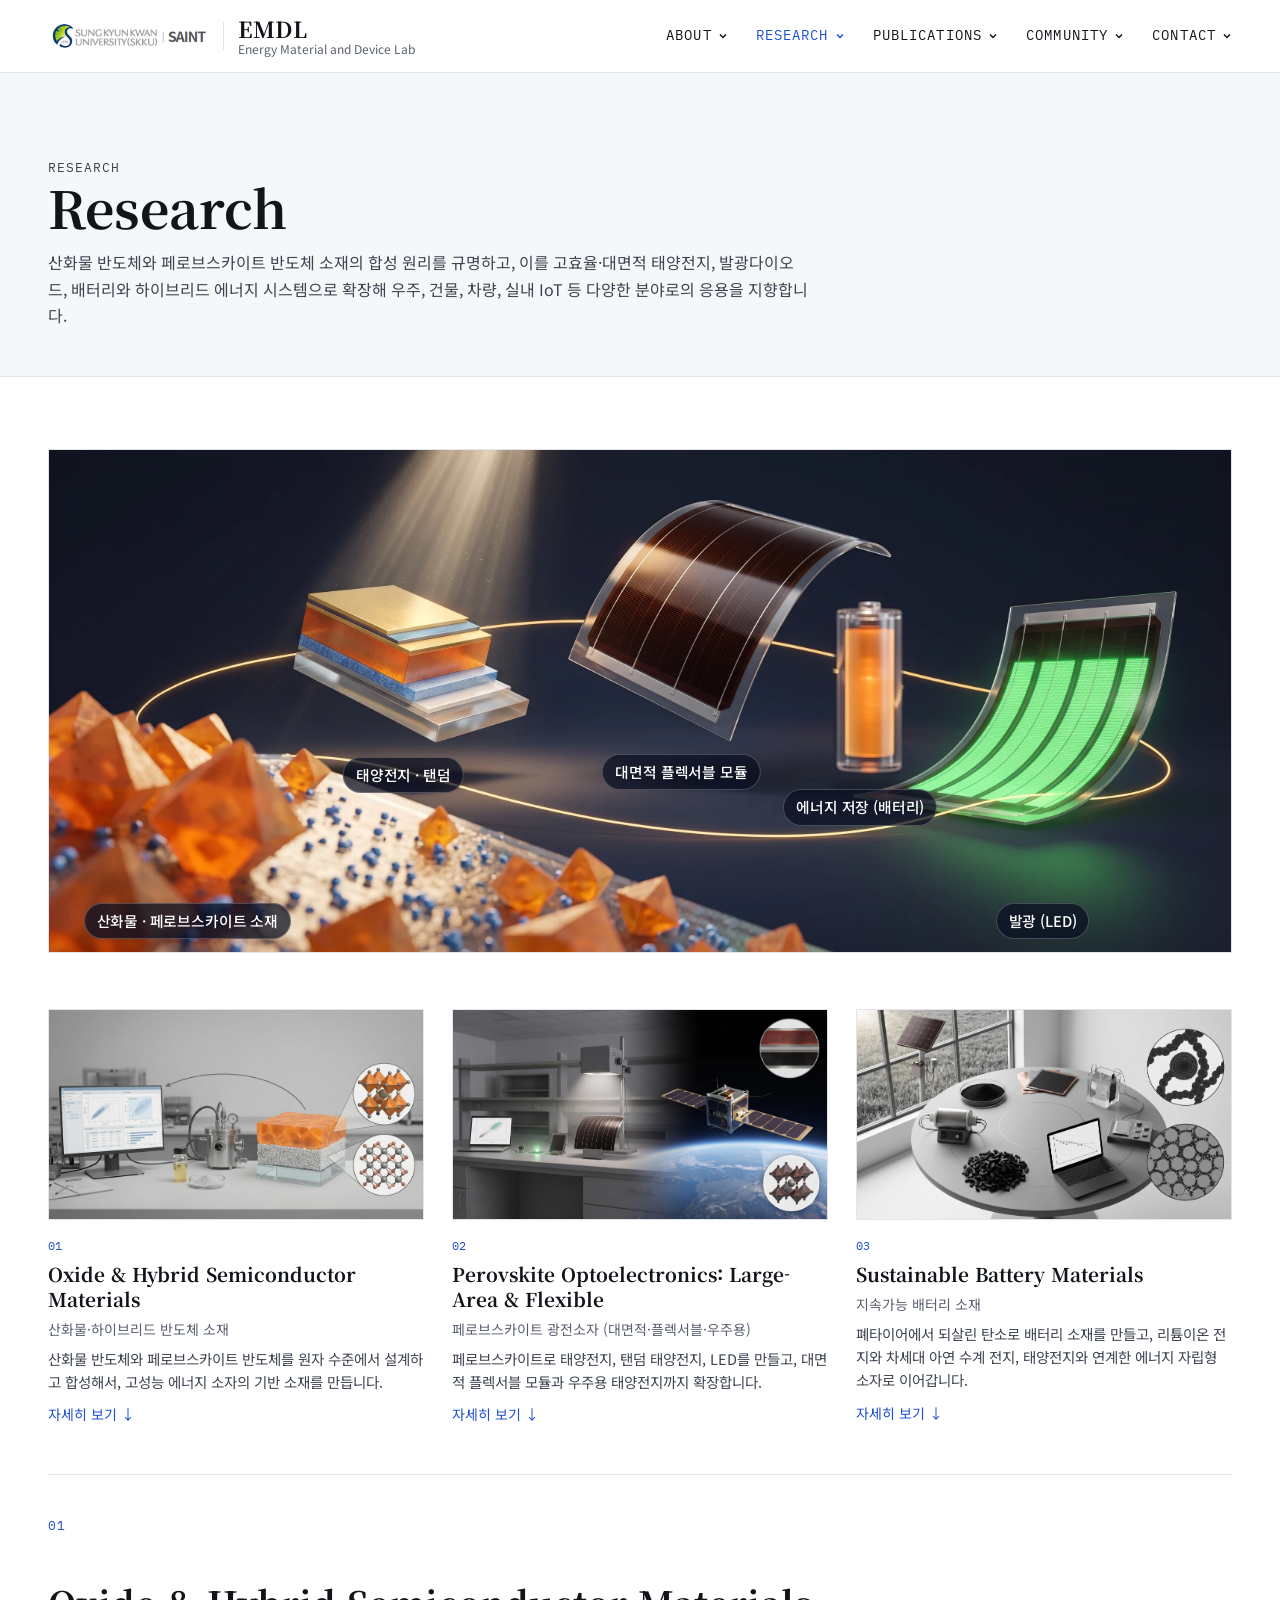
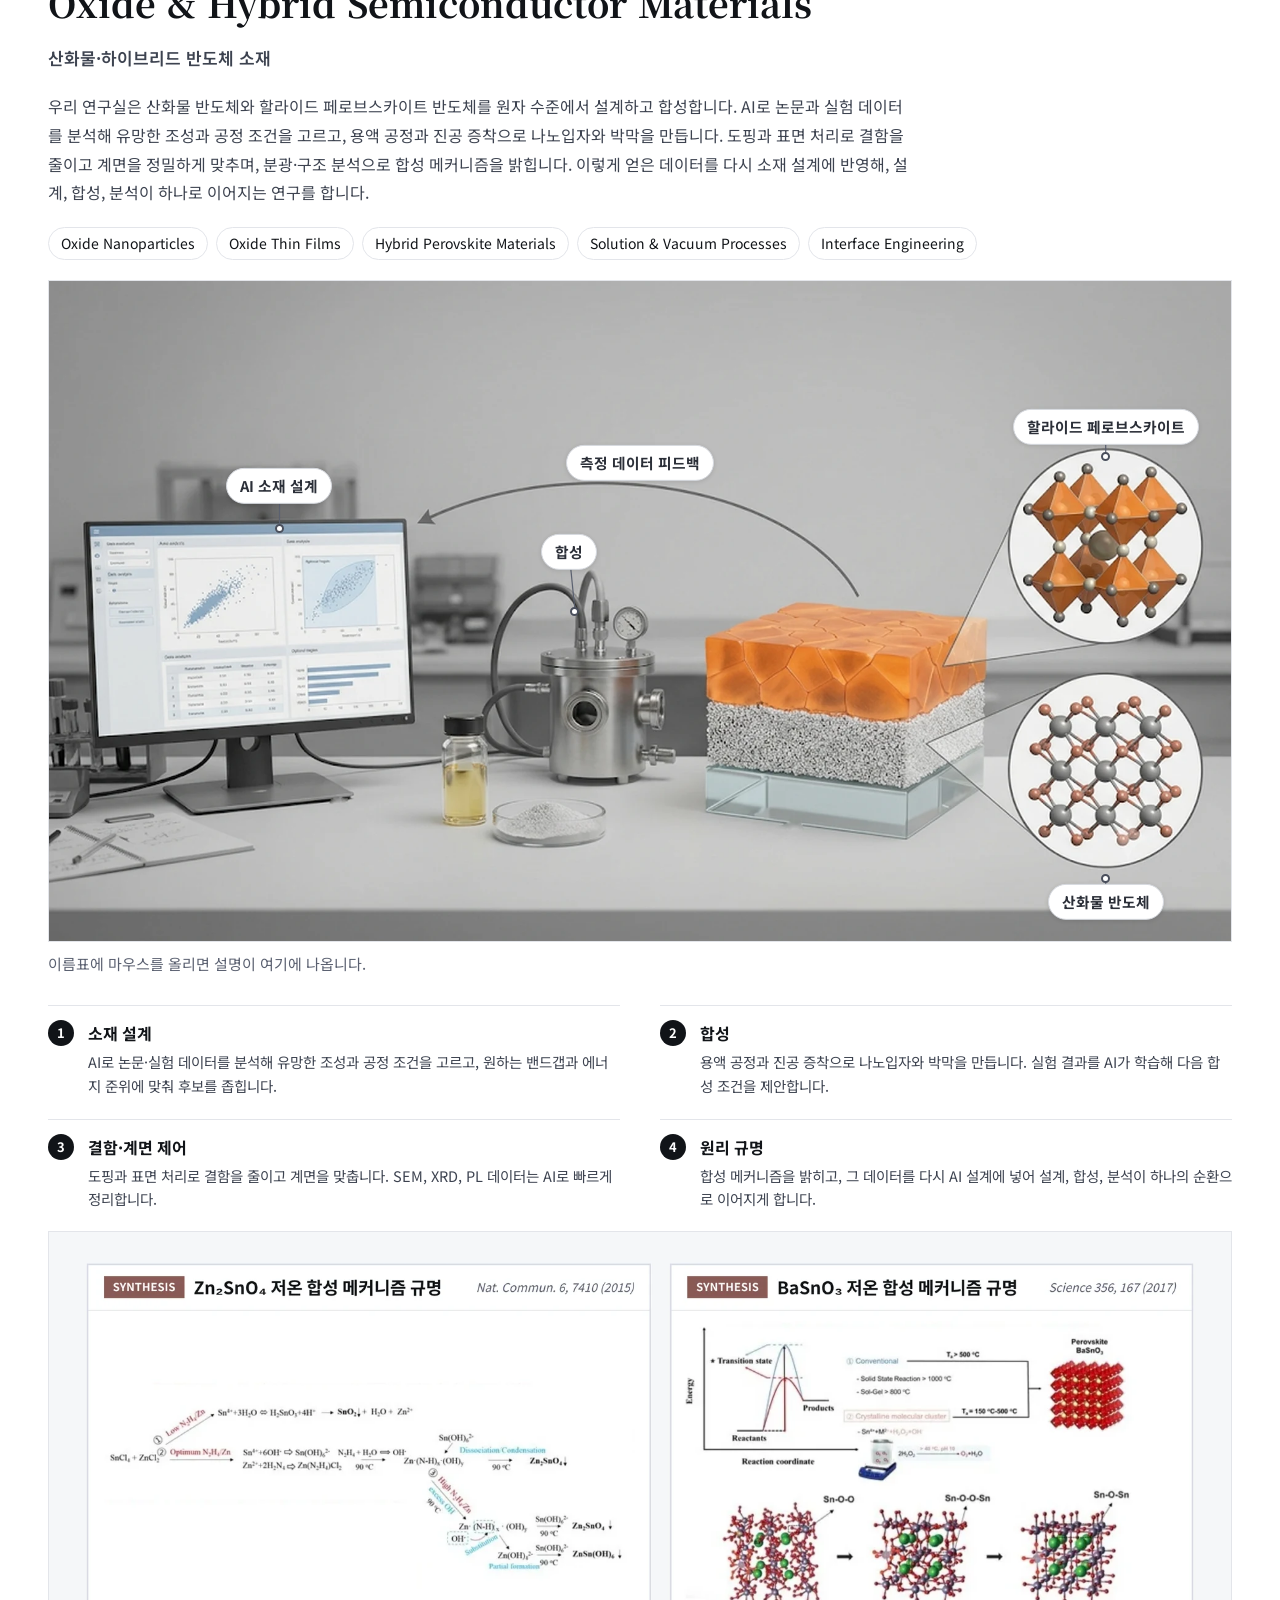
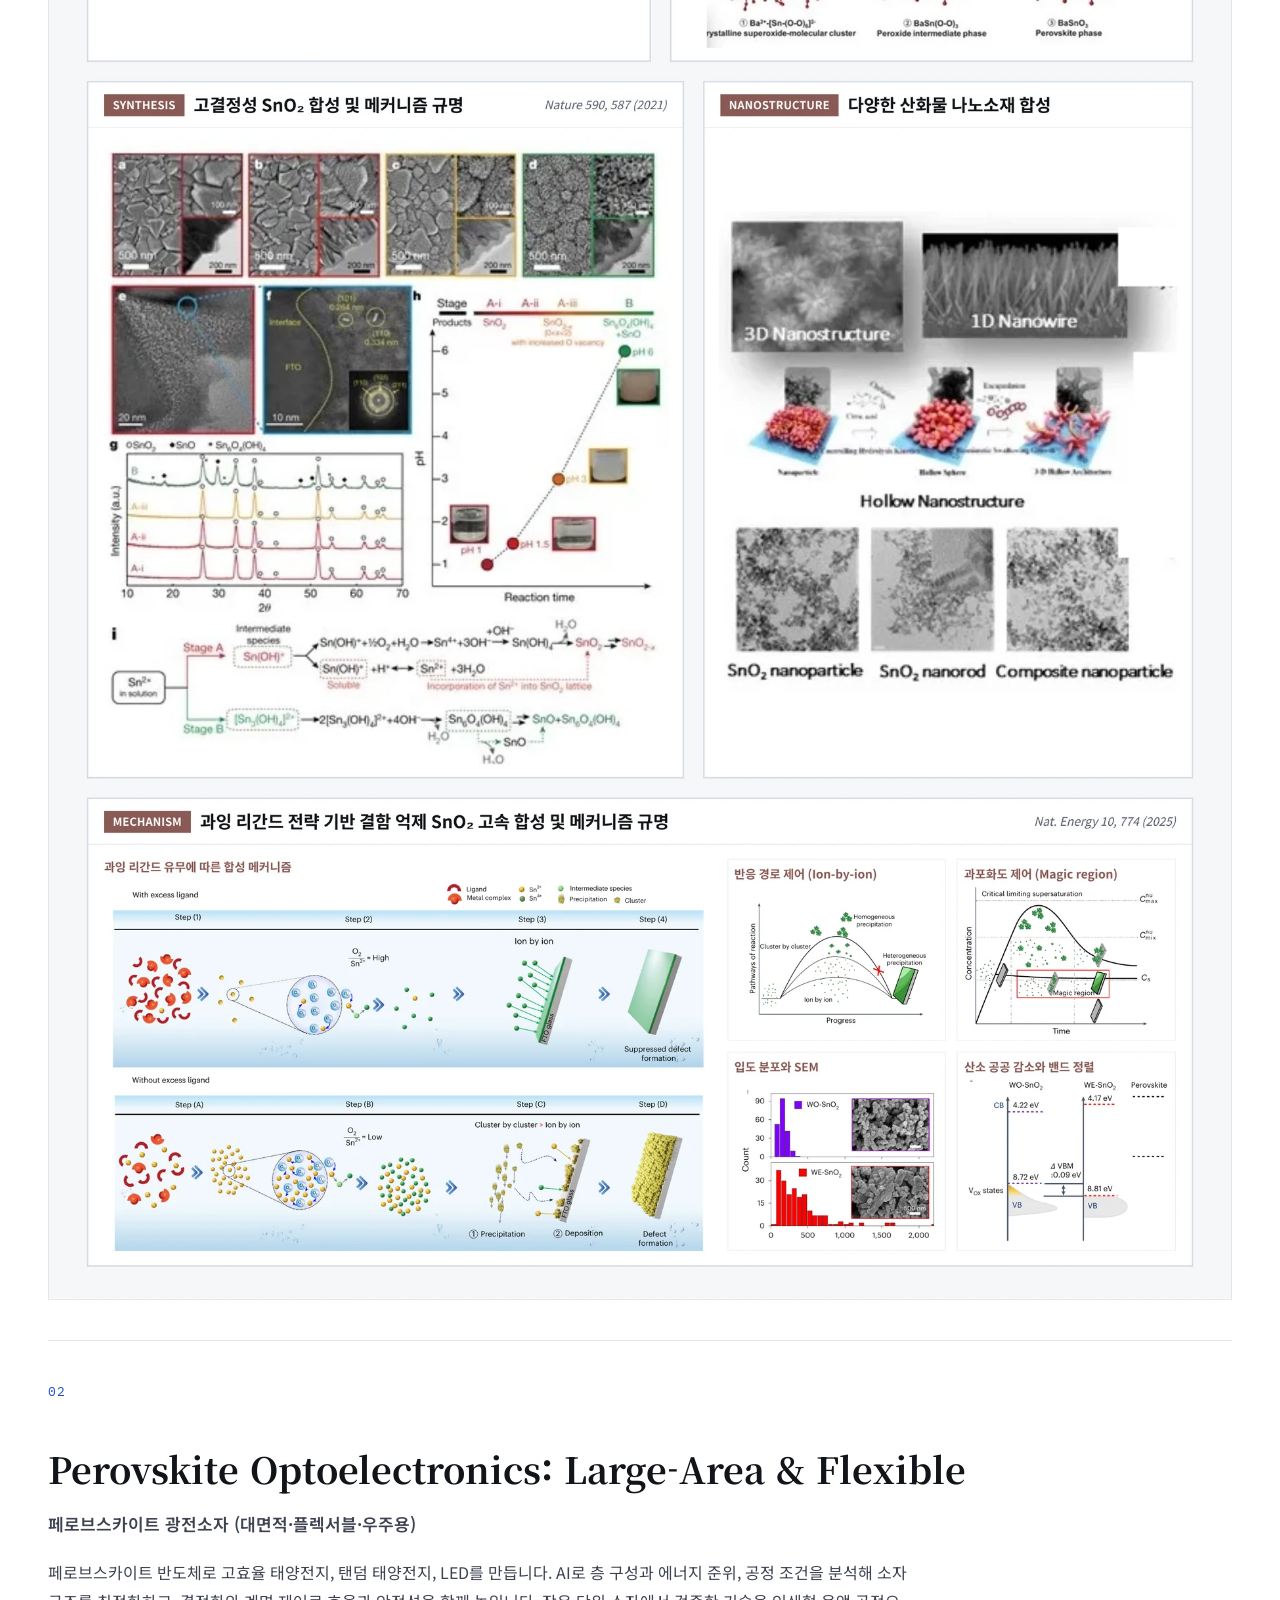
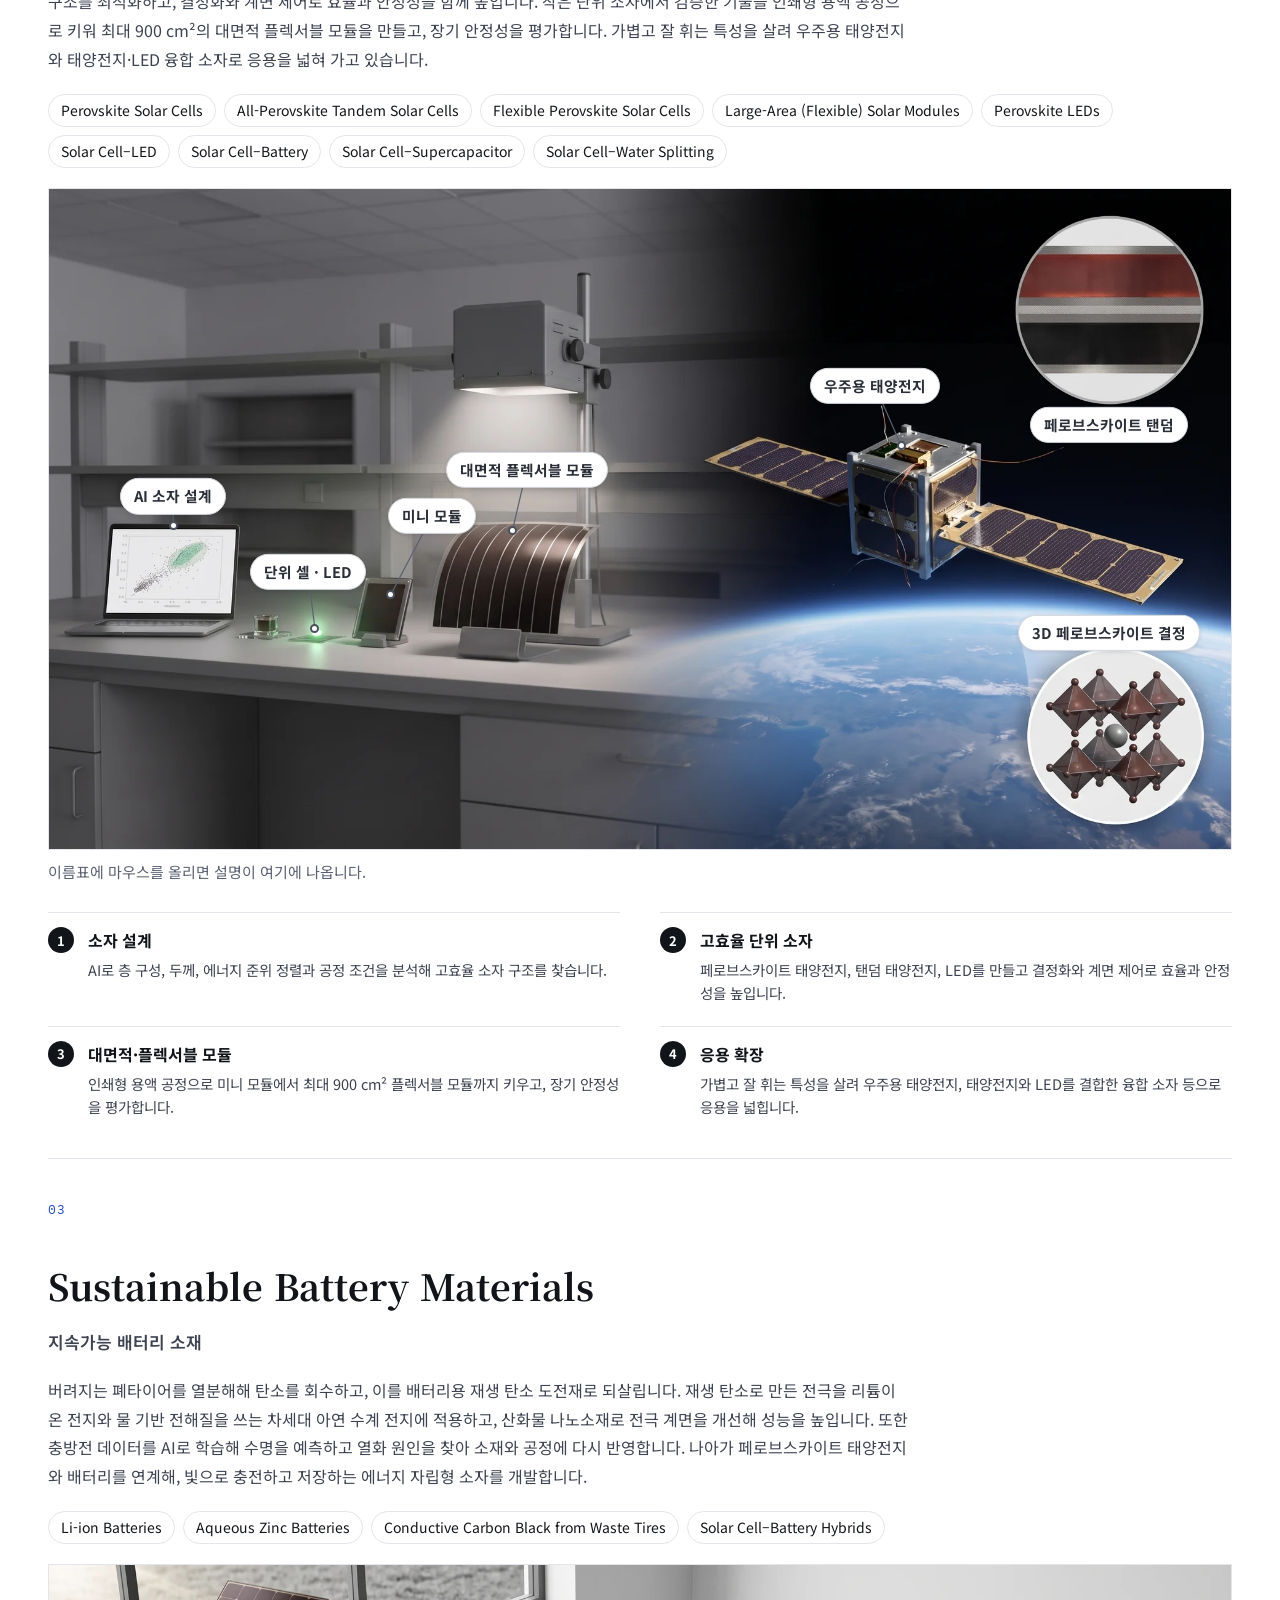
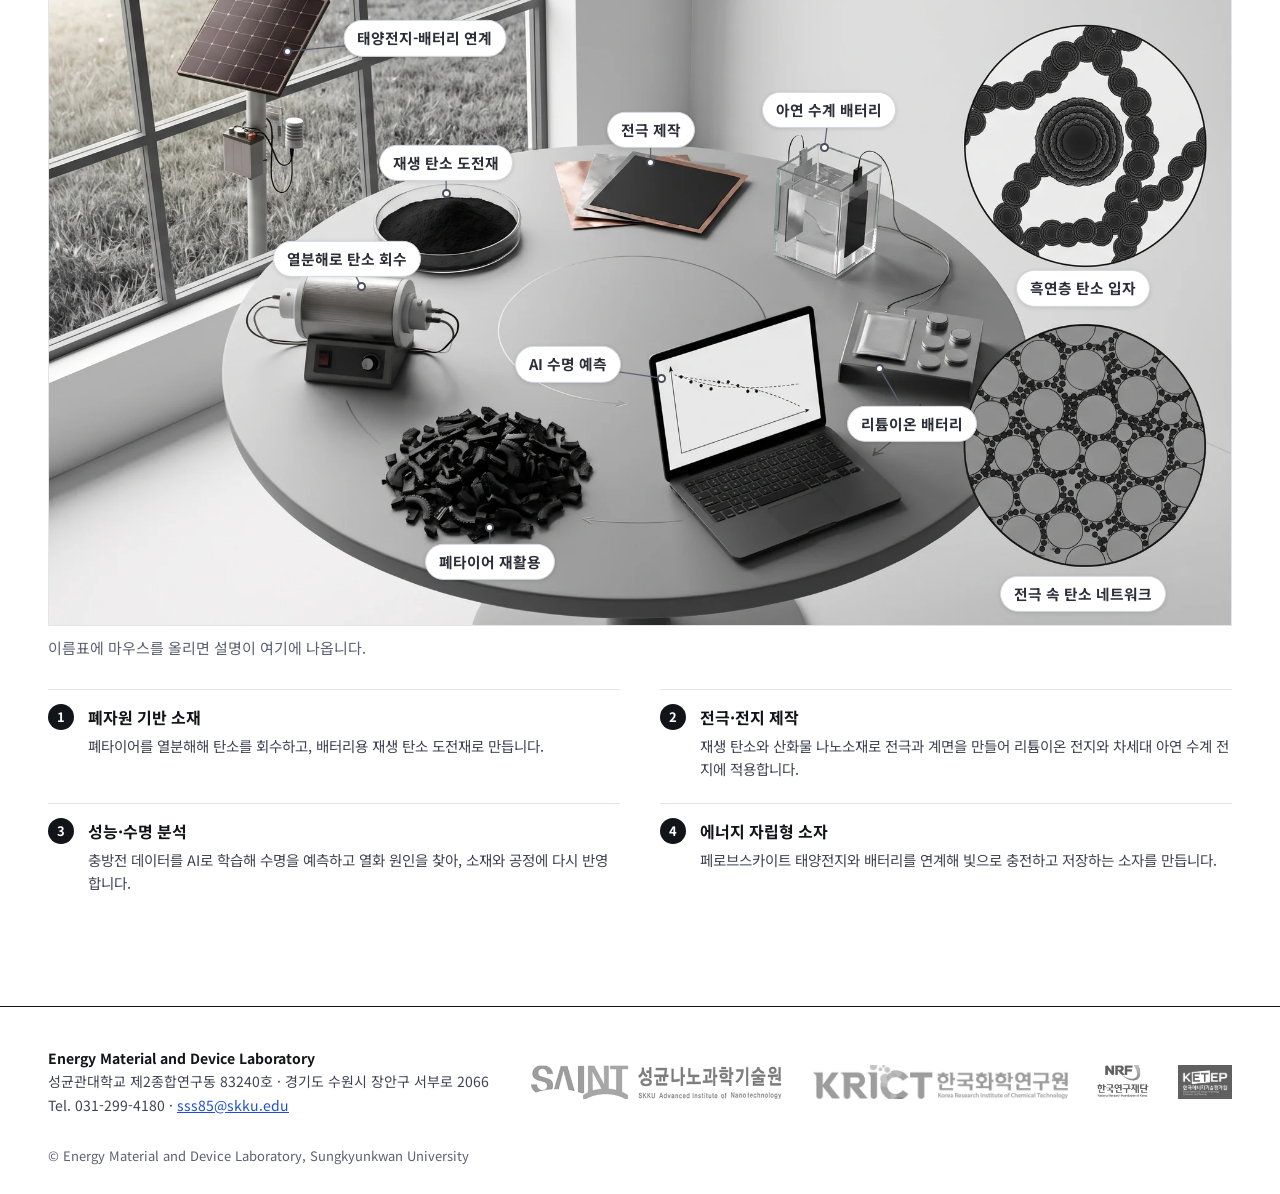
<file: research.html>
<!doctype html>
<html lang="ko">
<head>
<meta charset="utf-8">
<meta name="viewport" content="width=device-width, initial-scale=1">
<title>Research | EMDL, SKKU</title>
<meta name="description" content="Energy Material and Device Laboratory (EMDL), SAINT &amp; Department of Nano Engineering, Sungkyunkwan University.">
<meta property="og:title" content="Research | EMDL, SKKU">
<meta property="og:description" content="Energy Material and Device Laboratory (EMDL), SAINT &amp; Department of Nano Engineering, Sungkyunkwan University.">
<meta property="og:type" content="website">
<link rel="icon" href="data:image/svg+xml,%3Csvg xmlns='http://www.w3.org/2000/svg' viewBox='0 0 32 32'%3E%3Crect width='32' height='32' fill='%23111418'/%3E%3Ctext x='16' y='22' font-family='serif' font-size='16' font-weight='700' fill='%23fff' text-anchor='middle'%3EE%3C/text%3E%3C/svg%3E">
<link rel="preconnect" href="https://fonts.googleapis.com"><link rel="preconnect" href="https://fonts.gstatic.com" crossorigin><link href="https://fonts.googleapis.com/css2?family=Noto+Serif+KR:wght@500;700&amp;family=Noto+Sans+KR:wght@400;500;700&amp;family=IBM+Plex+Mono:wght@400;500&amp;display=swap" rel="stylesheet">
<link rel="stylesheet" href="assets/css/site.css?v=ec55af5c">

</head>
<body>
<header class="site-header">
<div class="wrap bar">
<a class="brand" href="index.html" aria-label="EMDL 홈">
<img src="assets/img/logo/skku-saint.png" alt="Sungkyunkwan University SAINT" width="307" height="65">
<span class="sep" aria-hidden="true"></span>
<span class="name"><b>EMDL</b><span>Energy Material and Device Lab</span></span>
</a>
<button class="menu-btn" type="button" aria-label="메뉴 열기" aria-expanded="false" aria-controls="nav">
<svg aria-hidden="true" width="20" height="20" viewBox="0 0 20 20" fill="none" stroke="currentColor" stroke-width="1.6"><path d="M3 6h14M3 10h14M3 14h14"/></svg>
</button>
<nav class="nav" id="nav" aria-label="주 메뉴"><div class="item"><a class="top" href="professor.html">ABOUT<svg aria-hidden="true" width="10" height="10" viewBox="0 0 10 10" fill="none" stroke="currentColor" stroke-width="1.5"><path d="M2 3.5l3 3 3-3"></path></svg></a><div class="sub"><a href="professor.html">Professor</a><a href="members.html">Members</a><a href="alumni.html">Alumni</a></div></div><div class="item"><a class="top" href="research.html" aria-current="page">RESEARCH<svg aria-hidden="true" width="10" height="10" viewBox="0 0 10 10" fill="none" stroke="currentColor" stroke-width="1.5"><path d="M2 3.5l3 3 3-3"></path></svg></a><div class="sub"><a href="research.html#synthesis">Oxide &amp; Hybrid Semiconductor Materials</a><a href="research.html#applications">Perovskite Optoelectronics</a><a href="research.html#waste">Sustainable Battery Materials</a><a href="facilities.html">Facilities</a></div></div><div class="item"><a class="top" href="publications.html">PUBLICATIONS<svg aria-hidden="true" width="10" height="10" viewBox="0 0 10 10" fill="none" stroke="currentColor" stroke-width="1.5"><path d="M2 3.5l3 3 3-3"></path></svg></a><div class="sub"><a href="publications.html#selected">Selected Papers</a><a href="publications.html#all">All Papers</a><a href="patents.html">Patents</a></div></div><div class="item"><a class="top" href="news.html">COMMUNITY<svg aria-hidden="true" width="10" height="10" viewBox="0 0 10 10" fill="none" stroke="currentColor" stroke-width="1.5"><path d="M2 3.5l3 3 3-3"></path></svg></a><div class="sub"><a href="news.html">News</a><a href="media.html">Media</a><a href="gallery.html">Gallery</a></div></div><div class="item"><a class="top" href="contact.html">CONTACT<svg aria-hidden="true" width="10" height="10" viewBox="0 0 10 10" fill="none" stroke="currentColor" stroke-width="1.5"><path d="M2 3.5l3 3 3-3"></path></svg></a><div class="sub"><a href="contact.html#location">Location</a><a href="contact.html#recruit">Recruitment</a></div></div></nav>
</div>
</header>
<main>
<section class="page-head"><div class="wrap"><p class="crumb">Research</p><h1>Research</h1><p>산화물 반도체와 페로브스카이트 반도체 소재의 합성 원리를 규명하고, 이를 고효율·대면적 태양전지, 발광다이오드, 배터리와 하이브리드 에너지 시스템으로 확장해 우주, 건물, 차량, 실내 IoT 등 다양한 분야로의 응용을 지향합니다.</p></div></section><section class="section"><div class="wrap"><figure class="overview"><div class="ov-wrap"><img src="assets/img/research/overview-flow.webp" alt="연구 흐름: 산화물·페로브스카이트 소재, 태양전지, 대면적 플렉서블 모듈, 에너지 저장(배터리), 발광 소자"><span class="ov-l l" style="left:3%;top:90%"><i>1</i><em>산화물 · 페로브스카이트 소재</em></span><span class="ov-l c" style="left:30%;top:61%"><i>2</i><em>태양전지 · 탠덤</em></span><span class="ov-l c" style="left:53.5%;top:60.5%"><i>3</i><em>대면적 플렉서블 모듈</em></span><span class="ov-l c" style="left:68.6%;top:67.5%"><i>4</i><em>에너지 저장 (배터리)</em></span><span class="ov-l c" style="left:84%;top:90%"><i>5</i><em>발광 (LED)</em></span></div><ol class="ov-key"><li>산화물 · 페로브스카이트 소재</li><li>태양전지 · 탠덤</li><li>대면적 플렉서블 모듈</li><li>에너지 저장 (배터리)</li><li>발광 (LED)</li></ol></figure><div class="rcards"><a class="rcard" href="#synthesis"><span class="rc-img"><img src="assets/img/research/r1.webp" alt="" loading="lazy"></span><span class="rc-n">01</span><span class="rc-en">Oxide &amp; Hybrid Semiconductor Materials</span><span class="rc-ko">산화물·하이브리드 반도체 소재</span><span class="rc-s">산화물 반도체와 페로브스카이트 반도체를 원자 수준에서 설계하고 합성해서, 고성능 에너지 소자의 기반 소재를 만듭니다.</span><span class="rc-go">자세히 보기 ↓</span></a><a class="rcard" href="#applications"><span class="rc-img"><img src="assets/img/research/r2.webp" alt="" loading="lazy"></span><span class="rc-n">02</span><span class="rc-en">Perovskite Optoelectronics: Large-Area &amp; Flexible</span><span class="rc-ko">페로브스카이트 광전소자 (대면적·플렉서블·우주용)</span><span class="rc-s">페로브스카이트로 태양전지, 탠덤 태양전지, LED를 만들고, 대면적 플렉서블 모듈과 우주용 태양전지까지 확장합니다.</span><span class="rc-go">자세히 보기 ↓</span></a><a class="rcard" href="#waste"><span class="rc-img"><img src="assets/img/research/r3.webp" alt="" loading="lazy"></span><span class="rc-n">03</span><span class="rc-en">Sustainable Battery Materials</span><span class="rc-ko">지속가능 배터리 소재</span><span class="rc-s">폐타이어에서 되살린 탄소로 배터리 소재를 만들고, 리튬이온 전지와 차세대 아연 수계 전지, 태양전지와 연계한 에너지 자립형 소자로 이어갑니다.</span><span class="rc-go">자세히 보기 ↓</span></a></div><div class="rblock" id="synthesis"><p class="eyebrow">01</p><h2>Oxide &amp; Hybrid Semiconductor Materials</h2><p class="rko">산화물·하이브리드 반도체 소재</p><p class="lead">우리 연구실은 산화물 반도체와 할라이드 페로브스카이트 반도체를 원자 수준에서 설계하고 합성합니다. AI로 논문과 실험 데이터를 분석해 유망한 조성과 공정 조건을 고르고, 용액 공정과 진공 증착으로 나노입자와 박막을 만듭니다. 도핑과 표면 처리로 결함을 줄이고 계면을 정밀하게 맞추며, 분광·구조 분석으로 합성 메커니즘을 밝힙니다. 이렇게 얻은 데이터를 다시 소재 설계에 반영해, 설계, 합성, 분석이 하나로 이어지는 연구를 합니다.</p><ul class="chips"><li>Oxide Nanoparticles</li><li>Oxide Thin Films</li><li>Hybrid Perovskite Materials</li><li>Solution &amp; Vacuum Processes</li><li>Interface Engineering</li></ul><figure class="rfig"><div class="rf-wrap"><img src="assets/img/research/r1.webp" alt="AI 소재 설계, 합성, 산화물 반도체와 할라이드 페로브스카이트 박막, 측정 데이터 피드백으로 이어지는 소재 연구 흐름" loading="lazy"><svg class="rf-svg" viewBox="0 0 100 100" preserveAspectRatio="none" aria-hidden="true"><line x1="19.5" y1="31" x2="19.5" y2="37.5"/><line x1="44" y1="41" x2="44.5" y2="50"/><line x1="89.4" y1="22" x2="89.4" y2="26.5"/><line x1="89.4" y1="94" x2="89.4" y2="90.5"/></svg><span class="rf-dot" style="left:19.5%;top:37.5%"></span><span class="rf-dot" style="left:44.5%;top:50%"></span><span class="rf-dot" style="left:89.4%;top:26.5%"></span><span class="rf-dot" style="left:89.4%;top:90.5%"></span><span class="rf-l" tabindex="0" style="left:19.5%;top:31%"><b>AI 소재 설계</b><span class="rf-tip">AI로 데이터를 분석해 유망한 조성과 공정 조건을 고릅니다.</span></span><span class="rf-l" tabindex="0" style="left:44%;top:41%"><b>합성</b><span class="rf-tip">용액 공정과 진공 증착으로 나노입자와 박막을 만듭니다.</span></span><span class="rf-l dn" tabindex="0" style="left:89.4%;top:22%"><b>할라이드 페로브스카이트</b><span class="rf-tip">꼭짓점을 공유하는 팔면체가 3차원으로 이어진 결정 구조입니다.</span></span><span class="rf-l" tabindex="0" style="left:89.4%;top:94%"><b>산화물 반도체</b><span class="rf-tip">금속과 산소로 이루어진 산화물 반도체 결정 구조입니다.</span></span><span class="rf-l" tabindex="0" style="left:50%;top:27.5%"><b>측정 데이터 피드백</b><span class="rf-tip">분석 데이터를 다시 AI 설계에 넣어 설계, 합성, 분석을 하나의 순환으로 잇습니다.</span></span><span class="rf-nums"><span class="rf-n" style="left:19.5%;top:37.5%">1</span><span class="rf-n" style="left:44.5%;top:50%">2</span><span class="rf-n" style="left:89.4%;top:26.5%">3</span><span class="rf-n" style="left:89.4%;top:90.5%">4</span><span class="rf-n" style="left:50%;top:27.5%">5</span></span></div><p class="rf-cap" aria-live="polite">이름표에 마우스를 올리면 설명이 여기에 나옵니다.</p><details class="rf-more"><summary>그림 번호 설명 보기</summary><ol class="rf-key"><li><b>AI 소재 설계</b> AI로 데이터를 분석해 유망한 조성과 공정 조건을 고릅니다.</li><li><b>합성</b> 용액 공정과 진공 증착으로 나노입자와 박막을 만듭니다.</li><li><b>할라이드 페로브스카이트</b> 꼭짓점을 공유하는 팔면체가 3차원으로 이어진 결정 구조입니다.</li><li><b>산화물 반도체</b> 금속과 산소로 이루어진 산화물 반도체 결정 구조입니다.</li><li><b>측정 데이터 피드백</b> 분석 데이터를 다시 AI 설계에 넣어 설계, 합성, 분석을 하나의 순환으로 잇습니다.</li></ol></details></figure><ol class="rsteps"><li><b>소재 설계</b><p>AI로 논문·실험 데이터를 분석해 유망한 조성과 공정 조건을 고르고, 원하는 밴드갭과 에너지 준위에 맞춰 후보를 좁힙니다.</p></li><li><b>합성</b><p>용액 공정과 진공 증착으로 나노입자와 박막을 만듭니다. 실험 결과를 AI가 학습해 다음 합성 조건을 제안합니다.</p></li><li><b>결함·계면 제어</b><p>도핑과 표면 처리로 결함을 줄이고 계면을 맞춥니다. SEM, XRD, PL 데이터는 AI로 빠르게 정리합니다.</p></li><li><b>원리 규명</b><p>합성 메커니즘을 밝히고, 그 데이터를 다시 AI 설계에 넣어 설계, 합성, 분석이 하나의 순환으로 이어지게 합니다.</p></li></ol><figure><img src="assets/img/research/oxide-synthesis.webp" alt="산화물 반도체 합성 및 메커니즘 규명: Zn2SnO4, BaSnO3, SnO2, 다양한 나노소재, 과잉 리간드 전략" loading="lazy"></figure></div><div class="rblock" id="applications"><p class="eyebrow">02</p><h2>Perovskite Optoelectronics: Large-Area &amp; Flexible</h2><p class="rko">페로브스카이트 광전소자 (대면적·플렉서블·우주용)</p><p class="lead">페로브스카이트 반도체로 고효율 태양전지, 탠덤 태양전지, LED를 만듭니다. AI로 층 구성과 에너지 준위, 공정 조건을 분석해 소자 구조를 최적화하고, 결정화와 계면 제어로 효율과 안정성을 함께 높입니다. 작은 단위 소자에서 검증한 기술을 인쇄형 용액 공정으로 키워 최대 900 cm²의 대면적 플렉서블 모듈을 만들고, 장기 안정성을 평가합니다. 가볍고 잘 휘는 특성을 살려 우주용 태양전지와 태양전지·LED 융합 소자로 응용을 넓혀 가고 있습니다.</p><ul class="chips"><li>Perovskite Solar Cells</li><li>All-Perovskite Tandem Solar Cells</li><li>Flexible Perovskite Solar Cells</li><li>Large-Area (Flexible) Solar Modules</li><li>Perovskite LEDs</li><li>Solar Cell–LED</li><li>Solar Cell–Battery</li><li>Solar Cell–Supercapacitor</li><li>Solar Cell–Water Splitting</li></ul><figure class="rfig"><div class="rf-wrap"><img src="assets/img/research/r2.webp" alt="AI 소자 설계에서 단위 셀과 LED, 미니 모듈, 대면적 플렉서블 모듈을 거쳐 우주용 태양전지로 이어지는 연구 흐름" loading="lazy"><svg class="rf-svg" viewBox="0 0 100 100" preserveAspectRatio="none" aria-hidden="true"><line x1="10.5" y1="46.6" x2="10.5" y2="51.1"/><line x1="21.9" y1="58.1" x2="22.5" y2="66.6"/><line x1="32.4" y1="49.6" x2="28.9" y2="61.5"/><line x1="40.4" y1="42.6" x2="39.2" y2="51.8"/><line x1="69.9" y1="29.9" x2="72.1" y2="38.9"/></svg><span class="rf-dot" style="left:10.5%;top:51.1%"></span><span class="rf-dot" style="left:22.5%;top:66.6%"></span><span class="rf-dot" style="left:28.9%;top:61.5%"></span><span class="rf-dot" style="left:39.2%;top:51.8%"></span><span class="rf-dot" style="left:72.1%;top:38.9%"></span><span class="rf-l" tabindex="0" style="left:10.5%;top:46.6%"><b>AI 소자 설계</b><span class="rf-tip">층 구성, 두께, 에너지 준위 정렬과 공정 조건을 AI로 분석해 최적 조건을 찾습니다.</span></span><span class="rf-l" tabindex="0" style="left:21.9%;top:58.1%"><b>단위 셀 · LED</b><span class="rf-tip">작은 셀에서 소재와 구조를 검증하고, 같은 소재로 전기를 빛으로 바꾸는 발광 소자도 만듭니다.</span></span><span class="rf-l" tabindex="0" style="left:32.4%;top:49.6%"><b>미니 모듈</b><span class="rf-tip">셀을 직렬로 이어 모듈로 만들며 대면적화 기술을 확보합니다.</span></span><span class="rf-l" tabindex="0" style="left:40.4%;top:42.6%"><b>대면적 플렉서블 모듈</b><span class="rf-tip">인쇄형 용액 공정으로 플렉서블 기판 위에 최대 900 cm²의 휘는 모듈을 만들고, 솔라 시뮬레이터로 성능을 측정합니다.</span></span><span class="rf-l" tabindex="0" style="left:69.9%;top:29.9%"><b>우주용 태양전지</b><span class="rf-tip">가볍고 잘 휘는 페로브스카이트 전지를 위성처럼 무게가 중요한 우주 환경에 맞게 개발합니다.</span></span><span class="rf-l" tabindex="0" style="left:89.7%;top:35.8%"><b>페로브스카이트 탠덤</b><span class="rf-tip">밴드갭이 다른 페로브스카이트 두 층을 쌓아, 한 소자로 더 넓은 파장의 빛을 전기로 바꿉니다.</span></span><span class="rf-l" tabindex="0" style="left:89.7%;top:67.3%"><b>3D 페로브스카이트 결정</b><span class="rf-tip">꼭짓점을 공유하는 팔면체가 3차원으로 이어진 결정 구조입니다.</span></span><span class="rf-nums"><span class="rf-n" style="left:10.5%;top:51.1%">1</span><span class="rf-n" style="left:22.5%;top:66.6%">2</span><span class="rf-n" style="left:28.9%;top:61.5%">3</span><span class="rf-n" style="left:39.2%;top:51.8%">4</span><span class="rf-n" style="left:72.1%;top:38.9%">5</span><span class="rf-n" style="left:89.7%;top:35.8%">6</span><span class="rf-n" style="left:89.7%;top:67.3%">7</span></span></div><p class="rf-cap" aria-live="polite">이름표에 마우스를 올리면 설명이 여기에 나옵니다.</p><details class="rf-more"><summary>그림 번호 설명 보기</summary><ol class="rf-key"><li><b>AI 소자 설계</b> 층 구성, 두께, 에너지 준위 정렬과 공정 조건을 AI로 분석해 최적 조건을 찾습니다.</li><li><b>단위 셀 · LED</b> 작은 셀에서 소재와 구조를 검증하고, 같은 소재로 전기를 빛으로 바꾸는 발광 소자도 만듭니다.</li><li><b>미니 모듈</b> 셀을 직렬로 이어 모듈로 만들며 대면적화 기술을 확보합니다.</li><li><b>대면적 플렉서블 모듈</b> 인쇄형 용액 공정으로 플렉서블 기판 위에 최대 900 cm²의 휘는 모듈을 만들고, 솔라 시뮬레이터로 성능을 측정합니다.</li><li><b>우주용 태양전지</b> 가볍고 잘 휘는 페로브스카이트 전지를 위성처럼 무게가 중요한 우주 환경에 맞게 개발합니다.</li><li><b>페로브스카이트 탠덤</b> 밴드갭이 다른 페로브스카이트 두 층을 쌓아, 한 소자로 더 넓은 파장의 빛을 전기로 바꿉니다.</li><li><b>3D 페로브스카이트 결정</b> 꼭짓점을 공유하는 팔면체가 3차원으로 이어진 결정 구조입니다.</li></ol></details></figure><ol class="rsteps"><li><b>소자 설계</b><p>AI로 층 구성, 두께, 에너지 준위 정렬과 공정 조건을 분석해 고효율 소자 구조를 찾습니다.</p></li><li><b>고효율 단위 소자</b><p>페로브스카이트 태양전지, 탠덤 태양전지, LED를 만들고 결정화와 계면 제어로 효율과 안정성을 높입니다.</p></li><li><b>대면적·플렉서블 모듈</b><p>인쇄형 용액 공정으로 미니 모듈에서 최대 900 cm² 플렉서블 모듈까지 키우고, 장기 안정성을 평가합니다.</p></li><li><b>응용 확장</b><p>가볍고 잘 휘는 특성을 살려 우주용 태양전지, 태양전지와 LED를 결합한 융합 소자 등으로 응용을 넓힙니다.</p></li></ol></div><div class="rblock" id="waste"><p class="eyebrow">03</p><h2>Sustainable Battery Materials</h2><p class="rko">지속가능 배터리 소재</p><p class="lead">버려지는 폐타이어를 열분해해 탄소를 회수하고, 이를 배터리용 재생 탄소 도전재로 되살립니다. 재생 탄소로 만든 전극을 리튬이온 전지와 물 기반 전해질을 쓰는 차세대 아연 수계 전지에 적용하고, 산화물 나노소재로 전극 계면을 개선해 성능을 높입니다. 또한 충방전 데이터를 AI로 학습해 수명을 예측하고 열화 원인을 찾아 소재와 공정에 다시 반영합니다. 나아가 페로브스카이트 태양전지와 배터리를 연계해, 빛으로 충전하고 저장하는 에너지 자립형 소자를 개발합니다.</p><ul class="chips"><li>Li-ion Batteries</li><li>Aqueous Zinc Batteries</li><li>Conductive Carbon Black from Waste Tires</li><li>Solar Cell–Battery Hybrids</li></ul><figure class="rfig"><div class="rf-wrap"><img src="assets/img/research/r3.webp" alt="폐타이어 재활용, 열분해 탄소 회수, 재생 탄소 도전재, 전극 제작, 리튬이온·아연 수계 배터리, AI 수명 예측, 태양전지-배터리 연계로 이어지는 순환" loading="lazy"><svg class="rf-svg" viewBox="0 0 100 100" preserveAspectRatio="none" aria-hidden="true"><line x1="37.3" y1="90.4" x2="37.3" y2="85.2"/><line x1="25.2" y1="44.5" x2="26.4" y2="48.7"/><line x1="33.6" y1="30.0" x2="33.6" y2="34.6"/><line x1="50.9" y1="25.0" x2="50.9" y2="29.9"/><line x1="73.0" y1="69.5" x2="70.3" y2="61.2"/><line x1="66.0" y1="21.9" x2="65.6" y2="27.7"/><line x1="43.9" y1="60.5" x2="51.8" y2="62.6"/><line x1="31.8" y1="11.1" x2="20.2" y2="13.1"/></svg><span class="rf-dot" style="left:37.3%;top:85.2%"></span><span class="rf-dot" style="left:26.4%;top:48.7%"></span><span class="rf-dot" style="left:33.6%;top:34.6%"></span><span class="rf-dot" style="left:50.9%;top:29.9%"></span><span class="rf-dot" style="left:70.3%;top:61.2%"></span><span class="rf-dot" style="left:65.6%;top:27.7%"></span><span class="rf-dot" style="left:51.8%;top:62.6%"></span><span class="rf-dot" style="left:20.2%;top:13.1%"></span><span class="rf-l" tabindex="0" style="left:37.3%;top:90.4%"><b>폐타이어 재활용</b><span class="rf-tip">버려지는 폐타이어를 배터리 소재의 원료로 씁니다.</span></span><span class="rf-l" tabindex="0" style="left:25.2%;top:44.5%"><b>열분해로 탄소 회수</b><span class="rf-tip">폐타이어를 열분해해 탄소를 회수하고 정제합니다. 공정 조건과 탄소 특성의 관계는 AI로 분석합니다.</span></span><span class="rf-l" tabindex="0" style="left:33.6%;top:30.0%"><b>재생 탄소 도전재</b><span class="rf-tip">회수한 탄소를 전극용 도전재로 만듭니다.</span></span><span class="rf-l" tabindex="0" style="left:50.9%;top:25.0%"><b>전극 제작</b><span class="rf-tip">재생 탄소를 금속 포일 위에 코팅해 전극을 만듭니다.</span></span><span class="rf-l" tabindex="0" style="left:73.0%;top:69.5%"><b>리튬이온 배터리</b><span class="rf-tip">재생 탄소 전극을 리튬이온 전지에 적용합니다.</span></span><span class="rf-l dn" tabindex="0" style="left:66.0%;top:21.9%"><b>아연 수계 배터리</b><span class="rf-tip">물 기반 전해질을 쓰는 안전하고 값싼 차세대 아연 전지를 개발합니다.</span></span><span class="rf-l" tabindex="0" style="left:43.9%;top:60.5%"><b>AI 수명 예측</b><span class="rf-tip">충방전 데이터를 AI가 학습해 수명을 예측하고 열화 원인을 찾아, 그 결과를 소재 공정에 다시 반영합니다.</span></span><span class="rf-l dn" tabindex="0" style="left:31.8%;top:11.1%"><b>태양전지-배터리 연계</b><span class="rf-tip">페로브스카이트 태양전지와 배터리를 묶어, 빛으로 충전하고 저장하는 에너지 자립형 소자를 만듭니다.</span></span><span class="rf-l" tabindex="0" style="left:87.5%;top:49.0%"><b>흑연층 탄소 입자</b><span class="rf-tip">동심원 흑연층으로 이루어진 탄소 입자가 사슬처럼 이어진 구조입니다.</span></span><span class="rf-l" tabindex="0" style="left:87.5%;top:95.3%"><b>전극 속 탄소 네트워크</b><span class="rf-tip">탄소 입자가 활물질 입자 사이를 그물처럼 이어 전자가 잘 흐르게 합니다.</span></span><span class="rf-nums"><span class="rf-n" style="left:37.3%;top:85.2%">1</span><span class="rf-n" style="left:26.4%;top:48.7%">2</span><span class="rf-n" style="left:33.6%;top:34.6%">3</span><span class="rf-n" style="left:50.9%;top:29.9%">4</span><span class="rf-n" style="left:70.3%;top:61.2%">5</span><span class="rf-n" style="left:65.6%;top:27.7%">6</span><span class="rf-n" style="left:51.8%;top:62.6%">7</span><span class="rf-n" style="left:20.2%;top:13.1%">8</span><span class="rf-n" style="left:87.5%;top:49.0%">9</span><span class="rf-n" style="left:87.5%;top:95.3%">10</span></span></div><p class="rf-cap" aria-live="polite">이름표에 마우스를 올리면 설명이 여기에 나옵니다.</p><details class="rf-more"><summary>그림 번호 설명 보기</summary><ol class="rf-key"><li><b>폐타이어 재활용</b> 버려지는 폐타이어를 배터리 소재의 원료로 씁니다.</li><li><b>열분해로 탄소 회수</b> 폐타이어를 열분해해 탄소를 회수하고 정제합니다. 공정 조건과 탄소 특성의 관계는 AI로 분석합니다.</li><li><b>재생 탄소 도전재</b> 회수한 탄소를 전극용 도전재로 만듭니다.</li><li><b>전극 제작</b> 재생 탄소를 금속 포일 위에 코팅해 전극을 만듭니다.</li><li><b>리튬이온 배터리</b> 재생 탄소 전극을 리튬이온 전지에 적용합니다.</li><li><b>아연 수계 배터리</b> 물 기반 전해질을 쓰는 안전하고 값싼 차세대 아연 전지를 개발합니다.</li><li><b>AI 수명 예측</b> 충방전 데이터를 AI가 학습해 수명을 예측하고 열화 원인을 찾아, 그 결과를 소재 공정에 다시 반영합니다.</li><li><b>태양전지-배터리 연계</b> 페로브스카이트 태양전지와 배터리를 묶어, 빛으로 충전하고 저장하는 에너지 자립형 소자를 만듭니다.</li><li><b>흑연층 탄소 입자</b> 동심원 흑연층으로 이루어진 탄소 입자가 사슬처럼 이어진 구조입니다.</li><li><b>전극 속 탄소 네트워크</b> 탄소 입자가 활물질 입자 사이를 그물처럼 이어 전자가 잘 흐르게 합니다.</li></ol></details></figure><ol class="rsteps"><li><b>폐자원 기반 소재</b><p>폐타이어를 열분해해 탄소를 회수하고, 배터리용 재생 탄소 도전재로 만듭니다.</p></li><li><b>전극·전지 제작</b><p>재생 탄소와 산화물 나노소재로 전극과 계면을 만들어 리튬이온 전지와 차세대 아연 수계 전지에 적용합니다.</p></li><li><b>성능·수명 분석</b><p>충방전 데이터를 AI로 학습해 수명을 예측하고 열화 원인을 찾아, 소재와 공정에 다시 반영합니다.</p></li><li><b>에너지 자립형 소자</b><p>페로브스카이트 태양전지와 배터리를 연계해 빛으로 충전하고 저장하는 소자를 만듭니다.</p></li></ol></div></div></section><script>document.querySelectorAll('.rfig').forEach(function(f){var c=f.querySelector('.rf-cap');if(!c)return;var d=c.textContent;
f.querySelectorAll('.rf-l').forEach(function(l){function on(){c.innerHTML='<b>'+l.querySelector('b').textContent+'</b> '+l.querySelector('.rf-tip').textContent;c.classList.add('on')}
function off(){c.textContent=d;c.classList.remove('on')}l.addEventListener('mouseenter',on);l.addEventListener('focus',on);l.addEventListener('mouseleave',off);l.addEventListener('blur',off);});});</script>
</main>
<footer class="site-footer">
<div class="wrap top">
<div class="addr"><b>Energy Material and Device Laboratory</b><br>성균관대학교 제2종합연구동 83240호 · 경기도 수원시 장안구 서부로 2066<br>Tel. 031-299-4180 · <a href="mailto:sss85@skku.edu">sss85@skku.edu</a></div>
<div class="partners">
<a href="https://saint.skku.edu/saint/index.do" aria-label="SAINT"><img src="assets/img/logo/saint.png" alt="SAINT 성균나노과학기술원" loading="lazy"></a>
<a href="https://www.krict.re.kr/" aria-label="KRICT"><img src="assets/img/logo/krict.png" alt="한국화학연구원 KRICT" loading="lazy"></a>
<a href="https://www.nrf.re.kr/index" aria-label="NRF"><img src="assets/img/logo/nrf.webp" alt="한국연구재단 NRF" loading="lazy"></a>
<a href="https://www.ketep.re.kr/" aria-label="KETEP"><img src="assets/img/logo/ketep.webp" alt="한국에너지기술평가원 KETEP" loading="lazy"></a>
</div>
</div>
<div class="wrap copy">© Energy Material and Device Laboratory, Sungkyunkwan University</div>
</footer>
<script src="assets/js/site.js?v=102a0fb0"></script>
</body>
</html>
</file>
<file: assets/css/site.css>
:root{
  --ink:#111418; --ink-2:#3D4350; --muted:#5A6070; --line:#E3E5EA; --bg:#FFFFFF; --bg-soft:#F6F7F9;
  --accent:#1F4FD1; --accent-dark:#163A9C;
  --serif:'Noto Serif KR',serif; --sans:'Noto Sans KR',sans-serif; --mono:'IBM Plex Mono',monospace;
  --wrap:1400px; --gutter:clamp(16px,4vw,48px); --section:clamp(48px,6vw,72px);
}
*{box-sizing:border-box}
html{scroll-behavior:smooth;overflow-x:clip}
body{margin:0;background:var(--bg);color:var(--ink);font-family:var(--sans);font-size:16px;line-height:1.65;-webkit-font-smoothing:antialiased;overflow-x:clip}
@media (min-width:1500px){body{zoom:1.1}}
@media (min-width:1800px){body{zoom:1.25}}
@media (min-width:2200px){body{zoom:1.45}}
img{max-width:100%;height:auto;display:block}
a{color:var(--accent)} a:hover{color:var(--accent-dark)}
.wrap{max-width:var(--wrap);margin:0 auto;padding-left:var(--gutter);padding-right:var(--gutter)}
.section{padding-top:var(--section);padding-bottom:var(--section)}
.section.soft{background:var(--bg-soft)}
.section + .section:not(.soft):not(.dark){padding-top:0}
.section.soft + .section,.section.dark + .section{padding-top:var(--section)}
.eyebrow{margin:0 0 16px;font-family:var(--mono);font-size:13px;letter-spacing:.08em;text-transform:uppercase;color:var(--accent)}
.h2{margin:0;font-family:var(--serif);font-weight:700;font-size:clamp(28px,3vw,40px);line-height:1.25}
.h2.ko{font-family:var(--sans);font-weight:700;letter-spacing:-.02em}
.h2-row{display:flex;flex-wrap:wrap;justify-content:space-between;align-items:baseline;gap:16px;margin-bottom:32px}
.more{font-size:15px;font-weight:500;text-decoration:none}
.mono{font-family:var(--mono)}
.muted{color:var(--muted)}

/* header */
.site-header{position:sticky;top:0;z-index:50;background:rgba(255,255,255,.96);backdrop-filter:saturate(1.2) blur(6px);border-bottom:1px solid var(--line)}
.site-header .bar{display:flex;align-items:center;justify-content:space-between;gap:16px;min-height:72px}
.brand{display:flex;align-items:center;gap:14px;text-decoration:none;color:var(--ink)}
.brand img{height:34px;width:auto}
.brand .sep{width:1px;height:28px;background:var(--line)}
.brand .name{display:flex;flex-direction:column;line-height:1.15}
.brand .name b{font-family:var(--serif);font-size:22px;letter-spacing:.02em}
.brand .name span{font-size:12px;color:var(--muted)}
.nav{display:flex;gap:4px 28px;font-family:var(--mono);font-size:14px;letter-spacing:.08em}
.nav .item{position:relative}
.nav .top{display:inline-flex;align-items:center;gap:6px;min-height:44px;color:var(--ink);text-decoration:none}
.nav .top[aria-current="page"]{color:var(--accent)}
.nav .sub{display:none;position:absolute;top:100%;left:-16px;min-width:210px;flex-direction:column;padding:8px;background:#fff;border:1px solid var(--line);box-shadow:0 8px 24px rgba(17,20,24,.08);font-family:var(--sans);letter-spacing:0;font-size:15px}
.nav .item:last-child .sub{left:auto;right:-16px}
.nav .item:hover .sub,.nav .item:focus-within .sub{display:flex}
.nav .sub a{padding:10px 12px;color:var(--ink);text-decoration:none}
.nav .sub a:hover{background:#F2F4F7}
.menu-btn{display:none;min-width:44px;min-height:44px;border:1px solid var(--line);background:#fff;border-radius:4px;font:inherit;cursor:pointer}
@media (max-width:980px){
  .menu-btn{display:inline-flex;align-items:center;justify-content:center}
  .nav{display:none;position:absolute;left:0;right:0;top:100%;flex-direction:column;gap:0;padding:8px var(--gutter) 20px;background:#fff;border-bottom:1px solid var(--line);max-height:calc(100vh - 72px);overflow-y:auto}
  .nav.open{display:flex}
  .nav .sub{display:flex;position:static;border:0;box-shadow:none;padding:0 0 8px 12px;min-width:0}
  .nav .top svg{display:none}
}

/* page head */
.page-head{background:var(--bg-soft);border-bottom:1px solid var(--line)}
.page-head .wrap{padding-top:clamp(40px,6vw,72px);padding-bottom:clamp(32px,4vw,48px)}
.page-head h1{margin:0;font-family:var(--serif);font-size:clamp(32px,4vw,52px);line-height:1.15}
.page-head p{margin:12px 0 0;color:var(--ink-2);max-width:760px}
.crumb{font-family:var(--mono);font-size:13px;letter-spacing:.08em;color:var(--accent);margin:0 0 12px;text-transform:uppercase}

/* hero */
.hero{display:grid;grid-template-columns:minmax(0,1fr) minmax(0,1.2fr);gap:clamp(32px,4vw,64px);align-items:center;padding-top:clamp(32px,5vw,64px);padding-bottom:clamp(40px,5vw,64px)}
.hero .text{min-width:0}
@media (max-width:980px){.hero{grid-template-columns:minmax(0,1fr)}}
.hero h1{margin:0;font-family:var(--serif);font-weight:700;font-size:clamp(28px,3.9vw,56px);line-height:1.15;letter-spacing:-.01em}
.hero h1 span{display:block}
.hero .en{margin:24px 0 0;max-width:620px;font-size:20px;color:var(--ink-2);font-style:italic;font-family:var(--serif)}
.hero .ko{margin:20px 0 0;max-width:600px;font-size:18px;line-height:1.7;color:#23272F}
.hero .aff{margin:16px 0 0;font-size:16px;color:var(--muted)}
.hero figure{min-width:0;margin:0}

/* research cards */
.grid-3{display:grid;grid-template-columns:repeat(3,minmax(0,1fr));gap:40px}
@media (max-width:860px){.grid-3{grid-template-columns:minmax(0,1fr);gap:36px}}
.topic{display:flex;flex-direction:column;gap:14px;text-decoration:none;color:inherit}
.topic .ph{aspect-ratio:16/10;background:#fff;border:1px solid var(--line);overflow:hidden;padding:8px}
.topic .ph img{width:100%;height:100%;object-fit:contain;transition:transform .4s}
.topic:hover .ph img{transform:scale(1.03)}
.topic h3{margin:0;font-size:22px}
.topic p{margin:0;color:var(--ink-2)}
.topic .num{font-family:var(--mono);font-size:13px;color:var(--accent)}

/* publication slider */
.slider{position:relative}
.marquee{overflow:hidden;touch-action:pan-y;cursor:grab;user-select:none;-webkit-user-select:none}
.marquee.dragging{cursor:grabbing}
.marquee img{-webkit-user-drag:none;pointer-events:none}
.track{display:flex;gap:32px;width:max-content;will-change:transform}
.sl-btn{position:absolute;top:calc(min(260px,70vw) * 2 / 3);transform:translateY(-50%);z-index:2;width:56px;height:56px;border-radius:50%;
 display:flex;align-items:center;justify-content:center;padding:0;border:0;background:rgba(17,20,24,.78);color:#fff;cursor:pointer;
 box-shadow:0 4px 14px rgba(17,20,24,.25);transition:background .15s}
@media (hover:hover){.sl-btn:hover{background:var(--accent)}}
.sl-btn:focus-visible{outline:3px solid var(--accent);outline-offset:3px}
.sl-btn.prev{left:-28px}.sl-btn.next{right:-28px}
@media (max-width:860px){.sl-btn{width:46px;height:46px}.sl-btn svg{width:22px;height:22px}.sl-btn.prev{left:-6px}.sl-btn.next{right:-6px}}
.pcard{flex:0 0 min(260px,70vw);display:flex;flex-direction:column;gap:12px;text-decoration:none;color:var(--ink)}
.pcard .ph{position:relative;aspect-ratio:3/4;background:var(--bg-soft);border:1px solid var(--line);overflow:hidden;display:flex;align-items:center;justify-content:center}
.pcard .ph img{width:100%;height:100%;object-fit:cover}
.pcard .ph .jn{font-family:var(--serif);font-style:italic;font-weight:700;font-size:clamp(22px,2vw,30px);color:#fff;text-align:center;padding:24px;line-height:1.2}
.pcard .badge{align-self:flex-start;margin-top:-4px;padding:1px 8px;font-family:var(--mono);font-style:normal;font-size:11px;letter-spacing:.04em;border:1px solid var(--accent);color:var(--accent)}
.pcard .meta{display:flex;justify-content:space-between;align-items:baseline;gap:12px}
.pcard .meta b{font-family:var(--serif);font-style:italic;font-size:18px}
.pcard .meta span{font-family:var(--mono);font-size:13px;color:var(--muted)}
.pcard .t{font-size:15px;line-height:1.5}
.pcard:hover .t{text-decoration:underline}

/* news list (home) */
.news-row{display:flex;flex-wrap:wrap;gap:56px}
.news-row .list{flex:999 1 520px;min-width:0}
.news-row .media{flex:1 1 340px;min-width:0;display:flex;flex-direction:column;gap:12px}
.nitem{display:flex;gap:24px;padding:16px 0;border-top:1px solid var(--line);text-decoration:none;color:var(--ink)}
.nitem:last-child{border-bottom:1px solid var(--line)}
.nitem .d{flex:0 0 80px;font-family:var(--mono);font-size:14px;color:var(--muted)}
a.nitem:hover span:last-child{text-decoration:underline}
.video{position:relative;aspect-ratio:16/9;background:#000}
.video iframe{position:absolute;inset:0;width:100%;height:100%;border:0}

/* news page */
.news-card{display:grid;grid-template-columns:200px minmax(0,1fr);gap:28px;padding:28px 0;border-top:1px solid var(--line)}
.news-card:last-child{border-bottom:1px solid var(--line)}
.news-card .ph{aspect-ratio:3/4;background:var(--bg-soft);border:1px solid var(--line);overflow:hidden}
.news-card .ph img{width:100%;height:100%;object-fit:cover}
.news-card .ph:has(.ph-label){display:flex;align-items:center;justify-content:center;background:radial-gradient(120% 90% at 22% 12%,#2a3f7a 0%,#121b3a 50%,#080c1a 100%);border:0}
.news-card .ph-label{font-family:var(--serif);font-style:italic;font-weight:700;font-size:26px;color:#f3e3c4}
.news-card h2{margin:4px 0 8px;font-size:21px;font-weight:500}
.news-card h2 b,.nitem b{font-weight:700}
.news-card p{margin:0;color:var(--ink-2)}
.news-card ul{margin:12px 0 0;padding:0;list-style:none;display:flex;flex-direction:column;gap:6px;font-size:15px}
@media (max-width:640px){.news-card{grid-template-columns:110px minmax(0,1fr);gap:16px}}

/* media grid */
.vgrid{display:grid;grid-template-columns:repeat(auto-fill,minmax(320px,1fr));gap:32px}
.vgrid .ch{margin:12px 0 2px;font-family:var(--mono);font-size:13px;color:var(--accent)}
.vgrid .vt{margin:0;font-size:16px}

/* people */
.people{display:grid;grid-template-columns:repeat(auto-fill,minmax(220px,1fr));gap:32px 24px}
.person .ph{aspect-ratio:4/5;background:var(--bg-soft);overflow:hidden;border:1px solid var(--line);display:flex;align-items:center;justify-content:center}
.person .ph img{width:100%;height:100%;object-fit:cover;object-position:center top}
.person .ph .ini{font-family:var(--serif);font-size:40px;color:var(--muted)}
.person h3{margin:14px 0 0;font-size:19px}
.person h3 small{font-weight:400;color:var(--muted);font-size:14px;margin-left:6px}
.person .course{margin:2px 0 0;font-family:var(--mono);font-size:13px;color:var(--accent)}
.person ul{margin:10px 0 0;padding:0;list-style:none;font-size:14px;color:var(--ink-2)}
.person ul li::before{content:"· "}
.person .mail{display:inline-block;margin-top:8px;font-size:14px;word-break:break-all}

/* professor */
.prof{display:flex;flex-wrap:wrap;gap:56px;align-items:flex-start}
.prof .photo{flex:0 1 280px;min-width:0}
.prof .photo img{width:100%;border:1px solid var(--line)}
.prof .info{flex:999 1 520px;min-width:0}
.prof .info h2{margin:0;font-family:var(--serif);font-size:clamp(30px,3.6vw,44px)}
.prof .info h2 small{font-size:.5em;font-weight:500;color:var(--muted);margin-left:10px}
.prof .role{margin:6px 0 20px;color:var(--ink-2)}
.kv{display:grid;grid-template-columns:90px minmax(0,1fr);gap:6px 16px;font-size:15px}
.kv dt{font-family:var(--mono);color:var(--muted);font-size:13px;padding-top:2px}
.kv dd{margin:0}
.cv{display:grid;grid-template-columns:repeat(auto-fit,minmax(320px,1fr));gap:40px 56px;margin-top:56px}
.cv h3{margin:0 0 14px;font-family:var(--serif);font-size:22px;padding-bottom:10px;border-bottom:1px solid var(--ink)}
.cv ul{margin:0;padding:0;list-style:none;display:flex;flex-direction:column;gap:10px;font-size:15px}
.cv li{display:grid;grid-template-columns:96px minmax(0,1fr);gap:12px}
.cv li .y{font-family:var(--mono);color:var(--muted);font-size:13px;padding-top:2px}

/* publications */
.filters{display:flex;flex-wrap:wrap;gap:8px;margin:0 0 32px}
.filters a{display:inline-flex;align-items:center;min-height:40px;padding:0 16px;border:1px solid var(--line);border-radius:999px;color:var(--ink);text-decoration:none;font-family:var(--mono);font-size:14px}
.filters a:hover{border-color:var(--ink)}
.year{display:grid;grid-template-columns:120px minmax(0,1fr);gap:24px;padding:28px 0;border-top:1px solid var(--ink)}
.year h2{margin:0;font-family:var(--serif);font-size:30px;scroll-margin-top:96px}
.year ol{margin:0;padding:0;list-style:none;display:flex;flex-direction:column}
.pub{display:grid;grid-template-columns:44px minmax(0,1fr);gap:12px;padding:22px 0;border-bottom:1px solid var(--line)}
.pub:last-child{border-bottom:0}
.pub .n{font-family:var(--mono);font-size:13px;color:var(--muted);padding-top:3px}
.pub .tt{margin:0;font-size:17px;font-weight:500;line-height:1.45}
.pub .tt a{color:var(--ink);text-decoration:none}
.pub .tt a:hover{color:var(--accent);text-decoration:underline}
.pub .au{margin:6px 0 0;font-size:14px;color:var(--ink-2)}
.pub .au b{color:var(--ink)}
.pub .vn{margin:0 0 6px;font-size:14px;color:var(--muted);display:flex;flex-wrap:wrap;align-items:center;gap:4px 10px}
.pub .vn .jn{font-family:var(--serif);font-style:italic;font-weight:700;font-size:16px;color:var(--accent-dark)}
.pub .vn .if{font-family:var(--mono);font-size:12px;font-weight:600;padding:2px 8px;border-radius:999px;border:1px solid var(--accent);color:var(--accent);background:#fff;line-height:1.4}
.pub .vn .if.hi{background:var(--accent);color:#fff}
.pub .vn .rest{font-size:13.5px}
.pub .mx{margin:10px 0 0;display:flex;flex-wrap:wrap;gap:6px;font-size:13px;line-height:1}
.pub .mx span{padding:6px 10px;border-radius:4px}
.pub .mx-if{background:var(--accent-dark);color:#fff}
.pub .mx-top{background:color-mix(in srgb,var(--accent) 10%,#fff);color:var(--accent-dark)}
.pub .tag{display:inline-block;margin-left:8px;padding:0 6px;font-family:var(--mono);font-style:normal;font-size:11px;border:1px solid var(--accent);color:var(--accent);vertical-align:2px}
.pub .press{margin:8px 0 0;padding:0;list-style:none;font-size:13.5px;display:flex;flex-direction:column;gap:2px}
@media (max-width:720px){.year{grid-template-columns:minmax(0,1fr);gap:8px}}

/* research page */
.rblock{display:flex;flex-direction:column;gap:20px;padding:40px 0;border-top:1px solid var(--line);scroll-margin-top:90px}
.rblock:first-child{border-top:0;padding-top:0}
.rblock h2{margin:0;font-family:var(--serif);font-size:clamp(26px,3vw,36px)}
.rblock .lead{margin:0;max-width:860px;color:var(--ink-2)}
.rblock figure{margin:0;border:1px solid var(--line);background:#fff}
.rblock figure img{width:100%}
.chips{display:flex;flex-wrap:wrap;gap:8px;margin:0;padding:0;list-style:none}
.chips li{padding:4px 12px;border:1px solid var(--line);border-radius:999px;font-size:14px;background:#fff}

/* facilities / gallery */
.fgrid{display:grid;grid-template-columns:repeat(auto-fill,minmax(220px,1fr));gap:24px}
.fgrid figure{margin:0}
.fgrid img{width:100%;aspect-ratio:1/1;object-fit:cover;border:1px solid var(--line)}
.fgrid figcaption{margin-top:8px;font-size:15px}
.ggrid{display:grid;grid-template-columns:repeat(auto-fill,minmax(360px,1fr));gap:28px}
.ggrid figure{margin:0}
.ggrid img{width:100%;aspect-ratio:16/9;object-fit:cover}
.ggrid figcaption{display:flex;justify-content:space-between;gap:12px;margin-top:10px;font-size:15px}
.ggrid figcaption span{font-family:var(--mono);font-size:13px;color:var(--muted)}
@media (max-width:420px){.ggrid{grid-template-columns:minmax(0,1fr)}}
.sub-h{margin:56px 0 20px;font-family:var(--serif);font-size:26px}
.sub-h:first-child{margin-top:0}

/* contact & footer */
.recruit{display:flex;flex-wrap:wrap;gap:48px}
.recruit .l{flex:999 1 480px;min-width:0}
.recruit .r{flex:1 1 300px;min-width:0;font-size:15px;color:var(--ink-2)}
.btn{display:inline-flex;align-items:center;min-height:48px;padding:0 24px;background:var(--accent);color:#fff;text-decoration:none;font-weight:500}
.btn:hover{background:var(--accent-dark);color:#fff}
.map{aspect-ratio:16/9;border:1px solid var(--line);width:100%}
.site-footer{border-top:1px solid var(--ink);margin-top:0}
.site-footer .top{display:flex;flex-wrap:wrap;gap:32px;justify-content:space-between;align-items:center;padding-top:40px;padding-bottom:28px}
.site-footer .addr{font-size:14px;color:var(--ink-2)}
.site-footer .addr b{color:var(--ink)}
.partners{display:flex;flex-wrap:wrap;align-items:center;gap:28px}
.partners img{height:34px;width:auto;object-fit:contain;filter:grayscale(1);opacity:.75;transition:.2s}
.partners a:hover img{filter:none;opacity:1}
.site-footer .copy{padding-bottom:28px;font-size:13px;color:var(--muted)}
.cv.cv-in{margin-top:40px;grid-template-columns:repeat(auto-fit,minmax(280px,1fr))}
a.plain{color:inherit;text-decoration:none}
a.plain:hover{color:var(--accent);text-decoration:underline}
.news-card:first-child{border-top:0;padding-top:0}
.press-box{margin-top:8px;font-size:14px}
.press-box summary{cursor:pointer;color:var(--accent);font-family:var(--mono);font-size:13px;list-style:none;display:inline-flex;align-items:center;gap:6px;min-height:32px}
.press-box summary::-webkit-details-marker{display:none}
.press-box summary::before{content:"+";display:inline-block;width:14px}
.press-box[open] summary::before{content:"−"}
.press-box .press,.press-box ul{margin-top:4px}
.news-card ul a{color:var(--ink-2);text-decoration:none}
.news-card ul a:hover{color:var(--accent);text-decoration:underline}
.news-card ul a b{color:var(--ink);font-weight:700;margin-right:6px}
.pgrid{display:grid;grid-template-columns:repeat(auto-fill,minmax(260px,1fr));gap:48px 32px}
.pgrid .pcard{flex:none}
.pcard .ph img.fit-contain{object-fit:contain;background:#fff;padding:12px}
.pcard .ph img.fit-left{object-position:left center}
@media (max-width:700px){
  .pgrid{grid-template-columns:repeat(2,minmax(0,1fr));gap:28px 16px}
  .pgrid .pcard .meta b{font-size:15px}
  .pgrid .pcard .t{font-size:13.5px}
  .pgrid .pcard .ph .jn{font-size:18px;padding:12px}
}
.alumni{display:flex;flex-direction:column;max-width:640px}
.alum{display:grid;grid-template-columns:minmax(180px,240px) minmax(0,1fr);align-items:baseline;gap:4px 20px;padding:5px 0}
.alum h3{margin:0;font-size:17px}
.alum h3 small{font-weight:400;color:var(--muted);font-size:14px;margin-left:6px}
.alum .course{font-family:var(--mono);font-size:13px;color:var(--accent)}
.alum .note{font-size:14px;color:var(--ink-2)}
@media (max-width:700px){
  .alum{grid-template-columns:auto minmax(0,1fr);gap:0 10px;padding:4px 0}
  .alum h3{font-size:16px;white-space:nowrap}
  .alum h3 small{display:none}
  .alum .course{font-size:12px;white-space:nowrap}
  .alum .course:empty{display:none}
  .alum .note{font-size:13px;white-space:nowrap;overflow:hidden;text-overflow:ellipsis}
}
.alum .mail{font-size:14px;word-break:break-all}
.topic .ph{padding:0;border:0;border-radius:4px}
.topic .ph img{object-fit:cover}
@media (max-width:560px){
  .people{grid-template-columns:repeat(2,minmax(0,1fr));gap:24px 14px}
  .person h3{font-size:16px;margin-top:10px}
  .person h3 small{display:block;margin:2px 0 0;font-size:12.5px}
  .person ul{font-size:12.5px;margin-top:6px}
  .person .mail{font-size:12px}
  .members .sub-h{font-size:21px;margin:40px 0 16px}
}
.cv .wide{grid-column:1/-1}
.cv .act-h{margin:14px 0 4px;font-family:var(--mono);font-size:13px;font-weight:700;letter-spacing:.04em;color:var(--accent)}
.cv .act{margin:0;font-size:15px;line-height:1.75;color:var(--ink-2)}

/* research overview */
.overview{margin:0 0 56px}
.overview img{width:100%;border:1px solid var(--line)}
.ov-wrap{position:relative}
.ov-l{position:absolute;transform:translate(-50%,0);white-space:nowrap;padding:5px 12px;font-size:clamp(12px,1.15vw,16px);font-weight:500;color:#fff;
 background:rgba(10,16,34,.74);border:1px solid rgba(255,255,255,.22);border-radius:999px;letter-spacing:-.01em}
.ov-l.l{transform:none}
.ov-l i{display:none;font-style:normal}
.ov-l em{font-style:normal}
.ov-key{display:none}
@media (max-width:700px){
 .ov-l{padding:0;width:22px;height:22px;border-radius:50%;display:flex;align-items:center;justify-content:center;font-size:12px;font-weight:700;background:rgba(10,16,34,.78)}
 .ov-l i{display:block}.ov-l em{display:none}
 .ov-l.c{transform:translate(-50%,-50%)}.ov-l.l{transform:translate(0,-50%)}
 .ov-key{display:grid;gap:6px;margin:14px 0 0;padding:0;list-style:none;counter-reset:k;font-size:14px;color:var(--ink-2)}
 .ov-key li{display:flex;align-items:center;gap:8px;counter-increment:k}
 .ov-key li::before{content:counter(k);flex:none;width:20px;height:20px;border-radius:50%;background:var(--ink);color:#fff;font-size:11px;font-weight:700;display:flex;align-items:center;justify-content:center}
}
@media (prefers-reduced-motion:reduce){html{scroll-behavior:auto}*,*::before,*::after{animation:none!important;transition:none!important}}
/* research 3D figures */
.rko{margin:-8px 0 0;font-size:17px;font-weight:600;color:var(--ink-2)}
.rfig{margin:8px 0 0}
.rblock .rfig{border:0;background:none}
.rf-wrap{position:relative;border:1px solid var(--line);background:#fff}
.rf-wrap img{display:block;width:100%}
.rf-svg{position:absolute;inset:0;width:100%;height:100%;pointer-events:none}
.rf-svg line{stroke:#5b6170;stroke-width:1.2;vector-effect:non-scaling-stroke}
.rf-dot{position:absolute;width:9px;height:9px;margin:-4.5px 0 0 -4.5px;border-radius:50%;background:#fff;border:2px solid #4a4f5c}
.rf-l{position:absolute;transform:translate(-50%,-50%);z-index:1;padding:5px 13px;border-radius:999px;background:#fff;border:1px solid #d5d8de;
 color:#2b2f38;font-size:clamp(11px,1.15vw,15.5px);white-space:nowrap;box-shadow:0 1px 4px rgba(0,0,0,.12);cursor:default}
.rf-l b{font-weight:700}
.rf-tip{position:absolute;left:50%;bottom:calc(100% + 8px);transform:translateX(-50%);width:max-content;max-width:260px;white-space:normal;
 padding:9px 12px;border-radius:6px;background:#2b2f38;color:#fff;font-size:13px;line-height:1.5;font-weight:400;opacity:0;visibility:hidden;pointer-events:none;z-index:3}
.rf-l.dn .rf-tip{bottom:auto;top:calc(100% + 8px)}
.rf-l:hover,.rf-l:focus-visible{z-index:4;border-color:var(--accent)}
.rf-nums,.rf-key{display:none}
.rsteps{margin:8px 0 0;padding:0;list-style:none;counter-reset:s;display:grid;grid-template-columns:repeat(auto-fill,minmax(min(100%,420px),1fr));gap:22px 40px}
.rsteps li{counter-increment:s;position:relative;padding:14px 0 0 40px;border-top:1px solid var(--line)}
.rsteps li::before{content:counter(s);position:absolute;left:0;top:14px;width:26px;height:26px;border-radius:50%;background:var(--ink);color:#fff;
 font-size:13px;font-weight:700;display:flex;align-items:center;justify-content:center}
.rsteps b{font-size:16px}
.rsteps p{margin:4px 0 0;font-size:14.5px;color:var(--ink-2);line-height:1.6}
@media (max-width:720px){
 .rf-svg,.rf-dot,.rf-l{display:none}
 .rf-nums{display:block}
 .rf-n{position:absolute;transform:translate(-50%,-50%);width:22px;height:22px;border-radius:50%;background:rgba(20,24,34,.85);color:#fff;border:1.5px solid #fff;
  font-size:12px;font-weight:700;display:flex;align-items:center;justify-content:center}
 .rf-key{display:grid;gap:8px;margin:14px 0 0;padding:0;list-style:none;counter-reset:k;font-size:14px;color:var(--ink-2)}
 .rf-key li{counter-increment:k;position:relative;padding-left:30px}
 .rf-key li::before{content:counter(k);position:absolute;left:0;top:1px;width:20px;height:20px;border-radius:50%;background:var(--ink);color:#fff;font-size:11px;font-weight:700;display:flex;align-items:center;justify-content:center}
 .rf-key b{color:var(--ink)}
}
.rf-tip{display:none}
.rf-cap{margin:10px 0 0;min-height:1.6em;font-size:15px;color:var(--muted)}
.rf-cap.on{color:var(--ink-2)}
.rf-cap b{color:var(--ink);margin-right:6px}
@media (max-width:720px){.rf-cap{display:none}}
.rf-more{display:none}
@media (max-width:720px){.rf-more{display:block;margin:12px 0 0}
 .rf-more summary{cursor:pointer;font-size:14px;color:var(--accent);list-style:none}
 .rf-more summary::before{content:'+ '}.rf-more[open] summary::before{content:'− '}}
/* research summary cards (PC) */
.rcards{display:none}
@media (min-width:721px){
 .rcards{display:grid;grid-template-columns:repeat(3,minmax(0,1fr));gap:28px;margin:0 0 48px}
 .rcard{display:flex;flex-direction:column;gap:6px;color:var(--ink);text-decoration:none}
 .rc-img{display:block;aspect-ratio:16/9;overflow:hidden;border:1px solid var(--line);margin-bottom:10px}
 .rc-img img{width:100%;height:100%;object-fit:cover}
 .rc-n{font-family:var(--mono);font-size:12px;color:var(--accent)}
 .rc-en{font-family:var(--serif);font-size:19px;font-weight:700;line-height:1.3}
 .rc-ko{font-size:14px;color:var(--muted)}
 .rc-s{font-size:14.5px;line-height:1.6;color:var(--ink-2)}
 .rc-go{margin-top:4px;font-size:14px;color:var(--accent)}
 .rcard:hover .rc-en{color:var(--accent)}
 .rcard:focus-visible{outline:2px solid var(--accent);outline-offset:4px}
}
.rblock .lead{line-height:1.8}
</file>
<file: assets/css/hero.css>
.hero-fig{margin:0}
.lattice{position:relative;aspect-ratio:16/9;border-radius:4px;overflow:hidden;
  background:radial-gradient(120% 90% at 22% 12%,#2a3f7a 0%,#121b3a 45%,#080c1a 100%)}
.lattice video{display:block;width:100%;height:100%;object-fit:cover}
.lattice:has(video)::after{display:none}
.lattice::after{content:"";position:absolute;inset:0;pointer-events:none;
  background:radial-gradient(60% 50% at 15% 0%,rgba(255,206,140,.22),transparent 70%)}
.lattice canvas{display:block;width:100%!important;height:100%!important}
.lattice.no-gl{background:#121b3a}
.hero-fig figcaption{margin-top:12px;font-size:13px;color:var(--muted)}
.lattice .sound{display:inline-flex;align-items:center;gap:6px;position:absolute;right:12px;bottom:12px;z-index:2;padding:7px 12px;border:1px solid rgba(255,255,255,.35);border-radius:999px;
  background:rgba(8,12,26,.6);color:#fff;font:500 13px/1 var(--sans);cursor:pointer;backdrop-filter:blur(4px)}
.lattice .sound:hover{background:rgba(8,12,26,.85)}
.lattice .sound:focus-visible{outline:2px solid #fff;outline-offset:2px}
.lattice .play-sound{position:absolute;left:50%;top:50%;transform:translate(-50%,-50%);z-index:3;display:flex;align-items:center;gap:10px;
  padding:14px 22px;border:1px solid rgba(255,255,255,.55);border-radius:999px;background:rgba(8,12,26,.72);color:#fff;
  font:600 17px/1 var(--sans);cursor:pointer;backdrop-filter:blur(6px);box-shadow:0 6px 24px rgba(0,0,0,.35)}
.lattice .play-sound[hidden]{display:none}
.lattice .play-sound svg{flex:none}
.lattice .play-sound:hover{background:rgba(31,79,209,.85)}
.lattice .play-sound:focus-visible{outline:2px solid #fff;outline-offset:3px}
</file>
